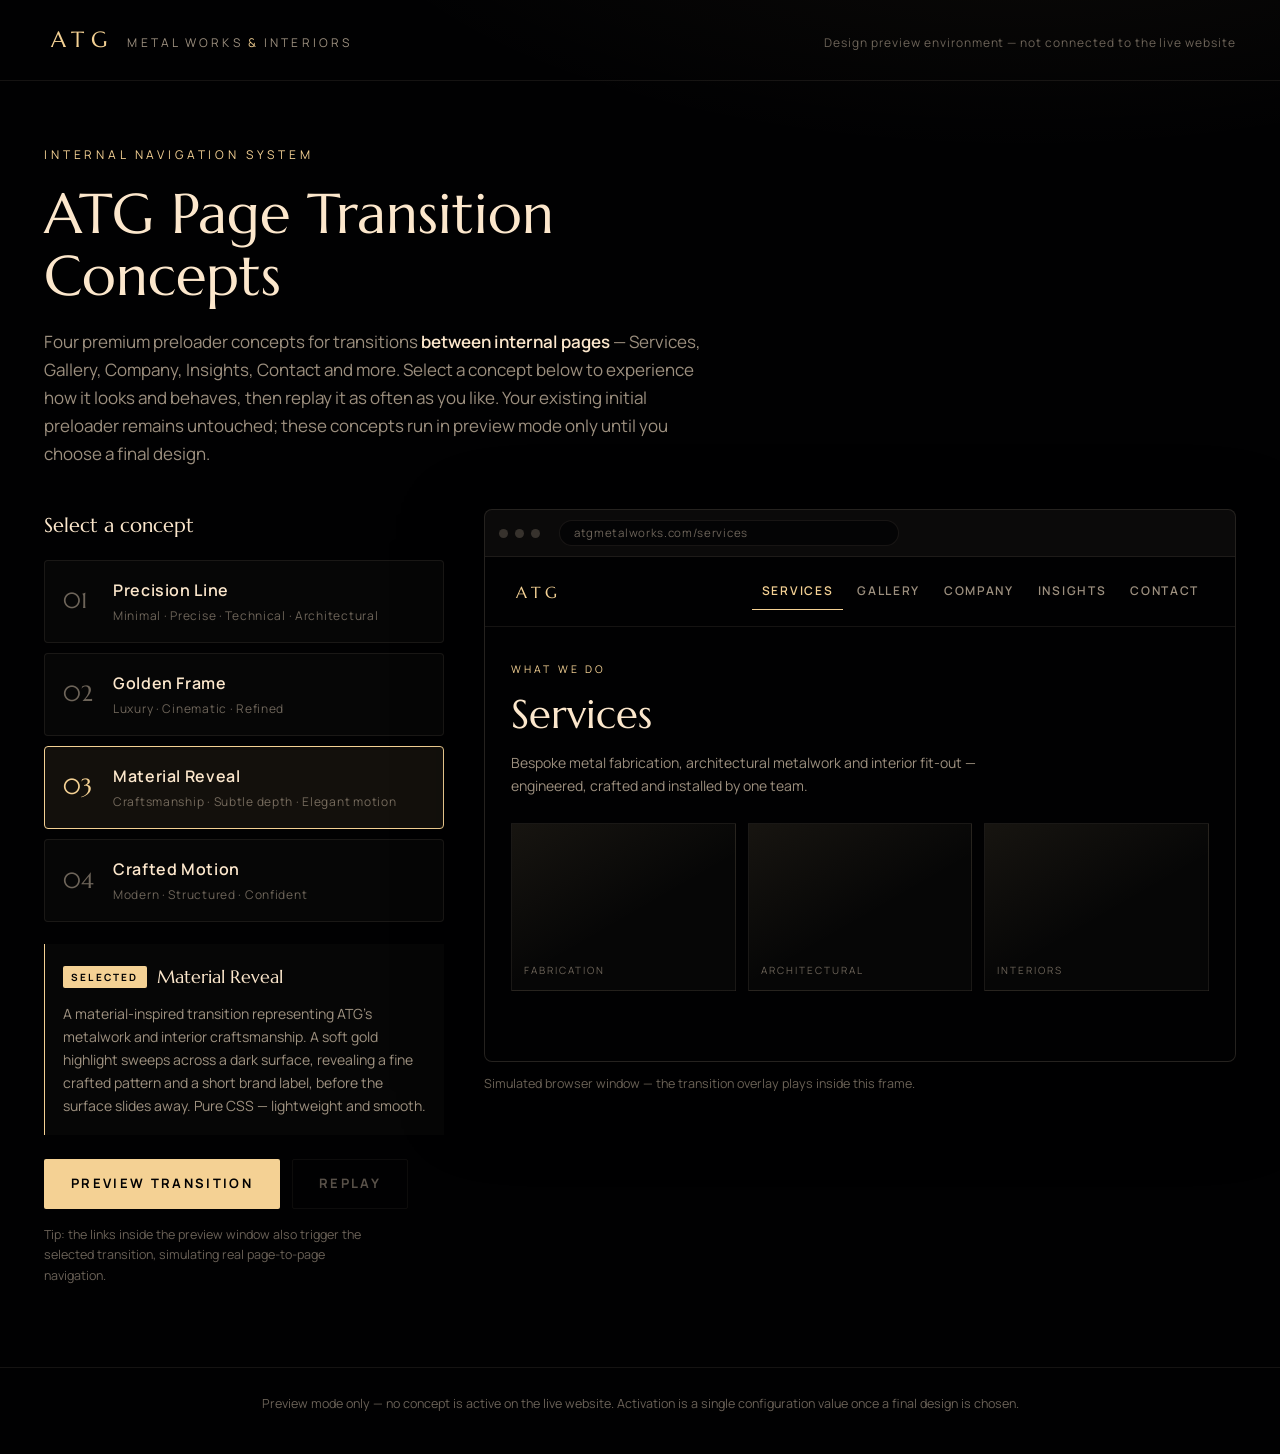
<file: app/index.html>
<!doctype html>
<html lang="en">
<head>
<meta charset="utf-8">
<meta name="viewport" content="width=device-width, initial-scale=1">
<title>ATG Page Transition Concepts — Preview Showcase</title>
<meta name="description" content="Preview and compare four premium page-transition preloader concepts for ATG Metal Works & Interiors internal page navigation.">
<link rel="preconnect" href="https://fonts.googleapis.com">
<link rel="preconnect" href="https://fonts.gstatic.com" crossorigin>
<link href="https://fonts.googleapis.com/css2?family=Marcellus&family=Manrope:wght@400;500;600;700&display=swap" rel="stylesheet">
<link rel="stylesheet" href="./assets/css/atg-transitions.css">
<link rel="stylesheet" href="./assets/css/showcase.css">
</head>
<body>

<header class="site-head">
  <div class="site-head__inner">
    <div class="brand">
      <span class="brand__mark" aria-hidden="true">ATG</span>
      <span class="brand__name">Metal Works <em>&amp;</em> Interiors</span>
    </div>
    <p class="site-head__note">Design preview environment — not connected to the live website</p>
  </div>
</header>

<main class="page">

  <section class="intro" aria-labelledby="page-title">
    <p class="intro__kicker">Internal navigation system</p>
    <h1 id="page-title">ATG Page Transition Concepts</h1>
    <p class="intro__lede">
      Four premium preloader concepts for transitions <strong>between internal pages</strong> — Services, Gallery,
      Company, Insights, Contact and more. Select a concept below to experience how it looks and behaves,
      then replay it as often as you like. Your existing initial preloader remains untouched; these concepts
      run in preview mode only until you choose a final design.
    </p>
  </section>

  <section class="lab" aria-label="Transition concept laboratory">

    <div class="lab__controls">
      <h2 class="lab__heading">Select a concept</h2>

      <div class="concept-list" role="group" aria-label="Preloader concepts">
        <button type="button" class="concept-card" data-concept="precision-line" aria-pressed="false">
          <span class="concept-card__num">01</span>
          <span class="concept-card__body">
            <span class="concept-card__name">Precision Line</span>
            <span class="concept-card__char">Minimal · Precise · Technical · Architectural</span>
          </span>
        </button>
        <button type="button" class="concept-card" data-concept="golden-frame" aria-pressed="false">
          <span class="concept-card__num">02</span>
          <span class="concept-card__body">
            <span class="concept-card__name">Golden Frame</span>
            <span class="concept-card__char">Luxury · Cinematic · Refined</span>
          </span>
        </button>
        <button type="button" class="concept-card" data-concept="material-reveal" aria-pressed="true">
          <span class="concept-card__num">03</span>
          <span class="concept-card__body">
            <span class="concept-card__name">Material Reveal</span>
            <span class="concept-card__char">Craftsmanship · Subtle depth · Elegant motion</span>
          </span>
        </button>
        <button type="button" class="concept-card" data-concept="crafted-motion" aria-pressed="false">
          <span class="concept-card__num">04</span>
          <span class="concept-card__body">
            <span class="concept-card__name">Crafted Motion</span>
            <span class="concept-card__char">Modern · Structured · Confident</span>
          </span>
        </button>
      </div>

      <div class="concept-detail" aria-live="polite">
        <p class="concept-detail__selected"><span class="chip">Selected</span> <span id="detail-name">Material Reveal</span></p>
        <p class="concept-detail__desc" id="detail-desc"></p>
      </div>

      <div class="lab__actions">
        <button type="button" class="btn btn--primary" id="btn-preview">Preview Transition</button>
        <button type="button" class="btn btn--ghost" id="btn-replay" disabled>Replay</button>
      </div>
      <p class="lab__hint">Tip: the links inside the preview window also trigger the selected transition, simulating real page-to-page navigation.</p>
    </div>

    <div class="lab__stage-col">
      <div class="stage" id="stage">
        <div class="stage__chrome" aria-hidden="true">
          <span class="stage__dot"></span><span class="stage__dot"></span><span class="stage__dot"></span>
          <span class="stage__url" id="stage-url">atgmetalworks.com/services</span>
        </div>
        <div class="stage__viewport" id="stage-viewport">
          <nav class="mock-nav" aria-label="Simulated website pages">
            <span class="mock-nav__brand">ATG</span>
            <div class="mock-nav__links">
              <button type="button" class="mock-link" data-page="services" aria-current="page">Services</button>
              <button type="button" class="mock-link" data-page="gallery">Gallery</button>
              <button type="button" class="mock-link" data-page="company">Company</button>
              <button type="button" class="mock-link" data-page="insights">Insights</button>
              <button type="button" class="mock-link" data-page="contact">Contact</button>
            </div>
          </nav>
          <div class="mock-page" id="mock-page"><!-- mock destination content injected by JS --></div>
        </div>
      </div>
      <p class="stage__caption">Simulated browser window — the transition overlay plays inside this frame.</p>
    </div>

  </section>

</main>

<footer class="site-foot">
  <p>Preview mode only — no concept is active on the live website. Activation is a single configuration value once a final design is chosen.</p>
</footer>

<script src="./assets/js/atg-transitions.js"></script>
<script src="./assets/js/showcase.js"></script>
</body>
</html>
</file>
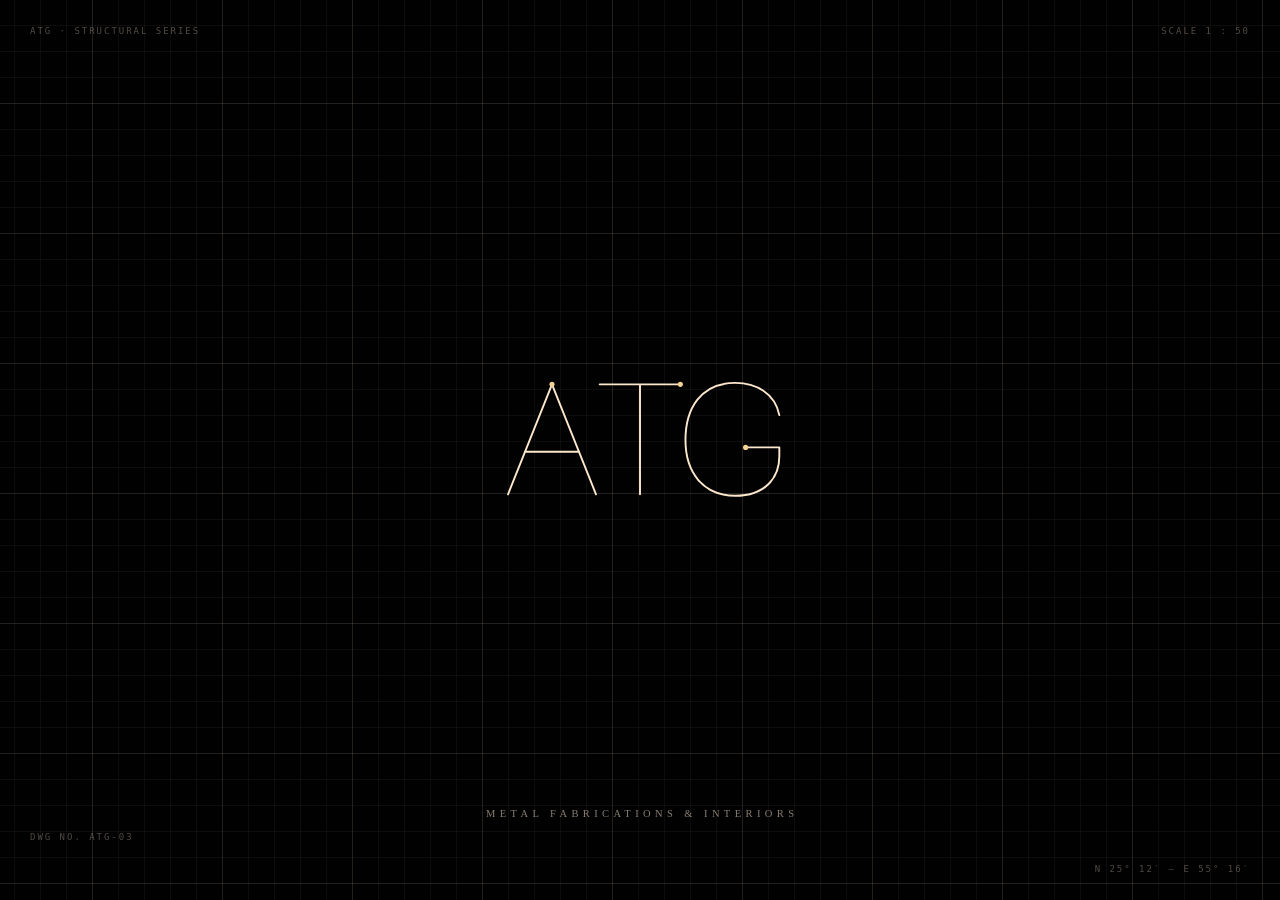
<file: blueprint-preloader.html>
<!DOCTYPE html>
<html lang="en">
<head>
<meta charset="UTF-8"/>
<meta name="viewport" content="width=device-width, initial-scale=1.0"/>
<title>ATG — Blueprint Preloader Test</title>
<style>
/* ============================================================
   ATG METAL FABRICATIONS & INTERIORS — BLUEPRINT PRELOADER
   ============================================================ */
:root {
  --black: #010102;
  --cream: #FCE7CC;
  --gold: #F4D194;
  --ease-out: cubic-bezier(0.22, 1, 0.36, 1);
  --ease-luxe: cubic-bezier(0.65, 0, 0.15, 1);
  --ease-soft: cubic-bezier(0.4, 0, 0.1, 1);
  --mono: ui-monospace, "SF Mono", "Cascadia Mono", Menlo, Consolas, monospace;
}
*, *::before, *::after { margin: 0; padding: 0; box-sizing: border-box; }
html, body { height: 100%; }
body { 
    background: var(--black); 
    color: var(--cream); 
    overflow: hidden; 
}

#preloader {
    position: fixed;
    inset: 0;
    z-index: 9999;
    background: var(--black);
    display: flex;
    align-items: center;
    justify-content: center;
    transition: all 1.2s var(--ease-soft);
}

/* Exit Animation */
#preloader.is-exiting {
    opacity: 0;
    filter: blur(18px);
    transform: scale(1.05);
    pointer-events: none;
}

/* ============================================================
   PRELOADER 03 — CONSTRUCTION PROCESS (blueprint → logo)
   ============================================================ */
.v {
    position: absolute;
    inset: 0;
    display: flex;
    align-items: center;
    justify-content: center;
}

.v3 .bp-grid {
    position: absolute;
    inset: -3%;
    opacity: 0;
    transform: scale(1.045);
    background-image:
        linear-gradient(rgba(252,231,204,0.05) 1px, transparent 1px),
        linear-gradient(90deg, rgba(252,231,204,0.05) 1px, transparent 1px),
        linear-gradient(rgba(252,231,204,0.09) 1px, transparent 1px),
        linear-gradient(90deg, rgba(252,231,204,0.09) 1px, transparent 1px);
    background-size: 26px 26px, 26px 26px, 130px 130px, 130px 130px;
    animation: v3grid 1.1s var(--ease-out) 0.05s forwards;
}

@keyframes v3grid {
    to { opacity: 1; transform: scale(1); }
}

.v3-svg {
    width: min(86vw, 660px);
    height: auto;
    display: block;
    z-index: 1;
}

.v3 .sl {
    stroke: rgba(252,231,204,0.75);
    stroke-width: 1.4;
    fill: none;
    stroke-dasharray: 1;
    stroke-dashoffset: 1;
    animation: draw 0.7s var(--ease-luxe) forwards;
}

@keyframes draw {
    to { stroke-dashoffset: 0; }
}

@keyframes fadeIn {
    to { opacity: 1; }
}

@keyframes ndIn {
    to { opacity: 1; transform: scale(1); }
}

@keyframes wmIn {
    to { opacity: 1; filter: blur(0); }
}

.v3 .col { animation-delay: 0.3s; }
.v3 .beam { animation-delay: 0.55s; }
.v3 .brace { animation-delay: 0.8s; }

.v3 .cd {
    stroke: rgba(252,231,204,0.3);
    stroke-width: 1;
    fill: none;
    stroke-dasharray: 5 6;
    opacity: 0;
    animation: fadeIn 0.7s 0.7s forwards;
}

.v3 .jn circle {
    fill: var(--gold);
    opacity: 0;
    transform: scale(0);
    transform-box: fill-box;
    transform-origin: center;
    animation: ndIn 0.4s var(--ease-out) forwards;
}

.v3 .j1 { animation-delay: 1.05s; }
.v3 .j2 { animation-delay: 1.10s; }
.v3 .j3 { animation-delay: 1.15s; }
.v3 .j4 { animation-delay: 1.20s; }
.v3 .j5 { animation-delay: 1.25s; }
.v3 .j6 { animation-delay: 1.30s; }

.v3 .st {
    transform-box: fill-box;
    transform-origin: center;
    animation: v3st 0.55s var(--ease-soft) 1.4s forwards;
}

@keyframes v3st {
    to { opacity: 0; transform: scale(0.965); }
}

.v3 .lt {
    stroke: var(--cream);
    stroke-width: 2.6;
    stroke-linecap: round;
    stroke-linejoin: round;
    fill: none;
    stroke-dasharray: 1;
    stroke-dashoffset: 1;
    animation: draw 0.65s var(--ease-luxe) forwards;
}

.v3 .l1 { animation-delay: 1.35s; }
.v3 .l2 { animation-delay: 1.5s; }
.v3 .l3 { animation-delay: 1.65s; }

.v3 .nd {
    fill: var(--gold);
    opacity: 0;
    transform: scale(0);
    transform-box: fill-box;
    transform-origin: center;
    animation: ndIn 0.4s var(--ease-out) forwards;
}

.v3 .n1 { animation-delay: 2.15s; }
.v3 .n2 { animation-delay: 2.2s; }
.v3 .n3 { animation-delay: 2.25s; }

.v3 .lbl {
    position: absolute;
    font: 9px var(--mono);
    letter-spacing: 0.22em;
    color: rgba(252,231,204,0.32);
    white-space: nowrap;
    opacity: 0;
    animation: fadeIn 0.8s forwards;
}

.v3 .la { top: 26px; left: 30px; animation-delay: 0.5s; }
.v3 .lb { top: 26px; right: 30px; animation-delay: 0.65s; }
.v3 .lc { bottom: 26px; right: 30px; animation-delay: 0.8s; }
.v3 .ld { bottom: 58px; left: 30px; animation-delay: 0.95s; }

.v3-word {
    position: absolute;
    bottom: 9vh;
    left: 50%;
    transform: translateX(-50%);
    z-index: 1;
    font-size: 10.5px;
    letter-spacing: 0.42em;
    text-indent: 0.42em;
    color: rgba(252,231,204,0.55);
    white-space: nowrap;
    opacity: 0;
    filter: blur(5px);
    animation: wmIn 0.8s var(--ease-out) 2s forwards;
}

/* Simulated Homepage content */
#site {
    opacity: 0;
    transition: opacity 1s ease 1s;
    padding: 50px;
    text-align: center;
    font-family: sans-serif;
}
#site.revealed {
    opacity: 1;
}
</style>
</head>
<body>

<div id="site">
    <h1>Welcome to ATG</h1>
    <p>The preloader has finished.</p>
</div>

<div id="preloader" class="v3">
    <div class="v v3">
        <div class="bp-grid"></div>
        <span class="lbl la">ATG &middot; STRUCTURAL SERIES</span>
        <span class="lbl lb">SCALE 1 : 50</span>
        <span class="lbl lc">N 25&deg; 12&prime; &mdash; E 55&deg; 16&prime;</span>
        <span class="lbl ld">DWG NO. ATG-03</span>
        <svg class="v3-svg" viewBox="0 0 900 560" fill="none" aria-hidden="true">
            <g class="st">
                <path class="sl col" d="M250 420 V160 M450 420 V160 M650 420 V160" pathLength="1"/>
                <path class="sl beam" d="M250 160 H650 M250 290 H650" pathLength="1"/>
                <path class="sl brace" d="M250 420 L450 160" pathLength="1"/>
                <path class="cd" d="M210 160 V420 M250 120 H650"/>
                <g class="jn">
                    <circle class="j1" cx="250" cy="160" r="3.5"/><circle class="j2" cx="450" cy="160" r="3.5"/>
                    <circle class="j3" cx="650" cy="160" r="3.5"/><circle class="j4" cx="250" cy="420" r="3.5"/>
                    <circle class="j5" cx="450" cy="420" r="3.5"/><circle class="j6" cx="650" cy="420" r="3.5"/>
                </g>
            </g>
            
            <!-- ATG_PATHS injected here -->
            <path class="lt l1" d="M270 340 L330 190 L390 340 M293 282 L367 282" pathLength="1"/>
            <path class="lt l2" d="M450 190 V340 M395 190 H505" pathLength="1"/>
            <path class="lt l3" d="M640 232 C634 202 608 188 580 188 C532 188 512 224 512 266 C512 310 536 342 580 342 C620 342 640 318 640 288 V276 H594" pathLength="1"/>
            
            <circle class="nd n1" cx="330" cy="190" r="3.5"/>
            <circle class="nd n2" cx="505" cy="190" r="3.5"/>
            <circle class="nd n3" cx="594" cy="276" r="3.5"/>
        </svg>
        <div class="v3-word">METAL FABRICATIONS &amp; INTERIORS</div>
    </div>
</div>

<script>
    // Simulate preloader duration and exit
    document.addEventListener("DOMContentLoaded", function() {
        const preloader = document.getElementById('preloader');
        const site = document.getElementById('site');
        
        // Wait for animations to finish, then exit (2.85s based on original config)
        setTimeout(() => {
            preloader.classList.add('is-exiting');
            site.classList.add('revealed');
            
            // Remove from DOM after exit transition
            setTimeout(() => {
                preloader.style.display = 'none';
            }, 1000);
        }, 3200); // 3.2 seconds lets you see the whole animation
    });
</script>

</body>
</html>
</file>
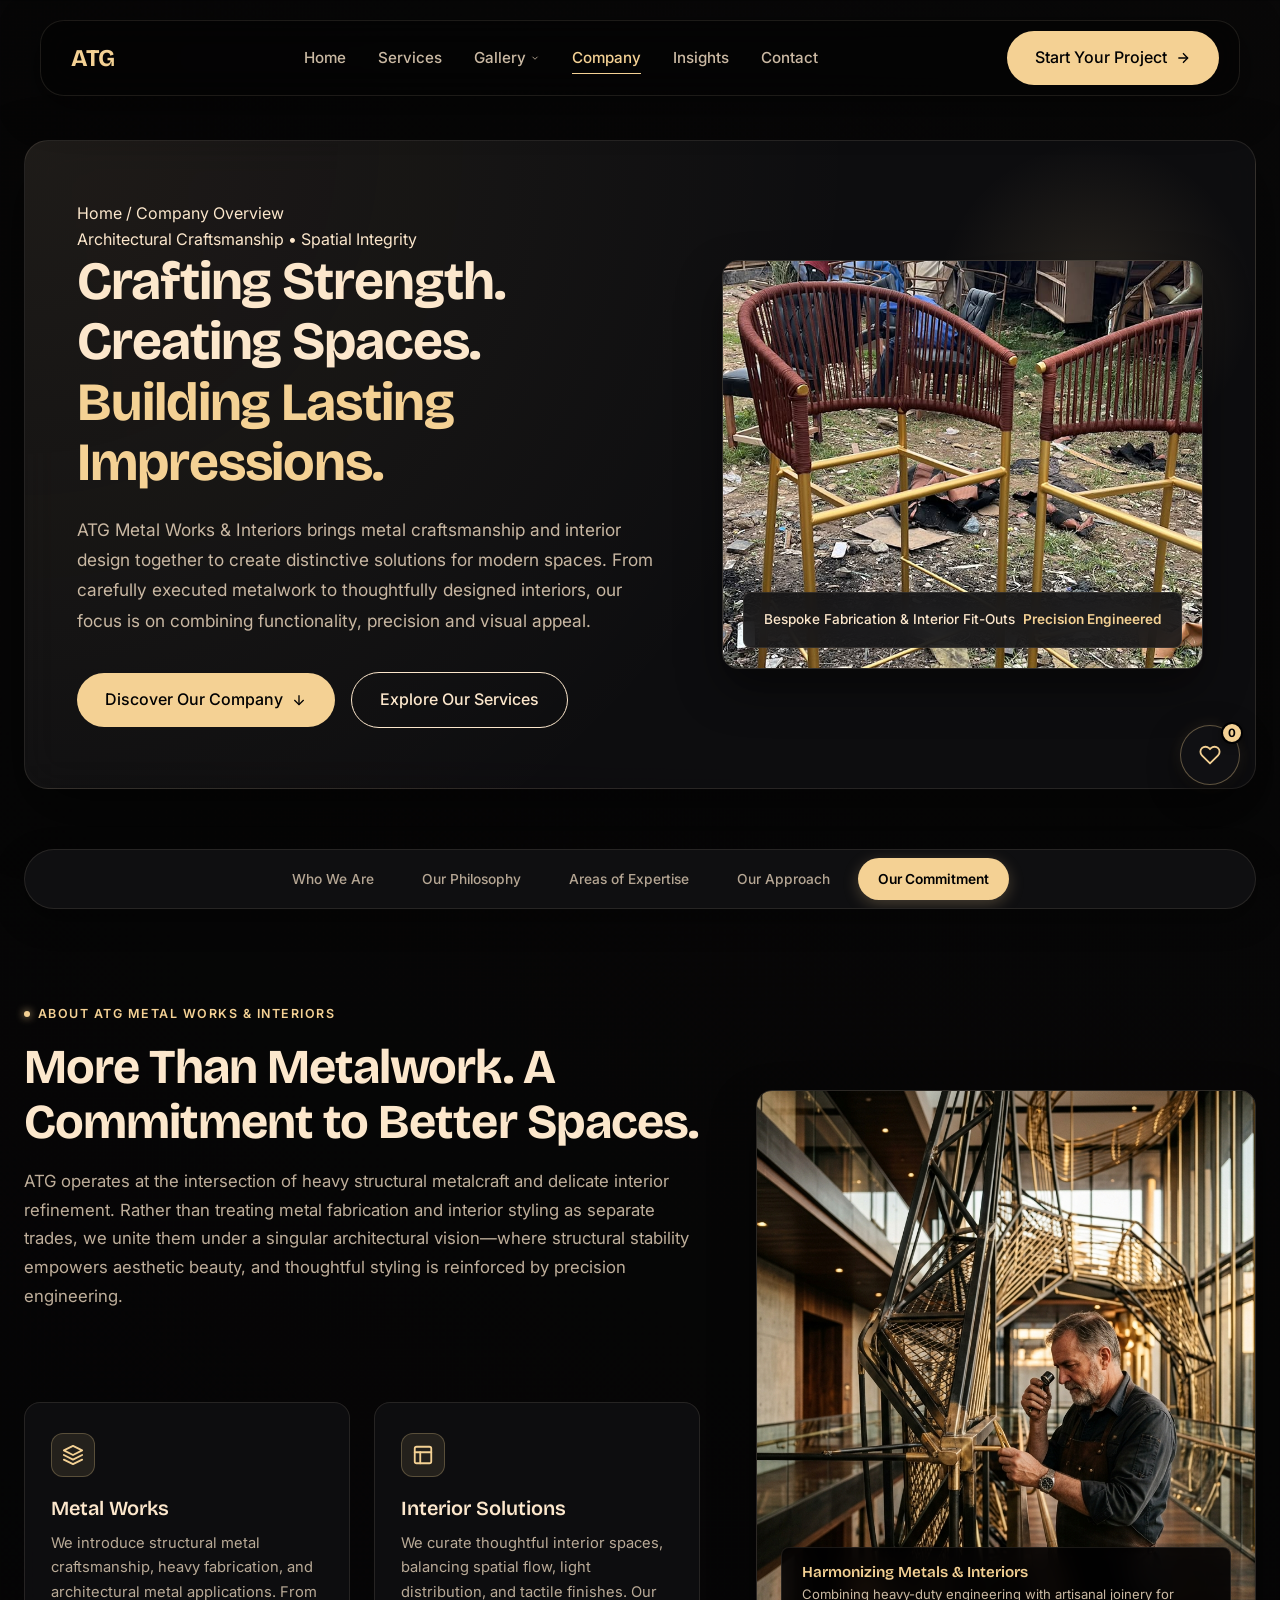
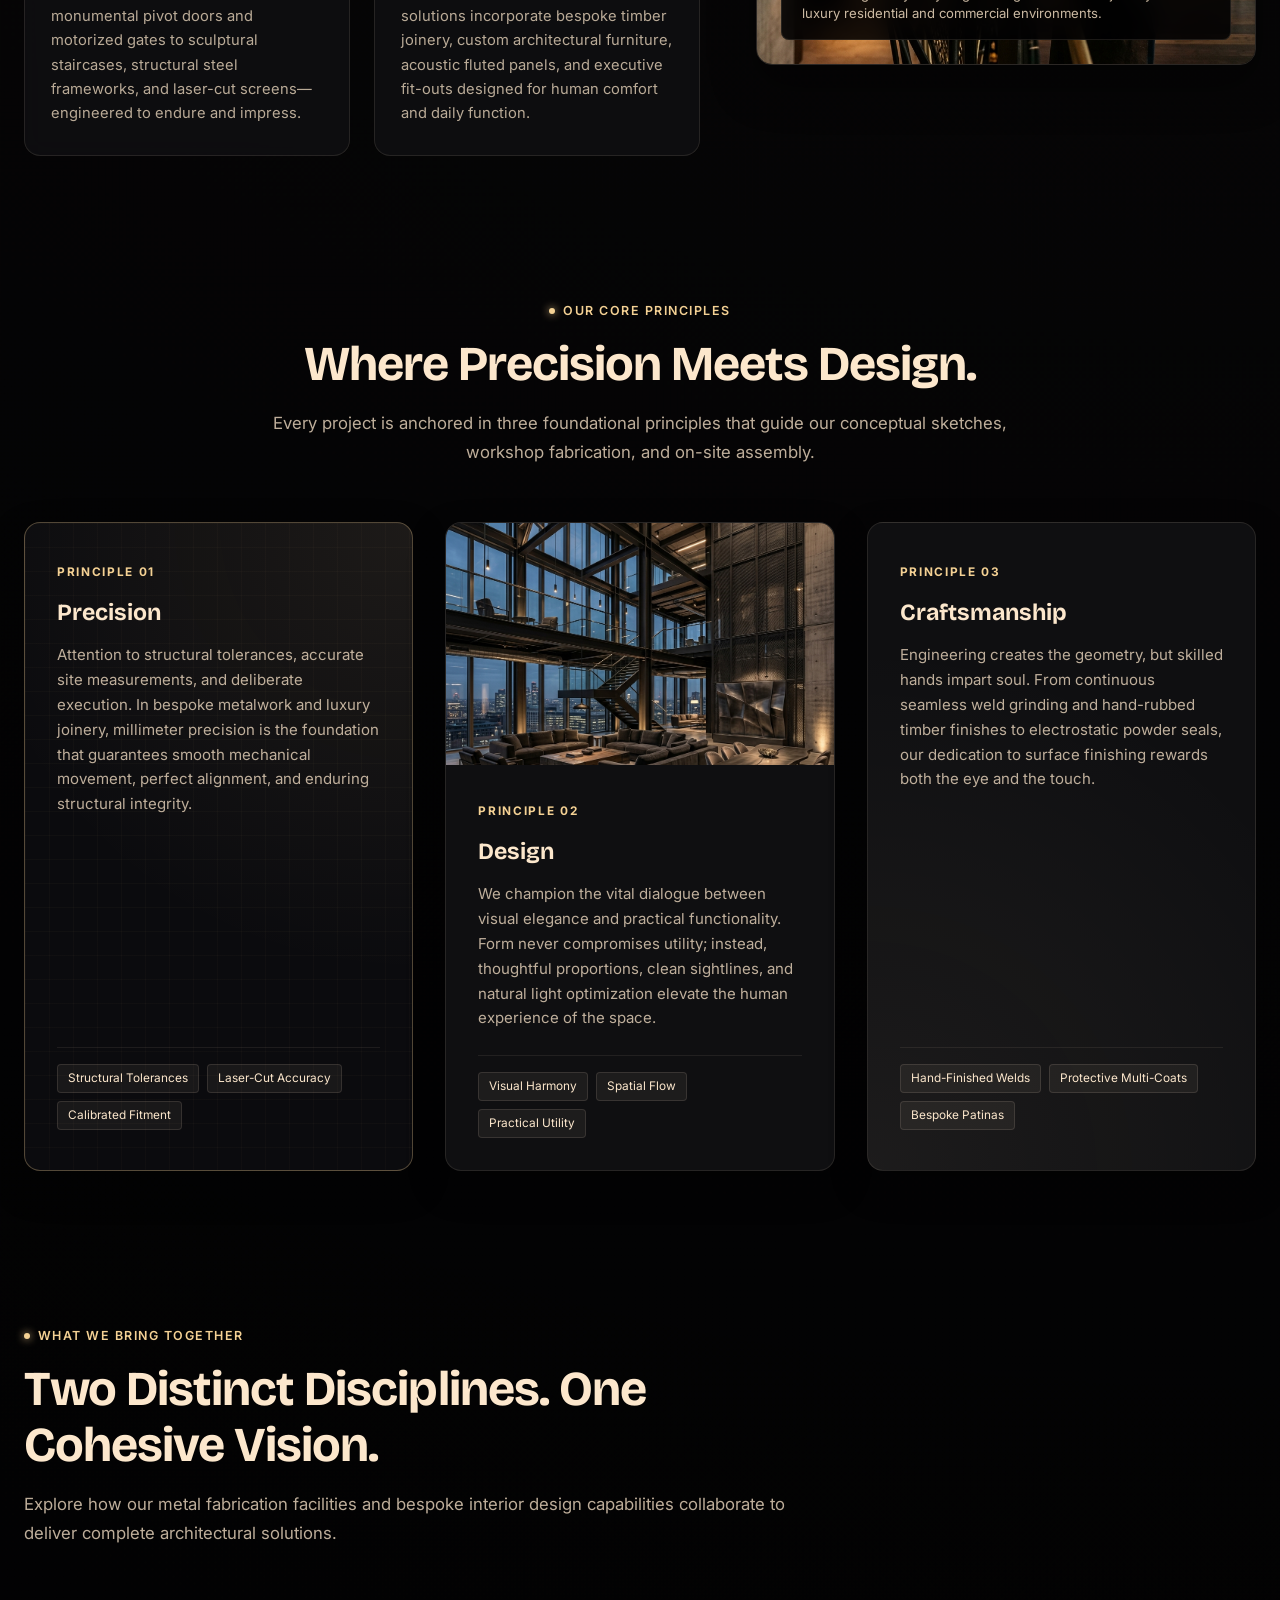
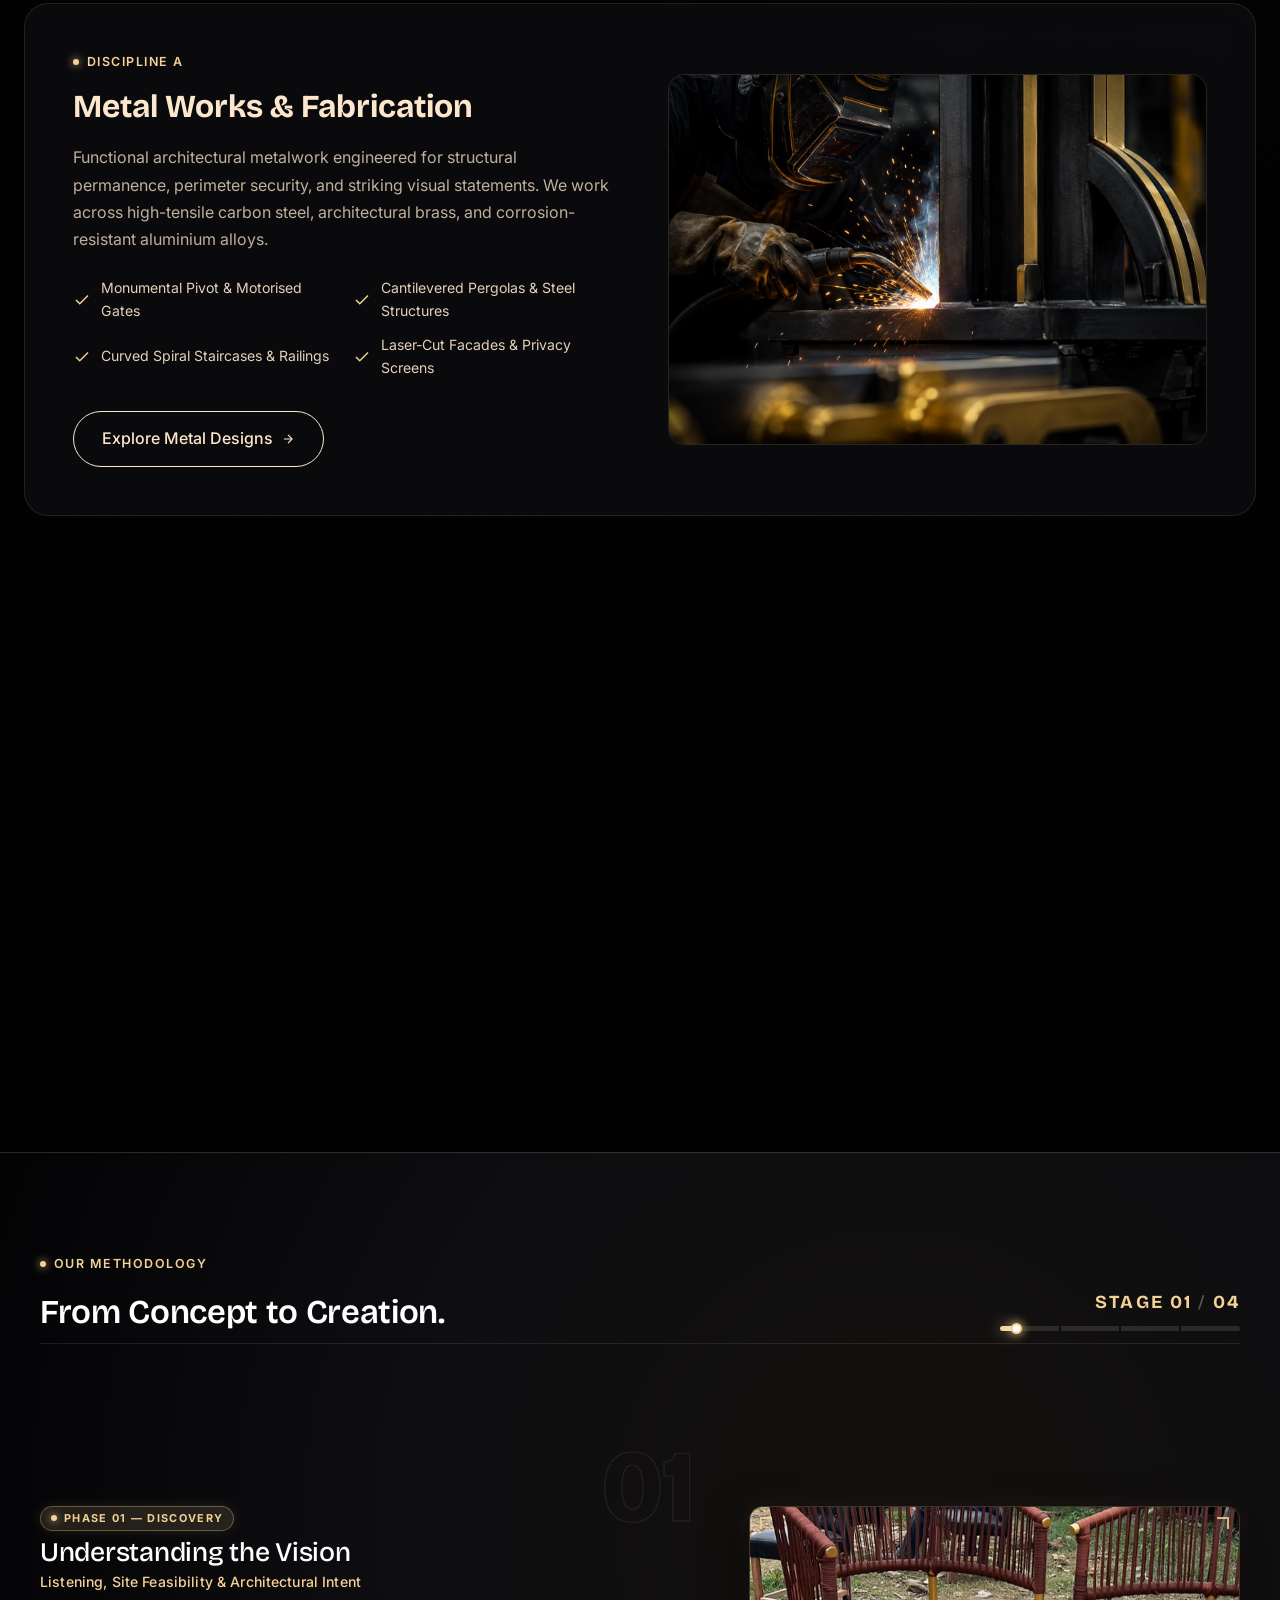
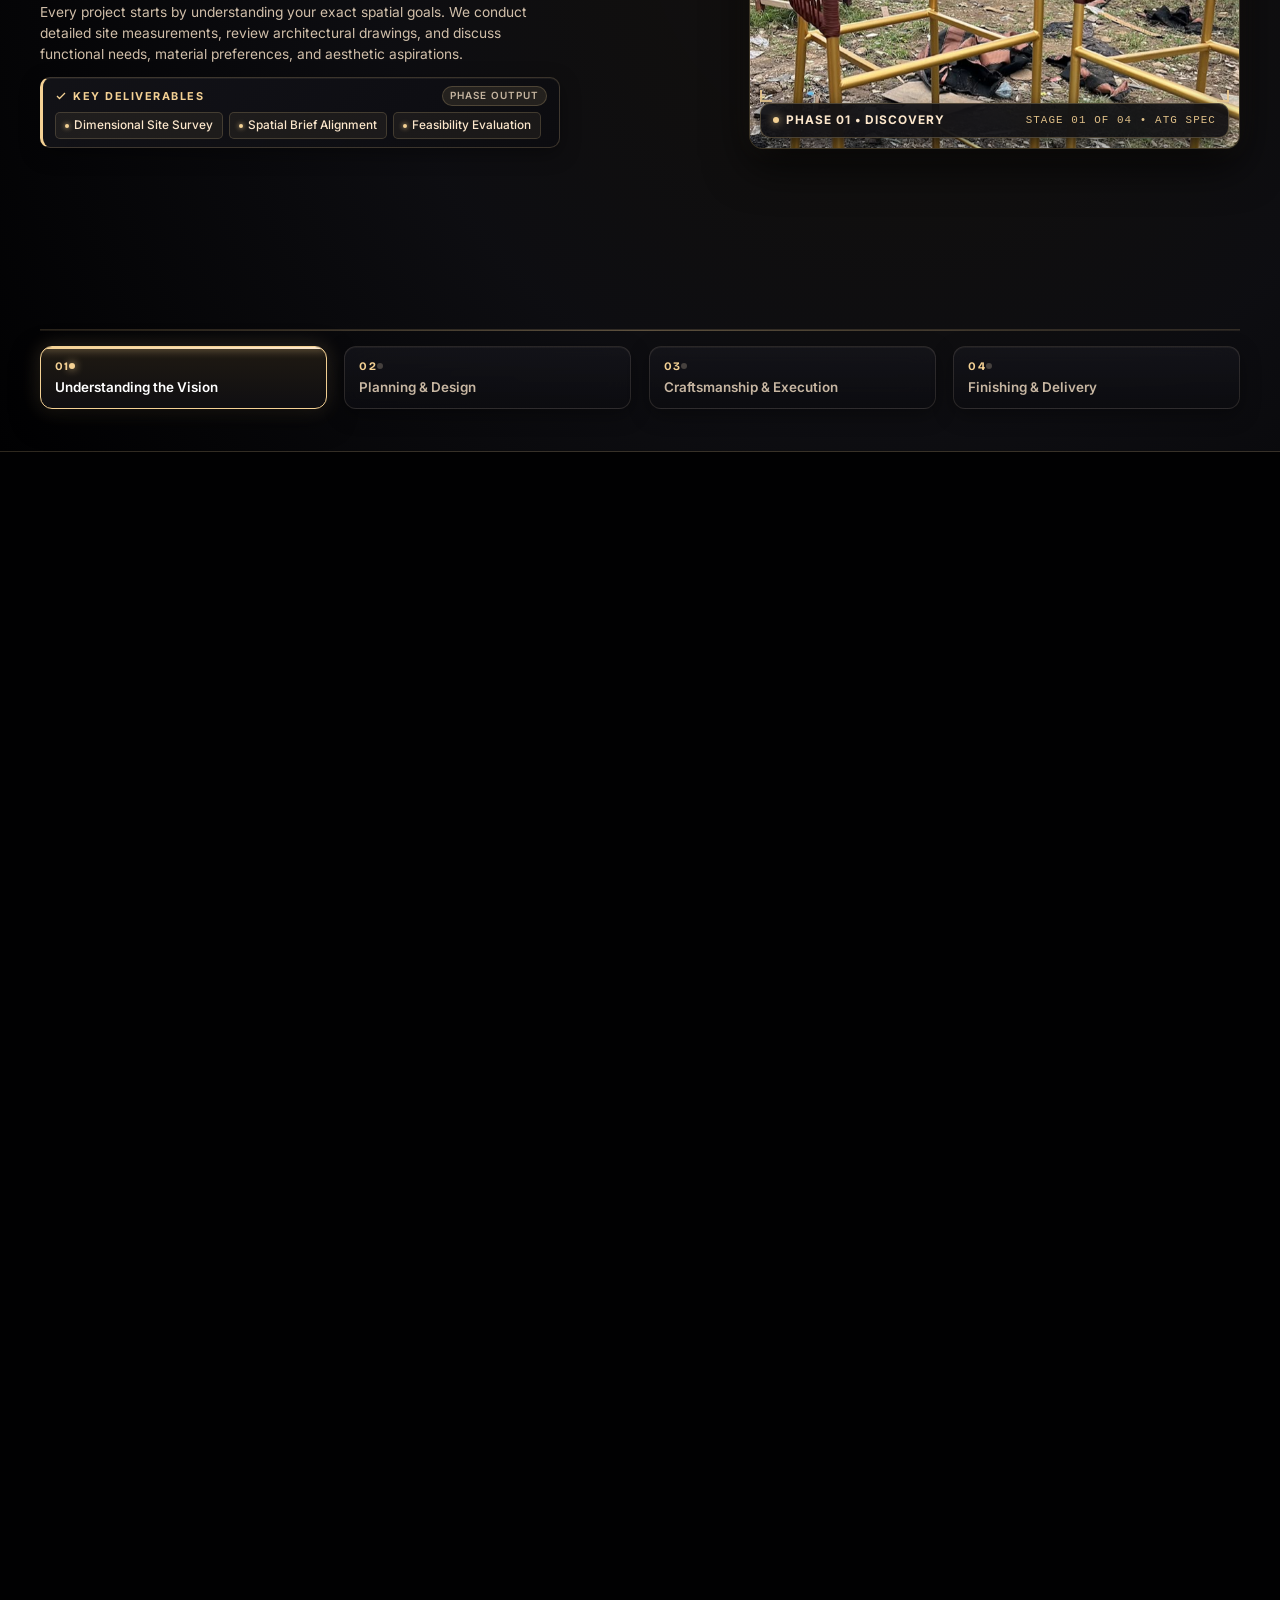
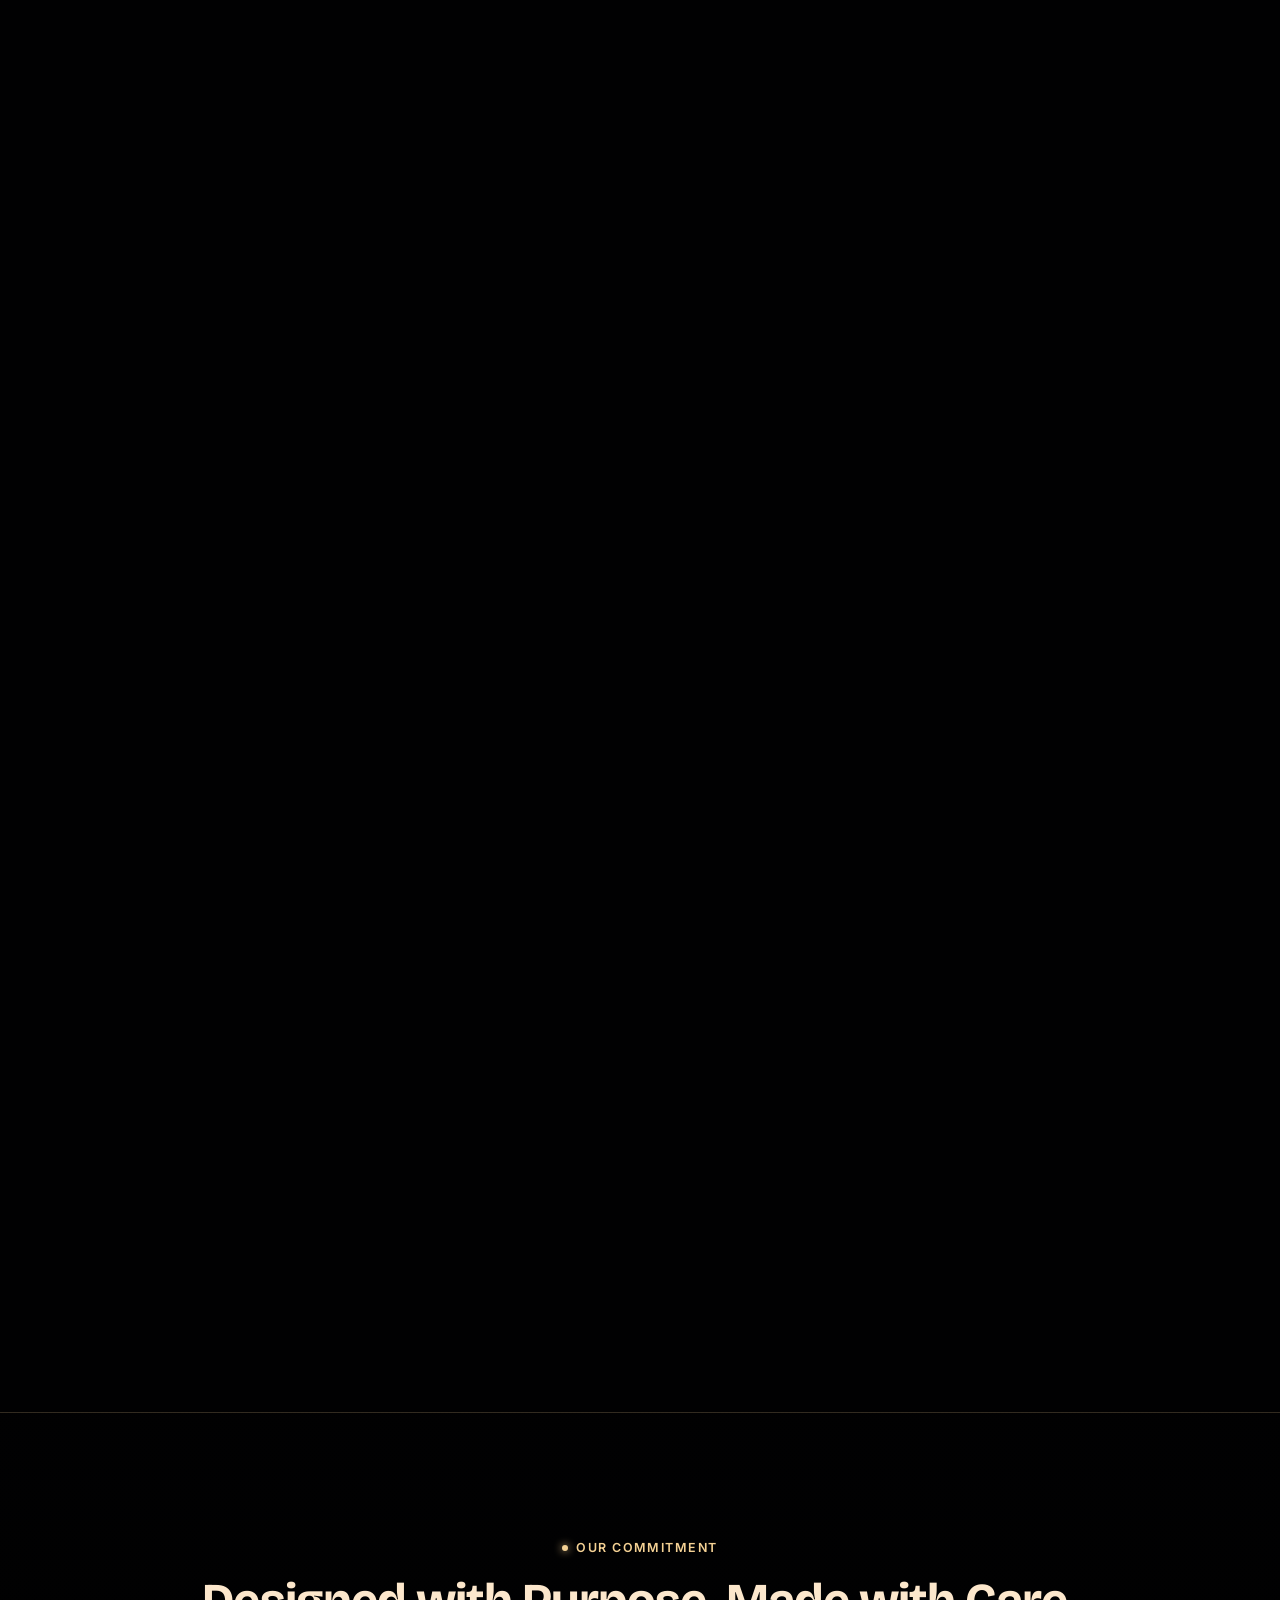
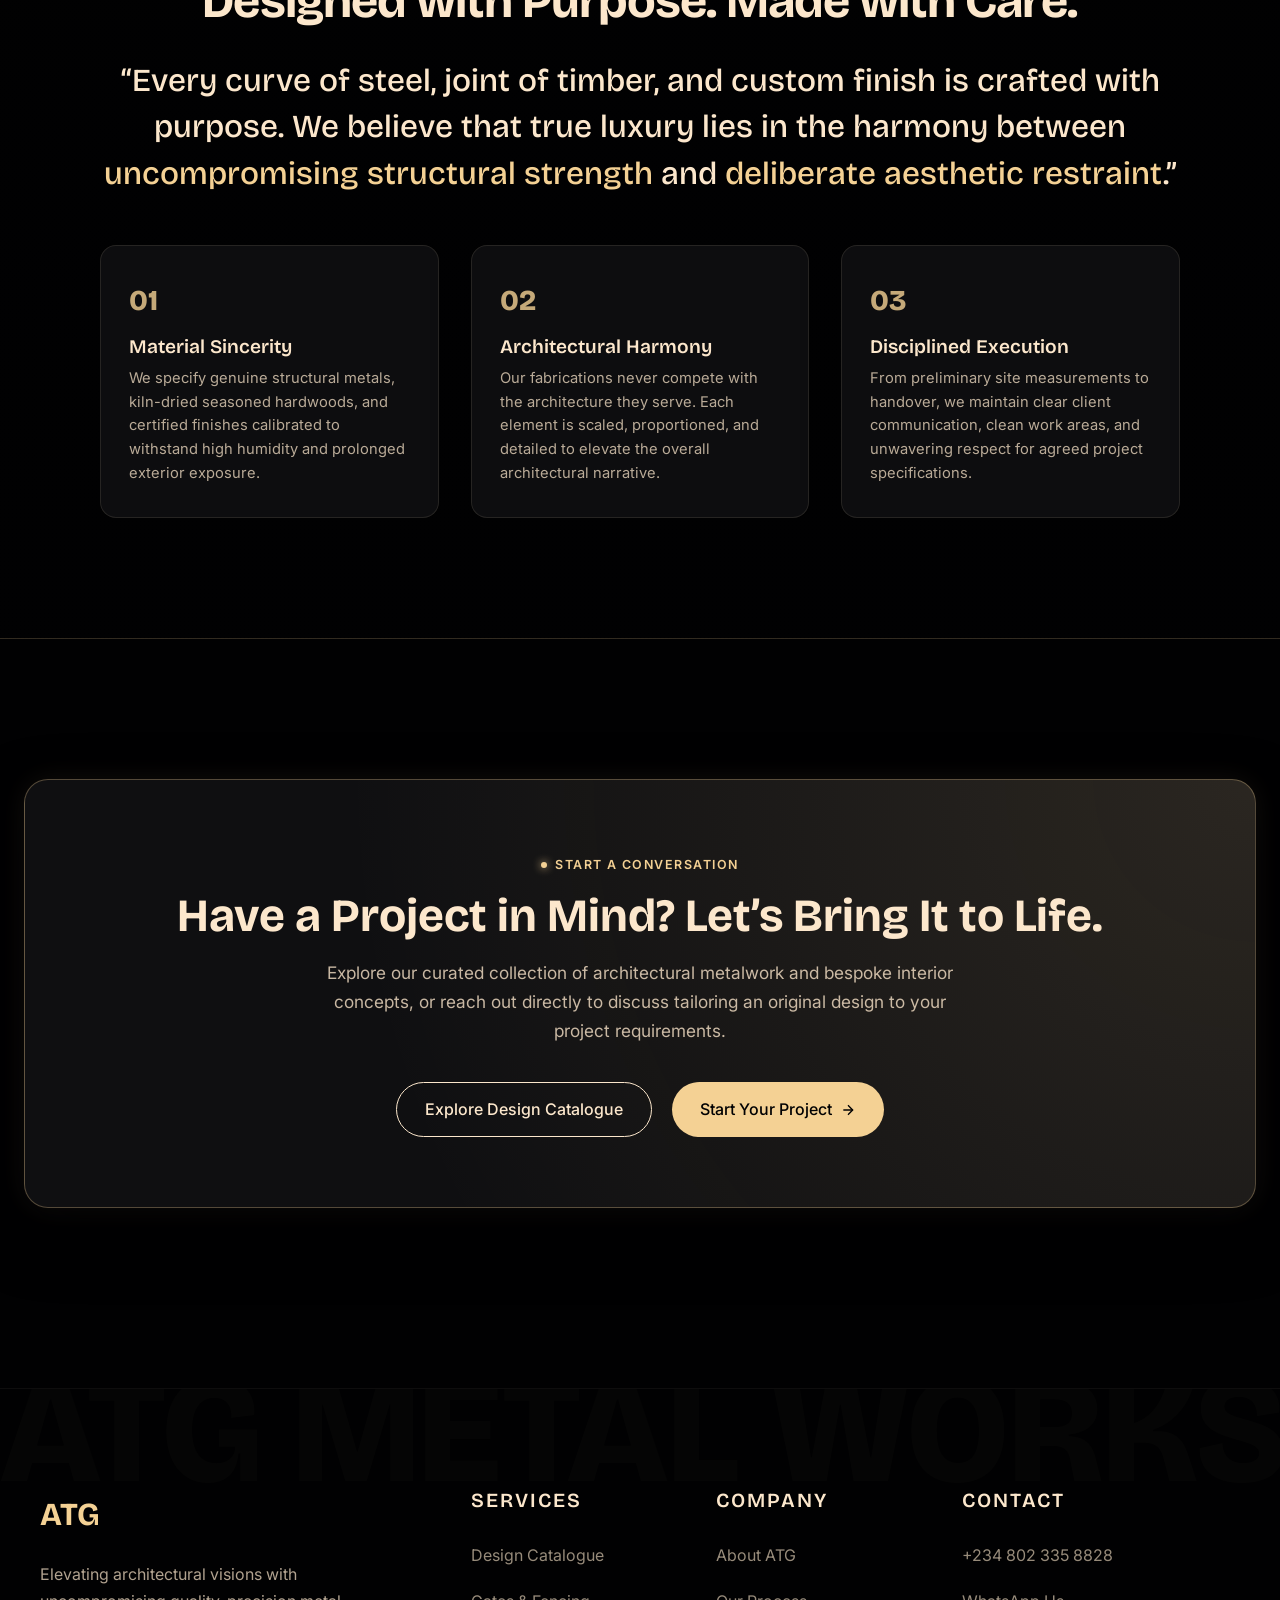
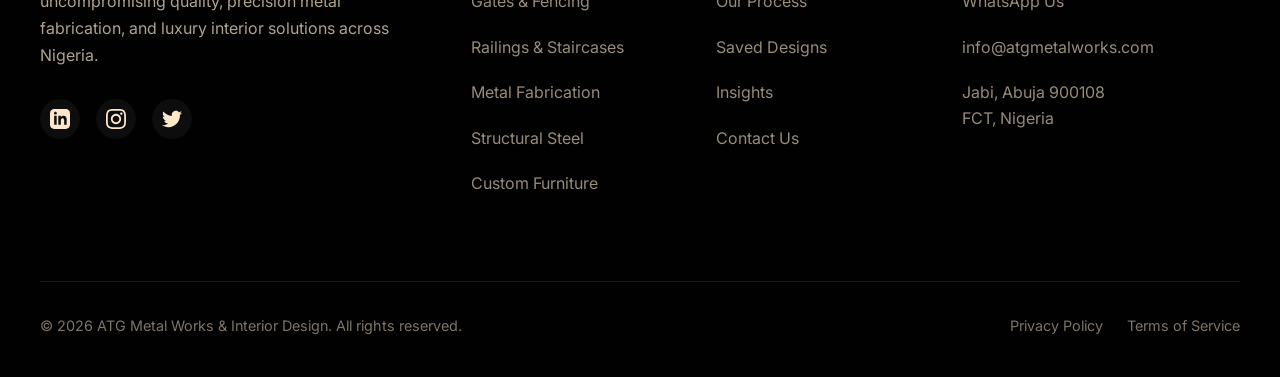
<file: company.html>
<!DOCTYPE html>
<html lang="en">

<head>
    <meta charset="UTF-8">
    <meta name="viewport" content="width=device-width, initial-scale=1.0">
    <title>Company Overview | ATG Metal Works & Interior Design</title>
    <!-- Google Fonts -->
    <link rel="preconnect" href="https://fonts.googleapis.com">
    <link rel="preconnect" href="https://fonts.gstatic.com" crossorigin>
    <link
        href="https://fonts.googleapis.com/css2?family=Bricolage+Grotesque:opsz,wght@12..96,400;500;600;700;800&family=Inter:wght@300;400;500;600&display=swap"
        rel="stylesheet">
    <!-- Stylesheets -->
    <link rel="stylesheet" href="CSS/style.css">
    <link rel="stylesheet" href="CSS/company.css">
    <link rel="stylesheet" href="CSS/atg-transitions.css">
</head>

<body class="company-page">

    <!-- Mobile Menu Overlay -->
    <div class="mobile-menu-overlay" id="mobileMenu">
        <div class="mobile-menu-header">
            <a href="index.html" class="logo">ATG</a>
            <button class="close-menu-btn" id="closeMenuBtn" aria-label="Close Menu">
                <svg width="24" height="24" viewBox="0 0 24 24" fill="none" stroke="currentColor" stroke-width="2">
                    <line x1="18" y1="6" x2="6" y2="18"></line>
                    <line x1="6" y1="6" x2="18" y2="18"></line>
                </svg>
            </button>
        </div>
        <div class="mobile-nav-links">
            <a href="index.html" class="mobile-nav-item">Home</a>
            <a href="services.html" class="mobile-nav-item">Services</a>

            <div class="mobile-accordion">
                <button class="mobile-accordion-btn">Gallery <span class="arrow">▼</span></button>
                <div class="mobile-accordion-content">
                    <a href="gallery.html">All Projects</a>
                    <a href="gallery.html?category=Metal%20Fabrication">Metal Fabrication</a>
                    <a href="gallery.html?category=Interior%20Projects">Interior Projects</a>
                    <a href="gallery.html?category=Furniture%20%26%20Joinery">Furniture &amp; Joinery</a>
                    <a href="gallery.html?category=Commercial%20Projects">Commercial Projects</a>
                    <a href="gallery.html?category=Residential%20Projects">Residential Projects</a>
                </div>
            </div>

            <a href="company.html" class="mobile-nav-item active">Company</a>
            <a href="insights.html" class="mobile-nav-item">Insights</a>
            <a href="contact.html" class="mobile-nav-item">Contact</a>
            <a href="favourites.html" class="mobile-nav-item">Saved Designs</a>
        </div>
        <div class="mobile-menu-footer">
            <a href="start-your-project.html" class="btn btn-primary full-width">
                Start Your Project
                <svg width="16" height="16" viewBox="0 0 24 24" fill="none" stroke="currentColor" stroke-width="2">
                    <line x1="5" y1="12" x2="19" y2="12"></line>
                    <polyline points="12 5 19 12 12 19"></polyline>
                </svg>
            </a>
        </div>
    </div>

    <!-- Floating Navbar -->
    <header class="navbar-wrapper" id="navbarWrapper">
        <nav class="navbar">
            <a href="index.html" class="logo">
                ATG
            </a>

            <!-- Desktop Navigation -->
            <ul class="nav-links">
                <li class="nav-item">
                    <a href="index.html" class="nav-link">Home</a>
                </li>

                <li class="nav-item">
                    <a href="services.html" class="nav-link">Services</a>
                </li>

                <li class="nav-item has-dropdown">
                    <a href="gallery.html" class="nav-link">Gallery <svg class="dropdown-arrow" width="10" height="10"
                            viewBox="0 0 24 24" fill="none" stroke="currentColor" stroke-width="2">
                            <polyline points="6 9 12 15 18 9"></polyline>
                        </svg></a>
                    <div class="dropdown-menu image-dropdown">
                        <div class="image-dropdown-inner">
                            <div class="menu-column">
                                <a href="gallery.html" class="dropdown-link">All Projects</a>
                                <a href="gallery.html?category=Metal%20Fabrication" class="dropdown-link">Metal Fabrication</a>
                                <a href="gallery.html?category=Interior%20Projects" class="dropdown-link">Interior Projects</a>
                                <a href="gallery.html?category=Furniture%20%26%20Joinery" class="dropdown-link">Furniture &amp; Joinery</a>
                                <a href="gallery.html?category=Commercial%20Projects" class="dropdown-link">Commercial Projects</a>
                                <a href="gallery.html?category=Residential%20Projects" class="dropdown-link">Residential Projects</a>
                                <a href="gallery.html" class="dropdown-link view-all">View All Projects <svg width="12" height="12"
                                        viewBox="0 0 24 24" fill="none" stroke="currentColor" stroke-width="2">
                                        <line x1="5" y1="12" x2="19" y2="12"></line>
                                        <polyline points="12 5 19 12 12 19"></polyline>
                                    </svg></a>
                            </div>
                            <div class="dropdown-featured-image">
                                <img src="images/dropdown_portfolio.png" alt="Featured Project Gallery">
                            </div>
                        </div>
                    </div>
                </li>

                <li class="nav-item">
                    <a href="company.html" class="nav-link active">Company</a>
                </li>

                <li class="nav-item">
                    <a href="insights.html" class="nav-link">Insights</a>
                </li>
                <li class="nav-item">
                    <a href="contact.html" class="nav-link">Contact</a>
                </li>
            </ul>

            <div class="nav-actions">
                <a href="start-your-project.html" class="btn btn-primary">
                    Start Your Project
                    <svg class="btn-arrow" width="16" height="16" viewBox="0 0 24 24" fill="none" stroke="currentColor"
                        stroke-width="2">
                        <line x1="5" y1="12" x2="19" y2="12"></line>
                        <polyline points="12 5 19 12 12 19"></polyline>
                    </svg>
                </a>
                <button class="mobile-menu-toggle" id="mobileMenuToggle" aria-label="Open Menu">
                    <svg width="24" height="24" viewBox="0 0 24 24" fill="none" stroke="currentColor" stroke-width="2">
                        <line x1="3" y1="12" x2="21" y2="12"></line>
                        <line x1="3" y1="6" x2="21" y2="6"></line>
                        <line x1="3" y1="18" x2="21" y2="18"></line>
                    </svg>
                </button>
            </div>
        </nav>
    </header>

    <main>
        <!-- 3. Company Hero Section -->
        <section class="co-hero">
            <div class="co-hero-container co-fade-up">
                <div class="co-hero-content">
                    <nav class="breadcrumb-nav" aria-label="Breadcrumbs">
                        <a href="index.html">Home</a>
                        <span class="breadcrumb-separator">/</span>
                        <span class="breadcrumb-current">Company Overview</span>
                    </nav>

                    <div class="hero-editorial-badge">
                        Architectural Craftsmanship &bull; Spatial Integrity
                    </div>

                    <h1 class="co-hero-title">
                        Crafting Strength. <br>
                        Creating Spaces. <br>
                        <span class="highlight">Building Lasting Impressions.</span>
                    </h1>

                    <p class="co-hero-desc">
                        ATG Metal Works &amp; Interiors brings metal craftsmanship and interior design together to create distinctive solutions for modern spaces. From carefully executed metalwork to thoughtfully designed interiors, our focus is on combining functionality, precision and visual appeal.
                    </p>

                    <div class="co-hero-actions">
                        <a href="#who-we-are" class="btn btn-primary">
                            Discover Our Company
                            <svg class="btn-arrow" width="16" height="16" viewBox="0 0 24 24" fill="none" stroke="currentColor" stroke-width="2">
                                <line x1="12" y1="5" x2="12" y2="19"></line>
                                <polyline points="19 12 12 19 5 12"></polyline>
                            </svg>
                        </a>
                        <a href="services.html" class="btn btn-secondary">
                            Explore Our Services
                        </a>
                    </div>
                </div>

                <div class="co-hero-media">
                    <img src="images/477207b1-285c-4915-88f1-40f09fe9c256.jpg" alt="Architectural Metal & Interior Design by ATG">
                    <div class="co-hero-overlay-card">
                        <span class="card-main">Bespoke Fabrication &amp; Interior Fit-Outs</span>
                        <span class="card-accent">Precision Engineered</span>
                    </div>
                </div>
            </div>
        </section>

        <!-- 10. Internal Section Navigation (Sticky Subnav) -->
        <div class="co-subnav-wrapper" id="coSubnavWrapper">
            <nav class="co-subnav" aria-label="Company sections">
                <a href="#who-we-are" class="co-subnav-link is-active">Who We Are</a>
                <a href="#philosophy" class="co-subnav-link">Our Philosophy</a>
                <a href="#expertise" class="co-subnav-link">Areas of Expertise</a>
                <a href="#approach" class="co-subnav-link">Our Approach</a>
                <a href="#commitment" class="co-subnav-link">Our Commitment</a>
            </nav>
        </div>

        <!-- 4. Who We Are Section -->
        <section class="co-who-section company-section" id="who-we-are">
            <div class="co-who-grid">
                <div class="co-who-content co-fade-up">
                    <div class="co-section-header">
                        <div class="co-eyebrow">ABOUT ATG METAL WORKS &amp; INTERIORS</div>
                        <h2 class="co-section-title">More Than Metalwork. A Commitment to Better Spaces.</h2>
                        <p class="co-section-desc">
                            ATG operates at the intersection of heavy structural metalcraft and delicate interior refinement. Rather than treating metal fabrication and interior styling as separate trades, we unite them under a singular architectural vision—where structural stability empowers aesthetic beauty, and thoughtful styling is reinforced by precision engineering.
                        </p>
                    </div>

                    <div class="co-who-pillars">
                        <div class="co-pillar-card">
                            <div class="co-pillar-icon">
                                <svg width="22" height="22" viewBox="0 0 24 24" fill="none" stroke="currentColor" stroke-width="2" stroke-linecap="round" stroke-linejoin="round">
                                    <polygon points="12 2 2 7 12 12 22 7 12 2"></polygon>
                                    <polyline points="2 17 12 22 22 17"></polyline>
                                    <polyline points="2 12 12 17 22 12"></polyline>
                                </svg>
                            </div>
                            <h3 class="co-pillar-title">Metal Works</h3>
                            <p class="co-pillar-desc">
                                We introduce structural metal craftsmanship, heavy fabrication, and architectural metal applications. From monumental pivot doors and motorized gates to sculptural staircases, structural steel frameworks, and laser-cut screens—engineered to endure and impress.
                            </p>
                        </div>

                        <div class="co-pillar-card">
                            <div class="co-pillar-icon">
                                <svg width="22" height="22" viewBox="0 0 24 24" fill="none" stroke="currentColor" stroke-width="2" stroke-linecap="round" stroke-linejoin="round">
                                    <rect x="3" y="3" width="18" height="18" rx="2" ry="2"></rect>
                                    <line x1="3" y1="9" x2="21" y2="9"></line>
                                    <line x1="9" y1="21" x2="9" y2="9"></line>
                                </svg>
                            </div>
                            <h3 class="co-pillar-title">Interior Solutions</h3>
                            <p class="co-pillar-desc">
                                We curate thoughtful interior spaces, balancing spatial flow, light distribution, and tactile finishes. Our solutions incorporate bespoke timber joinery, custom architectural furniture, acoustic fluted panels, and executive fit-outs designed for human comfort and daily function.
                            </p>
                        </div>
                    </div>
                </div>

                <div class="co-who-media co-fade-up">
                    <img src="images/about_who_we_are.png" alt="ATG Master craftsman inspecting precision installation" loading="lazy">
                    <div class="co-media-tag-floating">
                        <h4>Harmonizing Metals &amp; Interiors</h4>
                        <p>Combining heavy-duty engineering with artisanal joinery for luxury residential and commercial environments.</p>
                    </div>
                </div>
            </div>
        </section>

        <!-- 5. Our Philosophy Section -->
        <section class="co-philosophy-section company-section" id="philosophy">
            <div class="co-section-header center co-fade-up">
                <div class="co-eyebrow">OUR CORE PRINCIPLES</div>
                <h2 class="co-section-title">Where Precision Meets Design.</h2>
                <p class="co-section-desc">
                    Every project is anchored in three foundational principles that guide our conceptual sketches, workshop fabrication, and on-site assembly.
                </p>
            </div>

            <div class="co-philosophy-panels">
                <!-- Principle 1: Precision -->
                <div class="co-philo-panel panel-precision co-fade-up">
                    <span class="philo-tag">PRINCIPLE 01</span>
                    <h3 class="philo-headline">Precision</h3>
                    <p class="philo-desc">
                        Attention to structural tolerances, accurate site measurements, and deliberate execution. In bespoke metalwork and luxury joinery, millimeter precision is the foundation that guarantees smooth mechanical movement, perfect alignment, and enduring structural integrity.
                    </p>
                    <div class="philo-badge-list">
                        <span class="philo-chip">Structural Tolerances</span>
                        <span class="philo-chip">Laser-Cut Accuracy</span>
                        <span class="philo-chip">Calibrated Fitment</span>
                    </div>
                </div>

                <!-- Principle 2: Design -->
                <div class="co-philo-panel panel-design co-fade-up">
                    <div class="panel-img-box">
                        <img src="images/hero_interior.png" alt="Architectural Interior Design" loading="lazy">
                    </div>
                    <div class="panel-inner">
                        <span class="philo-tag">PRINCIPLE 02</span>
                        <h3 class="philo-headline">Design</h3>
                        <p class="philo-desc">
                            We champion the vital dialogue between visual elegance and practical functionality. Form never compromises utility; instead, thoughtful proportions, clean sightlines, and natural light optimization elevate the human experience of the space.
                        </p>
                        <div class="philo-badge-list">
                            <span class="philo-chip">Visual Harmony</span>
                            <span class="philo-chip">Spatial Flow</span>
                            <span class="philo-chip">Practical Utility</span>
                        </div>
                    </div>
                </div>

                <!-- Principle 3: Craftsmanship -->
                <div class="co-philo-panel panel-craft co-fade-up">
                    <span class="philo-tag">PRINCIPLE 03</span>
                    <h3 class="philo-headline">Craftsmanship</h3>
                    <p class="philo-desc">
                        Engineering creates the geometry, but skilled hands impart soul. From continuous seamless weld grinding and hand-rubbed timber finishes to electrostatic powder seals, our dedication to surface finishing rewards both the eye and the touch.
                    </p>
                    <div class="philo-badge-list">
                        <span class="philo-chip">Hand-Finished Welds</span>
                        <span class="philo-chip">Protective Multi-Coats</span>
                        <span class="philo-chip">Bespoke Patinas</span>
                    </div>
                </div>
            </div>
        </section>

        <!-- 6. Our Areas of Expertise Section -->
        <section class="co-expertise-section company-section" id="expertise">
            <div class="co-section-header co-fade-up">
                <div class="co-eyebrow">WHAT WE BRING TOGETHER</div>
                <h2 class="co-section-title">Two Distinct Disciplines. One Cohesive Vision.</h2>
                <p class="co-section-desc">
                    Explore how our metal fabrication facilities and bespoke interior design capabilities collaborate to deliver complete architectural solutions.
                </p>
            </div>

            <div class="co-showcase-stack">
                <!-- Showcase A: Metal Works & Fabrication -->
                <div class="co-showcase-item co-fade-up">
                    <div class="co-showcase-content">
                        <div class="co-eyebrow">DISCIPLINE A</div>
                        <h3 class="co-showcase-title">Metal Works &amp; Fabrication</h3>
                        <p class="co-showcase-desc">
                            Functional architectural metalwork engineered for structural permanence, perimeter security, and striking visual statements. We work across high-tensile carbon steel, architectural brass, and corrosion-resistant aluminium alloys.
                        </p>
                        <div class="co-showcase-bullets">
                            <div class="co-bullet">
                                <svg width="18" height="18" viewBox="0 0 24 24" fill="none" stroke="currentColor" stroke-width="2"><polyline points="20 6 9 17 4 12"></polyline></svg>
                                <span>Monumental Pivot &amp; Motorised Gates</span>
                            </div>
                            <div class="co-bullet">
                                <svg width="18" height="18" viewBox="0 0 24 24" fill="none" stroke="currentColor" stroke-width="2"><polyline points="20 6 9 17 4 12"></polyline></svg>
                                <span>Cantilevered Pergolas &amp; Steel Structures</span>
                            </div>
                            <div class="co-bullet">
                                <svg width="18" height="18" viewBox="0 0 24 24" fill="none" stroke="currentColor" stroke-width="2"><polyline points="20 6 9 17 4 12"></polyline></svg>
                                <span>Curved Spiral Staircases &amp; Railings</span>
                            </div>
                            <div class="co-bullet">
                                <svg width="18" height="18" viewBox="0 0 24 24" fill="none" stroke="currentColor" stroke-width="2"><polyline points="20 6 9 17 4 12"></polyline></svg>
                                <span>Laser-Cut Facades &amp; Privacy Screens</span>
                            </div>
                        </div>
                        <div>
                            <a href="services.html?category=Metal%20Fabrication" class="btn btn-secondary">
                                Explore Metal Designs
                                <svg width="14" height="14" viewBox="0 0 24 24" fill="none" stroke="currentColor" stroke-width="2">
                                    <line x1="5" y1="12" x2="19" y2="12"></line>
                                    <polyline points="12 5 19 12 12 19"></polyline>
                                </svg>
                            </a>
                        </div>
                    </div>
                    <div class="co-showcase-media">
                        <img src="images/e5c07175-a404-44a3-993f-c502c40bee47.png" alt="Metal Fabrication and Laser Cut Architectural Screens" loading="lazy">
                    </div>
                </div>

                <!-- Showcase B: Interior Design & Solutions -->
                <div class="co-showcase-item reversed co-fade-up">
                    <div class="co-showcase-content">
                        <div class="co-eyebrow">DISCIPLINE B</div>
                        <h3 class="co-showcase-title">Interior Design &amp; Solutions</h3>
                        <p class="co-showcase-desc">
                            Crafting considered environments where material richness meets everyday comfort. We synthesize fine natural timbers, hand-honed marble, smoked glass, and integrated indirect lighting into bespoke joinery and commercial fit-outs.
                        </p>
                        <div class="co-showcase-bullets">
                            <div class="co-bullet">
                                <svg width="18" height="18" viewBox="0 0 24 24" fill="none" stroke="currentColor" stroke-width="2"><polyline points="20 6 9 17 4 12"></polyline></svg>
                                <span>Fluted Walnut &amp; Brass Wardrobes</span>
                            </div>
                            <div class="co-bullet">
                                <svg width="18" height="18" viewBox="0 0 24 24" fill="none" stroke="currentColor" stroke-width="2"><polyline points="20 6 9 17 4 12"></polyline></svg>
                                <span>Bespoke Boardroom &amp; Dining Tables</span>
                            </div>
                            <div class="co-bullet">
                                <svg width="18" height="18" viewBox="0 0 24 24" fill="none" stroke="currentColor" stroke-width="2"><polyline points="20 6 9 17 4 12"></polyline></svg>
                                <span>Chef-Grade Island Units &amp; Pantries</span>
                            </div>
                            <div class="co-bullet">
                                <svg width="18" height="18" viewBox="0 0 24 24" fill="none" stroke="currentColor" stroke-width="2"><polyline points="20 6 9 17 4 12"></polyline></svg>
                                <span>Crittall-Style Acoustic Office Pods</span>
                            </div>
                        </div>
                        <div>
                            <a href="services.html?category=Interior%20Design" class="btn btn-secondary">
                                Explore Interior Concepts
                                <svg width="14" height="14" viewBox="0 0 24 24" fill="none" stroke="currentColor" stroke-width="2">
                                    <line x1="5" y1="12" x2="19" y2="12"></line>
                                    <polyline points="12 5 19 12 12 19"></polyline>
                                </svg>
                            </a>
                        </div>
                    </div>
                    <div class="co-showcase-media">
                        <img src="images/9961c37c-6daa-4a9c-b4b9-555509c9aaf4.png" alt="Bespoke Interior Design and Acoustic Wood Wall Panelling" loading="lazy">
                    </div>
                </div>
            </div>
        </section>

        <!-- 7. Our Approach Section (NEW GEN PINNED SCROLL SCRUBBER) -->
        <section class="co-approach-scroll-container company-section" id="approach">
            <div class="co-approach-sticky-stage" id="approachStickyStage">
                <div class="co-approach-stage-inner">
                    <!-- Top Stage Header & Progress Line -->
                    <div class="co-approach-top-bar">
                        <div class="co-approach-header-meta">
                            <div class="co-eyebrow">OUR METHODOLOGY</div>
                            <h2>From Concept to Creation.</h2>
                        </div>
                        <div class="co-scrub-indicator">
                            <div class="co-step-counter">
                                STAGE <span id="activeStepNum">01</span> <span class="co-counter-divider">/</span> 04
                            </div>
                            <div class="co-scrub-track" aria-hidden="true">
                                <div class="co-scrub-fill" id="approachScrubFill">
                                    <span class="co-scrub-thumb"></span>
                                </div>
                                <span class="co-track-mark" style="left: 25%;"></span>
                                <span class="co-track-mark" style="left: 50%;"></span>
                                <span class="co-track-mark" style="left: 75%;"></span>
                            </div>
                        </div>
                    </div>

                    <!-- Split Stage View -->
                    <div class="co-approach-body-grid">
                        <!-- Left: Stack of 4 Stage Panes -->
                        <div class="co-stages-card-stack">
                            <!-- Stage 01 -->
                            <div class="co-stage-pane is-active" data-step="1">
                                <span class="co-stage-ghost-num">01</span>
                                <div class="co-stage-badge">
                                    <span class="co-stage-badge-dot"></span>
                                    PHASE 01 &mdash; DISCOVERY
                                </div>
                                <h3 class="co-stage-title">Understanding the Vision</h3>
                                <div class="co-stage-subtitle">Listening, Site Feasibility &amp; Architectural Intent</div>
                                <p class="co-stage-description">
                                    Every project starts by understanding your exact spatial goals. We conduct detailed site measurements, review architectural drawings, and discuss functional needs, material preferences, and aesthetic aspirations.
                                </p>
                                <div class="co-stage-deliverables">
                                    <div class="co-deliverable-head">
                                        <div class="co-deliverable-label">
                                            <svg width="12" height="12" viewBox="0 0 24 24" fill="none" stroke="currentColor" stroke-width="2.5"><polyline points="20 6 9 17 4 12"></polyline></svg>
                                            Key Deliverables
                                        </div>
                                        <span class="co-deliverable-pill">Phase Output</span>
                                    </div>
                                    <div class="co-deliverable-chips">
                                        <span class="co-chip"><span class="co-chip-bullet"></span> Dimensional Site Survey</span>
                                        <span class="co-chip"><span class="co-chip-bullet"></span> Spatial Brief Alignment</span>
                                        <span class="co-chip"><span class="co-chip-bullet"></span> Feasibility Evaluation</span>
                                    </div>
                                </div>
                                <div class="co-stage-mobile-visual">
                                    <span class="co-viewfinder-corner top-left"></span>
                                    <span class="co-viewfinder-corner top-right"></span>
                                    <span class="co-viewfinder-corner bottom-left"></span>
                                    <span class="co-viewfinder-corner bottom-right"></span>
                                    <img src="images/477207b1-285c-4915-88f1-40f09fe9c256.jpg" alt="Phase 01 Architectural site survey" loading="lazy">
                                    <div class="co-mobile-img-badge">Phase 01 &bull; Discovery</div>
                                </div>
                            </div>

                            <!-- Stage 02 -->
                            <div class="co-stage-pane" data-step="2">
                                <span class="co-stage-ghost-num">02</span>
                                <div class="co-stage-badge">
                                    <span class="co-stage-badge-dot"></span>
                                    PHASE 02 &mdash; ENGINEERING
                                </div>
                                <h3 class="co-stage-title">Planning &amp; Design</h3>
                                <div class="co-stage-subtitle">Material Specification, CAD Modeling &amp; Joint Detailing</div>
                                <p class="co-stage-description">
                                    Our design team translates your requirements into comprehensive technical blueprints. We select structural steel profiles, calculate load factors, specify timber cuts and brass hardware, and confirm finish formulations.
                                </p>
                                <div class="co-stage-deliverables">
                                    <div class="co-deliverable-head">
                                        <div class="co-deliverable-label">
                                            <svg width="12" height="12" viewBox="0 0 24 24" fill="none" stroke="currentColor" stroke-width="2.5"><polyline points="20 6 9 17 4 12"></polyline></svg>
                                            Key Deliverables
                                        </div>
                                        <span class="co-deliverable-pill">Phase Output</span>
                                    </div>
                                    <div class="co-deliverable-chips">
                                        <span class="co-chip"><span class="co-chip-bullet"></span> Technical Shop Drawings</span>
                                        <span class="co-chip"><span class="co-chip-bullet"></span> Material &amp; Patina Samples</span>
                                        <span class="co-chip"><span class="co-chip-bullet"></span> 3D Structural Modeling</span>
                                    </div>
                                </div>
                                <div class="co-stage-mobile-visual">
                                    <span class="co-viewfinder-corner top-left"></span>
                                    <span class="co-viewfinder-corner top-right"></span>
                                    <span class="co-viewfinder-corner bottom-left"></span>
                                    <span class="co-viewfinder-corner bottom-right"></span>
                                    <img src="images/service_steel.png" alt="Phase 02 Structural engineering and design" loading="lazy">
                                    <div class="co-mobile-img-badge">Phase 02 &bull; Engineering</div>
                                </div>
                            </div>

                            <!-- Stage 03 -->
                            <div class="co-stage-pane" data-step="3">
                                <span class="co-stage-ghost-num">03</span>
                                <div class="co-stage-badge">
                                    <span class="co-stage-badge-dot"></span>
                                    PHASE 03 &mdash; FABRICATION
                                </div>
                                <h3 class="co-stage-title">Craftsmanship &amp; Execution</h3>
                                <div class="co-stage-subtitle">Precision Cutting, Structural Welding &amp; Custom Joinery</div>
                                <p class="co-stage-description">
                                    In our workshop, skilled fabricators and joiners bring the plans into physical reality. Precision laser cutting, TIG/MIG welding, and fine carpentry come together with strict dimensional checks at every milestone.
                                </p>
                                <div class="co-stage-deliverables">
                                    <div class="co-deliverable-head">
                                        <div class="co-deliverable-label">
                                            <svg width="12" height="12" viewBox="0 0 24 24" fill="none" stroke="currentColor" stroke-width="2.5"><polyline points="20 6 9 17 4 12"></polyline></svg>
                                            Key Deliverables
                                        </div>
                                        <span class="co-deliverable-pill">Phase Output</span>
                                    </div>
                                    <div class="co-deliverable-chips">
                                        <span class="co-chip"><span class="co-chip-bullet"></span> CNC Profile Cutting</span>
                                        <span class="co-chip"><span class="co-chip-bullet"></span> Welded Sub-Assemblies</span>
                                        <span class="co-chip"><span class="co-chip-bullet"></span> Workshop Bench Fitting</span>
                                    </div>
                                </div>
                                <div class="co-stage-mobile-visual">
                                    <span class="co-viewfinder-corner top-left"></span>
                                    <span class="co-viewfinder-corner top-right"></span>
                                    <span class="co-viewfinder-corner bottom-left"></span>
                                    <span class="co-viewfinder-corner bottom-right"></span>
                                    <img src="images/e5c07175-a404-44a3-993f-c502c40bee47.png" alt="Phase 03 Workshop fabrication and welding" loading="lazy">
                                    <div class="co-mobile-img-badge">Phase 03 &bull; Fabrication</div>
                                </div>
                            </div>

                            <!-- Stage 04 -->
                            <div class="co-stage-pane" data-step="4">
                                <span class="co-stage-ghost-num">04</span>
                                <div class="co-stage-badge">
                                    <span class="co-stage-badge-dot"></span>
                                    PHASE 04 &mdash; INSTALLATION
                                </div>
                                <h3 class="co-stage-title">Finishing &amp; Delivery</h3>
                                <div class="co-stage-subtitle">Surface Treatment, Protected Transport &amp; On-Site Assembly</div>
                                <p class="co-stage-description">
                                    Workpieces receive multi-coat protective finishes, from electrostatic powder coatings to hand-rubbed timber oils. Our installation specialists coordinate logistics and complete the on-site mounting with meticulous care.
                                </p>
                                <div class="co-stage-deliverables">
                                    <div class="co-deliverable-head">
                                        <div class="co-deliverable-label">
                                            <svg width="12" height="12" viewBox="0 0 24 24" fill="none" stroke="currentColor" stroke-width="2.5"><polyline points="20 6 9 17 4 12"></polyline></svg>
                                            Key Deliverables
                                        </div>
                                        <span class="co-deliverable-pill">Phase Output</span>
                                    </div>
                                    <div class="co-deliverable-chips">
                                        <span class="co-chip"><span class="co-chip-bullet"></span> Protective Surface Coat</span>
                                        <span class="co-chip"><span class="co-chip-bullet"></span> Crated Logistics Transport</span>
                                        <span class="co-chip"><span class="co-chip-bullet"></span> Calibrated Site Handover</span>
                                    </div>
                                </div>
                                <div class="co-stage-mobile-visual">
                                    <span class="co-viewfinder-corner top-left"></span>
                                    <span class="co-viewfinder-corner top-right"></span>
                                    <span class="co-viewfinder-corner bottom-left"></span>
                                    <span class="co-viewfinder-corner bottom-right"></span>
                                    <img src="images/dropdown_portfolio.png" alt="Phase 04 Completed luxury installation" loading="lazy">
                                    <div class="co-mobile-img-badge">Phase 04 &bull; Installation</div>
                                </div>
                            </div>
                        </div>

                        <!-- Right: Crossfading Visual Window -->
                        <div class="co-approach-visual-window">
                            <!-- Precision Viewfinder Corner Accents -->
                            <span class="co-viewfinder-corner top-left"></span>
                            <span class="co-viewfinder-corner top-right"></span>
                            <span class="co-viewfinder-corner bottom-left"></span>
                            <span class="co-viewfinder-corner bottom-right"></span>

                            <img src="images/477207b1-285c-4915-88f1-40f09fe9c256.jpg" alt="Phase 01 Architectural site survey" class="co-stage-img-layer is-active" data-step="1">
                            <img src="images/service_steel.png" alt="Phase 02 Structural engineering and design" class="co-stage-img-layer" data-step="2">
                            <img src="images/e5c07175-a404-44a3-993f-c502c40bee47.png" alt="Phase 03 Workshop fabrication and welding" class="co-stage-img-layer" data-step="3">
                            <img src="images/dropdown_portfolio.png" alt="Phase 04 Completed luxury installation" class="co-stage-img-layer" data-step="4">

                            <div class="co-approach-img-badge">
                                <div class="co-live-pill">
                                    <span class="co-pulse-dot"></span>
                                    <span class="co-live-text" id="approachImgPhase">Phase 01 &bull; Discovery</span>
                                </div>
                                <span class="co-studio-code" id="approachStudioCode">STAGE 01 OF 04 &bull; ATG SPEC</span>
                            </div>
                        </div>
                    </div>

                    <!-- Bottom: Interactive Step Navigation -->
                    <div class="co-approach-stepper-nav" role="tablist" aria-label="Process stages">
                        <div class="co-stepper-track-line" aria-hidden="true"></div>
                        <button type="button" class="co-step-btn is-active" data-step="1" role="tab" aria-selected="true">
                            <span class="co-step-bar"></span>
                            <div class="co-step-btn-header">
                                <span class="co-step-btn-num">01</span>
                                <span class="co-step-status-dot"></span>
                            </div>
                            <span class="co-step-btn-title">Understanding the Vision</span>
                        </button>
                        <button type="button" class="co-step-btn" data-step="2" role="tab" aria-selected="false">
                            <span class="co-step-bar"></span>
                            <div class="co-step-btn-header">
                                <span class="co-step-btn-num">02</span>
                                <span class="co-step-status-dot"></span>
                            </div>
                            <span class="co-step-btn-title">Planning &amp; Design</span>
                        </button>
                        <button type="button" class="co-step-btn" data-step="3" role="tab" aria-selected="false">
                            <span class="co-step-bar"></span>
                            <div class="co-step-btn-header">
                                <span class="co-step-btn-num">03</span>
                                <span class="co-step-status-dot"></span>
                            </div>
                            <span class="co-step-btn-title">Craftsmanship &amp; Execution</span>
                        </button>
                        <button type="button" class="co-step-btn" data-step="4" role="tab" aria-selected="false">
                            <span class="co-step-bar"></span>
                            <div class="co-step-btn-header">
                                <span class="co-step-btn-num">04</span>
                                <span class="co-step-status-dot"></span>
                            </div>
                            <span class="co-step-btn-title">Finishing &amp; Delivery</span>
                        </button>
                    </div>
                </div>
            </div>
        </section>

        <!-- 8. Our Commitment Section -->
        <section class="co-commitment-section company-section" id="commitment">
            <div class="co-commitment-container co-fade-up">
                <div class="co-eyebrow">OUR COMMITMENT</div>
                <h2 class="co-section-title">Designed with Purpose. Made with Care.</h2>
                <p class="co-commitment-statement">
                    &ldquo;Every curve of steel, joint of timber, and custom finish is crafted with purpose. We believe that true luxury lies in the harmony between <em>uncompromising structural strength</em> and <em>deliberate aesthetic restraint</em>.&rdquo;
                </p>

                <div class="co-commitment-pillars">
                    <div class="co-commit-card">
                        <div class="co-commit-num">01</div>
                        <h4 class="co-commit-title">Material Sincerity</h4>
                        <p class="co-commit-desc">
                            We specify genuine structural metals, kiln-dried seasoned hardwoods, and certified finishes calibrated to withstand high humidity and prolonged exterior exposure.
                        </p>
                    </div>

                    <div class="co-commit-card">
                        <div class="co-commit-num">02</div>
                        <h4 class="co-commit-title">Architectural Harmony</h4>
                        <p class="co-commit-desc">
                            Our fabrications never compete with the architecture they serve. Each element is scaled, proportioned, and detailed to elevate the overall architectural narrative.
                        </p>
                    </div>

                    <div class="co-commit-card">
                        <div class="co-commit-num">03</div>
                        <h4 class="co-commit-title">Disciplined Execution</h4>
                        <p class="co-commit-desc">
                            From preliminary site measurements to handover, we maintain clear client communication, clean work areas, and unwavering respect for agreed project specifications.
                        </p>
                    </div>
                </div>
            </div>
        </section>

        <!-- 9. Final Call to Action Section -->
        <section class="co-final-cta co-fade-up">
            <div class="co-cta-box">
                <div class="co-eyebrow">START A CONVERSATION</div>
                <h2 class="co-cta-title">Have a Project in Mind? Let&rsquo;s Bring It to Life.</h2>
                <p class="co-cta-desc">
                    Explore our curated collection of architectural metalwork and bespoke interior concepts, or reach out directly to discuss tailoring an original design to your project requirements.
                </p>
                <div class="co-cta-actions">
                    <a href="services.html" class="btn btn-secondary">
                        Explore Design Catalogue
                    </a>
                    <a href="start-your-project.html" class="btn btn-primary">
                        Start Your Project
                        <svg class="btn-arrow" width="16" height="16" viewBox="0 0 24 24" fill="none" stroke="currentColor" stroke-width="2">
                            <line x1="5" y1="12" x2="19" y2="12"></line>
                            <polyline points="12 5 19 12 12 19"></polyline>
                        </svg>
                    </a>
                </div>
            </div>
        </section>
    </main>

    <!-- Standardized Global Footer -->
    <footer class="site-footer">
        <div class="footer-massive-text">ATG METAL WORKS</div>
        <div class="footer-container">
            <div class="footer-top">
                <!-- Brand -->
                <div class="footer-column brand-column">
                    <a href="index.html" class="footer-logo">ATG</a>
                    <p class="footer-bio">Elevating architectural visions with uncompromising quality, precision metal fabrication, and luxury interior solutions across Nigeria.</p>
                    <div class="footer-socials">
                        <a href="#" aria-label="LinkedIn"><svg width="20" height="20" viewBox="0 0 24 24" fill="currentColor"><path d="M19 0h-14c-2.761 0-5 2.239-5 5v14c0 2.761 2.239 5 5 5h14c2.762 0 5-2.239 5-5v-14c0-2.761-2.238-5-5-5zm-11 19h-3v-11h3v11zm-1.5-12.268c-.966 0-1.75-.79-1.75-1.764s.784-1.764 1.75-1.764 1.75.79 1.75 1.764-.783 1.764-1.75 1.764zm13.5 12.268h-3v-5.604c0-3.368-4-3.113-4 0v5.604h-3v-11h3v1.765c1.396-2.586 7-2.777 7 2.476v6.759z"/></svg></a>
                        <a href="#" aria-label="Instagram"><svg width="20" height="20" viewBox="0 0 24 24" fill="currentColor"><path d="M12 2.163c3.204 0 3.584.012 4.85.07 3.252.148 4.771 1.691 4.919 4.919.058 1.265.069 1.645.069 4.849 0 3.205-.012 3.584-.069 4.849-.149 3.225-1.664 4.771-4.919 4.919-1.266.058-1.644.07-4.85.07-3.204 0-3.584-.012-4.849-.07-3.26-.149-4.771-1.699-4.919-4.92-.058-1.265-.07-1.644-.07-4.849 0-3.204.013-3.583.07-4.849.149-3.227 1.664-4.771 4.919-4.919 1.266-.057 1.645-.069 4.849-.069zm0-2.163c-3.259 0-3.667.014-4.947.072-4.358.2-6.78 2.618-6.98 6.98-.059 1.281-.073 1.689-.073 4.948 0 3.259.014 3.668.072 4.948.2 4.358 2.618 6.78 6.98 6.98 1.281.058 1.689.072 4.948.072 3.259 0 3.668-.014 4.948-.072 4.354-.2 6.782-2.618 6.979-6.98.059-1.28.073-1.689.073-4.948 0-3.259-.014-3.667-.072-4.947-.196-4.354-2.617-6.78-6.979-6.98-1.281-.059-1.69-.073-4.949-.073zm0 5.838c-3.403 0-6.162 2.759-6.162 6.162s2.759 6.163 6.162 6.163 6.162-2.759 6.162-6.163c0-3.403-2.759-6.162-6.162-6.162zm0 10.162c-2.209 0-4-1.79-4-4 0-2.209 1.791-4 4-4s4 1.791 4 4c0 2.21-1.791 4-4 4zm6.406-11.845c-.796 0-1.441.645-1.441 1.44s.645 1.44 1.441 1.44c.795 0 1.439-.645 1.439-1.44s-.644-1.44-1.439-1.44z"/></svg></a>
                        <a href="#" aria-label="Twitter"><svg width="20" height="20" viewBox="0 0 24 24" fill="currentColor"><path d="M24 4.557c-.883.392-1.832.656-2.828.775 1.017-.609 1.798-1.574 2.165-2.724-.951.564-2.005.974-3.127 1.195-.897-.957-2.178-1.555-3.594-1.555-3.179 0-5.515 2.966-4.797 6.045-4.091-.205-7.719-2.165-10.148-5.144-1.29 2.213-.669 5.108 1.523 6.574-.806-.026-1.566-.247-2.229-.616-.054 2.281 1.581 4.415 3.949 4.89-.693.188-1.452.232-2.224.084.626 1.956 2.444 3.379 4.6 3.419-2.07 1.623-4.678 2.348-7.29 2.04 2.179 1.397 4.768 2.212 7.548 2.212 9.142 0 14.307-7.721 13.995-14.646.962-.695 1.797-1.562 2.457-2.549z"/></svg></a>
                    </div>
                </div>

                <!-- Services -->
                <div class="footer-column">
                    <h4 class="footer-heading">Services</h4>
                    <ul class="footer-links">
                        <li><a href="services.html">Design Catalogue</a></li>
                        <li><a href="services.html?category=Gates%20%26%20Fencing">Gates &amp; Fencing</a></li>
                        <li><a href="services.html?category=Railings%20%26%20Staircases">Railings &amp; Staircases</a></li>
                        <li><a href="services.html?category=Metal%20Fabrication">Metal Fabrication</a></li>
                        <li><a href="services.html?category=Structural%20Steel">Structural Steel</a></li>
                        <li><a href="services.html?category=Custom%20Furniture">Custom Furniture</a></li>
                    </ul>
                </div>

                <!-- Company -->
                <div class="footer-column">
                    <h4 class="footer-heading">Company</h4>
                    <ul class="footer-links">
                        <li><a href="company.html">About ATG</a></li>
                        <li><a href="company.html#approach">Our Process</a></li>
                        <li><a href="favourites.html">Saved Designs</a></li>
                        <li><a href="insights.html">Insights</a></li>
                        <li><a href="contact.html">Contact Us</a></li>
                    </ul>
                </div>

                <!-- Contact -->
                <div class="footer-column">
                    <h4 class="footer-heading">Contact</h4>
                    <ul class="footer-links">
                        <li><a href="tel:+2348023358828">+234 802 335 8828</a></li>
                        <li><a href="https://wa.me/2348023358828" target="_blank" rel="noopener">WhatsApp Us</a></li>
                        <li><a href="mailto:info@atgmetalworks.com">info@atgmetalworks.com</a></li>
                        <li class="footer-address">Jabi, Abuja 900108<br>FCT, Nigeria</li>
                    </ul>
                </div>
            </div>

            <div class="footer-bottom">
                <p class="copyright">&copy; 2026 ATG Metal Works &amp; Interior Design. All rights reserved.</p>
                <div class="legal-links">
                    <a href="#">Privacy Policy</a>
                    <a href="#">Terms of Service</a>
                </div>
            </div>
        </div>
    </footer>

    <!-- Scroll to Top -->
    <button class="scroll-top-btn" id="scrollTopBtn" aria-label="Scroll to top">
        <svg width="24" height="24" viewBox="0 0 24 24" fill="none" stroke="currentColor" stroke-width="2">
            <line x1="12" y1="19" x2="12" y2="5"></line>
            <polyline points="5 12 12 5 19 12"></polyline>
        </svg>
    </button>

    <!-- Scripts -->
    <script src="JS/index.js"></script>
    <script src="JS/favourites.js"></script>
    <script src="JS/company.js"></script>
    <script src="JS/atg-transitions.js"></script>
</body>

</html>
</file>
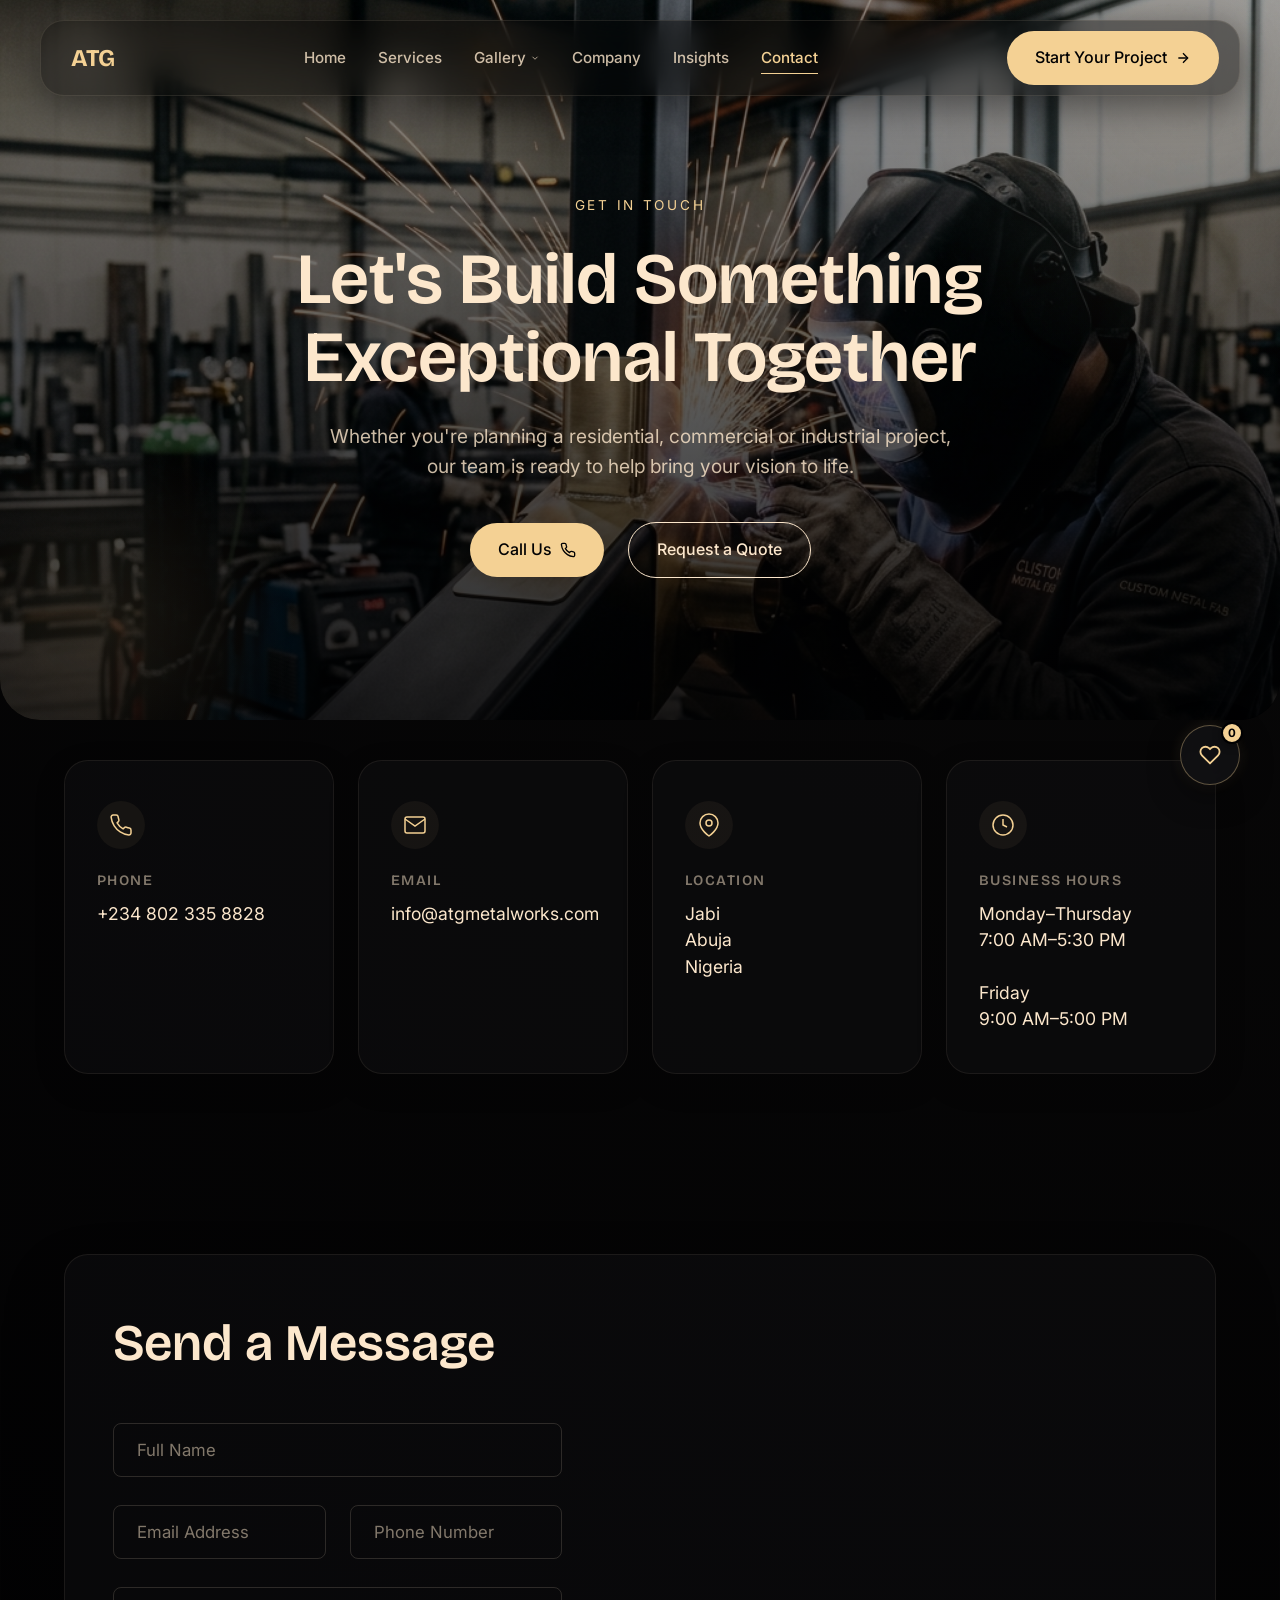
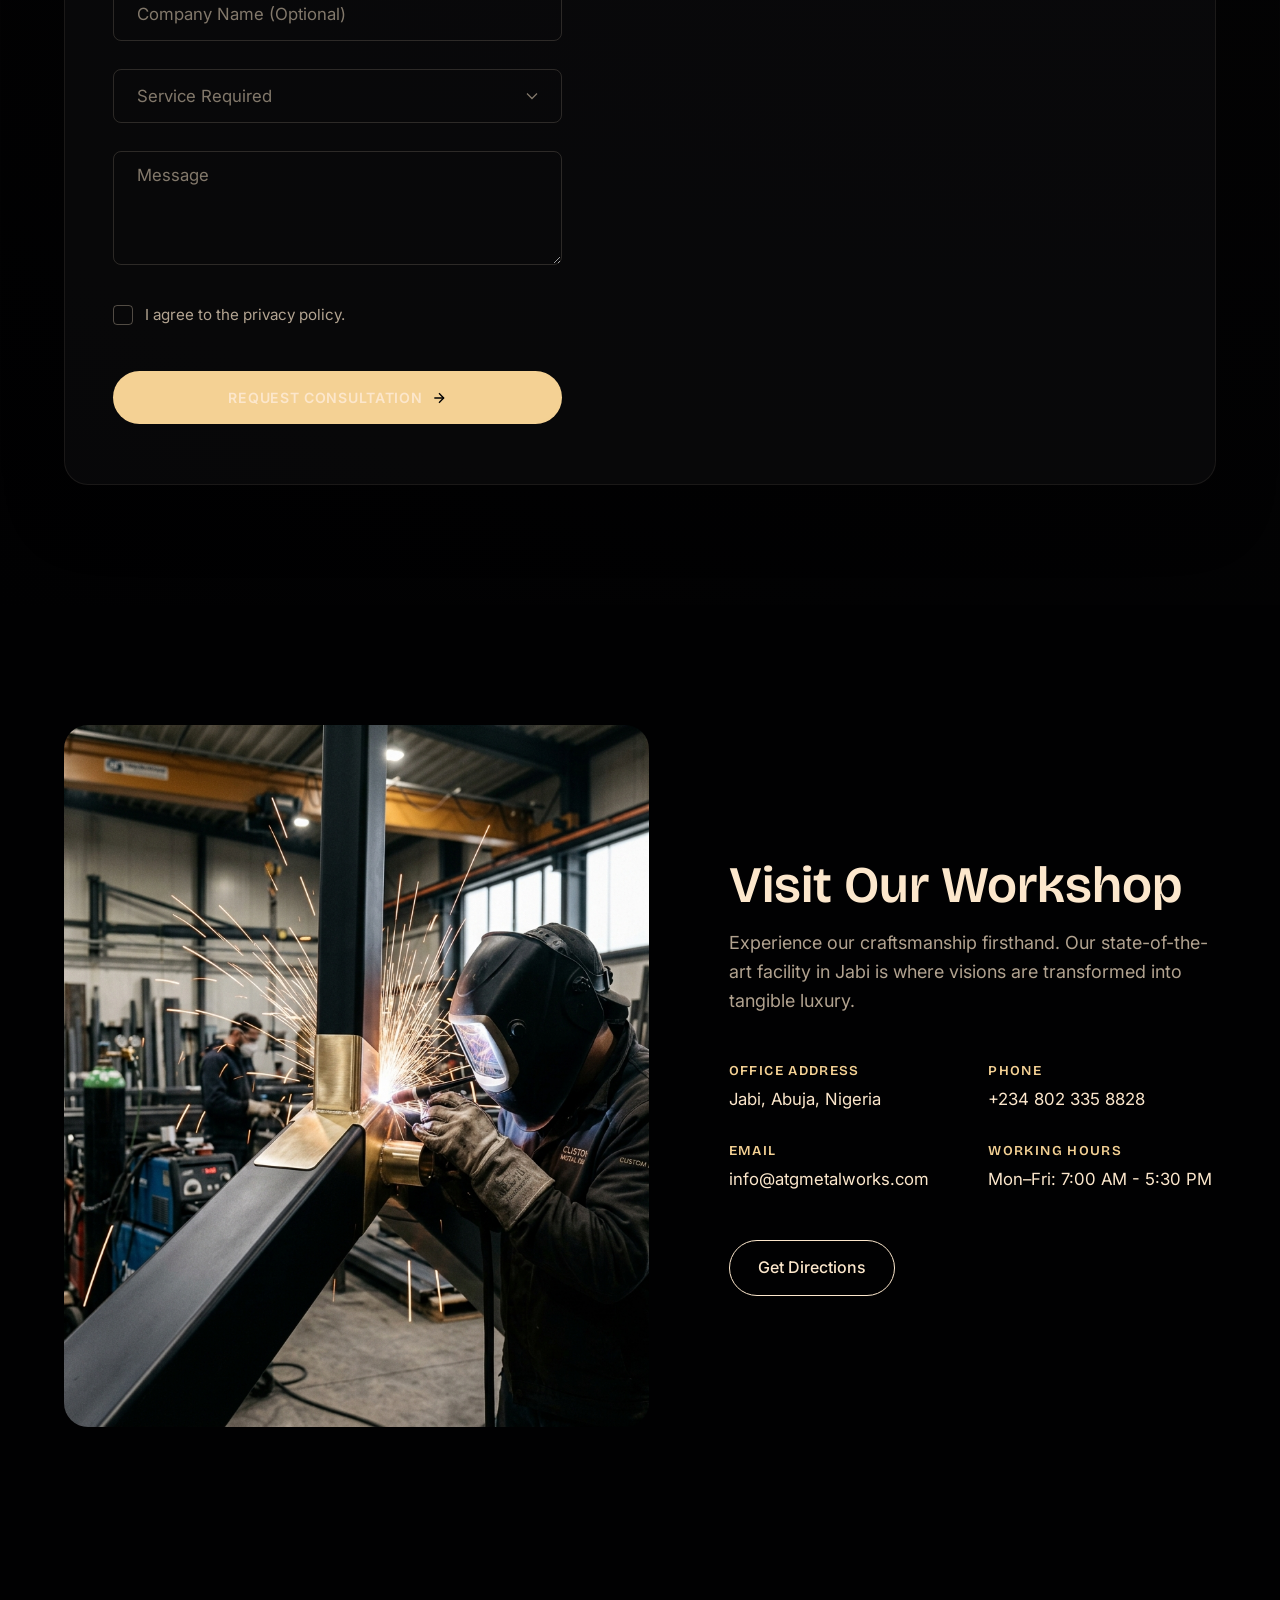
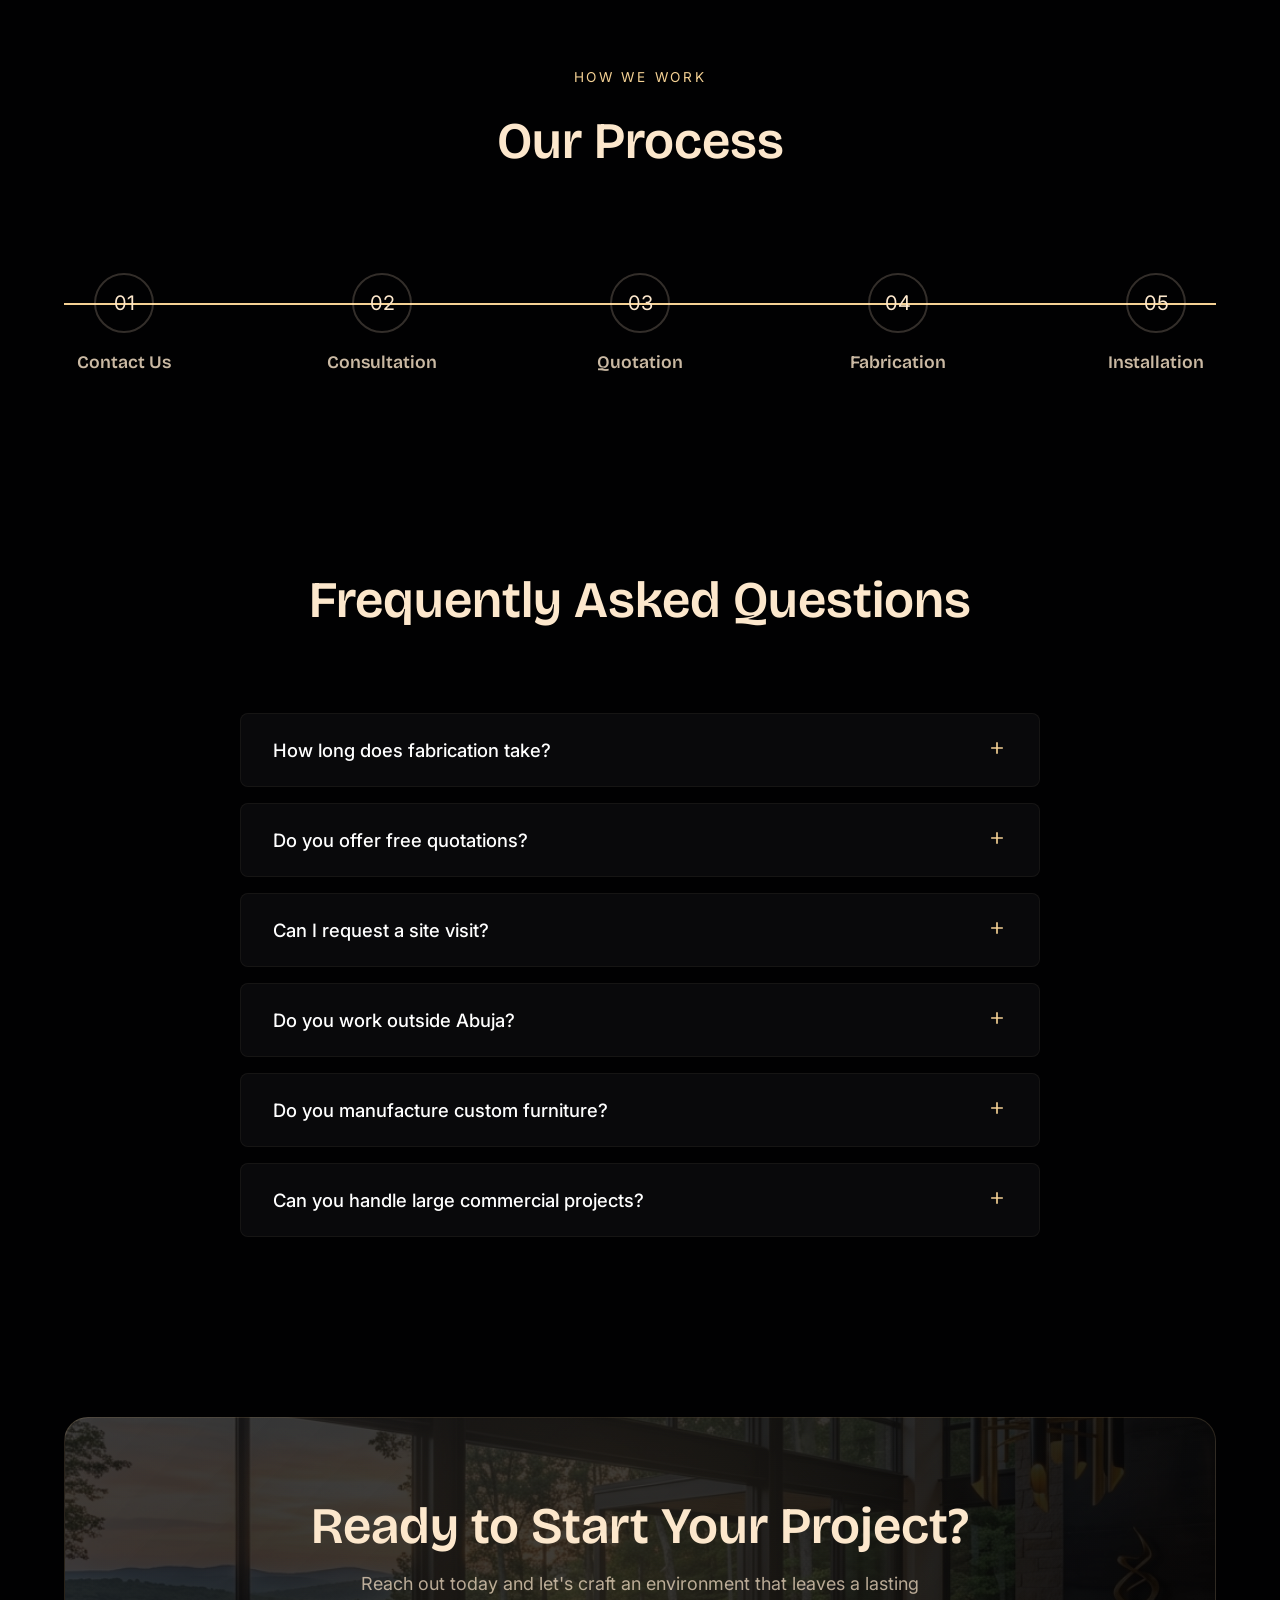
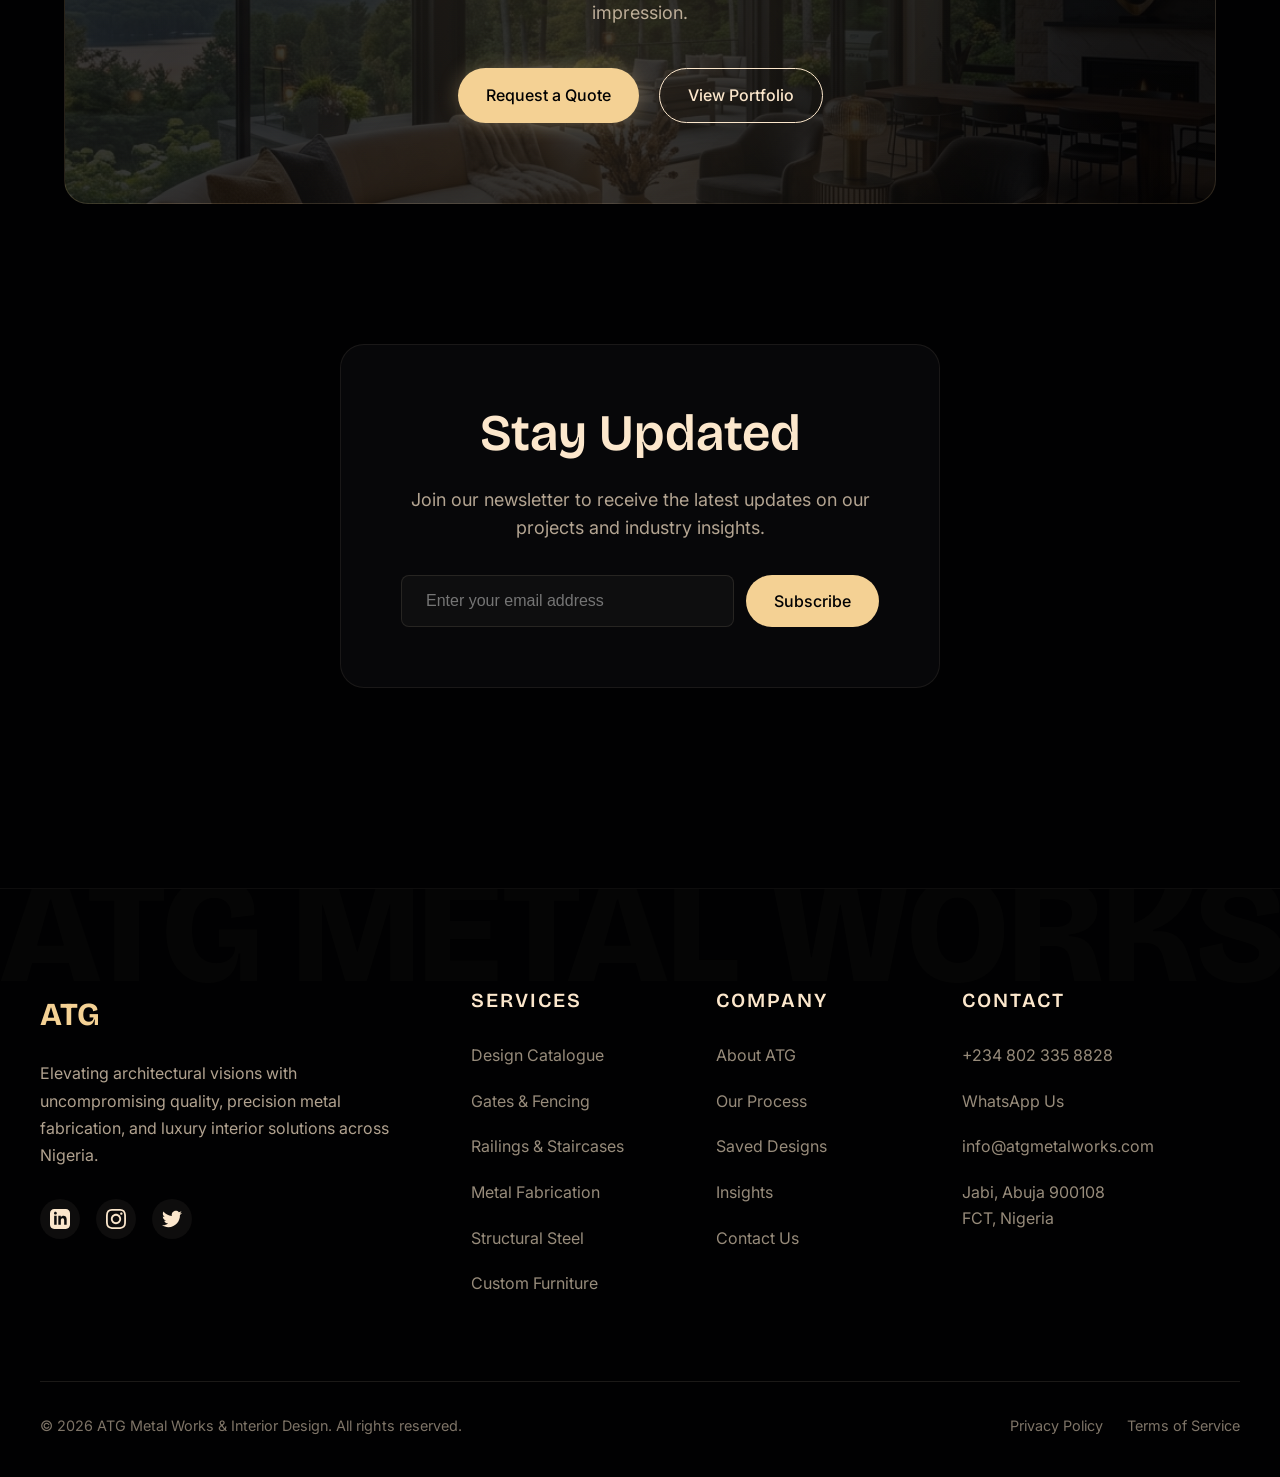
<file: contact.html>
<!DOCTYPE html>
<html lang="en">

<head>
    <meta charset="UTF-8">
    <meta name="viewport" content="width=device-width, initial-scale=1.0">
    <title>Contact | ATG Metal Works & Interior Design</title>
    <!-- Google Fonts -->
    <link rel="preconnect" href="https://fonts.googleapis.com">
    <link rel="preconnect" href="https://fonts.gstatic.com" crossorigin>
    <link
        href="https://fonts.googleapis.com/css2?family=Bricolage+Grotesque:opsz,wght@12..96,400;500;600;700;800&family=Inter:wght@300;400;500;600&display=swap"
        rel="stylesheet">
    <!-- Stylesheet -->
    <link rel="stylesheet" href="CSS/style.css">
    <link rel="stylesheet" href="CSS/contact.css">
    <link rel="stylesheet" href="CSS/atg-transitions.css">
</head>

<body>

    <!-- Mobile Menu Overlay -->
    <div class="mobile-menu-overlay" id="mobileMenu">
        <div class="mobile-menu-header">
            <a href="index.html" class="logo">ATG</a>
            <button class="close-menu-btn" id="closeMenuBtn" aria-label="Close Menu">
                <svg width="24" height="24" viewBox="0 0 24 24" fill="none" stroke="currentColor" stroke-width="2">
                    <line x1="18" y1="6" x2="6" y2="18"></line>
                    <line x1="6" y1="6" x2="18" y2="18"></line>
                </svg>
            </button>
        </div>
        <div class="mobile-nav-links">
            <a href="index.html" class="mobile-nav-item">Home</a>
            <a href="services.html" class="mobile-nav-item">Services</a>

            <div class="mobile-accordion">
                <button class="mobile-accordion-btn">Gallery <span class="arrow">▼</span></button>
                <div class="mobile-accordion-content">
                    <a href="gallery.html">All Projects</a>
                    <a href="gallery.html?category=Metal%20Fabrication">Metal Fabrication</a>
                    <a href="gallery.html?category=Interior%20Projects">Interior Projects</a>
                    <a href="gallery.html?category=Furniture%20%26%20Joinery">Furniture &amp; Joinery</a>
                    <a href="gallery.html?category=Commercial%20Projects">Commercial Projects</a>
                    <a href="gallery.html?category=Residential%20Projects">Residential Projects</a>
                </div>
            </div>

            <a href="company.html" class="mobile-nav-item">Company</a>

            <a href="insights.html" class="mobile-nav-item">Insights</a>
            <a href="contact.html" class="mobile-nav-item active">Contact</a>
        </div>
        <div class="mobile-menu-footer">
            <a href="start-your-project.html" class="btn btn-primary full-width">
                Start Your Project
                <svg width="16" height="16" viewBox="0 0 24 24" fill="none" stroke="currentColor" stroke-width="2">
                    <line x1="5" y1="12" x2="19" y2="12"></line>
                    <polyline points="12 5 19 12 12 19"></polyline>
                </svg>
            </a>
        </div>
    </div>

    <!-- Floating Navbar -->
    <header class="navbar-wrapper" id="navbarWrapper">
        <nav class="navbar">
            <a href="index.html" class="logo">
                ATG
            </a>

            <!-- Desktop Navigation -->
            <ul class="nav-links">
                <li class="nav-item">
                    <a href="index.html" class="nav-link">Home</a>
                </li>

                <li class="nav-item">
                    <a href="services.html" class="nav-link">Services</a>
                </li>

                <li class="nav-item has-dropdown">
                    <a href="gallery.html" class="nav-link">Gallery <svg class="dropdown-arrow" width="10" height="10"
                            viewBox="0 0 24 24" fill="none" stroke="currentColor" stroke-width="2">
                            <polyline points="6 9 12 15 18 9"></polyline>
                        </svg></a>
                    <div class="dropdown-menu image-dropdown">
                        <div class="image-dropdown-inner">
                            <div class="menu-column">
                                <a href="gallery.html" class="dropdown-link">All Projects</a>
                                <a href="gallery.html?category=Metal%20Fabrication" class="dropdown-link">Metal Fabrication</a>
                                <a href="gallery.html?category=Interior%20Projects" class="dropdown-link">Interior Projects</a>
                                <a href="gallery.html?category=Furniture%20%26%20Joinery" class="dropdown-link">Furniture &amp; Joinery</a>
                                <a href="gallery.html?category=Commercial%20Projects" class="dropdown-link">Commercial Projects</a>
                                <a href="gallery.html?category=Residential%20Projects" class="dropdown-link">Residential Projects</a>
                                <a href="gallery.html" class="dropdown-link view-all">View All Projects <svg width="12" height="12"
                                        viewBox="0 0 24 24" fill="none" stroke="currentColor" stroke-width="2">
                                        <line x1="5" y1="12" x2="19" y2="12"></line>
                                        <polyline points="12 5 19 12 12 19"></polyline>
                                    </svg></a>
                            </div>
                            <div class="dropdown-featured-image">
                                <img src="images/dropdown_portfolio.png" alt="Featured Project Gallery">
                            </div>
                        </div>
                    </div>
                </li>

                <li class="nav-item">
                    <a href="company.html" class="nav-link">Company</a>
                </li>

                <li class="nav-item">
                    <a href="insights.html" class="nav-link">Insights</a>
                </li>
                <li class="nav-item">
                    <a href="contact.html" class="nav-link active">Contact</a>
                </li>
            </ul>

            <div class="nav-actions">
                <a href="start-your-project.html" class="btn btn-primary">
                    Start Your Project
                    <svg class="btn-arrow" width="16" height="16" viewBox="0 0 24 24" fill="none" stroke="currentColor"
                        stroke-width="2">
                        <line x1="5" y1="12" x2="19" y2="12"></line>
                        <polyline points="12 5 19 12 12 19"></polyline>
                    </svg>
                </a>
                <button class="mobile-menu-toggle" id="mobileMenuToggle" aria-label="Open Menu">
                    <svg width="24" height="24" viewBox="0 0 24 24" fill="none" stroke="currentColor" stroke-width="2">
                        <line x1="3" y1="12" x2="21" y2="12"></line>
                        <line x1="3" y1="6" x2="21" y2="6"></line>
                        <line x1="3" y1="18" x2="21" y2="18"></line>
                    </svg>
                </button>
            </div>
        </nav>
    </header>

    <main class="contact-page-main">
        <!-- Section 1: Hero Banner -->
        <section class="cp-hero">
            <div class="cp-hero-bg">
                <div class="cp-hero-overlay"></div>
            </div>
            <div class="cp-hero-content animate-fade-up">
                <span class="cp-hero-eyebrow">GET IN TOUCH</span>
                <h1 class="cp-hero-title">Let's Build Something Exceptional Together</h1>
                <p class="cp-hero-desc">Whether you're planning a residential, commercial or industrial project, our team is ready to help bring your vision to life.</p>
                <div class="cp-hero-cta">
                    <a href="tel:+2348023358828" class="btn btn-primary">
                        Call Us
                        <svg class="btn-arrow" width="16" height="16" viewBox="0 0 24 24" fill="none" stroke="currentColor" stroke-width="2">
                            <path d="M22 16.92v3a2 2 0 0 1-2.18 2 19.79 19.79 0 0 1-8.63-3.07 19.5 19.5 0 0 1-6-6 19.79 19.79 0 0 1-3.07-8.67A2 2 0 0 1 4.11 2h3a2 2 0 0 1 2 1.72 12.84 12.84 0 0 0 .7 2.81 2 2 0 0 1-.45 2.11L8.09 9.91a16 16 0 0 0 6 6l1.27-1.27a2 2 0 0 1 2.11-.45 12.84 12.84 0 0 0 2.81.7A2 2 0 0 1 22 16.92z"></path>
                        </svg>
                    </a>
                    <a href="#contact-form" class="btn btn-secondary smooth-scroll">
                        Request a Quote
                    </a>
                </div>
            </div>
            <div class="cp-hero-shapes">
                <div class="cp-shape cp-shape-1"></div>
                <div class="cp-shape cp-shape-2"></div>
            </div>
        </section>

        <!-- Section 2: Contact Information Cards -->
        <section class="cp-info-cards-section">
            <div class="cp-container">
                <div class="cp-info-cards-grid cp-stagger-fade-up">
                    <a href="tel:+2348023358828" class="cp-info-card cp-animate-item">
                        <div class="cp-card-icon">
                            <svg width="24" height="24" viewBox="0 0 24 24" fill="none" stroke="currentColor" stroke-width="1.5"><path d="M22 16.92v3a2 2 0 0 1-2.18 2 19.79 19.79 0 0 1-8.63-3.07 19.5 19.5 0 0 1-6-6 19.79 19.79 0 0 1-3.07-8.67A2 2 0 0 1 4.11 2h3a2 2 0 0 1 2 1.72 12.84 12.84 0 0 0 .7 2.81 2 2 0 0 1-.45 2.11L8.09 9.91a16 16 0 0 0 6 6l1.27-1.27a2 2 0 0 1 2.11-.45 12.84 12.84 0 0 0 2.81.7A2 2 0 0 1 22 16.92z"></path></svg>
                        </div>
                        <h3>Phone</h3>
                        <p>+234 802 335 8828</p>
                    </a>
                    <a href="mailto:info@atgmetalworks.com" class="cp-info-card cp-animate-item">
                        <div class="cp-card-icon">
                            <svg width="24" height="24" viewBox="0 0 24 24" fill="none" stroke="currentColor" stroke-width="1.5"><path d="M4 4h16c1.1 0 2 .9 2 2v12c0 1.1-.9 2-2 2H4c-1.1 0-2-.9-2-2V6c0-1.1.9-2 2-2z"></path><polyline points="22,6 12,13 2,6"></polyline></svg>
                        </div>
                        <h3>Email</h3>
                        <p>info@atgmetalworks.com</p>
                    </a>
                    <div class="cp-info-card cp-animate-item">
                        <div class="cp-card-icon">
                            <svg width="24" height="24" viewBox="0 0 24 24" fill="none" stroke="currentColor" stroke-width="1.5"><path d="M21 10c0 7-9 13-9 13s-9-6-9-13a9 9 0 0 1 18 0z"></path><circle cx="12" cy="10" r="3"></circle></svg>
                        </div>
                        <h3>Location</h3>
                        <p>Jabi<br>Abuja<br>Nigeria</p>
                    </div>
                    <div class="cp-info-card cp-animate-item">
                        <div class="cp-card-icon">
                            <svg width="24" height="24" viewBox="0 0 24 24" fill="none" stroke="currentColor" stroke-width="1.5"><circle cx="12" cy="12" r="10"></circle><polyline points="12 6 12 12 16 14"></polyline></svg>
                        </div>
                        <h3>Business Hours</h3>
                        <p>Monday–Thursday<br>7:00 AM–5:30 PM<br><br>Friday<br>9:00 AM–5:00 PM</p>
                    </div>
                </div>
            </div>
        </section>

        <!-- Section 3: Contact Form + Map -->
        <section class="cp-form-map-section" id="contact-form">
            <div class="cp-container">
                <div class="cp-split-layout">
                    <!-- Left: Form -->
                    <div class="cp-form-wrapper cp-animate-fade-left">
                        <form id="premiumContactForm" class="cp-form" novalidate>
                            <h2 class="cp-section-title">Send a Message</h2>
                            
                            <div class="cp-form-row">
                                <div class="cp-input-group">
                                    <input type="text" id="fullName" name="fullName" placeholder=" " required>
                                    <label for="fullName">Full Name</label>
                                    <span class="cp-error-msg">Please enter your full name.</span>
                                </div>
                            </div>

                            <div class="cp-form-row two-cols">
                                <div class="cp-input-group">
                                    <input type="email" id="emailAddr" name="emailAddr" placeholder=" " required>
                                    <label for="emailAddr">Email Address</label>
                                    <span class="cp-error-msg">Please enter a valid email address.</span>
                                </div>
                                <div class="cp-input-group">
                                    <input type="tel" id="phoneNum" name="phoneNum" placeholder=" " required>
                                    <label for="phoneNum">Phone Number</label>
                                    <span class="cp-error-msg">Please enter a valid phone number.</span>
                                </div>
                            </div>

                            <div class="cp-form-row">
                                <div class="cp-input-group">
                                    <input type="text" id="companyName" name="companyName" placeholder=" ">
                                    <label for="companyName">Company Name (Optional)</label>
                                </div>
                            </div>

                            <div class="cp-form-row">
                                <div class="cp-input-group select-group">
                                    <select id="serviceReq" name="serviceReq" required>
                                        <option value="" disabled selected hidden></option>
                                        <option value="residential">Residential Architecture</option>
                                        <option value="commercial">Commercial Development</option>
                                        <option value="metal_fab">Metal Fabrication</option>
                                        <option value="interior">Interior Design</option>
                                        <option value="other">Other</option>
                                    </select>
                                    <label for="serviceReq">Service Required</label>
                                    <svg class="select-chevron" width="20" height="20" viewBox="0 0 24 24" fill="none" stroke="currentColor" stroke-width="1.5"><polyline points="6 9 12 15 18 9"></polyline></svg>
                                    <span class="cp-error-msg">Please select a service.</span>
                                </div>
                            </div>

                            <div class="cp-form-row">
                                <div class="cp-input-group textarea-group">
                                    <textarea id="projectMsg" name="projectMsg" rows="4" placeholder=" " required></textarea>
                                    <label for="projectMsg">Message</label>
                                    <span class="cp-error-msg">Please provide some details about your project.</span>
                                </div>
                            </div>

                            <div class="cp-form-row cp-checkbox-row">
                                <div class="cp-checkbox-group">
                                    <input type="checkbox" id="privacyPolicy" name="privacyPolicy" required>
                                    <label for="privacyPolicy">I agree to the privacy policy.</label>
                                    <span class="cp-error-msg">You must agree to the privacy policy.</span>
                                </div>
                            </div>

                            <button type="submit" class="btn btn-primary cp-submit-btn">
                                <span class="btn-text">Request Consultation</span>
                                <span class="btn-loader"></span>
                                <svg class="btn-arrow" width="16" height="16" viewBox="0 0 24 24" fill="none" stroke="currentColor" stroke-width="2">
                                    <line x1="5" y1="12" x2="19" y2="12"></line>
                                    <polyline points="12 5 19 12 12 19"></polyline>
                                </svg>
                            </button>
                            <div class="cp-form-success">
                                <svg width="24" height="24" viewBox="0 0 24 24" fill="none" stroke="currentColor" stroke-width="2"><polyline points="20 6 9 17 4 12"></polyline></svg>
                                <span>Message sent successfully! We will contact you soon.</span>
                            </div>
                        </form>
                    </div>

                    <!-- Right: Map -->
                    <div class="cp-map-wrapper cp-animate-fade-right">
                        <iframe 
                            src="https://www.google.com/maps/embed?pb=!1m18!1m12!1m3!1d126084.72149594411!2d7.340919363025078!3d9.033872583808795!2m3!1f0!2f0!3f0!3m2!1i1024!2i768!4f13.1!3m3!1m2!1s0x104e745f4cd62fd9%3A0x53bff6ccbba9c5cb!2sJabi%2C%20Abuja%2C%20Nigeria!5e0!3m2!1sen!2sus!4v1700000000000!5m2!1sen!2sus" 
                            width="100%" 
                            height="100%" 
                            style="border:0;" 
                            allowfullscreen="" 
                            loading="lazy" 
                            referrerpolicy="no-referrer-when-downgrade">
                        </iframe>
                    </div>
                </div>
            </div>
        </section>

        <!-- Section 4: Our Office -->
        <section class="cp-office-section cp-animate-blur">
            <div class="cp-container">
                <div class="cp-office-grid">
                    <div class="cp-office-image cp-animate-zoom">
                        <div class="cp-office-img-placeholder"></div>
                    </div>
                    <div class="cp-office-content cp-animate-fade-left">
                        <h2 class="cp-section-title">Visit Our Workshop</h2>
                        <p class="cp-section-desc">Experience our craftsmanship firsthand. Our state-of-the-art facility in Jabi is where visions are transformed into tangible luxury.</p>
                        
                        <div class="cp-office-details">
                            <div class="cp-office-detail-card">
                                <h4>Office Address</h4>
                                <p>Jabi, Abuja, Nigeria</p>
                            </div>
                            <div class="cp-office-detail-card">
                                <h4>Phone</h4>
                                <p>+234 802 335 8828</p>
                            </div>
                            <div class="cp-office-detail-card">
                                <h4>Email</h4>
                                <p>info@atgmetalworks.com</p>
                            </div>
                            <div class="cp-office-detail-card">
                                <h4>Working Hours</h4>
                                <p>Mon–Fri: 7:00 AM - 5:30 PM</p>
                            </div>
                        </div>

                        <a href="https://maps.google.com" target="_blank" rel="noopener" class="btn btn-secondary">Get Directions</a>
                    </div>
                </div>
            </div>
        </section>

        <!-- Section 5: Our Process -->
        <section class="cp-process-section">
            <div class="cp-container">
                <div class="cp-section-header cp-text-center cp-animate-fade-up">
                    <span class="cp-hero-eyebrow">HOW WE WORK</span>
                    <h2 class="cp-section-title">Our Process</h2>
                </div>
                
                <div class="cp-process-timeline cp-stagger-fade-up">
                    <div class="cp-process-line"></div>
                    
                    <div class="cp-process-step cp-animate-item">
                        <div class="cp-process-number">01</div>
                        <h3 class="cp-process-name">Contact Us</h3>
                    </div>
                    <div class="cp-process-step cp-animate-item">
                        <div class="cp-process-number">02</div>
                        <h3 class="cp-process-name">Consultation</h3>
                    </div>
                    <div class="cp-process-step cp-animate-item">
                        <div class="cp-process-number">03</div>
                        <h3 class="cp-process-name">Quotation</h3>
                    </div>
                    <div class="cp-process-step cp-animate-item">
                        <div class="cp-process-number">04</div>
                        <h3 class="cp-process-name">Fabrication</h3>
                    </div>
                    <div class="cp-process-step cp-animate-item">
                        <div class="cp-process-number">05</div>
                        <h3 class="cp-process-name">Installation</h3>
                    </div>
                </div>
            </div>
        </section>

        <!-- Section 6: Frequently Asked Questions -->
        <section class="cp-faq-section">
            <div class="cp-container">
                <div class="cp-section-header cp-text-center cp-animate-fade-up">
                    <h2 class="cp-section-title">Frequently Asked Questions</h2>
                </div>
                
                <div class="cp-accordion-wrapper cp-animate-fade-up">
                    <!-- Item 1 -->
                    <div class="cp-accordion-item">
                        <button class="cp-accordion-trigger">
                            <span class="cp-accordion-title">How long does fabrication take?</span>
                            <span class="cp-accordion-icon">
                                <svg width="20" height="20" viewBox="0 0 24 24" fill="none" stroke="currentColor" stroke-width="2"><line x1="12" y1="5" x2="12" y2="19"></line><line x1="5" y1="12" x2="19" y2="12"></line></svg>
                            </span>
                        </button>
                        <div class="cp-accordion-content">
                            <div class="cp-accordion-content-inner">
                                <p>Fabrication timelines vary depending on the complexity and scale of your project. We typically provide a precise schedule during the quotation phase.</p>
                            </div>
                        </div>
                    </div>
                    <!-- Item 2 -->
                    <div class="cp-accordion-item">
                        <button class="cp-accordion-trigger">
                            <span class="cp-accordion-title">Do you offer free quotations?</span>
                            <span class="cp-accordion-icon">
                                <svg width="20" height="20" viewBox="0 0 24 24" fill="none" stroke="currentColor" stroke-width="2"><line x1="12" y1="5" x2="12" y2="19"></line><line x1="5" y1="12" x2="19" y2="12"></line></svg>
                            </span>
                        </button>
                        <div class="cp-accordion-content">
                            <div class="cp-accordion-content-inner">
                                <p>Yes, we provide complimentary initial consultations and standard quotations for all prospective projects.</p>
                            </div>
                        </div>
                    </div>
                    <!-- Item 3 -->
                    <div class="cp-accordion-item">
                        <button class="cp-accordion-trigger">
                            <span class="cp-accordion-title">Can I request a site visit?</span>
                            <span class="cp-accordion-icon">
                                <svg width="20" height="20" viewBox="0 0 24 24" fill="none" stroke="currentColor" stroke-width="2"><line x1="12" y1="5" x2="12" y2="19"></line><line x1="5" y1="12" x2="19" y2="12"></line></svg>
                            </span>
                        </button>
                        <div class="cp-accordion-content">
                            <div class="cp-accordion-content-inner">
                                <p>Absolutely. Site visits are crucial for accurate measurements and understanding spatial constraints, especially for architectural installations.</p>
                            </div>
                        </div>
                    </div>
                    <!-- Item 4 -->
                    <div class="cp-accordion-item">
                        <button class="cp-accordion-trigger">
                            <span class="cp-accordion-title">Do you work outside Abuja?</span>
                            <span class="cp-accordion-icon">
                                <svg width="20" height="20" viewBox="0 0 24 24" fill="none" stroke="currentColor" stroke-width="2"><line x1="12" y1="5" x2="12" y2="19"></line><line x1="5" y1="12" x2="19" y2="12"></line></svg>
                            </span>
                        </button>
                        <div class="cp-accordion-content">
                            <div class="cp-accordion-content-inner">
                                <p>Yes, we handle premium residential and commercial projects across Nigeria depending on the scope of work.</p>
                            </div>
                        </div>
                    </div>
                    <!-- Item 5 -->
                    <div class="cp-accordion-item">
                        <button class="cp-accordion-trigger">
                            <span class="cp-accordion-title">Do you manufacture custom furniture?</span>
                            <span class="cp-accordion-icon">
                                <svg width="20" height="20" viewBox="0 0 24 24" fill="none" stroke="currentColor" stroke-width="2"><line x1="12" y1="5" x2="12" y2="19"></line><line x1="5" y1="12" x2="19" y2="12"></line></svg>
                            </span>
                        </button>
                        <div class="cp-accordion-content">
                            <div class="cp-accordion-content-inner">
                                <p>We specialize in bespoke interiors, fabricating custom metal and hybrid furniture tailored precisely to your design requirements.</p>
                            </div>
                        </div>
                    </div>
                    <!-- Item 6 -->
                    <div class="cp-accordion-item">
                        <button class="cp-accordion-trigger">
                            <span class="cp-accordion-title">Can you handle large commercial projects?</span>
                            <span class="cp-accordion-icon">
                                <svg width="20" height="20" viewBox="0 0 24 24" fill="none" stroke="currentColor" stroke-width="2"><line x1="12" y1="5" x2="12" y2="19"></line><line x1="5" y1="12" x2="19" y2="12"></line></svg>
                            </span>
                        </button>
                        <div class="cp-accordion-content">
                            <div class="cp-accordion-content-inner">
                                <p>Yes, our facility and team are equipped to manage and deliver large-scale commercial developments and industrial structural steelworks.</p>
                            </div>
                        </div>
                    </div>
                </div>
            </div>
        </section>

        <!-- Section 7: Call-To-Action Banner -->
        <section class="cp-cta-section cp-animate-fade-up">
            <div class="cp-container">
                <div class="cp-cta-banner">
                    <h2 class="cp-section-title">Ready to Start Your Project?</h2>
                    <p class="cp-section-desc">Reach out today and let's craft an environment that leaves a lasting impression.</p>
                    <div class="cp-cta-actions">
                        <a href="#contact-form" class="btn btn-primary cp-btn-glow smooth-scroll">Request a Quote</a>
                        <a href="#" class="btn btn-secondary">View Portfolio</a>
                    </div>
                </div>
            </div>
        </section>

        <!-- Section 8: Newsletter -->
        <section class="cp-newsletter-section cp-animate-fade-up">
            <div class="cp-container">
                <div class="cp-newsletter-inner">
                    <h2 class="cp-section-title">Stay Updated</h2>
                    <p class="cp-section-desc">Join our newsletter to receive the latest updates on our projects and industry insights.</p>
                    <form id="cpNewsletterForm" class="cp-newsletter-form">
                        <div class="cp-newsletter-input-group">
                            <input type="email" id="nlEmail" placeholder="Enter your email address" required>
                            <button type="submit" class="btn btn-primary">Subscribe</button>
                        </div>
                        <div class="cp-newsletter-success">Thanks for subscribing!</div>
                    </form>
                </div>
            </div>
        </section>
    </main>

    <!-- Footer Section -->
    <footer class="site-footer">
        <div class="footer-massive-text">ATG METAL WORKS</div>
        <div class="footer-container">
            <div class="footer-top">
                <!-- Brand -->
                <div class="footer-column brand-column">
                    <a href="index.html" class="footer-logo">ATG</a>
                    <p class="footer-bio">Elevating architectural visions with uncompromising quality, precision metal fabrication, and luxury interior solutions across Nigeria.</p>
                    <div class="footer-socials">
                        <a href="#" aria-label="LinkedIn"><svg width="20" height="20" viewBox="0 0 24 24" fill="currentColor"><path d="M19 0h-14c-2.761 0-5 2.239-5 5v14c0 2.761 2.239 5 5 5h14c2.762 0 5-2.239 5-5v-14c0-2.761-2.238-5-5-5zm-11 19h-3v-11h3v11zm-1.5-12.268c-.966 0-1.75-.79-1.75-1.764s.784-1.764 1.75-1.764 1.75.79 1.75 1.764-.783 1.764-1.75 1.764zm13.5 12.268h-3v-5.604c0-3.368-4-3.113-4 0v5.604h-3v-11h3v1.765c1.396-2.586 7-2.777 7 2.476v6.759z"/></svg></a>
                        <a href="#" aria-label="Instagram"><svg width="20" height="20" viewBox="0 0 24 24" fill="currentColor"><path d="M12 2.163c3.204 0 3.584.012 4.85.07 3.252.148 4.771 1.691 4.919 4.919.058 1.265.069 1.645.069 4.849 0 3.205-.012 3.584-.069 4.849-.149 3.225-1.664 4.771-4.919 4.919-1.266.058-1.644.07-4.85.07-3.204 0-3.584-.012-4.849-.07-3.26-.149-4.771-1.699-4.919-4.92-.058-1.265-.07-1.644-.07-4.849 0-3.204.013-3.583.07-4.849.149-3.227 1.664-4.771 4.919-4.919 1.266-.057 1.645-.069 4.849-.069zm0-2.163c-3.259 0-3.667.014-4.947.072-4.358.2-6.78 2.618-6.98 6.98-.059 1.281-.073 1.689-.073 4.948 0 3.259.014 3.668.072 4.948.2 4.358 2.618 6.78 6.98 6.98 1.281.058 1.689.072 4.948.072 3.259 0 3.668-.014 4.948-.072 4.354-.2 6.782-2.618 6.979-6.98.059-1.28.073-1.689.073-4.948 0-3.259-.014-3.667-.072-4.947-.196-4.354-2.617-6.78-6.979-6.98-1.281-.059-1.69-.073-4.949-.073zm0 5.838c-3.403 0-6.162 2.759-6.162 6.162s2.759 6.163 6.162 6.163 6.162-2.759 6.162-6.163c0-3.403-2.759-6.162-6.162-6.162zm0 10.162c-2.209 0-4-1.79-4-4 0-2.209 1.791-4 4-4s4 1.791 4 4c0 2.21-1.791 4-4 4zm6.406-11.845c-.796 0-1.441.645-1.441 1.44s.645 1.44 1.441 1.44c.795 0 1.439-.645 1.439-1.44s-.644-1.44-1.439-1.44z"/></svg></a>
                        <a href="#" aria-label="Twitter"><svg width="20" height="20" viewBox="0 0 24 24" fill="currentColor"><path d="M24 4.557c-.883.392-1.832.656-2.828.775 1.017-.609 1.798-1.574 2.165-2.724-.951.564-2.005.974-3.127 1.195-.897-.957-2.178-1.555-3.594-1.555-3.179 0-5.515 2.966-4.797 6.045-4.091-.205-7.719-2.165-10.148-5.144-1.29 2.213-.669 5.108 1.523 6.574-.806-.026-1.566-.247-2.229-.616-.054 2.281 1.581 4.415 3.949 4.89-.693.188-1.452.232-2.224.084.626 1.956 2.444 3.379 4.6 3.419-2.07 1.623-4.678 2.348-7.29 2.04 2.179 1.397 4.768 2.212 7.548 2.212 9.142 0 14.307-7.721 13.995-14.646.962-.695 1.797-1.562 2.457-2.549z"/></svg></a>
                    </div>
                </div>
                
                <!-- Services -->
                <div class="footer-column">
                    <h4 class="footer-heading">Services</h4>
                    <ul class="footer-links">
                        <li><a href="services.html">Design Catalogue</a></li>
                        <li><a href="services.html?category=Gates%20%26%20Fencing">Gates &amp; Fencing</a></li>
                        <li><a href="services.html?category=Railings%20%26%20Staircases">Railings &amp; Staircases</a></li>
                        <li><a href="services.html?category=Metal%20Fabrication">Metal Fabrication</a></li>
                        <li><a href="services.html?category=Structural%20Steel">Structural Steel</a></li>
                        <li><a href="services.html?category=Custom%20Furniture">Custom Furniture</a></li>
                    </ul>
                </div>
                
                <!-- Company -->
                <div class="footer-column">
                    <h4 class="footer-heading">Company</h4>
                    <ul class="footer-links">
                        <li><a href="company.html">About ATG</a></li>
                        <li><a href="company.html#approach">Our Process</a></li>
                        <li><a href="favourites.html">Saved Designs</a></li>
                        <li><a href="insights.html">Insights</a></li>
                        <li><a href="contact.html">Contact Us</a></li>
                    </ul>
                </div>
                
                <!-- Contact -->
                <div class="footer-column">
                    <h4 class="footer-heading">Contact</h4>
                    <ul class="footer-links">
                        <li><a href="tel:+2348023358828">+234 802 335 8828</a></li>
                        <li><a href="https://wa.me/2348023358828" target="_blank" rel="noopener">WhatsApp Us</a></li>
                        <li><a href="mailto:info@atgmetalworks.com">info@atgmetalworks.com</a></li>
                        <li class="footer-address">Jabi, Abuja 900108<br>FCT, Nigeria</li>
                    </ul>
                </div>
            </div>
            
            <div class="footer-bottom">
                <p class="copyright">&copy; 2026 ATG Metal Works & Interior Design. All rights reserved.</p>
                <div class="legal-links">
                    <a href="#">Privacy Policy</a>
                    <a href="#">Terms of Service</a>
                </div>
            </div>
        </div>
    </footer>

    <!-- Scroll to Top (Contact page specific) -->
    <button class="cp-scroll-top-btn" id="cpScrollTopBtn" aria-label="Scroll to top">
        <svg width="24" height="24" viewBox="0 0 24 24" fill="none" stroke="currentColor" stroke-width="2">
            <line x1="12" y1="19" x2="12" y2="5"></line>
            <polyline points="5 12 12 5 19 12"></polyline>
        </svg>
    </button>

    <!-- Scripts -->
    <script src="JS/index.js"></script>
    <script src="JS/catalogue-data.js"></script>
    <script src="JS/favourites.js"></script>
    <script src="JS/contact.js"></script>
    <script src="JS/atg-transitions.js"></script>
</body>

</html>
</file>
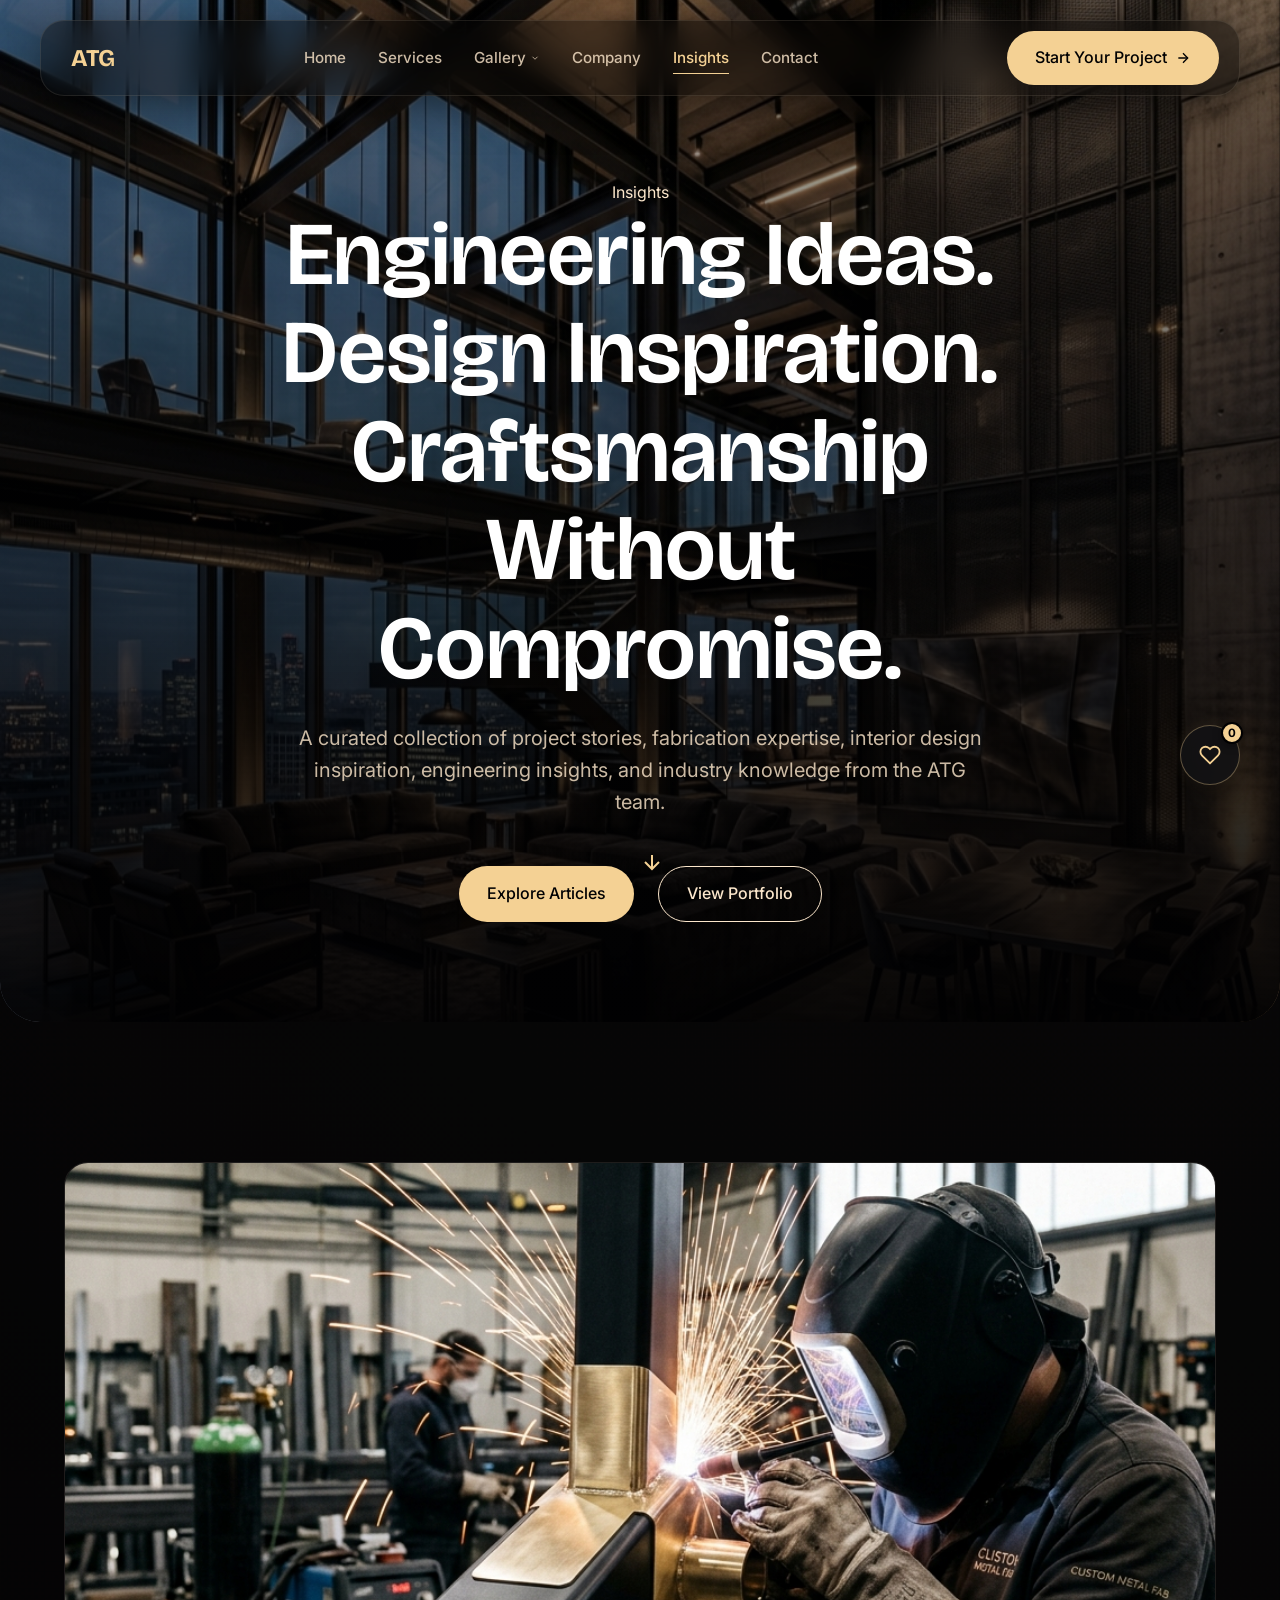
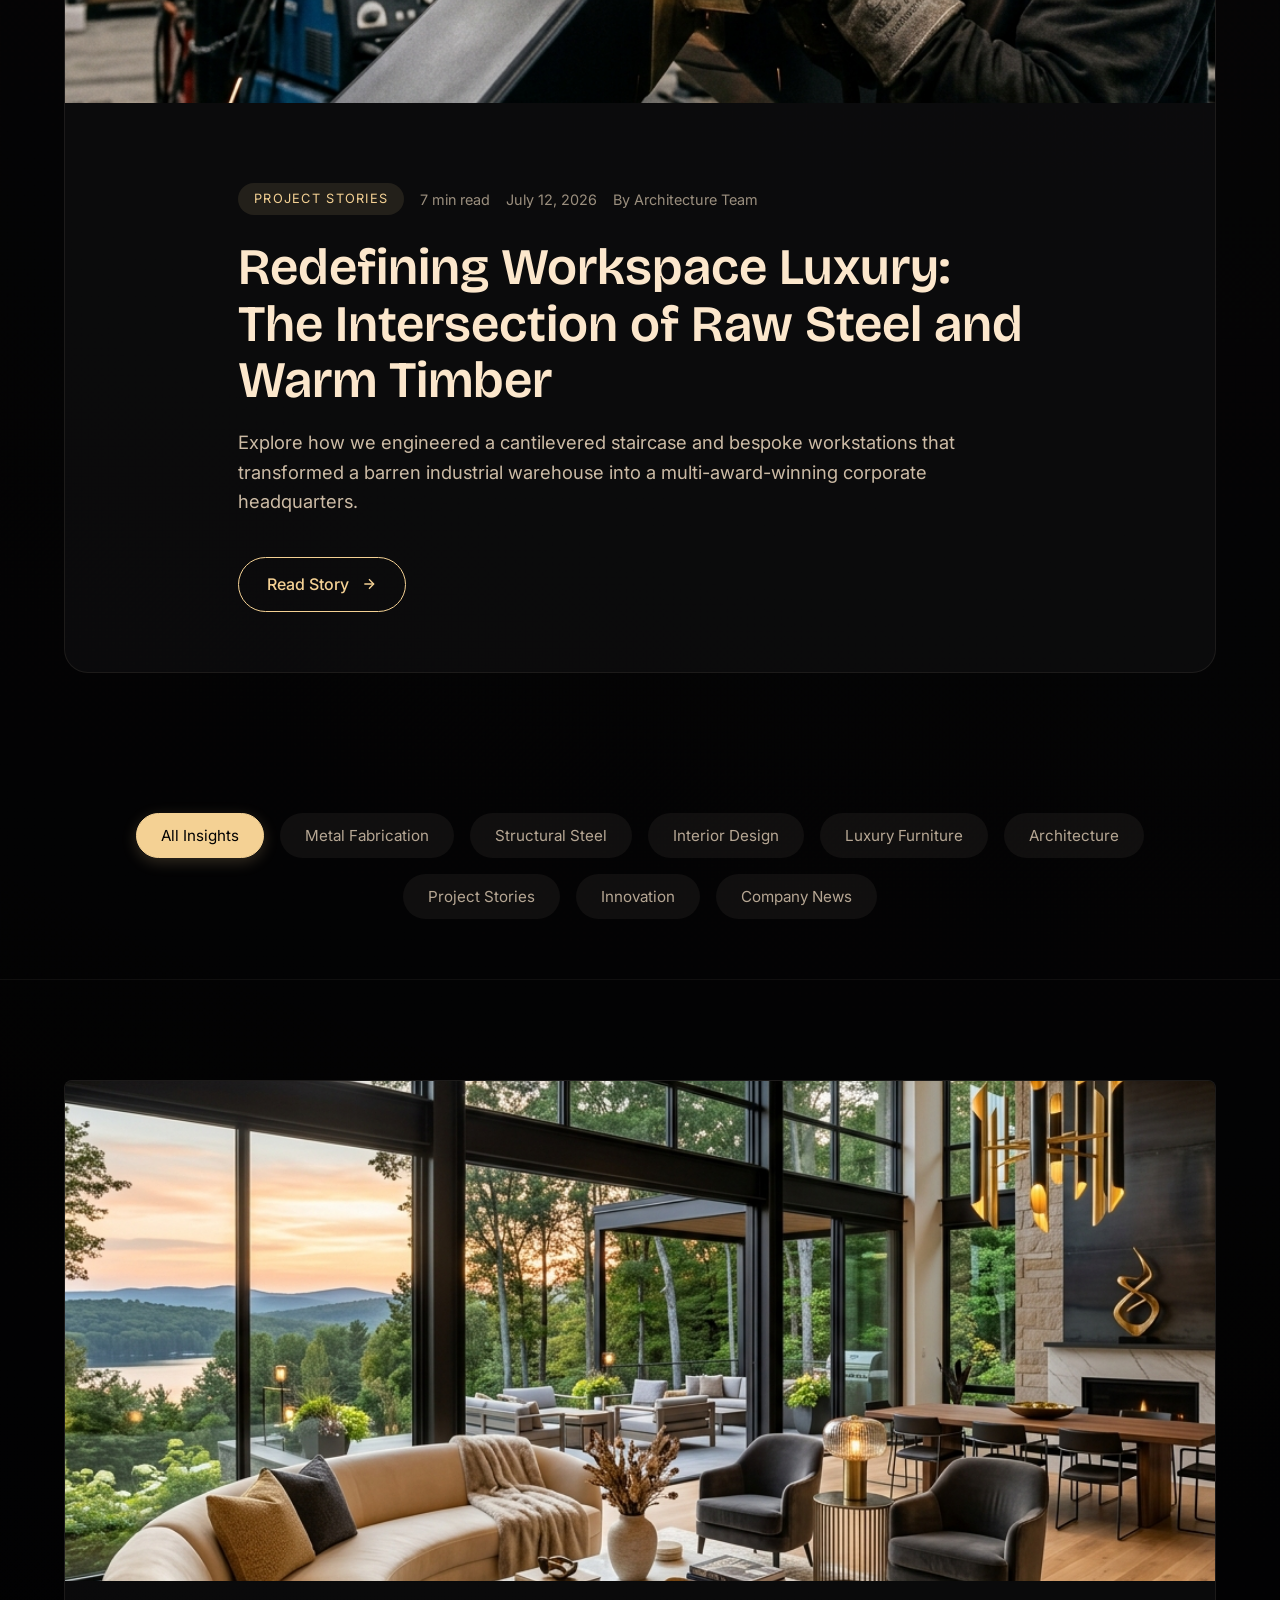
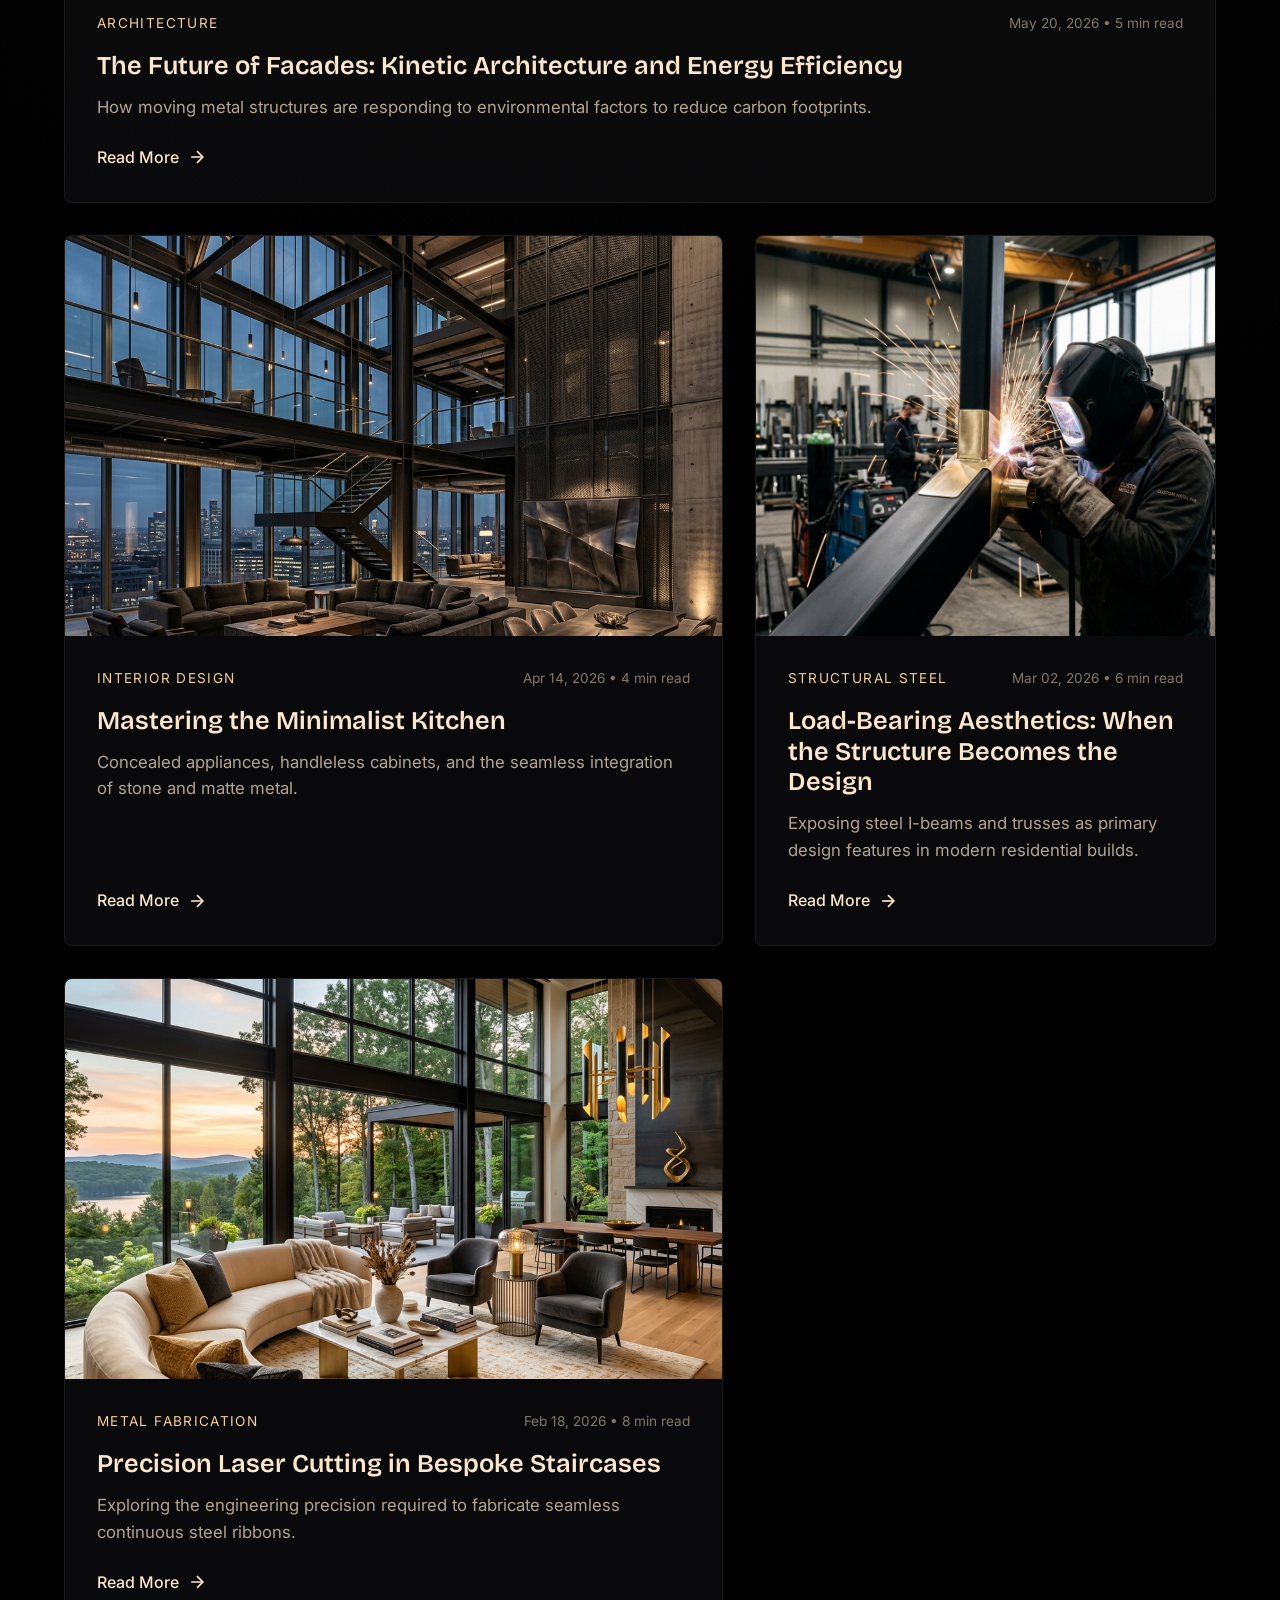
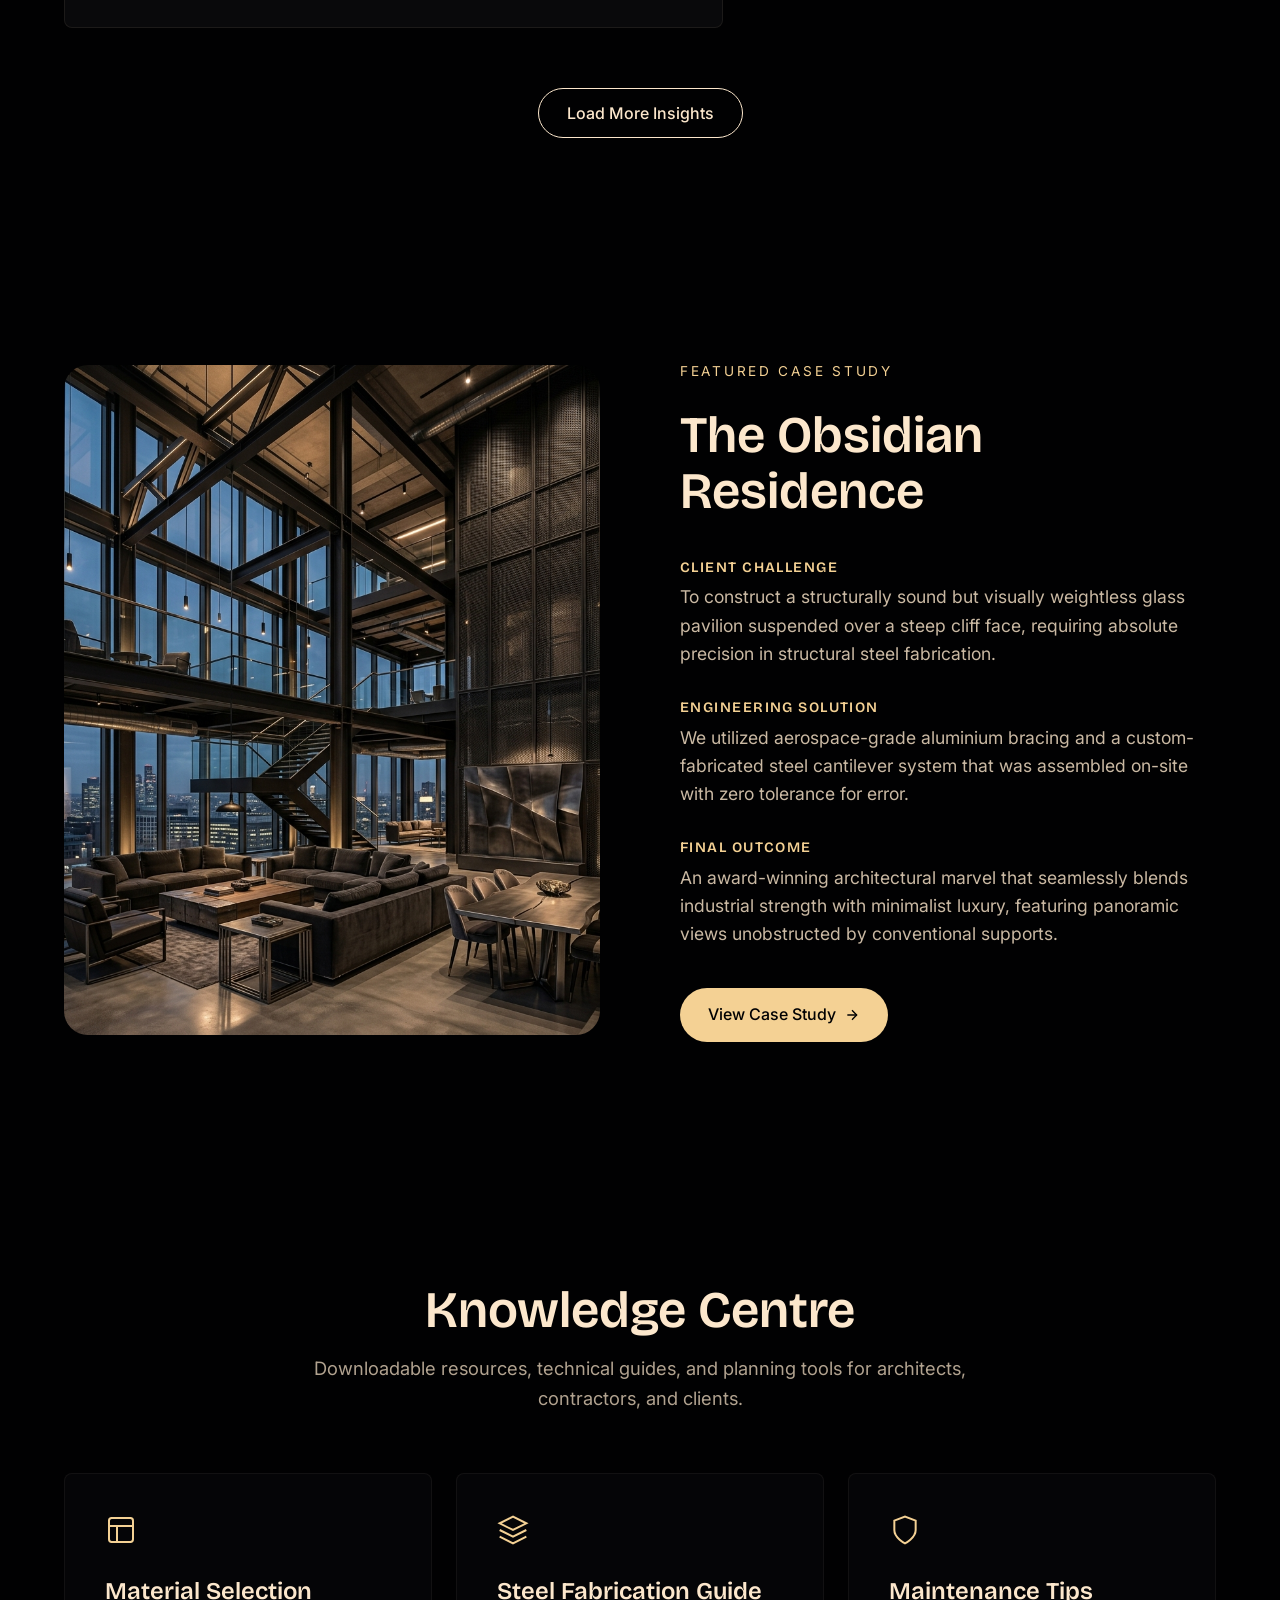
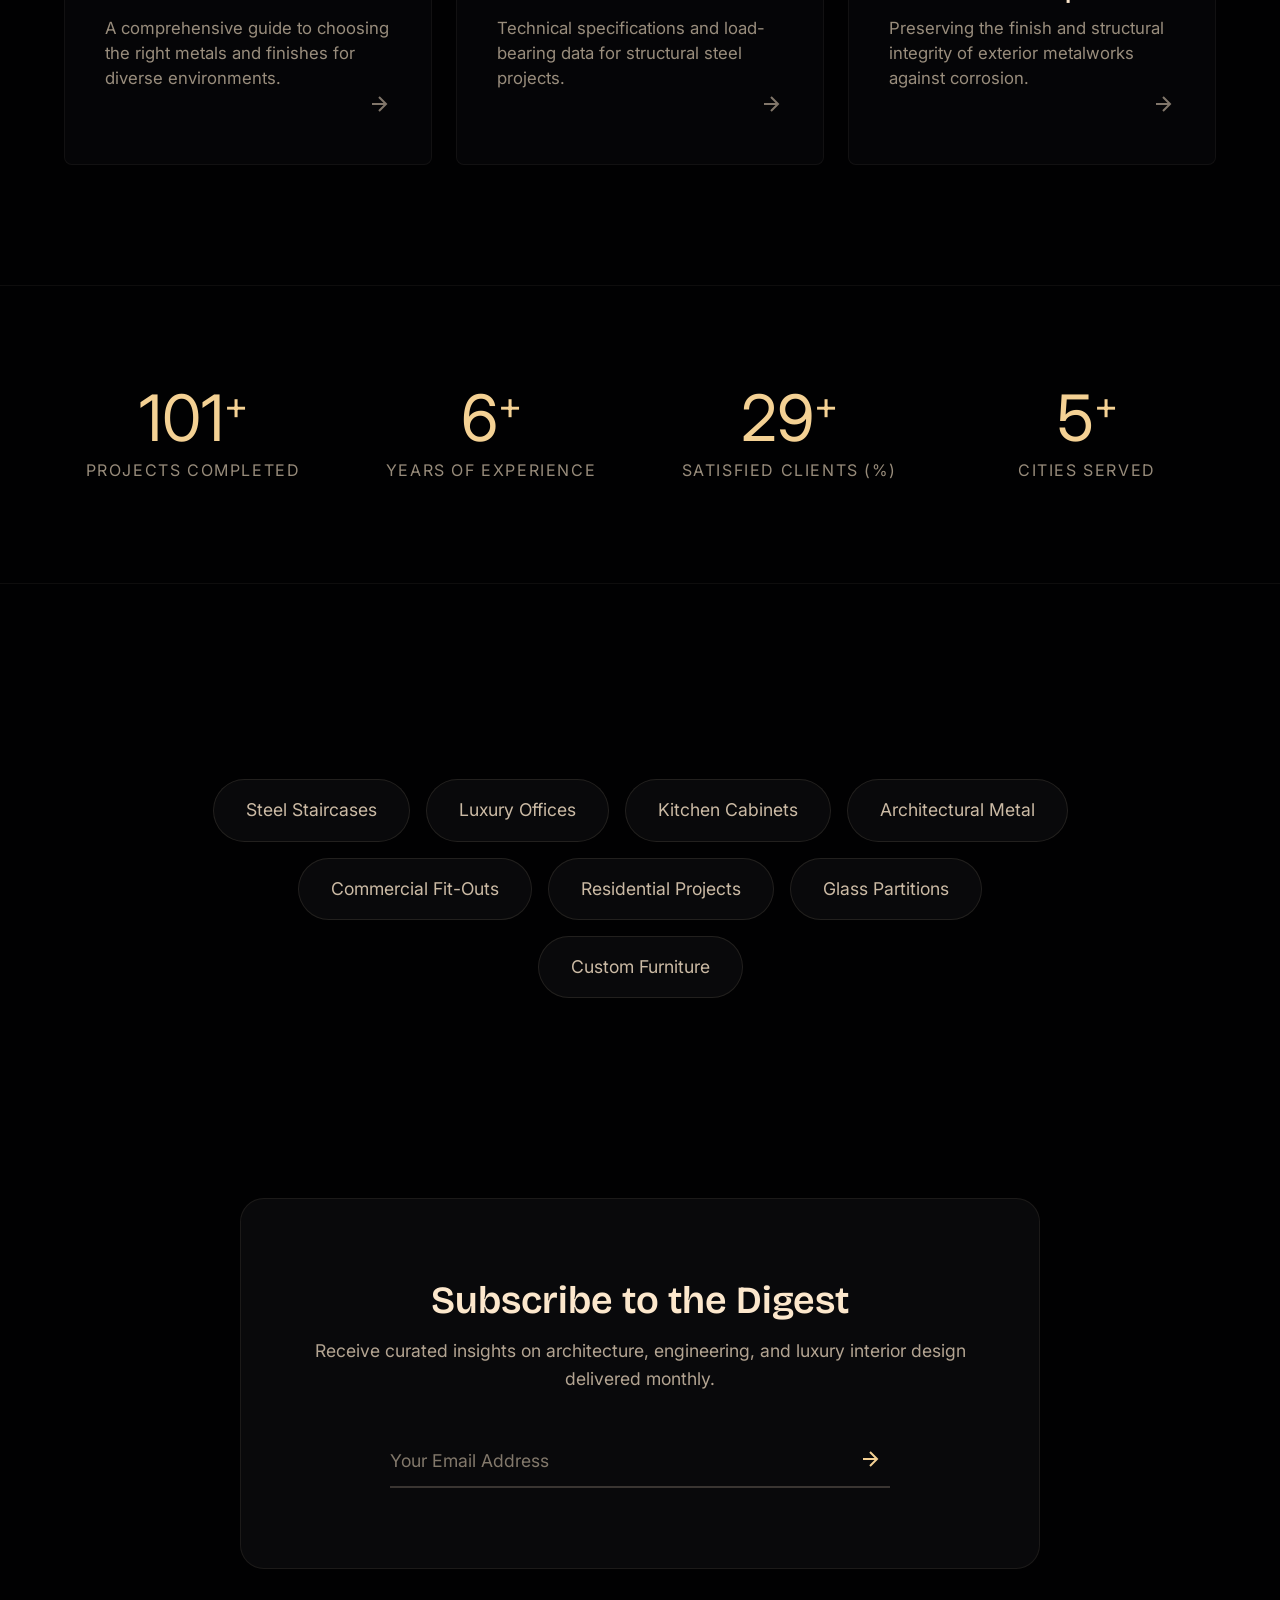
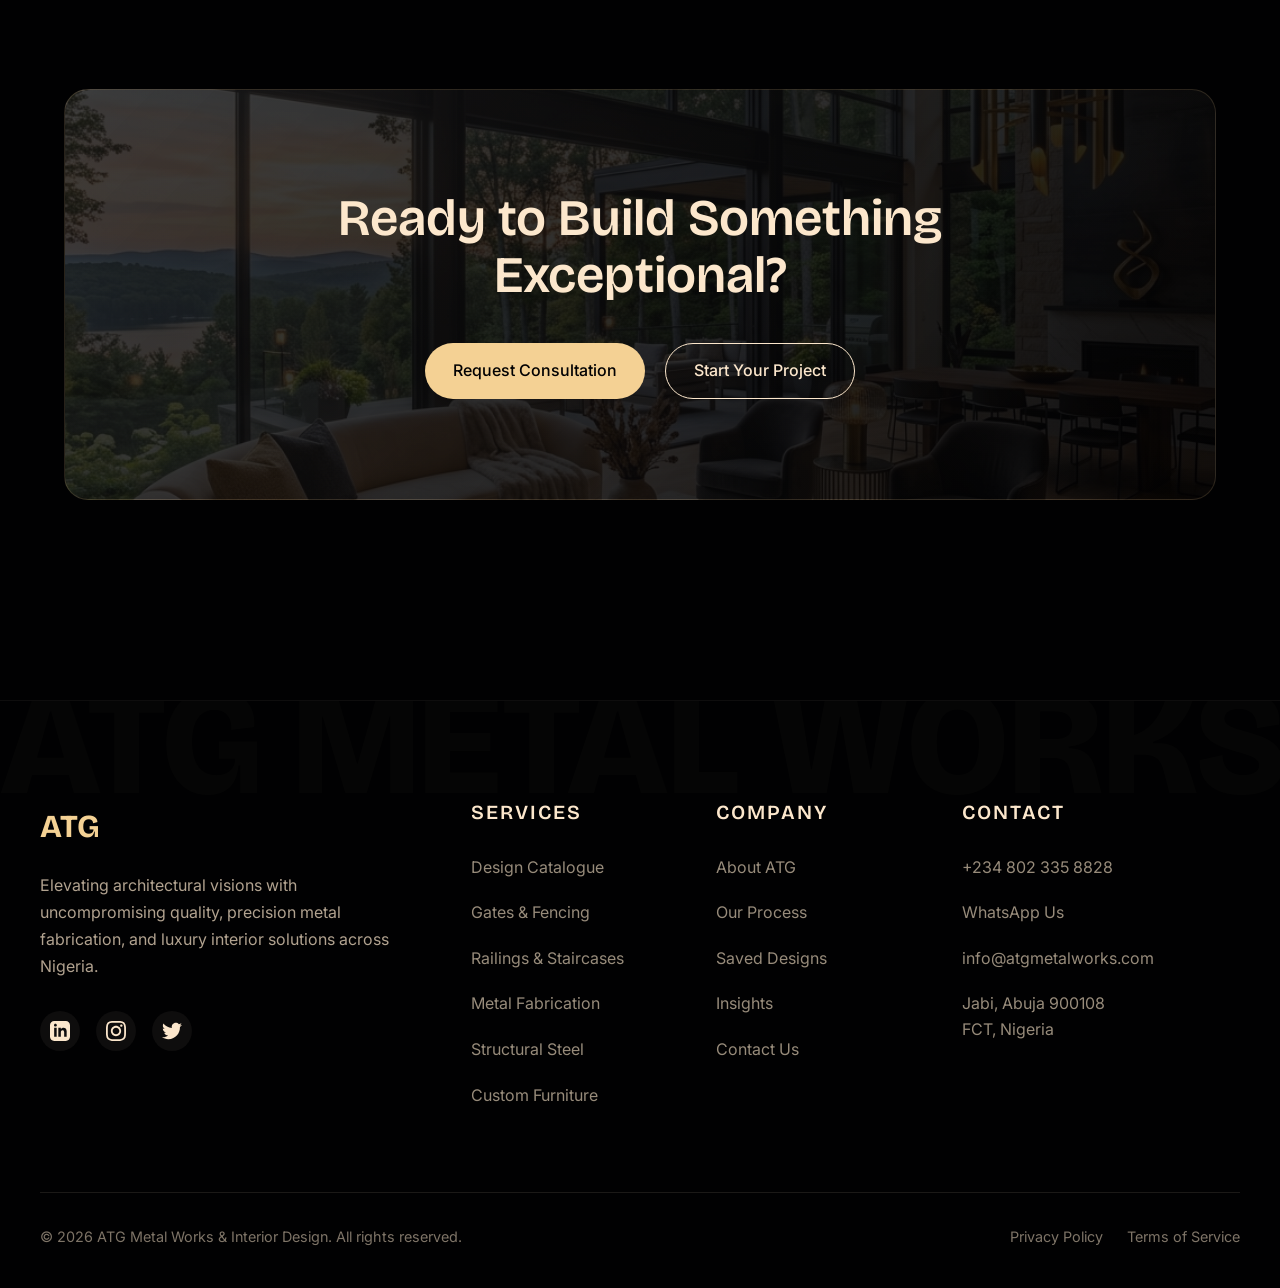
<file: insights.html>
<!DOCTYPE html>
<html lang="en">

<head>
    <meta charset="UTF-8">
    <meta name="viewport" content="width=device-width, initial-scale=1.0">
    <title>Insights | ATG Metal Works & Interior Design</title>
    <!-- Google Fonts -->
    <link rel="preconnect" href="https://fonts.googleapis.com">
    <link rel="preconnect" href="https://fonts.gstatic.com" crossorigin>
    <link
        href="https://fonts.googleapis.com/css2?family=Bricolage+Grotesque:opsz,wght@12..96,400;500;600;700;800&family=Inter:wght@300;400;500;600&display=swap"
        rel="stylesheet">
    <!-- Stylesheet -->
    <link rel="stylesheet" href="CSS/style.css">
    <link rel="stylesheet" href="CSS/insights.css">
    <link rel="stylesheet" href="CSS/atg-transitions.css">
</head>

<body>

    <!-- Mobile Menu Overlay -->
    <div class="mobile-menu-overlay" id="mobileMenu">
        <div class="mobile-menu-header">
            <a href="index.html" class="logo">ATG</a>
            <button class="close-menu-btn" id="closeMenuBtn" aria-label="Close Menu">
                <svg width="24" height="24" viewBox="0 0 24 24" fill="none" stroke="currentColor" stroke-width="2">
                    <line x1="18" y1="6" x2="6" y2="18"></line>
                    <line x1="6" y1="6" x2="18" y2="18"></line>
                </svg>
            </button>
        </div>
        <div class="mobile-nav-links">
            <a href="index.html" class="mobile-nav-item">Home</a>
            <a href="services.html" class="mobile-nav-item">Services</a>

            <div class="mobile-accordion">
                <button class="mobile-accordion-btn">Gallery <span class="arrow">▼</span></button>
                <div class="mobile-accordion-content">
                    <a href="gallery.html">All Projects</a>
                    <a href="gallery.html?category=Metal%20Fabrication">Metal Fabrication</a>
                    <a href="gallery.html?category=Interior%20Projects">Interior Projects</a>
                    <a href="gallery.html?category=Furniture%20%26%20Joinery">Furniture &amp; Joinery</a>
                    <a href="gallery.html?category=Commercial%20Projects">Commercial Projects</a>
                    <a href="gallery.html?category=Residential%20Projects">Residential Projects</a>
                </div>
            </div>

            <a href="company.html" class="mobile-nav-item">Company</a>

            <a href="insights.html" class="mobile-nav-item active">Insights</a>
            <a href="contact.html" class="mobile-nav-item">Contact</a>
        </div>
        <div class="mobile-menu-footer">
            <a href="start-your-project.html" class="btn btn-primary full-width">
                Start Your Project
                <svg width="16" height="16" viewBox="0 0 24 24" fill="none" stroke="currentColor" stroke-width="2">
                    <line x1="5" y1="12" x2="19" y2="12"></line>
                    <polyline points="12 5 19 12 12 19"></polyline>
                </svg>
            </a>
        </div>
    </div>

    <!-- Floating Navbar -->
    <header class="navbar-wrapper" id="navbarWrapper">
        <nav class="navbar">
            <a href="index.html" class="logo">
                ATG
            </a>

            <!-- Desktop Navigation -->
            <ul class="nav-links">
                <li class="nav-item">
                    <a href="index.html" class="nav-link">Home</a>
                </li>

                <li class="nav-item">
                    <a href="services.html" class="nav-link">Services</a>
                </li>

                <li class="nav-item has-dropdown">
                    <a href="gallery.html" class="nav-link">Gallery <svg class="dropdown-arrow" width="10" height="10"
                            viewBox="0 0 24 24" fill="none" stroke="currentColor" stroke-width="2">
                            <polyline points="6 9 12 15 18 9"></polyline>
                        </svg></a>
                    <div class="dropdown-menu image-dropdown">
                        <div class="image-dropdown-inner">
                            <div class="menu-column">
                                <a href="gallery.html" class="dropdown-link">All Projects</a>
                                <a href="gallery.html?category=Metal%20Fabrication" class="dropdown-link">Metal Fabrication</a>
                                <a href="gallery.html?category=Interior%20Projects" class="dropdown-link">Interior Projects</a>
                                <a href="gallery.html?category=Furniture%20%26%20Joinery" class="dropdown-link">Furniture &amp; Joinery</a>
                                <a href="gallery.html?category=Commercial%20Projects" class="dropdown-link">Commercial Projects</a>
                                <a href="gallery.html?category=Residential%20Projects" class="dropdown-link">Residential Projects</a>
                                <a href="gallery.html" class="dropdown-link view-all">View All Projects <svg width="12" height="12"
                                        viewBox="0 0 24 24" fill="none" stroke="currentColor" stroke-width="2">
                                        <line x1="5" y1="12" x2="19" y2="12"></line>
                                        <polyline points="12 5 19 12 12 19"></polyline>
                                    </svg></a>
                            </div>
                            <div class="dropdown-featured-image">
                                <img src="images/dropdown_portfolio.png" alt="Featured Project Gallery">
                            </div>
                        </div>
                    </div>
                </li>

                <li class="nav-item">
                    <a href="company.html" class="nav-link">Company</a>
                </li>

                <li class="nav-item">
                    <a href="insights.html" class="nav-link active">Insights</a>
                </li>
                <li class="nav-item">
                    <a href="contact.html" class="nav-link">Contact</a>
                </li>
            </ul>

            <div class="nav-actions">
                <a href="start-your-project.html" class="btn btn-primary">
                    Start Your Project
                    <svg class="btn-arrow" width="16" height="16" viewBox="0 0 24 24" fill="none" stroke="currentColor"
                        stroke-width="2">
                        <line x1="5" y1="12" x2="19" y2="12"></line>
                        <polyline points="12 5 19 12 12 19"></polyline>
                    </svg>
                </a>
                <button class="mobile-menu-toggle" id="mobileMenuToggle" aria-label="Open Menu">
                    <svg width="24" height="24" viewBox="0 0 24 24" fill="none" stroke="currentColor" stroke-width="2">
                        <line x1="3" y1="12" x2="21" y2="12"></line>
                        <line x1="3" y1="6" x2="21" y2="6"></line>
                        <line x1="3" y1="18" x2="21" y2="18"></line>
                    </svg>
                </button>
            </div>
        </nav>
    </header>

    <main class="insights-page-main">
        <!-- Section 01: Editorial Hero -->
        <section class="ip-hero">
            <div class="ip-hero-bg"></div>
            <div class="ip-hero-overlay"></div>
            <div class="ip-container ip-hero-content">
                <span class="ip-hero-eyebrow animate-fade-up">Insights</span>
                <h1 class="ip-hero-title animate-cinematic-title">
                    <span class="ip-line"><span class="ip-line-inner">Engineering Ideas.</span></span><br>
                    <span class="ip-line"><span class="ip-line-inner">Design Inspiration.</span></span><br>
                    <span class="ip-line"><span class="ip-line-inner">Craftsmanship Without Compromise.</span></span>
                </h1>
                <p class="ip-hero-desc animate-fade-up delay-2">A curated collection of project stories, fabrication expertise, interior design inspiration, engineering insights, and industry knowledge from the ATG team.</p>
                <div class="ip-hero-cta animate-fade-up delay-3">
                    <a href="#featured-story" class="btn btn-primary smooth-scroll">Explore Articles</a>
                    <a href="#" class="btn btn-secondary">View Portfolio</a>
                </div>
                <div class="ip-scroll-indicator animate-fade-up delay-4">
                    <svg width="24" height="24" viewBox="0 0 24 24" fill="none" stroke="currentColor" stroke-width="2">
                        <line x1="12" y1="5" x2="12" y2="19"></line>
                        <polyline points="19 12 12 19 5 12"></polyline>
                    </svg>
                </div>
            </div>
        </section>

        <!-- Section 02: Featured Story -->
        <section class="ip-featured-story-section" id="featured-story">
            <div class="ip-container">
                <article class="ip-featured-story animate-fade-up">
                    <div class="ip-featured-image-wrapper">
                        <img src="images/mega_menu_services.png" alt="Featured Project" class="ip-featured-image">
                    </div>
                    <div class="ip-featured-content">
                        <div class="ip-article-meta">
                            <span class="ip-badge">Project Stories</span>
                            <span class="ip-meta-item">7 min read</span>
                            <span class="ip-meta-item">July 12, 2026</span>
                            <span class="ip-meta-item">By Architecture Team</span>
                        </div>
                        <h2 class="ip-featured-title">Redefining Workspace Luxury: The Intersection of Raw Steel and Warm Timber</h2>
                        <p class="ip-featured-summary">Explore how we engineered a cantilevered staircase and bespoke workstations that transformed a barren industrial warehouse into a multi-award-winning corporate headquarters.</p>
                        <a href="#" class="btn btn-primary ip-read-btn">
                            Read Story
                            <svg width="16" height="16" viewBox="0 0 24 24" fill="none" stroke="currentColor" stroke-width="2">
                                <line x1="5" y1="12" x2="19" y2="12"></line>
                                <polyline points="12 5 19 12 12 19"></polyline>
                            </svg>
                        </a>
                    </div>
                </article>
            </div>
        </section>

        <!-- Section 03: Explore by Category -->
        <section class="ip-categories-section">
            <div class="ip-container">
                <div class="ip-filter-chips animate-fade-up">
                    <button class="ip-chip active">All Insights</button>
                    <button class="ip-chip">Metal Fabrication</button>
                    <button class="ip-chip">Structural Steel</button>
                    <button class="ip-chip">Interior Design</button>
                    <button class="ip-chip">Luxury Furniture</button>
                    <button class="ip-chip">Architecture</button>
                    <button class="ip-chip">Project Stories</button>
                    <button class="ip-chip">Innovation</button>
                    <button class="ip-chip">Company News</button>
                </div>
            </div>
        </section>

        <!-- Section 04: Editorial Grid -->
        <section class="ip-grid-section">
            <div class="ip-container">
                <div class="ip-editorial-grid ip-stagger-fade-up">
                    <!-- Card 1 -->
                    <article class="ip-card ip-card-large ip-animate-item">
                        <div class="ip-card-img-wrapper">
                            <img src="images/dropdown_portfolio.png" alt="Article 1">
                        </div>
                        <div class="ip-card-content">
                            <div class="ip-card-meta">
                                <span class="ip-category">Architecture</span>
                                <span>May 20, 2026 &bull; 5 min read</span>
                            </div>
                            <h3 class="ip-card-title">The Future of Facades: Kinetic Architecture and Energy Efficiency</h3>
                            <p class="ip-card-summary">How moving metal structures are responding to environmental factors to reduce carbon footprints.</p>
                            <a href="#" class="ip-card-link">
                                Read More
                                <svg width="20" height="20" viewBox="0 0 24 24" fill="none" stroke="currentColor" stroke-width="2">
                                    <line x1="5" y1="12" x2="19" y2="12"></line>
                                    <polyline points="12 5 19 12 12 19"></polyline>
                                </svg>
                            </a>
                        </div>
                    </article>

                    <!-- Card 2 -->
                    <article class="ip-card ip-card-medium ip-animate-item">
                        <div class="ip-card-img-wrapper">
                            <img src="images/hero_interior.png" alt="Article 2">
                        </div>
                        <div class="ip-card-content">
                            <div class="ip-card-meta">
                                <span class="ip-category">Interior Design</span>
                                <span>Apr 14, 2026 &bull; 4 min read</span>
                            </div>
                            <h3 class="ip-card-title">Mastering the Minimalist Kitchen</h3>
                            <p class="ip-card-summary">Concealed appliances, handleless cabinets, and the seamless integration of stone and matte metal.</p>
                            <a href="#" class="ip-card-link">
                                Read More
                                <svg width="20" height="20" viewBox="0 0 24 24" fill="none" stroke="currentColor" stroke-width="2">
                                    <line x1="5" y1="12" x2="19" y2="12"></line>
                                    <polyline points="12 5 19 12 12 19"></polyline>
                                </svg>
                            </a>
                        </div>
                    </article>

                    <!-- Card 3 -->
                    <article class="ip-card ip-card-compact ip-animate-item">
                        <div class="ip-card-img-wrapper">
                            <img src="images/mega_menu_services.png" alt="Article 3">
                        </div>
                        <div class="ip-card-content">
                            <div class="ip-card-meta">
                                <span class="ip-category">Structural Steel</span>
                                <span>Mar 02, 2026 &bull; 6 min read</span>
                            </div>
                            <h3 class="ip-card-title">Load-Bearing Aesthetics: When the Structure Becomes the Design</h3>
                            <p class="ip-card-summary">Exposing steel I-beams and trusses as primary design features in modern residential builds.</p>
                            <a href="#" class="ip-card-link">
                                Read More
                                <svg width="20" height="20" viewBox="0 0 24 24" fill="none" stroke="currentColor" stroke-width="2">
                                    <line x1="5" y1="12" x2="19" y2="12"></line>
                                    <polyline points="12 5 19 12 12 19"></polyline>
                                </svg>
                            </a>
                        </div>
                    </article>
                    
                    <!-- Card 4 -->
                    <article class="ip-card ip-card-medium ip-animate-item">
                        <div class="ip-card-img-wrapper">
                            <img src="images/dropdown_portfolio.png" alt="Article 4">
                        </div>
                        <div class="ip-card-content">
                            <div class="ip-card-meta">
                                <span class="ip-category">Metal Fabrication</span>
                                <span>Feb 18, 2026 &bull; 8 min read</span>
                            </div>
                            <h3 class="ip-card-title">Precision Laser Cutting in Bespoke Staircases</h3>
                            <p class="ip-card-summary">Exploring the engineering precision required to fabricate seamless continuous steel ribbons.</p>
                            <a href="#" class="ip-card-link">
                                Read More
                                <svg width="20" height="20" viewBox="0 0 24 24" fill="none" stroke="currentColor" stroke-width="2">
                                    <line x1="5" y1="12" x2="19" y2="12"></line>
                                    <polyline points="12 5 19 12 12 19"></polyline>
                                </svg>
                            </a>
                        </div>
                    </article>
                </div>
                
                <div class="ip-load-more animate-fade-up">
                    <button class="btn btn-secondary">Load More Insights</button>
                </div>
            </div>
        </section>

        <!-- Section 05: Featured Case Study -->
        <section class="ip-case-study-section">
            <div class="ip-container">
                <div class="ip-case-study-split">
                    <div class="ip-cs-image-side animate-fade-right">
                        <img src="images/hero_interior.png" alt="The Obsidian Project">
                    </div>
                    <div class="ip-cs-content-side animate-fade-left">
                        <span class="ip-eyebrow">Featured Case Study</span>
                        <h2 class="ip-cs-title">The Obsidian Residence</h2>
                        
                        <div class="ip-cs-story">
                            <div class="ip-cs-block">
                                <h4>Client Challenge</h4>
                                <p>To construct a structurally sound but visually weightless glass pavilion suspended over a steep cliff face, requiring absolute precision in structural steel fabrication.</p>
                            </div>
                            <div class="ip-cs-block">
                                <h4>Engineering Solution</h4>
                                <p>We utilized aerospace-grade aluminium bracing and a custom-fabricated steel cantilever system that was assembled on-site with zero tolerance for error.</p>
                            </div>
                            <div class="ip-cs-block">
                                <h4>Final Outcome</h4>
                                <p>An award-winning architectural marvel that seamlessly blends industrial strength with minimalist luxury, featuring panoramic views unobstructed by conventional supports.</p>
                            </div>
                        </div>
                        
                        <a href="#" class="btn btn-primary">
                            View Case Study
                            <svg width="16" height="16" viewBox="0 0 24 24" fill="none" stroke="currentColor" stroke-width="2">
                                <line x1="5" y1="12" x2="19" y2="12"></line>
                                <polyline points="12 5 19 12 12 19"></polyline>
                            </svg>
                        </a>
                    </div>
                </div>
            </div>
        </section>

        <!-- Section 06: Knowledge Centre -->
        <section class="ip-knowledge-section">
            <div class="ip-container">
                <div class="ip-section-header animate-fade-up">
                    <h2 class="ip-section-title">Knowledge Centre</h2>
                    <p class="ip-section-desc">Downloadable resources, technical guides, and planning tools for architects, contractors, and clients.</p>
                </div>
                
                <div class="ip-knowledge-grid ip-stagger-fade-up">
                    <a href="#" class="ip-knowledge-card ip-animate-item">
                        <div class="ip-kc-icon">
                            <svg width="32" height="32" viewBox="0 0 24 24" fill="none" stroke="currentColor" stroke-width="1.5">
                                <rect x="3" y="3" width="18" height="18" rx="2" ry="2"></rect>
                                <line x1="3" y1="9" x2="21" y2="9"></line>
                                <line x1="9" y1="21" x2="9" y2="9"></line>
                            </svg>
                        </div>
                        <h3>Material Selection</h3>
                        <p>A comprehensive guide to choosing the right metals and finishes for diverse environments.</p>
                        <div class="ip-kc-arrow">
                            <svg width="24" height="24" viewBox="0 0 24 24" fill="none" stroke="currentColor" stroke-width="2">
                                <line x1="5" y1="12" x2="19" y2="12"></line>
                                <polyline points="12 5 19 12 12 19"></polyline>
                            </svg>
                        </div>
                    </a>

                    <a href="#" class="ip-knowledge-card ip-animate-item">
                        <div class="ip-kc-icon">
                            <svg width="32" height="32" viewBox="0 0 24 24" fill="none" stroke="currentColor" stroke-width="1.5">
                                <polygon points="12 2 2 7 12 12 22 7 12 2"></polygon>
                                <polyline points="2 17 12 22 22 17"></polyline>
                                <polyline points="2 12 12 17 22 12"></polyline>
                            </svg>
                        </div>
                        <h3>Steel Fabrication Guide</h3>
                        <p>Technical specifications and load-bearing data for structural steel projects.</p>
                        <div class="ip-kc-arrow">
                            <svg width="24" height="24" viewBox="0 0 24 24" fill="none" stroke="currentColor" stroke-width="2">
                                <line x1="5" y1="12" x2="19" y2="12"></line>
                                <polyline points="12 5 19 12 12 19"></polyline>
                            </svg>
                        </div>
                    </a>

                    <a href="#" class="ip-knowledge-card ip-animate-item">
                        <div class="ip-kc-icon">
                            <svg width="32" height="32" viewBox="0 0 24 24" fill="none" stroke="currentColor" stroke-width="1.5">
                                <path d="M12 22s8-4 8-10V5l-8-3-8 3v7c0 6 8 10 8 10z"></path>
                            </svg>
                        </div>
                        <h3>Maintenance Tips</h3>
                        <p>Preserving the finish and structural integrity of exterior metalworks against corrosion.</p>
                        <div class="ip-kc-arrow">
                            <svg width="24" height="24" viewBox="0 0 24 24" fill="none" stroke="currentColor" stroke-width="2">
                                <line x1="5" y1="12" x2="19" y2="12"></line>
                                <polyline points="12 5 19 12 12 19"></polyline>
                            </svg>
                        </div>
                    </a>
                </div>
            </div>
        </section>

        <!-- Section 07: Industry Numbers -->
        <section class="ip-stats-section">
            <div class="ip-container">
                <div class="ip-stats-grid">
                    <div class="ip-stat-item">
                        <div class="ip-stat-number" data-target="350">0</div>
                        <div class="ip-stat-label">Projects Completed</div>
                    </div>
                    <div class="ip-stat-item">
                        <div class="ip-stat-number" data-target="20">0</div>
                        <div class="ip-stat-label">Years of Experience</div>
                    </div>
                    <div class="ip-stat-item">
                        <div class="ip-stat-number" data-target="100">0</div>
                        <div class="ip-stat-label">Satisfied Clients (%)</div>
                    </div>
                    <div class="ip-stat-item">
                        <div class="ip-stat-number" data-target="15">0</div>
                        <div class="ip-stat-label">Cities Served</div>
                    </div>
                </div>
            </div>
        </section>

        <!-- Section 08: Trending Topics -->
        <section class="ip-trending-section">
            <div class="ip-container">
                <h2 class="ip-trending-title animate-fade-up">Trending Topics</h2>
                <div class="ip-tag-cloud animate-fade-up delay-1">
                    <a href="#" class="ip-tag">Steel Staircases</a>
                    <a href="#" class="ip-tag">Luxury Offices</a>
                    <a href="#" class="ip-tag">Kitchen Cabinets</a>
                    <a href="#" class="ip-tag">Architectural Metal</a>
                    <a href="#" class="ip-tag">Commercial Fit-Outs</a>
                    <a href="#" class="ip-tag">Residential Projects</a>
                    <a href="#" class="ip-tag">Glass Partitions</a>
                    <a href="#" class="ip-tag">Custom Furniture</a>
                </div>
            </div>
        </section>

        <!-- Section 09: Newsletter -->
        <section class="ip-newsletter-section">
            <div class="ip-container">
                <div class="ip-newsletter-card animate-zoom">
                    <h2 class="ip-newsletter-title">Subscribe to the Digest</h2>
                    <p class="ip-newsletter-desc">Receive curated insights on architecture, engineering, and luxury interior design delivered monthly.</p>
                    <form id="ipNewsletterForm" class="ip-newsletter-form" novalidate>
                        <div class="ip-form-group">
                            <input type="email" id="ipEmail" placeholder=" " required>
                            <label for="ipEmail">Your Email Address</label>
                            <button type="submit" class="ip-submit-btn" aria-label="Subscribe">
                                <svg width="24" height="24" viewBox="0 0 24 24" fill="none" stroke="currentColor" stroke-width="2">
                                    <line x1="5" y1="12" x2="19" y2="12"></line>
                                    <polyline points="12 5 19 12 12 19"></polyline>
                                </svg>
                            </button>
                        </div>
                        <div class="ip-newsletter-success">Thank you for subscribing to our digest.</div>
                    </form>
                </div>
            </div>
        </section>

        <!-- Section 10: Final CTA -->
        <section class="ip-cta-section">
            <div class="ip-container">
                <div class="ip-cta-container animate-fade-up">
                    <h2 class="ip-cta-title">Ready to Build Something Exceptional?</h2>
                    <div class="ip-cta-actions">
                        <a href="contact.html" class="btn btn-primary ip-btn-gradient">Request Consultation</a>
                        <a href="start-your-project.html" class="btn btn-secondary">Start Your Project</a>
                    </div>
                </div>
            </div>
        </section>
    </main>

    <!-- Footer Section -->
    <footer class="site-footer">
        <div class="footer-massive-text">ATG METAL WORKS</div>
        <div class="footer-container">
            <div class="footer-top">
                <!-- Brand -->
                <div class="footer-column brand-column">
                    <a href="index.html" class="footer-logo">ATG</a>
                    <p class="footer-bio">Elevating architectural visions with uncompromising quality, precision metal fabrication, and luxury interior solutions across Nigeria.</p>
                    <div class="footer-socials">
                        <a href="#" aria-label="LinkedIn"><svg width="20" height="20" viewBox="0 0 24 24" fill="currentColor"><path d="M19 0h-14c-2.761 0-5 2.239-5 5v14c0 2.761 2.239 5 5 5h14c2.762 0 5-2.239 5-5v-14c0-2.761-2.238-5-5-5zm-11 19h-3v-11h3v11zm-1.5-12.268c-.966 0-1.75-.79-1.75-1.764s.784-1.764 1.75-1.764 1.75.79 1.75 1.764-.783 1.764-1.75 1.764zm13.5 12.268h-3v-5.604c0-3.368-4-3.113-4 0v5.604h-3v-11h3v1.765c1.396-2.586 7-2.777 7 2.476v6.759z"/></svg></a>
                        <a href="#" aria-label="Instagram"><svg width="20" height="20" viewBox="0 0 24 24" fill="currentColor"><path d="M12 2.163c3.204 0 3.584.012 4.85.07 3.252.148 4.771 1.691 4.919 4.919.058 1.265.069 1.645.069 4.849 0 3.205-.012 3.584-.069 4.849-.149 3.225-1.664 4.771-4.919 4.919-1.266.058-1.644.07-4.85.07-3.204 0-3.584-.012-4.849-.07-3.26-.149-4.771-1.699-4.919-4.92-.058-1.265-.07-1.644-.07-4.849 0-3.204.013-3.583.07-4.849.149-3.227 1.664-4.771 4.919-4.919 1.266-.057 1.645-.069 4.849-.069zm0-2.163c-3.259 0-3.667.014-4.947.072-4.358.2-6.78 2.618-6.98 6.98-.059 1.281-.073 1.689-.073 4.948 0 3.259.014 3.668.072 4.948.2 4.358 2.618 6.78 6.98 6.98 1.281.058 1.689.072 4.948.072 3.259 0 3.668-.014 4.948-.072 4.354-.2 6.782-2.618 6.979-6.98.059-1.28.073-1.689.073-4.948 0-3.259-.014-3.667-.072-4.947-.196-4.354-2.617-6.78-6.979-6.98-1.281-.059-1.69-.073-4.949-.073zm0 5.838c-3.403 0-6.162 2.759-6.162 6.162s2.759 6.163 6.162 6.163 6.162-2.759 6.162-6.163c0-3.403-2.759-6.162-6.162-6.162zm0 10.162c-2.209 0-4-1.79-4-4 0-2.209 1.791-4 4-4s4 1.791 4 4c0 2.21-1.791 4-4 4zm6.406-11.845c-.796 0-1.441.645-1.441 1.44s.645 1.44 1.441 1.44c.795 0 1.439-.645 1.439-1.44s-.644-1.44-1.439-1.44z"/></svg></a>
                        <a href="#" aria-label="Twitter"><svg width="20" height="20" viewBox="0 0 24 24" fill="currentColor"><path d="M24 4.557c-.883.392-1.832.656-2.828.775 1.017-.609 1.798-1.574 2.165-2.724-.951.564-2.005.974-3.127 1.195-.897-.957-2.178-1.555-3.594-1.555-3.179 0-5.515 2.966-4.797 6.045-4.091-.205-7.719-2.165-10.148-5.144-1.29 2.213-.669 5.108 1.523 6.574-.806-.026-1.566-.247-2.229-.616-.054 2.281 1.581 4.415 3.949 4.89-.693.188-1.452.232-2.224.084.626 1.956 2.444 3.379 4.6 3.419-2.07 1.623-4.678 2.348-7.29 2.04 2.179 1.397 4.768 2.212 7.548 2.212 9.142 0 14.307-7.721 13.995-14.646.962-.695 1.797-1.562 2.457-2.549z"/></svg></a>
                    </div>
                </div>

                <!-- Services -->
                <div class="footer-column">
                    <h4 class="footer-heading">Services</h4>
                    <ul class="footer-links">
                        <li><a href="services.html">Design Catalogue</a></li>
                        <li><a href="services.html?category=Gates%20%26%20Fencing">Gates &amp; Fencing</a></li>
                        <li><a href="services.html?category=Railings%20%26%20Staircases">Railings &amp; Staircases</a></li>
                        <li><a href="services.html?category=Metal%20Fabrication">Metal Fabrication</a></li>
                        <li><a href="services.html?category=Structural%20Steel">Structural Steel</a></li>
                        <li><a href="services.html?category=Custom%20Furniture">Custom Furniture</a></li>
                    </ul>
                </div>

                <!-- Company -->
                <div class="footer-column">
                    <h4 class="footer-heading">Company</h4>
                    <ul class="footer-links">
                        <li><a href="company.html">About ATG</a></li>
                        <li><a href="company.html#approach">Our Process</a></li>
                        <li><a href="favourites.html">Saved Designs</a></li>
                        <li><a href="insights.html">Insights</a></li>
                        <li><a href="contact.html">Contact Us</a></li>
                    </ul>
                </div>

                <!-- Contact -->
                <div class="footer-column">
                    <h4 class="footer-heading">Contact</h4>
                    <ul class="footer-links">
                        <li><a href="tel:+2348023358828">+234 802 335 8828</a></li>
                        <li><a href="https://wa.me/2348023358828" target="_blank" rel="noopener">WhatsApp Us</a></li>
                        <li><a href="mailto:info@atgmetalworks.com">info@atgmetalworks.com</a></li>
                        <li class="footer-address">Jabi, Abuja 900108<br>FCT, Nigeria</li>
                    </ul>
                </div>
            </div>

            <div class="footer-bottom">
                <p class="copyright">&copy; 2026 ATG Metal Works &amp; Interior Design. All rights reserved.</p>
                <div class="legal-links">
                    <a href="#">Privacy Policy</a>
                    <a href="#">Terms of Service</a>
                </div>
            </div>
        </div>
    </footer>

    <!-- Scroll to Top Button (Insights) -->
    <button class="ip-scroll-top-btn" id="ipScrollTopBtn" aria-label="Scroll to top">
        <svg width="24" height="24" viewBox="0 0 24 24" fill="none" stroke="currentColor" stroke-width="2">
            <line x1="12" y1="19" x2="12" y2="5"></line>
            <polyline points="5 12 12 5 19 12"></polyline>
        </svg>
    </button>

    <!-- Scripts -->
    <script src="JS/index.js"></script>
    <script src="JS/favourites.js"></script>
    <script src="JS/insights.js"></script>
    <script src="JS/atg-transitions.js"></script>
</body>

</html>
</file>
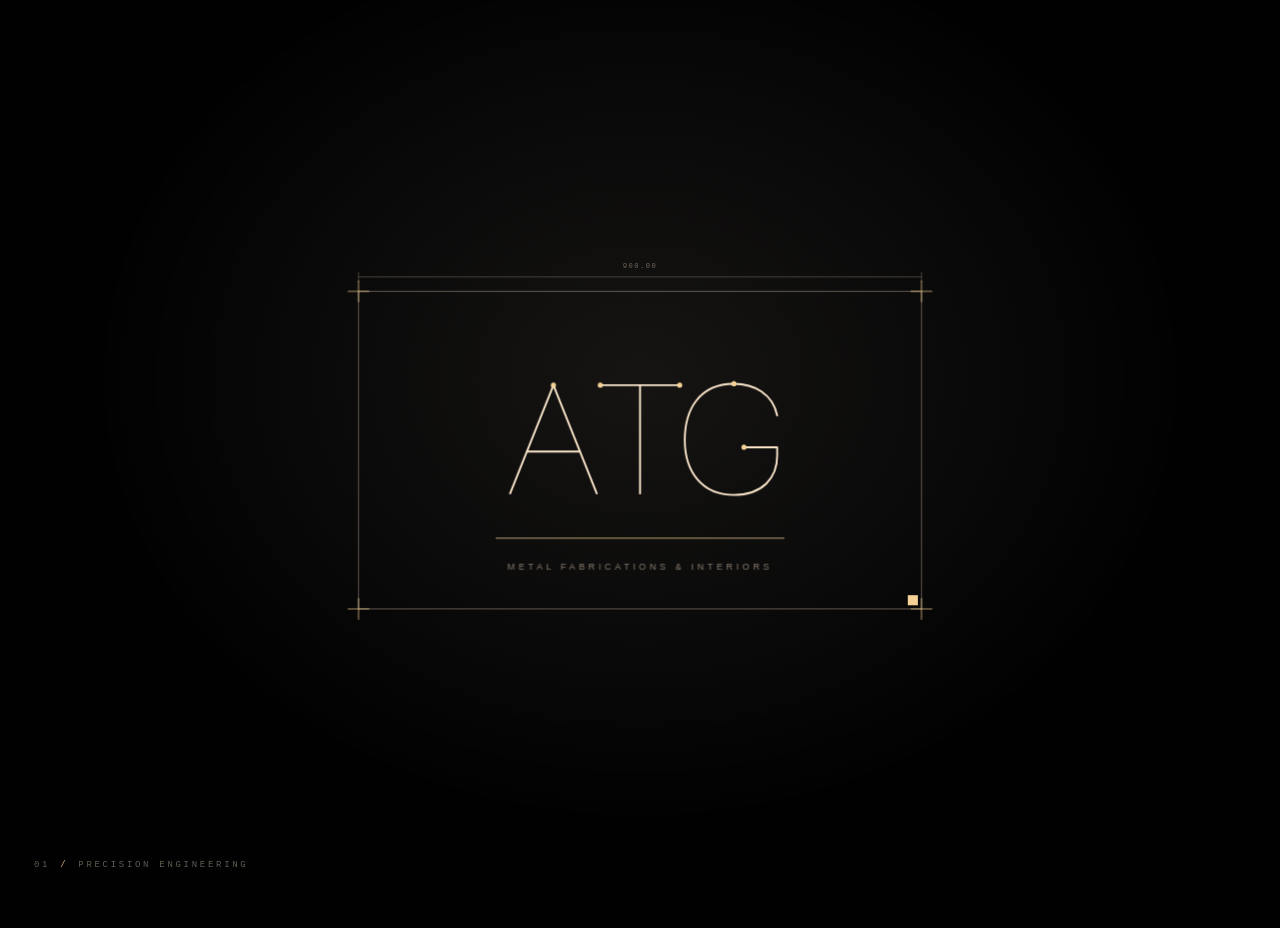
<file: preloader.html>
<!DOCTYPE html>
<html lang="en">
<head>
<meta charset="UTF-8"/>
<meta name="viewport" content="width=device-width, initial-scale=1.0"/>
<title>ATG — Metal Fabrications &amp; Interiors · Preloader Concepts</title>
<link rel="icon" href="data:image/svg+xml,%3Csvg xmlns='http://www.w3.org/2000/svg' viewBox='0 0 32 32'%3E%3Crect width='32' height='32' fill='%23010102'/%3E%3Crect x='11' y='11' width='10' height='10' fill='%23F4D194'/%3E%3C/svg%3E"/>
<style>
/* ============================================================
   ATG METAL FABRICATIONS & INTERIORS — 4 PRELOADER CONCEPTS
   Pure HTML / CSS / Vanilla JS. No libraries.
   ============================================================ */
:root{
  --black:#010102;
  --cream:#FCE7CC;
  --gold:#F4D194;
  --gold-deep:#B98F4E;
  --ease-out:cubic-bezier(0.22,1,0.36,1);
  --ease-luxe:cubic-bezier(0.65,0,0.15,1);
  --ease-heavy:cubic-bezier(0.77,0,0.18,1);
  --ease-soft:cubic-bezier(0.4,0,0.1,1);
  --serif:"Didot","Bodoni MT","Playfair Display","Times New Roman",serif;
  --sans:"Helvetica Neue",Helvetica,Arial,sans-serif;
  --mono:ui-monospace,"SF Mono","Cascadia Mono",Menlo,Consolas,monospace;
}
*,*::before,*::after{margin:0;padding:0;box-sizing:border-box}
html,body{height:100%}
body{background:var(--black);color:var(--cream);font-family:var(--sans);-webkit-font-smoothing:antialiased;overflow-x:hidden}
body.locked{overflow:hidden}
::selection{background:var(--gold);color:var(--black)}

/* ============================================================
   HOMEPAGE (demo canvas revealed beneath every preloader)
   ============================================================ */
#site{position:relative;min-height:100vh;display:flex;flex-direction:column}
.bg-lines{position:fixed;inset:0;pointer-events:none;z-index:0;
  background-image:linear-gradient(90deg,rgba(252,231,204,0.032) 1px,transparent 1px);
  background-size:calc(100%/6) 100%;opacity:0;transition:opacity 1.6s var(--ease-soft) 0.35s}
.glow{position:fixed;top:-32vh;left:50%;transform:translateX(-50%);width:96vw;height:64vh;pointer-events:none;z-index:0;
  background:radial-gradient(ellipse at center,rgba(252,231,204,0.05),transparent 65%);
  opacity:0;transition:opacity 1.8s var(--ease-soft) 0.2s}
#site.revealed .bg-lines,#site.revealed .glow{opacity:1}

.rv{opacity:0;transform:translateY(28px);filter:blur(10px);
  transition:opacity 1.1s var(--ease-out),transform 1.1s var(--ease-out),filter 1.1s var(--ease-out);
  transition-delay:var(--d,0s)}
#site.revealed .rv{opacity:1;transform:translateY(0);filter:blur(0)}

nav{position:relative;z-index:2;display:flex;justify-content:space-between;align-items:center;
  padding:30px clamp(24px,4.5vw,56px)}
.brand{display:flex;align-items:center;gap:13px;font-family:var(--serif);font-size:19px;letter-spacing:0.3em}
.brand i{width:7px;height:7px;background:var(--gold);display:block}
.nav-links{display:flex;gap:clamp(18px,3vw,42px)}
.nav-links a{font-size:10px;letter-spacing:0.26em;color:rgba(252,231,204,0.55);text-decoration:none;transition:color 0.4s}
.nav-links a:hover{color:var(--gold)}

.hero{position:relative;z-index:2;flex:1;display:flex;flex-direction:column;align-items:center;justify-content:center;
  text-align:center;padding:40px 20px}
.hero-kicker{display:flex;align-items:center;gap:18px;font-size:10px;letter-spacing:0.44em;color:rgba(252,231,204,0.5)}
.hero-kicker::before,.hero-kicker::after{content:"";width:46px;height:1px}
.hero-kicker::before{background:linear-gradient(90deg,transparent,rgba(244,209,148,0.6))}
.hero-kicker::after{background:linear-gradient(90deg,rgba(244,209,148,0.6),transparent)}
.hero h1{font-family:var(--serif);font-weight:400;font-size:clamp(120px,25vw,300px);line-height:0.95;letter-spacing:0.06em;
  margin:24px 0 6px;background:linear-gradient(180deg,#fdf3e3 0%,#d9c9ab 70%,#a6987f 100%);
  -webkit-background-clip:text;background-clip:text;color:transparent}
.hero-sub{font-size:11px;letter-spacing:0.34em;color:rgba(252,231,204,0.45);margin-top:20px}
.hero-tag{font-family:var(--serif);font-style:italic;font-size:clamp(15px,1.7vw,19px);color:rgba(252,231,204,0.62);margin-top:30px}
.cta{margin-top:46px;display:inline-block;padding:16px 44px;border:1px solid rgba(252,231,204,0.25);
  font-size:10px;letter-spacing:0.3em;color:var(--cream);text-decoration:none;transition:all 0.5s var(--ease-out)}
.cta:hover{background:var(--cream);color:var(--black);border-color:var(--cream)}
.foot{position:relative;z-index:2;display:flex;justify-content:space-between;gap:16px;
  padding:0 clamp(24px,4.5vw,56px) 34px;font-size:9px;letter-spacing:0.26em;color:rgba(252,231,204,0.3)}

/* ============================================================
   PRELOADER SHELL
   ============================================================ */
#preloader{position:fixed;inset:0;z-index:200;background:var(--black);
  display:flex;align-items:center;justify-content:center;overflow:hidden;cursor:pointer}
.v{display:none;position:absolute;inset:0;align-items:center;justify-content:center}
#preloader.v1 .v1,#preloader.v2 .v2,#preloader.v3 .v3,#preloader.v4 .v4{display:flex}

#pl-tag{position:absolute;left:34px;bottom:30px;z-index:5;display:flex;gap:10px;align-items:center;
  font:9px var(--mono);letter-spacing:0.3em;color:rgba(252,231,204,0.4);mix-blend-mode:difference}
#pl-tag i{font-style:normal;color:rgba(244,209,148,0.85)}

/* Shared keyframes */
@keyframes draw{to{stroke-dashoffset:0}}
@keyframes fadeIn{to{opacity:1}}
@keyframes wmIn{to{opacity:1;filter:blur(0)}}
@keyframes ndIn{to{opacity:1;transform:scale(1)}}

/* Global exit — variants 01 & 03: cinematic fade / scale / blur */
#preloader.v1,#preloader.v3{
  transition:opacity 0.9s var(--ease-soft) 0.05s,filter 0.9s var(--ease-soft) 0.05s,transform 0.9s var(--ease-soft) 0.05s}
#preloader.v1.is-exiting,#preloader.v3.is-exiting{opacity:0;filter:blur(18px);transform:scale(1.05);pointer-events:none}
#preloader.is-exiting{cursor:default}

/* ============================================================
   PRELOADER 01 — PRECISION ENGINEERING (self-drawing lines)
   ============================================================ */
.v1::before{content:"";position:absolute;inset:0;pointer-events:none;
  background:radial-gradient(ellipse at 50% 42%,rgba(252,231,204,0.045),transparent 62%)}
.v1-svg{width:min(84vw,640px);height:auto;display:block;animation:v1zoom 2.7s var(--ease-soft) both}
@keyframes v1zoom{from{transform:scale(0.99)}to{transform:scale(1.015)}}
.v1 .fr{stroke:rgba(252,231,204,0.5);stroke-width:1;fill:none;stroke-dasharray:1;stroke-dashoffset:1;
  animation:draw 1.2s var(--ease-luxe) 0.15s forwards}
.v1 .dm{stroke:rgba(252,231,204,0.35);stroke-width:1;fill:none;stroke-dasharray:1;stroke-dashoffset:1;
  animation:draw 1s var(--ease-luxe) 0.3s forwards}
.v1 .dmt{fill:rgba(252,231,204,0.4);font:10px var(--mono);letter-spacing:2px;text-anchor:middle;
  opacity:0;animation:fadeIn 0.6s 0.85s forwards}
.v1 .cr{stroke:var(--gold);stroke-width:1.1;fill:none;opacity:0;transform:scale(0.4);
  transform-box:fill-box;transform-origin:center;animation:crIn 0.5s var(--ease-out) forwards}
@keyframes crIn{to{opacity:0.9;transform:scale(1)}}
.v1 .cr1{animation-delay:0.35s}.v1 .cr2{animation-delay:0.45s}.v1 .cr3{animation-delay:0.55s}.v1 .cr4{animation-delay:0.65s}
.v1 .lt{stroke:var(--cream);stroke-width:2.6;stroke-linecap:round;stroke-linejoin:round;fill:none;
  stroke-dasharray:1;stroke-dashoffset:1;animation:draw 0.8s var(--ease-luxe) forwards}
.v1 .l1{animation-delay:0.5s}.v1 .l2{animation-delay:0.72s}.v1 .l3{animation-delay:0.94s}
.v1 .nd{fill:var(--gold);opacity:0;transform:scale(0);transform-box:fill-box;transform-origin:center;
  animation:ndIn 0.45s var(--ease-out) forwards}
.v1 .n1{animation-delay:1.45s}.v1 .n2{animation-delay:1.51s}.v1 .n3{animation-delay:1.57s}
.v1 .n4{animation-delay:1.63s}.v1 .n5{animation-delay:1.69s}
.v1 .base{stroke:var(--gold);stroke-width:1;fill:none;stroke-dasharray:1;stroke-dashoffset:1;
  animation:draw 0.7s var(--ease-luxe) 1.5s forwards}
.v1 .wm{fill:rgba(252,231,204,0.55);font:12.5px var(--sans);letter-spacing:5px;text-anchor:middle;
  opacity:0;filter:blur(6px);animation:wmIn 0.8s var(--ease-out) 1.7s forwards}
.v1 .sq{fill:var(--gold);opacity:0;transform:scale(0) rotate(45deg);transform-box:fill-box;transform-origin:center;
  animation:sqIn 0.5s var(--ease-out) 1.8s forwards}
@keyframes sqIn{to{opacity:1;transform:scale(1) rotate(0deg)}}

/* ============================================================
   PRELOADER 02 — LUXURY MATERIALS (weighted metallic panels)
   ============================================================ */
.v2{display:block}
.v2 .p{position:absolute;top:-1px;bottom:-1px;width:calc(100%/6 + 1px);will-change:transform;
  background:linear-gradient(165deg,#19191d 0%,#0c0c0f 38%,#121215 55%,#08080a 100%);
  box-shadow:inset 0 0 90px rgba(0,0,0,0.6);
  animation:v2in 0.95s var(--ease-luxe) both}
.v2 .p::after{content:"";position:absolute;inset:0;
  background:repeating-linear-gradient(90deg,rgba(255,255,255,0.014) 0 1px,transparent 1px 4px)}
.v2 .p1{left:0;--f:-101%;animation-delay:0.05s}
.v2 .p2{left:calc(100%/6);--f:101%;animation-delay:0.12s}
.v2 .p3{left:calc(200%/6);--f:-101%;animation-delay:0.19s;border-right:1px solid rgba(244,209,148,0.28)}
.v2 .p4{left:calc(300%/6);--f:101%;animation-delay:0.26s;border-left:1px solid rgba(244,209,148,0.28)}
.v2 .p5{left:calc(400%/6);--f:-101%;animation-delay:0.33s}
.v2 .p6{left:calc(500%/6);--f:101%;animation-delay:0.40s}
@keyframes v2in{from{transform:translateY(var(--f))}to{transform:translateY(0)}}
.v2 .sheen{position:absolute;top:-20%;left:0;width:100%;height:140%;pointer-events:none;
  background:linear-gradient(100deg,transparent 42%,rgba(252,231,204,0.055) 50%,transparent 58%);
  transform:translateX(-110%);animation:v2sheen 1.3s var(--ease-soft) 1.05s both}
@keyframes v2sheen{to{transform:translateX(110%)}}
.v2-logo{position:absolute;inset:0;display:flex;flex-direction:column;align-items:center;justify-content:center;gap:22px;z-index:2}
.v2-atg{font-family:var(--serif);font-size:clamp(58px,9.5vw,118px);line-height:1;color:transparent;
  background:linear-gradient(180deg,#fdf4e4 0%,#ecdcbe 38%,#a2937b 50%,#e8d6b8 62%,#faf0de 100%);
  -webkit-background-clip:text;background-clip:text;
  opacity:0;filter:blur(12px);transform:scale(0.97);letter-spacing:0.48em;text-indent:0.48em;
  animation:v2logo 1.1s var(--ease-out) 0.8s forwards}
@keyframes v2logo{to{opacity:1;filter:blur(0);transform:scale(1);letter-spacing:0.2em;text-indent:0.2em}}
.v2-rule{width:0;height:1px;background:linear-gradient(90deg,transparent,var(--gold),transparent);
  animation:v2rule 0.8s var(--ease-luxe) 1.5s forwards}
@keyframes v2rule{to{width:76px}}
.v2-sub{font-size:10.5px;letter-spacing:0.42em;text-indent:0.42em;color:rgba(252,231,204,0.5);
  white-space:nowrap;opacity:0;animation:fadeIn 0.8s var(--ease-out) 1.6s forwards}
/* Exit: panels part like weighted doors, centre outward */
#preloader.v2.is-exiting{background:transparent;transition:background-color 0.25s}
#preloader.v2.is-exiting .v2 .p{animation:none;transition:transform 1s var(--ease-luxe)}
#preloader.v2.is-exiting .p1{transform:translateX(-75vw);transition-delay:0.14s}
#preloader.v2.is-exiting .p2{transform:translateX(-75vw);transition-delay:0.07s}
#preloader.v2.is-exiting .p3{transform:translateX(-75vw);transition-delay:0s}
#preloader.v2.is-exiting .p4{transform:translateX(75vw);transition-delay:0s}
#preloader.v2.is-exiting .p5{transform:translateX(75vw);transition-delay:0.07s}
#preloader.v2.is-exiting .p6{transform:translateX(75vw);transition-delay:0.14s}
#preloader.v2.is-exiting .v2-logo{opacity:0;filter:blur(8px);transform:scale(1.03);transition:all 0.45s var(--ease-soft)}
#preloader.v2.is-exiting .sheen{opacity:0;transition:opacity 0.3s}

/* ============================================================
   PRELOADER 03 — CONSTRUCTION PROCESS (blueprint → logo)
   ============================================================ */
.v3 .bp-grid{position:absolute;inset:-3%;opacity:0;transform:scale(1.045);
  background-image:
    linear-gradient(rgba(252,231,204,0.05) 1px,transparent 1px),
    linear-gradient(90deg,rgba(252,231,204,0.05) 1px,transparent 1px),
    linear-gradient(rgba(252,231,204,0.09) 1px,transparent 1px),
    linear-gradient(90deg,rgba(252,231,204,0.09) 1px,transparent 1px);
  background-size:26px 26px,26px 26px,130px 130px,130px 130px;
  animation:v3grid 1.1s var(--ease-out) 0.05s forwards}
@keyframes v3grid{to{opacity:1;transform:scale(1)}}
.v3-svg{width:min(86vw,660px);height:auto;display:block;z-index:1}
.v3 .sl{stroke:rgba(252,231,204,0.75);stroke-width:1.4;fill:none;
  stroke-dasharray:1;stroke-dashoffset:1;animation:draw 0.7s var(--ease-luxe) forwards}
.v3 .col{animation-delay:0.3s}.v3 .beam{animation-delay:0.55s}.v3 .brace{animation-delay:0.8s}
.v3 .cd{stroke:rgba(252,231,204,0.3);stroke-width:1;fill:none;stroke-dasharray:5 6;
  opacity:0;animation:fadeIn 0.7s 0.7s forwards}
.v3 .jn circle{fill:var(--gold);opacity:0;transform:scale(0);transform-box:fill-box;transform-origin:center;
  animation:ndIn 0.4s var(--ease-out) forwards}
.v3 .j1{animation-delay:1.05s}.v3 .j2{animation-delay:1.10s}.v3 .j3{animation-delay:1.15s}
.v3 .j4{animation-delay:1.20s}.v3 .j5{animation-delay:1.25s}.v3 .j6{animation-delay:1.30s}
.v3 .st{transform-box:fill-box;transform-origin:center;
  animation:v3st 0.55s var(--ease-soft) 1.4s forwards}
@keyframes v3st{to{opacity:0;transform:scale(0.965)}}
.v3 .lt{stroke:var(--cream);stroke-width:2.6;stroke-linecap:round;stroke-linejoin:round;fill:none;
  stroke-dasharray:1;stroke-dashoffset:1;animation:draw 0.65s var(--ease-luxe) forwards}
.v3 .l1{animation-delay:1.35s}.v3 .l2{animation-delay:1.5s}.v3 .l3{animation-delay:1.65s}
.v3 .nd{fill:var(--gold);opacity:0;transform:scale(0);transform-box:fill-box;transform-origin:center;
  animation:ndIn 0.4s var(--ease-out) forwards}
.v3 .n1{animation-delay:2.15s}.v3 .n2{animation-delay:2.2s}.v3 .n3{animation-delay:2.25s}
.v3 .lbl{position:absolute;font:9px var(--mono);letter-spacing:0.22em;color:rgba(252,231,204,0.32);
  white-space:nowrap;opacity:0;animation:fadeIn 0.8s forwards}
.v3 .la{top:26px;left:30px;animation-delay:0.5s}
.v3 .lb{top:26px;right:30px;animation-delay:0.65s}
.v3 .lc{bottom:26px;right:30px;animation-delay:0.8s}
.v3 .ld{bottom:58px;left:30px;animation-delay:0.95s}
.v3-word{position:absolute;bottom:9vh;left:50%;transform:translateX(-50%);z-index:1;
  font-size:10.5px;letter-spacing:0.42em;text-indent:0.42em;color:rgba(252,231,204,0.55);
  white-space:nowrap;opacity:0;filter:blur(5px);animation:wmIn 0.8s var(--ease-out) 2s forwards}

/* ============================================================
   PRELOADER 04 — PREMIUM INTERIOR REVEAL (partitions)
   ============================================================ */
.v4{display:block}
.v4 .pt{position:absolute;top:-2px;bottom:-2px;will-change:transform;
  box-shadow:0 0 70px rgba(0,0,0,0.28);
  animation:v4in 0.8s var(--ease-luxe) both}
.v4 .pt.cream{background:linear-gradient(180deg,#FCE7CC 0%,#F6DDBB 100%)}
.v4 .pt.dark{background:linear-gradient(180deg,#0d0d10 0%,#060608 100%)}
.v4 .pt1{left:0;width:calc(13% + 1px);--fx:-8vw;animation-delay:0s}
.v4 .pt2{left:13%;width:calc(20.5% + 1px);--fx:-6vw;animation-delay:0.05s}
.v4 .pt3{left:33.5%;width:calc(16.5% + 1px);--fx:-4vw;animation-delay:0.1s;border-right:1px solid rgba(185,143,78,0.5)}
.v4 .pt4{left:50%;width:calc(16.5% + 1px);--fx:4vw;animation-delay:0.1s}
.v4 .pt5{left:70.5%;width:calc(20.5% + 1px);--fx:6vw;animation-delay:0.05s}
.v4 .pt6{left:91%;width:calc(13% + 2px);--fx:8vw;animation-delay:0s}
@keyframes v4in{from{transform:translateX(var(--fx));filter:blur(4px);opacity:0.55}
  to{transform:translateX(0);filter:blur(0);opacity:1}}
.v4-logo{position:absolute;inset:0;z-index:2;display:flex;flex-direction:column;align-items:center;justify-content:center;gap:20px}
.v4-atg{font-family:var(--serif);font-size:clamp(52px,8vw,96px);line-height:1;color:#0b0b0d;
  letter-spacing:0.22em;text-indent:0.22em;
  opacity:0;filter:blur(14px);transform:scale(0.975);
  animation:v4logo 1s var(--ease-out) 0.55s forwards}
@keyframes v4logo{to{opacity:1;filter:blur(0);transform:scale(1)}}
.v4-rule{width:0;height:1px;background:linear-gradient(90deg,transparent,var(--gold-deep),transparent);
  animation:v2rule 0.8s var(--ease-luxe) 0.85s forwards}
.v4-sub{font-size:10px;letter-spacing:0.4em;text-indent:0.4em;color:rgba(1,1,2,0.55);
  white-space:nowrap;opacity:0;animation:fadeIn 1s 0.95s forwards}
/* Exit: partitions glide apart, calm and expensive */
#preloader.v4.is-exiting{background:transparent;transition:background-color 0.3s}
#preloader.v4.is-exiting .v4 .pt{animation:none;transition:transform 1.1s var(--ease-heavy)}
#preloader.v4.is-exiting .pt1{transform:translateX(-80vw);transition-delay:0.12s}
#preloader.v4.is-exiting .pt2{transform:translateX(-80vw);transition-delay:0.06s}
#preloader.v4.is-exiting .pt3{transform:translateX(-80vw);transition-delay:0s}
#preloader.v4.is-exiting .pt4{transform:translateX(80vw);transition-delay:0s}
#preloader.v4.is-exiting .pt5{transform:translateX(80vw);transition-delay:0.06s}
#preloader.v4.is-exiting .pt6{transform:translateX(80vw);transition-delay:0.12s}
#preloader.v4.is-exiting .v4-logo{opacity:0;transform:scale(0.96);filter:blur(10px);transition:all 0.5s var(--ease-soft)}

/* ============================================================
   CONCEPT SWITCHER
   ============================================================ */
#picker{position:fixed;left:50%;bottom:22px;transform:translate(-50%,80px);z-index:300;
  display:flex;align-items:center;gap:4px;padding:6px;
  background:rgba(8,8,10,0.68);border:1px solid rgba(252,231,204,0.13);border-radius:999px;
  backdrop-filter:blur(16px);-webkit-backdrop-filter:blur(16px);
  opacity:0;pointer-events:none;transition:opacity 0.7s var(--ease-out),transform 0.7s var(--ease-out)}
#picker.show{opacity:1;transform:translate(-50%,0);pointer-events:auto}
.pk-label{font:8.5px var(--mono);letter-spacing:0.28em;color:rgba(252,231,204,0.32);padding:0 12px 0 16px;white-space:nowrap}
#picker button{appearance:none;background:none;border:0;cursor:pointer;display:flex;align-items:center;gap:8px;
  font:10px var(--sans);letter-spacing:0.14em;color:rgba(252,231,204,0.5);
  padding:9px 13px;border-radius:999px;transition:all 0.35s}
#picker button em{font-style:normal;font-size:8.5px;letter-spacing:0.22em;color:rgba(252,231,204,0.28);transition:color 0.35s}
#picker button:hover{color:var(--cream)}
#picker button.on{background:rgba(244,209,148,0.13);color:var(--gold)}
#picker button.on em{color:rgba(244,209,148,0.6)}
#picker .pk-sep{width:1px;height:16px;background:rgba(252,231,204,0.12);margin:0 4px}
#picker #pk-replay{font-size:13px;padding:9px 12px;line-height:1}

/* ============================================================
   RESPONSIVE + ACCESSIBILITY
   ============================================================ */
@media (max-width:720px){
  .nav-links a:nth-child(n+3){display:none}
  #picker button em{display:none}
  .pk-label{display:none}
  .foot span:nth-child(2){display:none}
  .v3 .lc,.v3 .ld{display:none}
  #pl-tag{left:20px;bottom:20px}
  .v3 .la{top:18px;left:18px}.v3 .lb{top:18px;right:18px}
}
@media (prefers-reduced-motion:reduce){
  *,*::before,*::after{animation-duration:0.01ms !important;animation-delay:0s !important;
    transition-duration:0.25s !important;transition-delay:0s !important}
}
</style>
</head>
<body>

  <!-- ============ HOMEPAGE ============ -->
  <main id="site" aria-hidden="true">
    <div class="bg-lines"></div>
    <div class="glow"></div>
    <nav class="rv" style="--d:.05s">
      <div class="brand"><i></i>ATG</div>
      <div class="nav-links">
        <a href="#">FABRICATION</a><a href="#">INTERIORS</a><a href="#">PROJECTS</a><a href="#">CONTACT</a>
      </div>
    </nav>
    <section class="hero">
      <div class="hero-kicker rv" style="--d:.15s">METAL FABRICATIONS &amp; INTERIORS</div>
      <h1 class="rv" style="--d:.25s">ATG</h1>
      <div class="hero-sub rv" style="--d:.4s">PRECISION METALWORK — BESPOKE INTERIORS</div>
      <div class="hero-tag rv" style="--d:.5s">Precision in metal. Poetry in space.</div>
      <a class="cta rv" style="--d:.62s" href="#">VIEW PROJECTS</a>
    </section>
    <div class="foot rv" style="--d:.72s">
      <span>EST. MMXI</span><span>DUBAI · LONDON · MILAN</span><span>SCROLL</span>
    </div>
  </main>

  <!-- ============ PRELOADER ============ -->
  <div id="preloader" class="v1">
    <div id="pl-stage"></div>
    <div id="pl-tag"><span id="pl-tag-num">01</span><i>/</i><span id="pl-tag-name">PRECISION ENGINEERING</span></div>
  </div>

  <!-- ============ CONCEPT SWITCHER ============ -->
  <div id="picker" role="group" aria-label="Preloader concept switcher">
    <span class="pk-label">PRELOADER</span>
    <button data-v="1" class="on" aria-pressed="true"><b>01</b><em>PRECISION</em></button>
    <button data-v="2" aria-pressed="false"><b>02</b><em>MATERIAL</em></button>
    <button data-v="3" aria-pressed="false"><b>03</b><em>BLUEPRINT</em></button>
    <button data-v="4" aria-pressed="false"><b>04</b><em>REVEAL</em></button>
    <span class="pk-sep"></span>
    <button id="pk-replay" title="Replay (R)">&#8635;</button>
  </div>

<script>
(function(){
"use strict";

/* ---------- Variant markup (rebuilt on every run = clean restarts) ---------- */
var ATG_PATHS =
  '<path class="lt l1" d="M270 340 L330 190 L390 340 M293 282 L367 282" pathLength="1"/>' +
  '<path class="lt l2" d="M450 190 V340 M395 190 H505" pathLength="1"/>' +
  '<path class="lt l3" d="M640 232 C634 202 608 188 580 188 C532 188 512 224 512 266 C512 310 536 342 580 342 C620 342 640 318 640 288 V276 H594" pathLength="1"/>';

var TPL = {
  1: function(){
    return '<div class="v v1">' +
      '<svg class="v1-svg" viewBox="0 0 900 560" fill="none" aria-hidden="true">' +
        '<path class="dm" d="M60 40 H840 M60 33 V47 M840 33 V47" pathLength="1"/>' +
        '<text class="dmt" x="450" y="28">900.00</text>' +
        '<rect class="fr" x="60" y="60" width="780" height="440" pathLength="1"/>' +
        '<path class="cr cr1" d="M60 45 V75 M45 60 H75" pathLength="1"/>' +
        '<path class="cr cr2" d="M840 45 V75 M825 60 H855" pathLength="1"/>' +
        '<path class="cr cr3" d="M60 485 V515 M45 500 H75" pathLength="1"/>' +
        '<path class="cr cr4" d="M840 485 V515 M825 500 H855" pathLength="1"/>' +
        ATG_PATHS +
        '<circle class="nd n1" cx="330" cy="190" r="3.5"/>' +
        '<circle class="nd n2" cx="395" cy="190" r="3.5"/>' +
        '<circle class="nd n3" cx="505" cy="190" r="3.5"/>' +
        '<circle class="nd n4" cx="580" cy="188" r="3.5"/>' +
        '<circle class="nd n5" cx="594" cy="276" r="3.5"/>' +
        '<path class="base" d="M250 402 H650" pathLength="1"/>' +
        '<text class="wm" x="450" y="446">METAL FABRICATIONS &amp; INTERIORS</text>' +
        '<rect class="sq" x="821" y="481" width="14" height="14"/>' +
      '</svg>' +
    '</div>';
  },
  2: function(){
    return '<div class="v v2">' +
      '<div class="p p1"></div><div class="p p2"></div><div class="p p3"></div>' +
      '<div class="p p4"></div><div class="p p5"></div><div class="p p6"></div>' +
      '<div class="sheen"></div>' +
      '<div class="v2-logo">' +
        '<div class="v2-atg">ATG</div>' +
        '<div class="v2-rule"></div>' +
        '<div class="v2-sub">METAL FABRICATIONS &amp; INTERIORS</div>' +
      '</div>' +
    '</div>';
  },
  3: function(){
    return '<div class="v v3">' +
      '<div class="bp-grid"></div>' +
      '<span class="lbl la">ATG &middot; STRUCTURAL SERIES</span>' +
      '<span class="lbl lb">SCALE 1 : 50</span>' +
      '<span class="lbl lc">N 25&deg; 12&prime; &mdash; E 55&deg; 16&prime;</span>' +
      '<span class="lbl ld">DWG NO. ATG-03</span>' +
      '<svg class="v3-svg" viewBox="0 0 900 560" fill="none" aria-hidden="true">' +
        '<g class="st">' +
          '<path class="sl col" d="M250 420 V160 M450 420 V160 M650 420 V160" pathLength="1"/>' +
          '<path class="sl beam" d="M250 160 H650 M250 290 H650" pathLength="1"/>' +
          '<path class="sl brace" d="M250 420 L450 160" pathLength="1"/>' +
          '<path class="cd" d="M210 160 V420 M250 120 H650"/>' +
          '<g class="jn">' +
            '<circle class="j1" cx="250" cy="160" r="3.5"/><circle class="j2" cx="450" cy="160" r="3.5"/>' +
            '<circle class="j3" cx="650" cy="160" r="3.5"/><circle class="j4" cx="250" cy="420" r="3.5"/>' +
            '<circle class="j5" cx="450" cy="420" r="3.5"/><circle class="j6" cx="650" cy="420" r="3.5"/>' +
          '</g>' +
        '</g>' +
        ATG_PATHS +
        '<circle class="nd n1" cx="330" cy="190" r="3.5"/>' +
        '<circle class="nd n2" cx="505" cy="190" r="3.5"/>' +
        '<circle class="nd n3" cx="594" cy="276" r="3.5"/>' +
      '</svg>' +
      '<div class="v3-word">METAL FABRICATIONS &amp; INTERIORS</div>' +
    '</div>';
  },
  4: function(){
    return '<div class="v v4">' +
      '<div class="pt pt1 cream"></div><div class="pt pt2 dark"></div><div class="pt pt3 cream"></div>' +
      '<div class="pt pt4 cream"></div><div class="pt pt5 dark"></div><div class="pt pt6 cream"></div>' +
      '<div class="v4-logo">' +
        '<div class="v4-atg">ATG</div>' +
        '<div class="v4-rule"></div>' +
        '<div class="v4-sub">METAL FABRICATIONS &amp; INTERIORS</div>' +
      '</div>' +
    '</div>';
  }
};

/* ---------- Orchestration ---------- */
var pre    = document.getElementById('preloader'),
    stage  = document.getElementById('pl-stage'),
    site   = document.getElementById('site'),
    picker = document.getElementById('picker'),
    tagNum = document.getElementById('pl-tag-num'),
    tagName= document.getElementById('pl-tag-name');

var NAMES = {1:'PRECISION ENGINEERING',2:'LUXURY MATERIALS',3:'CONSTRUCTION PROCESS',4:'PREMIUM INTERIOR REVEAL'};
/* dur    = hold before exit begins
   reveal = homepage entrance begins
   gone   = preloader fully removed                                  */
var CFG = {
  1:{dur:2550, reveal:2550, gone:3560},
  2:{dur:2500, reveal:2520, gone:3660},
  3:{dur:2850, reveal:2850, gone:3860},
  4:{dur:1750, reveal:1950, gone:3050}
};

var RM = window.matchMedia('(prefers-reduced-motion: reduce)').matches;
var qs = new URLSearchParams(location.search);
var FREEZE = qs.get('freeze') === '1';
var cur = parseInt(qs.get('v'),10);
if(!(cur>=1 && cur<=4)) cur = 1;
var timers = [];

function clearTimers(){ for(var i=0;i<timers.length;i++) clearTimeout(timers[i]); timers=[]; }

function render(){
  stage.innerHTML = TPL[cur]();
  pre.className = 'v' + cur;
  tagNum.textContent = '0' + cur;
  tagName.textContent = NAMES[cur];
  var btns = picker.querySelectorAll('button[data-v]');
  for(var i=0;i<btns.length;i++){
    var on = +btns[i].getAttribute('data-v') === cur;
    btns[i].classList.toggle('on', on);
    btns[i].setAttribute('aria-pressed', on);
  }
}

function finish(){
  pre.style.display = 'none';
  document.body.classList.remove('locked');
  picker.classList.add('show');
  site.removeAttribute('aria-hidden');
}

function start(){
  clearTimers();
  render();
  pre.style.display = 'flex';
  pre.classList.remove('is-exiting');
  site.classList.remove('revealed');
  site.setAttribute('aria-hidden','true');
  document.body.classList.add('locked');
  picker.classList.remove('show');
  void pre.offsetWidth; /* reflow: restart transitions cleanly */

  if(RM){ /* reduced motion: skip the show, quick gentle fade */
    timers.push(setTimeout(function(){
      site.classList.add('revealed'); finish();
    }, 600));
    return;
  }
  if(FREEZE) return; /* QA mode: hold the final pose */

  var c = CFG[cur];
  timers.push(setTimeout(function(){ pre.classList.add('is-exiting'); }, c.dur));
  timers.push(setTimeout(function(){ site.classList.add('revealed'); site.removeAttribute('aria-hidden'); }, c.reveal));
  timers.push(setTimeout(finish, c.gone));
}

/* Click the preloader to skip forward */
pre.addEventListener('click', function(){
  if(pre.classList.contains('is-exiting') || pre.style.display === 'none') return;
  clearTimers();
  pre.classList.add('is-exiting');
  site.classList.add('revealed'); site.removeAttribute('aria-hidden');
  timers.push(setTimeout(finish, (cur===2||cur===4) ? 1250 : 1000));
});

/* Switcher */
picker.addEventListener('click', function(e){
  var b = e.target.closest('button'); if(!b) return;
  if(b.id === 'pk-replay'){ start(); return; }
  var v = +b.getAttribute('data-v');
  if(v>=1 && v<=4){ cur = v; start(); }
});

/* Keyboard: 1–4 select, R replays */
document.addEventListener('keydown', function(e){
  if(e.key>='1' && e.key<='4'){ cur = +e.key; start(); }
  else if(e.key==='r' || e.key==='R'){ start(); }
});

start();
})();
</script>
</body>
</html>
</file>
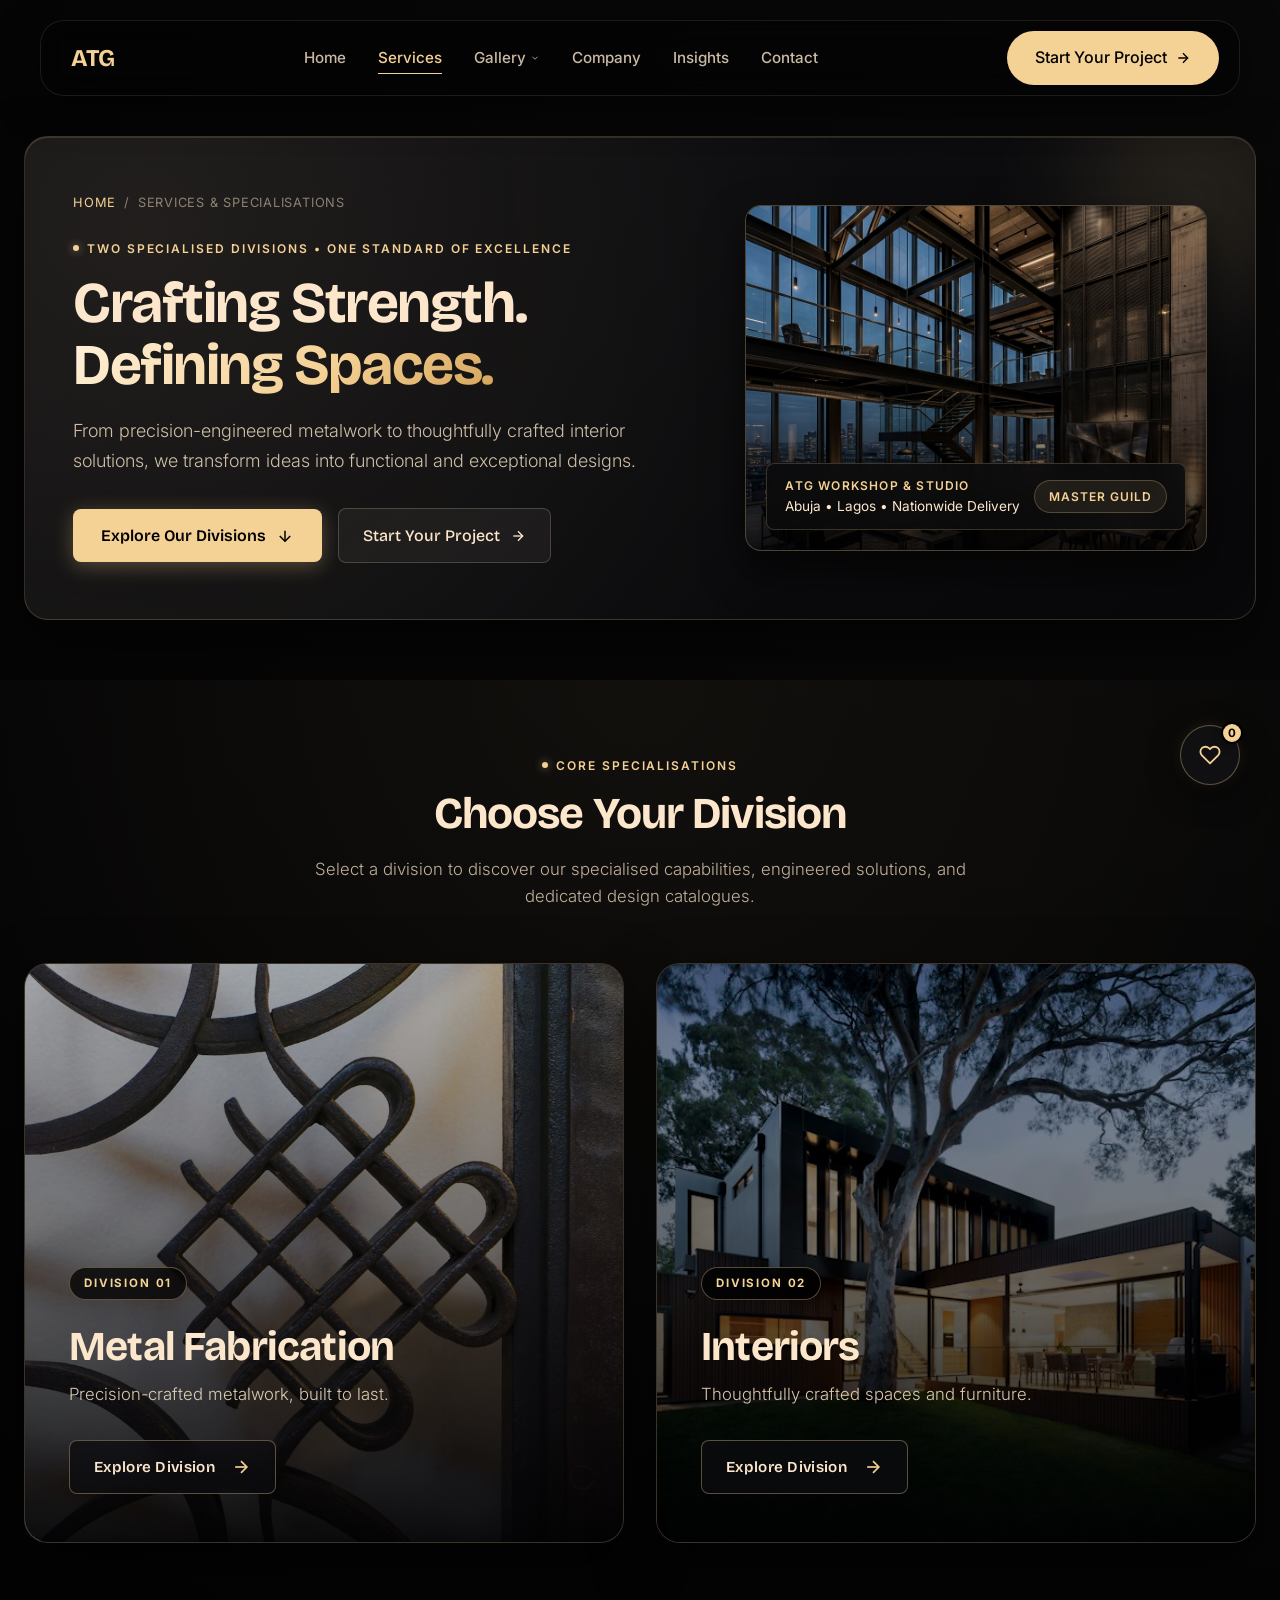
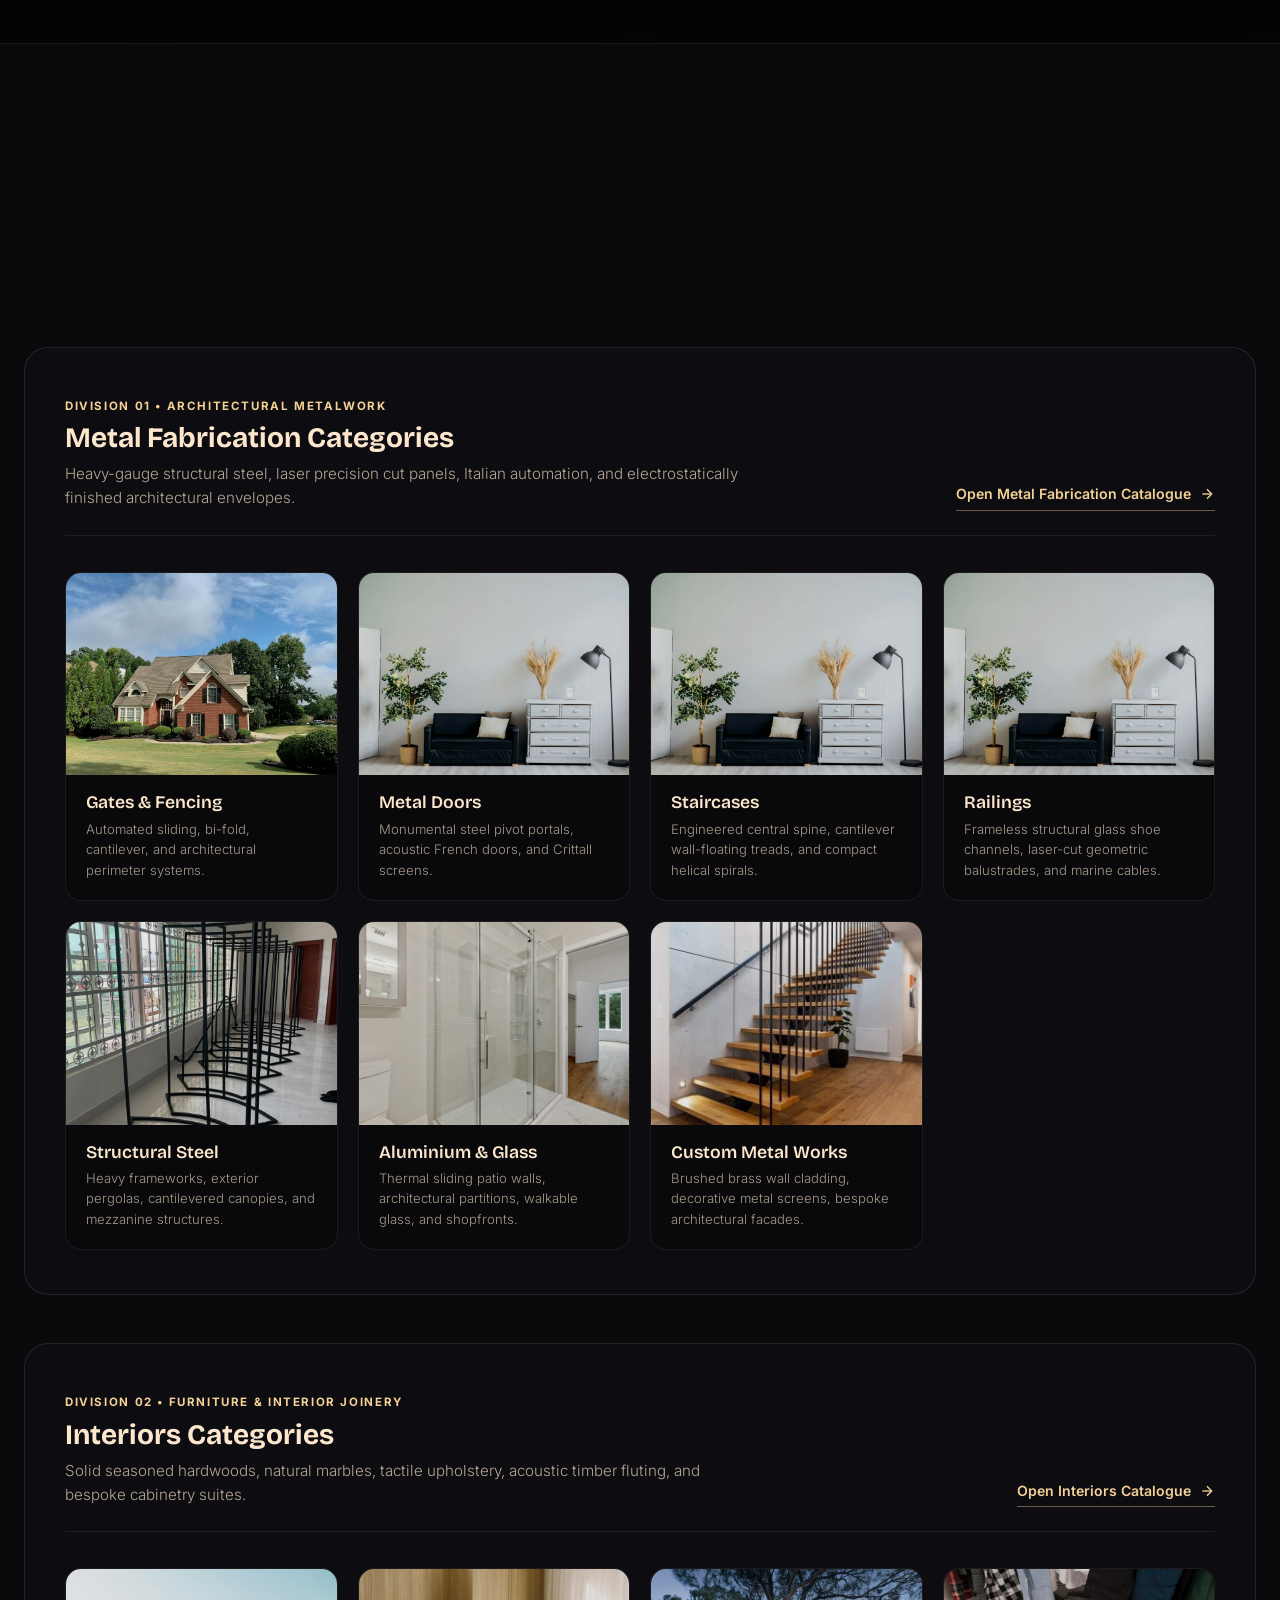
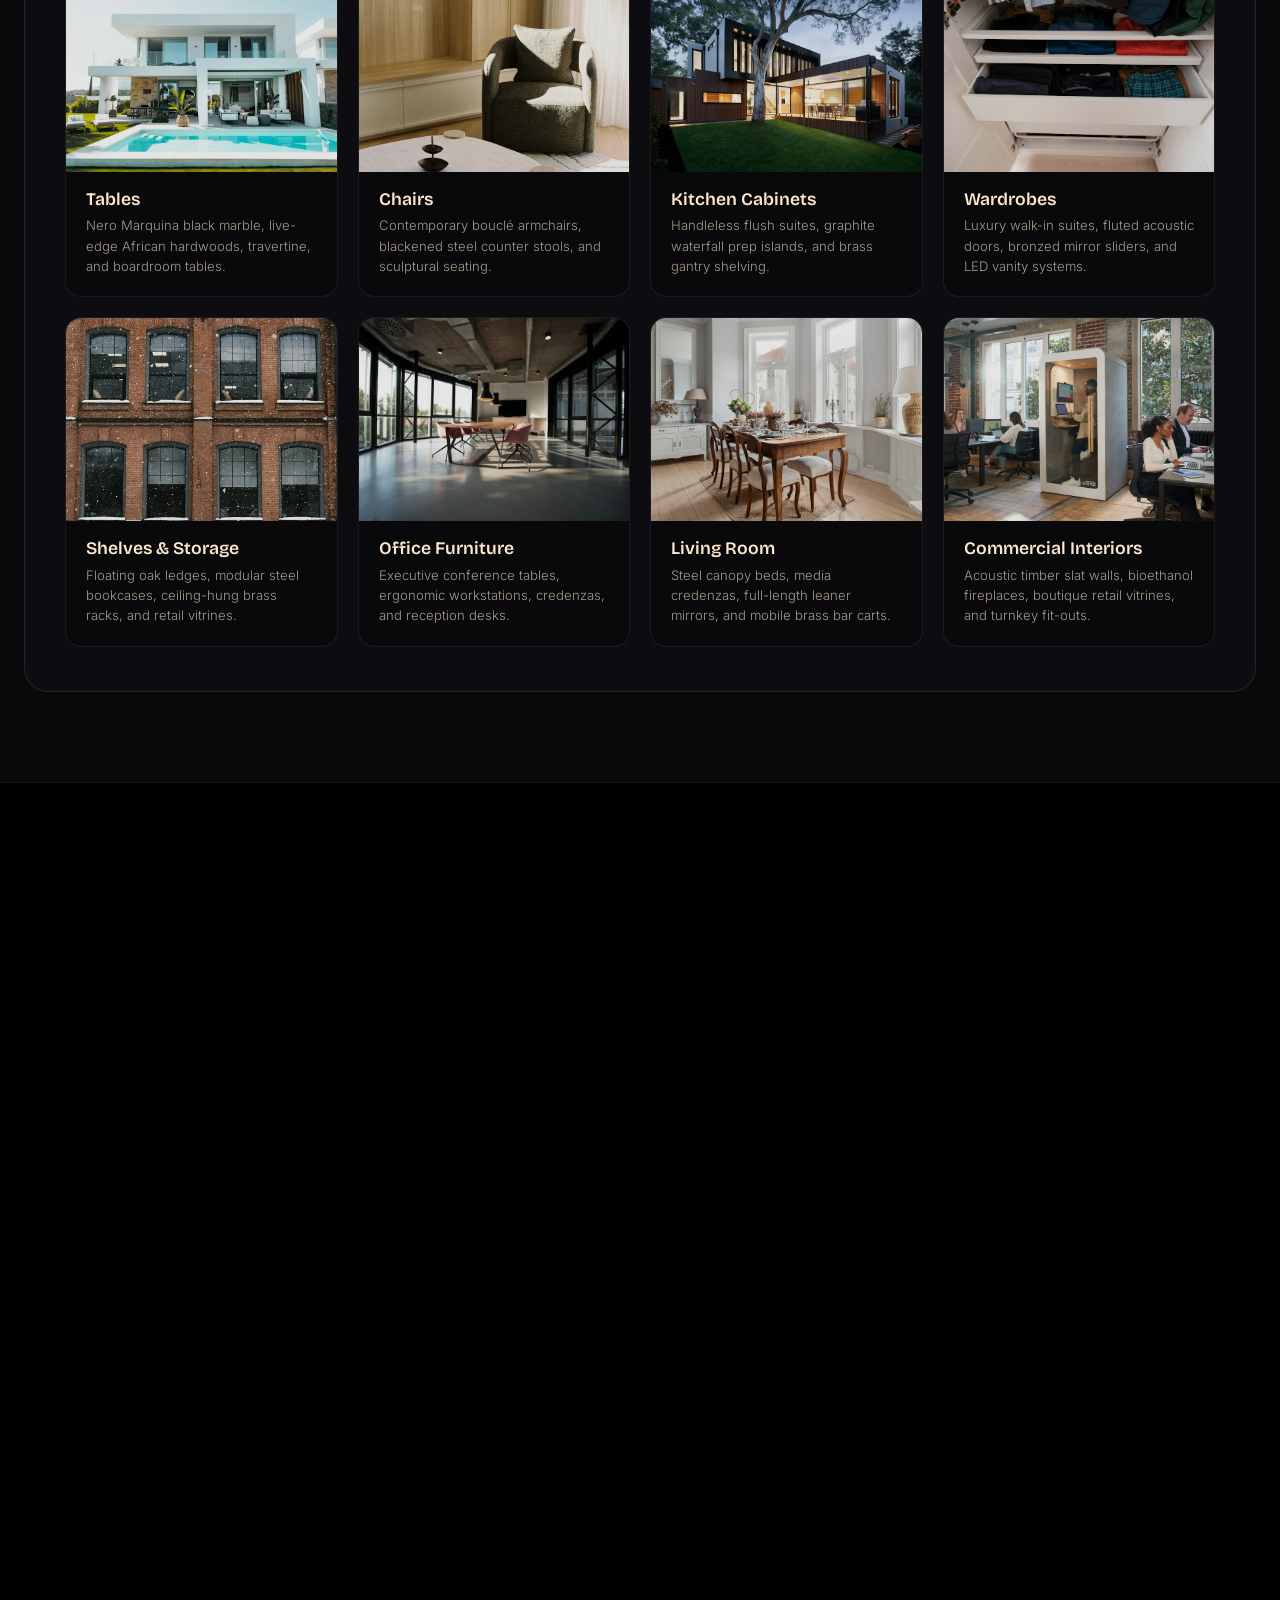
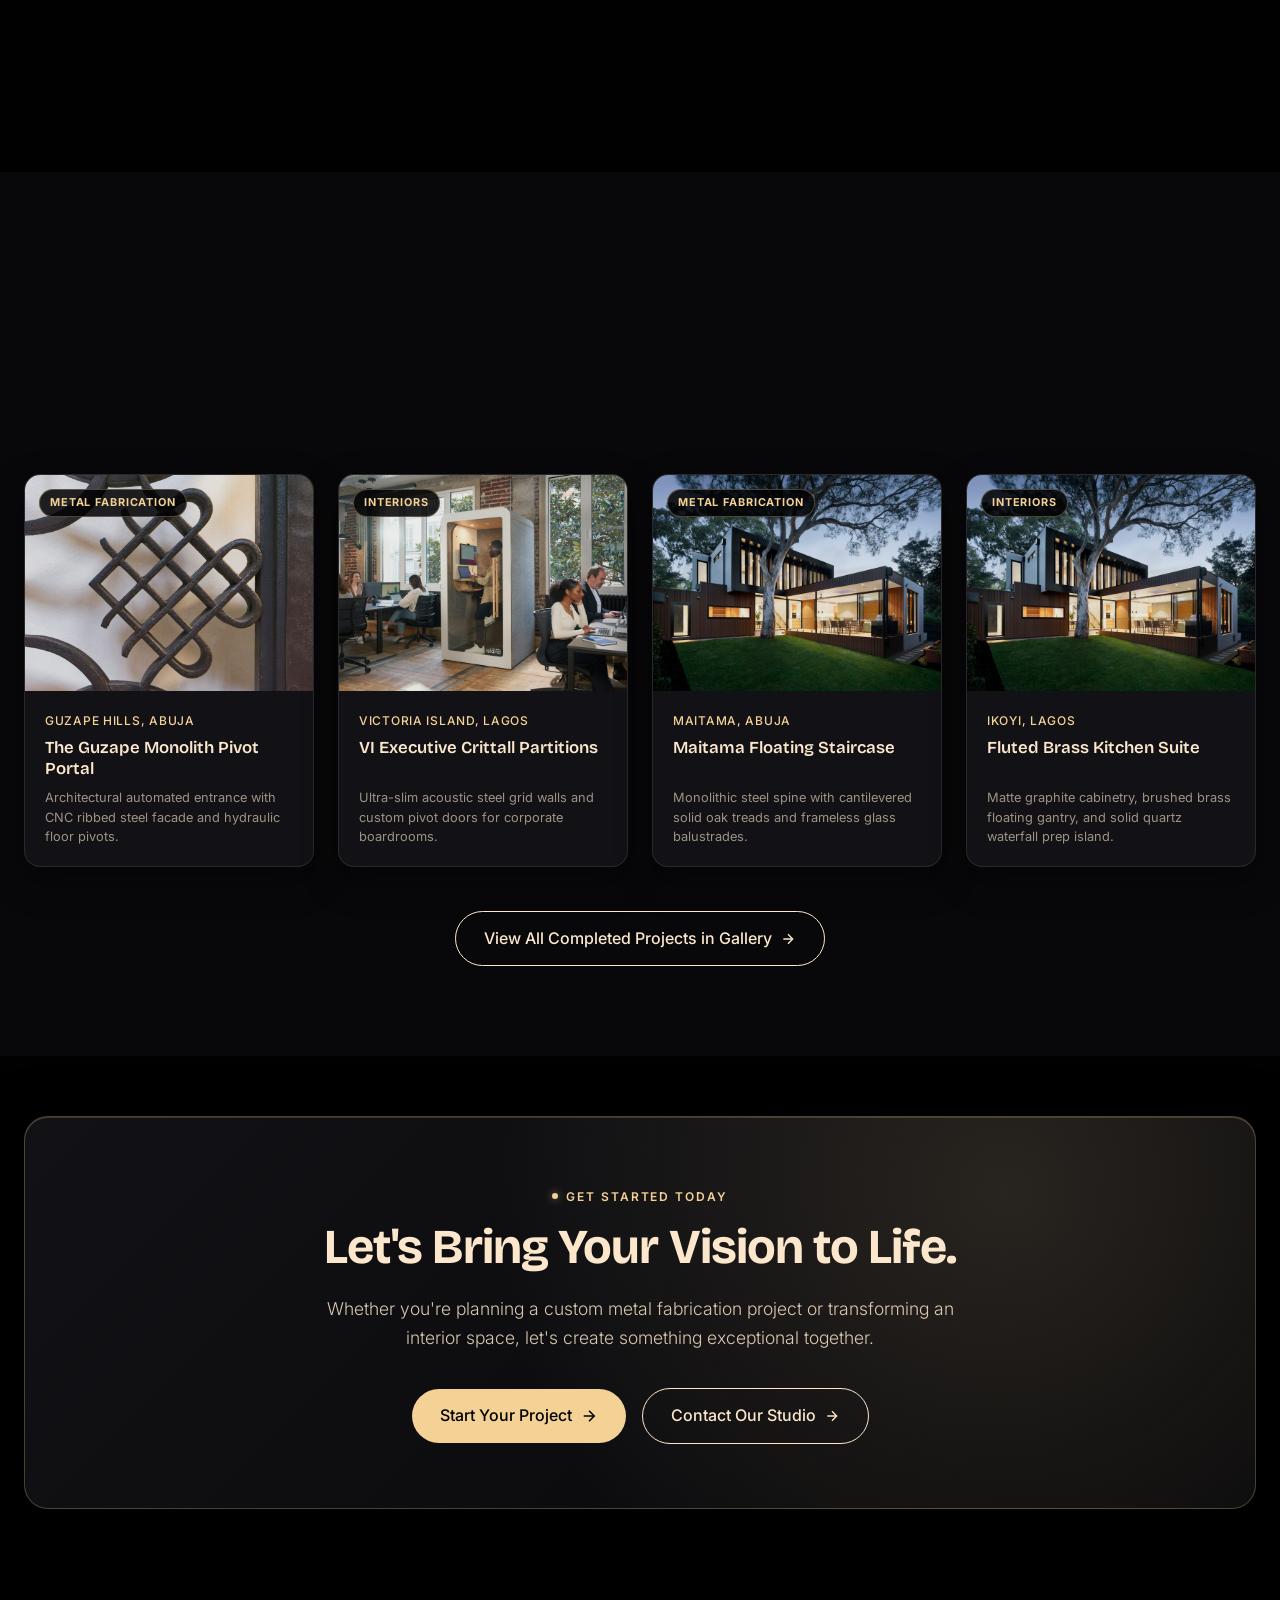
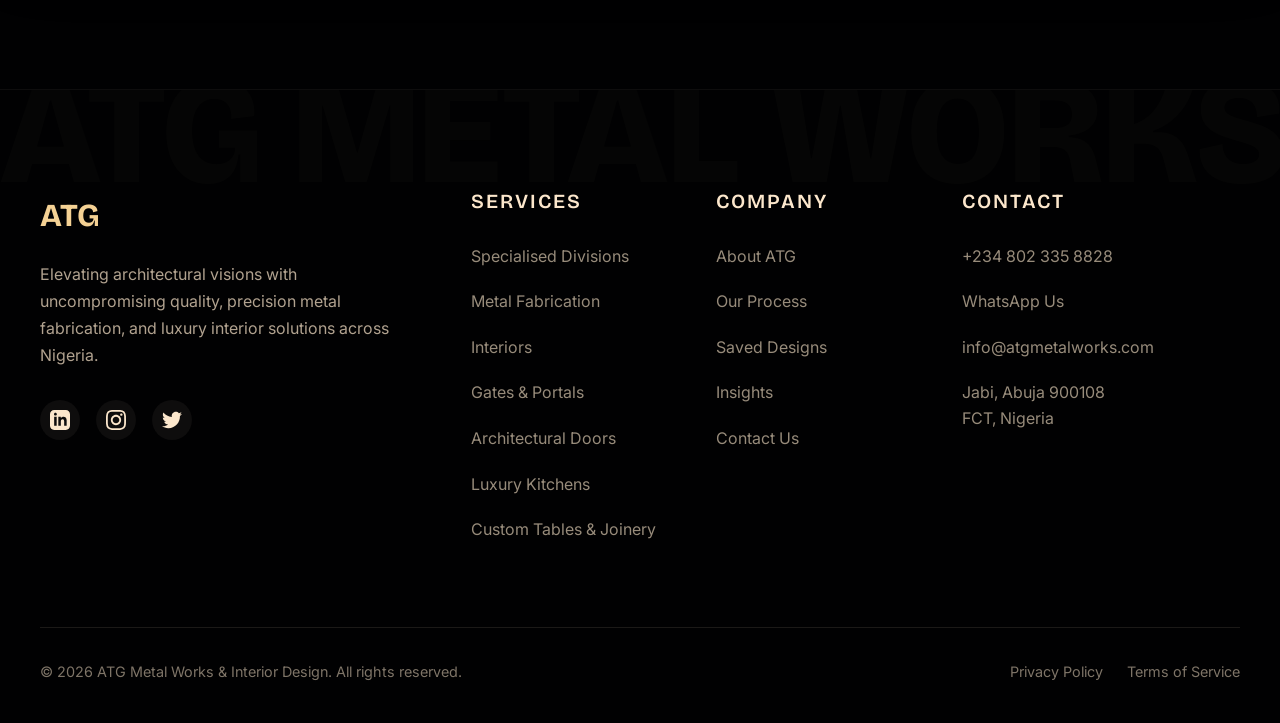
<file: services.html>
<!DOCTYPE html>
<html lang="en">

<head>
    <meta charset="UTF-8">
    <meta name="viewport" content="width=device-width, initial-scale=1.0">
    <title>Services &amp; Specialised Divisions | ATG Metal Works &amp; Interiors</title>
    <meta name="description"
        content="Discover ATG's two major business divisions: Metal Fabrication and Interiors. Explore bespoke architectural metalwork, engineered gates, luxury furniture, and turnkey interior solutions in Nigeria.">

    <!-- Google Fonts -->
    <link rel="preconnect" href="https://fonts.googleapis.com">
    <link rel="preconnect" href="https://fonts.gstatic.com" crossorigin>
    <link
        href="https://fonts.googleapis.com/css2?family=Bricolage+Grotesque:opsz,wght@12..96,400;500;600;700;800&family=Inter:wght@300;400;500;600&display=swap"
        rel="stylesheet">

    <!-- Stylesheets -->
    <link rel="stylesheet" href="CSS/style.css">
    <link rel="stylesheet" href="CSS/services-division.css">
    <link rel="stylesheet" href="CSS/atg-transitions.css">
</head>

<body class="services-division-page">

    <!-- Mobile Menu Overlay -->
    <div class="mobile-menu-overlay" id="mobileMenu">
        <div class="mobile-menu-header">
            <a href="index.html" class="logo">ATG</a>
            <button class="close-menu-btn" id="closeMenuBtn" aria-label="Close Menu">
                <svg width="24" height="24" viewBox="0 0 24 24" fill="none" stroke="currentColor" stroke-width="2">
                    <line x1="18" y1="6" x2="6" y2="18"></line>
                    <line x1="6" y1="6" x2="18" y2="18"></line>
                </svg>
            </button>
        </div>
        <div class="mobile-nav-links">
            <a href="index.html" class="mobile-nav-item">Home</a>
            <a href="services.html" class="mobile-nav-item active">Services</a>

            <div class="mobile-accordion">
                <button class="mobile-accordion-btn">Gallery <span class="arrow">▼</span></button>
                <div class="mobile-accordion-content">
                    <a href="gallery.html">All Projects</a>
                    <a href="gallery.html?category=Metal%20Fabrication">Metal Fabrication</a>
                    <a href="gallery.html?category=Interior%20Projects">Interior Projects</a>
                    <a href="gallery.html?category=Furniture%20%26%20Joinery">Furniture &amp; Joinery</a>
                    <a href="gallery.html?category=Commercial%20Projects">Commercial Projects</a>
                    <a href="gallery.html?category=Residential%20Projects">Residential Projects</a>
                </div>
            </div>

            <a href="company.html" class="mobile-nav-item">Company</a>
            <a href="insights.html" class="mobile-nav-item">Insights</a>
            <a href="contact.html" class="mobile-nav-item">Contact</a>
            <a href="favourites.html" class="mobile-nav-item">Saved Designs</a>
        </div>
        <div class="mobile-menu-footer">
            <a href="start-your-project.html" class="btn btn-primary full-width">
                Start Your Project
                <svg width="16" height="16" viewBox="0 0 24 24" fill="none" stroke="currentColor" stroke-width="2">
                    <line x1="5" y1="12" x2="19" y2="12"></line>
                    <polyline points="12 5 19 12 12 19"></polyline>
                </svg>
            </a>
        </div>
    </div>

    <!-- Floating Global Navbar -->
    <header class="navbar-wrapper" id="navbarWrapper">
        <nav class="navbar">
            <a href="index.html" class="logo">
                ATG
            </a>

            <!-- Desktop Navigation -->
            <ul class="nav-links">
                <li class="nav-item">
                    <a href="index.html" class="nav-link">Home</a>
                </li>

                <li class="nav-item">
                    <a href="services.html" class="nav-link active">Services</a>
                </li>

                <li class="nav-item has-dropdown">
                    <a href="gallery.html" class="nav-link">Gallery <svg class="dropdown-arrow" width="10" height="10"
                            viewBox="0 0 24 24" fill="none" stroke="currentColor" stroke-width="2">
                            <polyline points="6 9 12 15 18 9"></polyline>
                        </svg></a>
                    <div class="dropdown-menu image-dropdown">
                        <div class="image-dropdown-inner">
                            <div class="menu-column">
                                <a href="gallery.html" class="dropdown-link">All Projects</a>
                                <a href="gallery.html?category=Metal%20Fabrication" class="dropdown-link">Metal Fabrication</a>
                                <a href="gallery.html?category=Interior%20Projects" class="dropdown-link">Interior Projects</a>
                                <a href="gallery.html?category=Furniture%20%26%20Joinery" class="dropdown-link">Furniture &amp; Joinery</a>
                                <a href="gallery.html?category=Commercial%20Projects" class="dropdown-link">Commercial Projects</a>
                                <a href="gallery.html?category=Residential%20Projects" class="dropdown-link">Residential Projects</a>
                                <a href="gallery.html" class="dropdown-link view-all">View All Projects <svg width="12" height="12"
                                        viewBox="0 0 24 24" fill="none" stroke="currentColor" stroke-width="2">
                                        <line x1="5" y1="12" x2="19" y2="12"></line>
                                        <polyline points="12 5 19 12 12 19"></polyline>
                                    </svg></a>
                            </div>
                            <div class="dropdown-featured-image">
                                <img src="images/dropdown_portfolio.png" alt="Featured Project Gallery">
                            </div>
                        </div>
                    </div>
                </li>

                <li class="nav-item">
                    <a href="company.html" class="nav-link">Company</a>
                </li>

                <li class="nav-item">
                    <a href="insights.html" class="nav-link">Insights</a>
                </li>
                <li class="nav-item">
                    <a href="contact.html" class="nav-link">Contact</a>
                </li>
            </ul>

            <div class="nav-actions">
                <a href="start-your-project.html" class="btn btn-primary">
                    Start Your Project
                    <svg class="btn-arrow" width="16" height="16" viewBox="0 0 24 24" fill="none" stroke="currentColor"
                        stroke-width="2">
                        <line x1="5" y1="12" x2="19" y2="12"></line>
                        <polyline points="12 5 19 12 12 19"></polyline>
                    </svg>
                </a>
                <button class="mobile-menu-toggle" id="mobileMenuToggle" aria-label="Open Menu">
                    <svg width="24" height="24" viewBox="0 0 24 24" fill="none" stroke="currentColor" stroke-width="2">
                        <line x1="3" y1="12" x2="21" y2="12"></line>
                        <line x1="3" y1="6" x2="21" y2="6"></line>
                        <line x1="3" y1="18" x2="21" y2="18"></line>
                    </svg>
                </button>
            </div>
        </nav>
    </header>

    <main id="mainContent">

        <!-- ==========================================================================
             SECTION 01: PREMIUM HERO
             ========================================================================== -->
        <section class="sd-hero">
            <div class="sd-container sd-hero-container">
                <div class="sd-hero-card sd-reveal">
                    <div class="sd-hero-glow" aria-hidden="true"></div>

                    <div class="sd-hero-content">
                        <nav class="sd-hero-breadcrumbs" aria-label="Breadcrumb">
                            <a href="index.html">Home</a>
                            <span>/</span>
                            <span>Services &amp; Specialisations</span>
                        </nav>

                        <div class="sd-eyebrow">
                            <span class="sd-eyebrow-dot"></span>
                            <span>Two Specialised Divisions &bull; One Standard of Excellence</span>
                        </div>

                        <h1 class="sd-hero-title">
                            Crafting Strength. <br>
                            <span class="sd-title-accent">Defining Spaces.</span>
                        </h1>

                        <p class="sd-hero-desc">
                            From precision-engineered metalwork to thoughtfully crafted interior solutions, we transform ideas into functional and exceptional designs.
                        </p>

                        <div class="sd-hero-actions">
                            <a href="#divisions" class="sd-btn-hero-primary">
                                Explore Our Divisions
                                <svg width="18" height="18" viewBox="0 0 24 24" fill="none" stroke="currentColor" stroke-width="2">
                                    <line x1="12" y1="5" x2="12" y2="19"></line>
                                    <polyline points="19 12 12 19 5 12"></polyline>
                                </svg>
                            </a>
                            <a href="start-your-project.html" class="sd-btn-hero-secondary">
                                Start Your Project
                                <svg width="16" height="16" viewBox="0 0 24 24" fill="none" stroke="currentColor" stroke-width="2">
                                    <line x1="5" y1="12" x2="19" y2="12"></line>
                                    <polyline points="12 5 19 12 12 19"></polyline>
                                </svg>
                            </a>
                        </div>
                    </div>

                    <!-- Visual Montage Frame -->
                    <div class="sd-hero-visual">
                        <div class="sd-hero-frame">
                            <img src="images/hero_interior.png" alt="ATG Precision Metalwork and Interior Solutions" class="sd-hero-img" loading="eager">
                            <div class="sd-hero-frame-overlay"></div>
                            <div class="sd-hero-frame-badge">
                                <div>
                                    <div class="sd-hero-frame-label">ATG Workshop &amp; Studio</div>
                                    <div class="sd-hero-frame-sub">Abuja &bull; Lagos &bull; Nationwide Delivery</div>
                                </div>
                                <span class="sd-pill">Master Guild</span>
                            </div>
                        </div>
                    </div>
                </div>
            </div>
        </section>


        <!-- ==========================================================================
             SECTION 02: CHOOSE YOUR DIVISION (THE PRIMARY VISUAL FOCUS)
             ========================================================================== -->
        <section class="sd-divisions-section" id="divisions">
            <div class="sd-container">
                <div class="sd-section-header sd-reveal">
                    <div class="sd-eyebrow">
                        <span class="sd-eyebrow-dot"></span>
                        <span>Core Specialisations</span>
                    </div>
                    <h2 class="sd-section-title">Choose Your Division</h2>
                    <p class="sd-section-desc">
                        Select a division to discover our specialised capabilities, engineered solutions, and dedicated design catalogues.
                    </p>
                </div>

                <div class="sd-division-split-grid">

                    <!-- DIVISION 01: METAL FABRICATION -->
                    <a href="metal-fabrication.html" class="sd-div-hero-card sd-reveal sd-delay-1" id="metalFabricationDivision" aria-label="Explore Metal Fabrication Division">
                        <div class="sd-div-hero-bg">
                            <img src="images/gate-ribbed-motorised.jpg" alt="Metal Fabrication - Architectural Gates, Doors and Structural Steel" class="sd-div-hero-img" loading="lazy">
                            <div class="sd-div-hero-overlay"></div>
                            <div class="sd-div-hero-sheen"></div>
                        </div>

                        <div class="sd-div-hero-content">
                            <span class="sd-div-hero-tag">Division 01</span>
                            <div class="sd-div-hero-text">
                                <h3 class="sd-div-hero-title">Metal Fabrication</h3>
                                <p class="sd-div-hero-desc">Precision-crafted metalwork, built to last.</p>
                            </div>
                            <div class="sd-div-hero-cta">
                                <span class="sd-div-cta-label">Explore Division</span>
                                <span class="sd-div-cta-icon" aria-hidden="true">
                                    <svg width="20" height="20" viewBox="0 0 24 24" fill="none" stroke="currentColor" stroke-width="2">
                                        <line x1="5" y1="12" x2="19" y2="12"></line>
                                        <polyline points="12 5 19 12 12 19"></polyline>
                                    </svg>
                                </span>
                            </div>
                        </div>
                    </a>

                    <!-- DIVISION 02: INTERIORS -->
                    <a href="interiors.html" class="sd-div-hero-card sd-reveal sd-delay-2" id="interiorsDivision" aria-label="Explore Interiors Division">
                        <div class="sd-div-hero-bg">
                            <img src="images/kitchen-luxury-dark-graphite.jpg" alt="Interiors - Contemporary Furniture, Kitchens and Custom Craftsmanship" class="sd-div-hero-img" loading="lazy">
                            <div class="sd-div-hero-overlay"></div>
                            <div class="sd-div-hero-sheen"></div>
                        </div>

                        <div class="sd-div-hero-content">
                            <span class="sd-div-hero-tag">Division 02</span>
                            <div class="sd-div-hero-text">
                                <h3 class="sd-div-hero-title">Interiors</h3>
                                <p class="sd-div-hero-desc">Thoughtfully crafted spaces and furniture.</p>
                            </div>
                            <div class="sd-div-hero-cta">
                                <span class="sd-div-cta-label">Explore Division</span>
                                <span class="sd-div-cta-icon" aria-hidden="true">
                                    <svg width="20" height="20" viewBox="0 0 24 24" fill="none" stroke="currentColor" stroke-width="2">
                                        <line x1="5" y1="12" x2="19" y2="12"></line>
                                        <polyline points="12 5 19 12 12 19"></polyline>
                                    </svg>
                                </span>
                            </div>
                        </div>
                    </a>

                </div>
            </div>
        </section>


        <!-- ==========================================================================
             SECTION 03: EXPLORE WHAT WE OFFER (GROUPED & UNMIXED)
             ========================================================================== -->
        <section class="sd-offer-section" id="capabilities">
            <div class="sd-container">
                <div class="sd-section-header sd-reveal">
                    <div class="sd-eyebrow">
                        <span class="sd-eyebrow-dot"></span>
                        <span>Comprehensive Capabilities</span>
                    </div>
                    <h2 class="sd-section-title">Explore What We Offer</h2>
                    <p class="sd-section-desc">
                        Every discipline is executed with dedicated workshop machinery, seasoned artisans, and stringent architectural tolerances.
                    </p>
                </div>

                <!-- GROUP 01: METAL FABRICATION -->
                <div class="sd-offer-group sd-reveal">
                    <div class="sd-offer-group-header">
                        <div class="sd-offer-group-info">
                            <span class="sd-offer-group-badge">Division 01 &bull; Architectural Metalwork</span>
                            <h3 class="sd-offer-group-title">Metal Fabrication Categories</h3>
                            <p class="sd-offer-group-desc">Heavy-gauge structural steel, laser precision cut panels, Italian automation, and electrostatically finished architectural envelopes.</p>
                        </div>
                        <a href="metal-fabrication.html" class="sd-offer-group-link">
                            <span>Open Metal Fabrication Catalogue</span>
                            <svg width="16" height="16" viewBox="0 0 24 24" fill="none" stroke="currentColor" stroke-width="2">
                                <line x1="5" y1="12" x2="19" y2="12"></line>
                                <polyline points="12 5 19 12 12 19"></polyline>
                            </svg>
                        </a>
                    </div>

                    <div class="sd-offer-grid">
                        <!-- 1. Gates & Fencing -->
                        <a href="metal-fabrication.html#gates" class="sd-cat-card">
                            <div class="sd-cat-media">
                                <img src="images/gate-modern-sliding-slats.jpg" alt="Gates &amp; Automated Entrance Portals" class="sd-cat-img" loading="lazy">
                            </div>
                            <div class="sd-cat-body">
                                <h4 class="sd-cat-title">
                                    <span>Gates &amp; Fencing</span>
                                    <svg width="16" height="16" viewBox="0 0 24 24" fill="none" stroke="currentColor" stroke-width="2"><line x1="5" y1="12" x2="19" y2="12"></line><polyline points="12 5 19 12 12 19"></polyline></svg>
                                </h4>
                                <p class="sd-cat-desc">Automated sliding, bi-fold, cantilever, and architectural perimeter systems.</p>
                            </div>
                        </a>

                        <!-- 2. Metal Doors -->
                        <a href="metal-fabrication.html#doors" class="sd-cat-card">
                            <div class="sd-cat-media">
                                <img src="images/door-black-steel-pivot.jpg" alt="Architectural Metal Pivot &amp; French Doors" class="sd-cat-img" loading="lazy">
                            </div>
                            <div class="sd-cat-body">
                                <h4 class="sd-cat-title">
                                    <span>Metal Doors</span>
                                    <svg width="16" height="16" viewBox="0 0 24 24" fill="none" stroke="currentColor" stroke-width="2"><line x1="5" y1="12" x2="19" y2="12"></line><polyline points="12 5 19 12 12 19"></polyline></svg>
                                </h4>
                                <p class="sd-cat-desc">Monumental steel pivot portals, acoustic French doors, and Crittall screens.</p>
                            </div>
                        </a>

                        <!-- 3. Staircases -->
                        <a href="metal-fabrication.html#staircases" class="sd-cat-card">
                            <div class="sd-cat-media">
                                <img src="images/staircase-floating-cantilever.jpg" alt="Master Floating &amp; Helical Staircases" class="sd-cat-img" loading="lazy">
                            </div>
                            <div class="sd-cat-body">
                                <h4 class="sd-cat-title">
                                    <span>Staircases</span>
                                    <svg width="16" height="16" viewBox="0 0 24 24" fill="none" stroke="currentColor" stroke-width="2"><line x1="5" y1="12" x2="19" y2="12"></line><polyline points="12 5 19 12 12 19"></polyline></svg>
                                </h4>
                                <p class="sd-cat-desc">Engineered central spine, cantilever wall-floating treads, and compact helical spirals.</p>
                            </div>
                        </a>

                        <!-- 4. Railings & Balustrades -->
                        <a href="metal-fabrication.html#railings" class="sd-cat-card">
                            <div class="sd-cat-media">
                                <img src="images/railing-frameless-glass-shoe.jpg" alt="Frameless Glass &amp; Steel Balustrades" class="sd-cat-img" loading="lazy">
                            </div>
                            <div class="sd-cat-body">
                                <h4 class="sd-cat-title">
                                    <span>Railings</span>
                                    <svg width="16" height="16" viewBox="0 0 24 24" fill="none" stroke="currentColor" stroke-width="2"><line x1="5" y1="12" x2="19" y2="12"></line><polyline points="12 5 19 12 12 19"></polyline></svg>
                                </h4>
                                <p class="sd-cat-desc">Frameless structural glass shoe channels, laser-cut geometric balustrades, and marine cables.</p>
                            </div>
                        </a>

                        <!-- 5. Structural Steel -->
                        <a href="metal-fabrication.html#structural" class="sd-cat-card">
                            <div class="sd-cat-media">
                                <img src="images/WhatsApp Image 2026-10-25 at 11.44.48.jpeg" alt="Structural Steel &amp; Heavy Frameworks" class="sd-cat-img" loading="lazy">
                            </div>
                            <div class="sd-cat-body">
                                <h4 class="sd-cat-title">
                                    <span>Structural Steel</span>
                                    <svg width="16" height="16" viewBox="0 0 24 24" fill="none" stroke="currentColor" stroke-width="2"><line x1="5" y1="12" x2="19" y2="12"></line><polyline points="12 5 19 12 12 19"></polyline></svg>
                                </h4>
                                <p class="sd-cat-desc">Heavy frameworks, exterior pergolas, cantilevered canopies, and mezzanine structures.</p>
                            </div>
                        </a>

                        <!-- 6. Aluminium & Glass -->
                        <a href="metal-fabrication.html#aluminium" class="sd-cat-card">
                            <div class="sd-cat-media">
                                <img src="images/glass-french-door-interior.jpg" alt="Aluminium Systems &amp; Architectural Glazing" class="sd-cat-img" loading="lazy">
                            </div>
                            <div class="sd-cat-body">
                                <h4 class="sd-cat-title">
                                    <span>Aluminium &amp; Glass</span>
                                    <svg width="16" height="16" viewBox="0 0 24 24" fill="none" stroke="currentColor" stroke-width="2"><line x1="5" y1="12" x2="19" y2="12"></line><polyline points="12 5 19 12 12 19"></polyline></svg>
                                </h4>
                                <p class="sd-cat-desc">Thermal sliding patio walls, architectural partitions, walkable glass, and shopfronts.</p>
                            </div>
                        </a>

                        <!-- 7. Custom Metal Works -->
                        <a href="metal-fabrication.html#custom-metal" class="sd-cat-card">
                            <div class="sd-cat-media">
                                <img src="images/WhatsApp Image 2026-10-25 at 11.45.14.jpeg" alt="Bespoke Metal Fabrication &amp; Cladding" class="sd-cat-img" loading="lazy">
                            </div>
                            <div class="sd-cat-body">
                                <h4 class="sd-cat-title">
                                    <span>Custom Metal Works</span>
                                    <svg width="16" height="16" viewBox="0 0 24 24" fill="none" stroke="currentColor" stroke-width="2"><line x1="5" y1="12" x2="19" y2="12"></line><polyline points="12 5 19 12 12 19"></polyline></svg>
                                </h4>
                                <p class="sd-cat-desc">Brushed brass wall cladding, decorative metal screens, bespoke architectural facades.</p>
                            </div>
                        </a>
                    </div>
                </div>

                <!-- GROUP 02: INTERIORS -->
                <div class="sd-offer-group sd-reveal">
                    <div class="sd-offer-group-header">
                        <div class="sd-offer-group-info">
                            <span class="sd-offer-group-badge">Division 02 &bull; Furniture &amp; Interior Joinery</span>
                            <h3 class="sd-offer-group-title">Interiors Categories</h3>
                            <p class="sd-offer-group-desc">Solid seasoned hardwoods, natural marbles, tactile upholstery, acoustic timber fluting, and bespoke cabinetry suites.</p>
                        </div>
                        <a href="interiors.html" class="sd-offer-group-link">
                            <span>Open Interiors Catalogue</span>
                            <svg width="16" height="16" viewBox="0 0 24 24" fill="none" stroke="currentColor" stroke-width="2">
                                <line x1="5" y1="12" x2="19" y2="12"></line>
                                <polyline points="12 5 19 12 12 19"></polyline>
                            </svg>
                        </a>
                    </div>

                    <div class="sd-offer-grid">
                        <!-- 1. Tables -->
                        <a href="interiors.html#tables" class="sd-cat-card">
                            <div class="sd-cat-media">
                                <img src="images/table-brass-nero-marquina.jpg" alt="Executive Dining, Boardroom &amp; Console Tables" class="sd-cat-img" loading="lazy">
                            </div>
                            <div class="sd-cat-body">
                                <h4 class="sd-cat-title">
                                    <span>Tables</span>
                                    <svg width="16" height="16" viewBox="0 0 24 24" fill="none" stroke="currentColor" stroke-width="2"><line x1="5" y1="12" x2="19" y2="12"></line><polyline points="12 5 19 12 12 19"></polyline></svg>
                                </h4>
                                <p class="sd-cat-desc">Nero Marquina black marble, live-edge African hardwoods, travertine, and boardroom tables.</p>
                            </div>
                        </a>

                        <!-- 2. Chairs -->
                        <a href="interiors.html#chairs" class="sd-cat-card">
                            <div class="sd-cat-media">
                                <img src="images/chair-contemporary-armchair.jpg" alt="Sculptural Seating &amp; Accent Chairs" class="sd-cat-img" loading="lazy">
                            </div>
                            <div class="sd-cat-body">
                                <h4 class="sd-cat-title">
                                    <span>Chairs</span>
                                    <svg width="16" height="16" viewBox="0 0 24 24" fill="none" stroke="currentColor" stroke-width="2"><line x1="5" y1="12" x2="19" y2="12"></line><polyline points="12 5 19 12 12 19"></polyline></svg>
                                </h4>
                                <p class="sd-cat-desc">Contemporary bouclé armchairs, blackened steel counter stools, and sculptural seating.</p>
                            </div>
                        </a>

                        <!-- 3. Kitchen Cabinets -->
                        <a href="interiors.html#kitchens" class="sd-cat-card">
                            <div class="sd-cat-media">
                                <img src="images/kitchen-chef-island-brass.jpg" alt="Contemporary Architectural Kitchen Cabinetry" class="sd-cat-img" loading="lazy">
                            </div>
                            <div class="sd-cat-body">
                                <h4 class="sd-cat-title">
                                    <span>Kitchen Cabinets</span>
                                    <svg width="16" height="16" viewBox="0 0 24 24" fill="none" stroke="currentColor" stroke-width="2"><line x1="5" y1="12" x2="19" y2="12"></line><polyline points="12 5 19 12 12 19"></polyline></svg>
                                </h4>
                                <p class="sd-cat-desc">Handleless flush suites, graphite waterfall prep islands, and brass gantry shelving.</p>
                            </div>
                        </a>

                        <!-- 4. Wardrobes -->
                        <a href="interiors.html#wardrobes" class="sd-cat-card">
                            <div class="sd-cat-media">
                                <img src="images/wardrobe-luxury-walkin-dressing.jpg" alt="Bespoke Dressing Rooms &amp; Wardrobes" class="sd-cat-img" loading="lazy">
                            </div>
                            <div class="sd-cat-body">
                                <h4 class="sd-cat-title">
                                    <span>Wardrobes</span>
                                    <svg width="16" height="16" viewBox="0 0 24 24" fill="none" stroke="currentColor" stroke-width="2"><line x1="5" y1="12" x2="19" y2="12"></line><polyline points="12 5 19 12 12 19"></polyline></svg>
                                </h4>
                                <p class="sd-cat-desc">Luxury walk-in suites, fluted acoustic doors, bronzed mirror sliders, and LED vanity systems.</p>
                            </div>
                        </a>

                        <!-- 5. Shelves & Display Racks -->
                        <a href="interiors.html#shelving" class="sd-cat-card">
                            <div class="sd-cat-media">
                                <img src="images/shelf-wood-metal-fluted-bookcase.jpg" alt="Architectural Shelving &amp; Storage Systems" class="sd-cat-img" loading="lazy">
                            </div>
                            <div class="sd-cat-body">
                                <h4 class="sd-cat-title">
                                    <span>Shelves &amp; Storage</span>
                                    <svg width="16" height="16" viewBox="0 0 24 24" fill="none" stroke="currentColor" stroke-width="2"><line x1="5" y1="12" x2="19" y2="12"></line><polyline points="12 5 19 12 12 19"></polyline></svg>
                                </h4>
                                <p class="sd-cat-desc">Floating oak ledges, modular steel bookcases, ceiling-hung brass racks, and retail vitrines.</p>
                            </div>
                        </a>

                        <!-- 6. Office Furniture -->
                        <a href="interiors.html#office" class="sd-cat-card">
                            <div class="sd-cat-media">
                                <img src="images/table-boardroom-minimalist.jpg" alt="Executive Office &amp; Commercial Workspaces" class="sd-cat-img" loading="lazy">
                            </div>
                            <div class="sd-cat-body">
                                <h4 class="sd-cat-title">
                                    <span>Office Furniture</span>
                                    <svg width="16" height="16" viewBox="0 0 24 24" fill="none" stroke="currentColor" stroke-width="2"><line x1="5" y1="12" x2="19" y2="12"></line><polyline points="12 5 19 12 12 19"></polyline></svg>
                                </h4>
                                <p class="sd-cat-desc">Executive conference tables, ergonomic workstations, credenzas, and reception desks.</p>
                            </div>
                        </a>

                        <!-- 7. Living Room Furniture -->
                        <a href="interiors.html#living" class="sd-cat-card">
                            <div class="sd-cat-media">
                                <img src="images/chair-modern-metal-lounge.jpg" alt="Living Room Furniture &amp; Architectural Accents" class="sd-cat-img" loading="lazy">
                            </div>
                            <div class="sd-cat-body">
                                <h4 class="sd-cat-title">
                                    <span>Living Room</span>
                                    <svg width="16" height="16" viewBox="0 0 24 24" fill="none" stroke="currentColor" stroke-width="2"><line x1="5" y1="12" x2="19" y2="12"></line><polyline points="12 5 19 12 12 19"></polyline></svg>
                                </h4>
                                <p class="sd-cat-desc">Steel canopy beds, media credenzas, full-length leaner mirrors, and mobile brass bar carts.</p>
                            </div>
                        </a>

                        <!-- 8. Commercial Interiors -->
                        <a href="interiors.html#commercial" class="sd-cat-card">
                            <div class="sd-cat-media">
                                <img src="images/interior-acoustic-crittall-pod.jpg" alt="Commercial Interiors &amp; Turnkey Architectural Fit-outs" class="sd-cat-img" loading="lazy">
                            </div>
                            <div class="sd-cat-body">
                                <h4 class="sd-cat-title">
                                    <span>Commercial Interiors</span>
                                    <svg width="16" height="16" viewBox="0 0 24 24" fill="none" stroke="currentColor" stroke-width="2"><line x1="5" y1="12" x2="19" y2="12"></line><polyline points="12 5 19 12 12 19"></polyline></svg>
                                </h4>
                                <p class="sd-cat-desc">Acoustic timber slat walls, bioethanol fireplaces, boutique retail vitrines, and turnkey fit-outs.</p>
                            </div>
                        </a>
                    </div>
                </div>

            </div>
        </section>


        <!-- ==========================================================================
             SECTION 04: ATG'S APPROACH TO QUALITY
             ========================================================================== -->
        <section class="sd-quality-section" id="quality">
            <div class="sd-container">
                <div class="sd-section-header sd-reveal">
                    <div class="sd-eyebrow">
                        <span class="sd-eyebrow-dot"></span>
                        <span>Our Craft Principles</span>
                    </div>
                    <h2 class="sd-section-title">The Standards That Unify Both Divisions</h2>
                    <p class="sd-section-desc">
                        Whether fabricating high-tonnage structural steel or finishing hand-rubbed timber cabinetry, our work is governed by six core commitments.
                    </p>
                </div>

                <div class="sd-quality-grid">
                    <!-- Pillar 1 -->
                    <div class="sd-quality-card sd-reveal sd-delay-1">
                        <span class="sd-quality-number">01</span>
                        <h3 class="sd-quality-card-title">Precision Craftsmanship</h3>
                        <p class="sd-quality-card-desc">Laser-guided cutting, millimetre-level tolerances, hand-finished welds, and seamless mechanical joinery tested to withstand decades of rigorous operation.</p>
                    </div>

                    <!-- Pillar 2 -->
                    <div class="sd-quality-card sd-reveal sd-delay-2">
                        <span class="sd-quality-number">02</span>
                        <h3 class="sd-quality-card-title">Quality Materials</h3>
                        <p class="sd-quality-card-desc">Heavy-gauge structural steel, marine-grade 316 stainless, certified architectural brass, seasoned kiln-dried hardwoods, and certified safety glazing.</p>
                    </div>

                    <!-- Pillar 3 -->
                    <div class="sd-quality-card sd-reveal sd-delay-3">
                        <span class="sd-quality-number">03</span>
                        <h3 class="sd-quality-card-title">Custom Design Solutions</h3>
                        <p class="sd-quality-card-desc">Bespoke dimensional engineering tailored to exact site conditions, structural specifications, and architectural aesthetics with zero cookie-cutter shortcuts.</p>
                    </div>

                    <!-- Pillar 4 -->
                    <div class="sd-quality-card sd-reveal sd-delay-1">
                        <span class="sd-quality-number">04</span>
                        <h3 class="sd-quality-card-title">Attention to Detail</h3>
                        <p class="sd-quality-card-desc">Concealed fasteners, flush-ground seams, whisper-quiet hinges, and flawless multi-stage thermoset powder coat finishes calibrated for the Nigerian climate.</p>
                    </div>

                    <!-- Pillar 5 -->
                    <div class="sd-quality-card sd-reveal sd-delay-2">
                        <span class="sd-quality-number">05</span>
                        <h3 class="sd-quality-card-title">Functional Design</h3>
                        <p class="sd-quality-card-desc">Harmonising structural strength with tactile ergonomics. Every portal, staircase, kitchen suite, and table is engineered for effortless everyday use.</p>
                    </div>

                    <!-- Pillar 6 -->
                    <div class="sd-quality-card sd-reveal sd-delay-3">
                        <span class="sd-quality-number">06</span>
                        <h3 class="sd-quality-card-title">Professional Execution</h3>
                        <p class="sd-quality-card-desc">Dedicated engineering leads, secure crated transport, professional on-site rigging, and comprehensive warranties on structural integrity and moving hardware.</p>
                    </div>
                </div>
            </div>
        </section>


        <!-- ==========================================================================
             SECTION 05: SELECTED WORK PREVIEW (GENUINE ATG PROJECTS)
             ========================================================================== -->
        <section class="sd-work-section" id="portfolio">
            <div class="sd-container">
                <div class="sd-section-header sd-reveal">
                    <div class="sd-eyebrow">
                        <span class="sd-eyebrow-dot"></span>
                        <span>Verified Portfolio</span>
                    </div>
                    <h2 class="sd-section-title">Selected Work Across Nigeria</h2>
                    <p class="sd-section-desc">
                        A glimpse of real, commissioned architectural metalwork and bespoke interiors delivered for distinguished residential and commercial clients.
                    </p>
                </div>

                <div class="sd-work-grid">
                    <!-- Project 1: Guzape Monolith -->
                    <a href="gallery.html" class="sd-work-card sd-reveal sd-delay-1">
                        <div class="sd-work-media">
                            <span class="sd-work-badge">Metal Fabrication</span>
                            <img src="images/gate-ribbed-motorised.jpg" alt="The Guzape Monolith Pivot Portal" class="sd-work-img" loading="lazy">
                        </div>
                        <div class="sd-work-body">
                            <span class="sd-work-location">Guzape Hills, Abuja</span>
                            <h3 class="sd-work-title">The Guzape Monolith Pivot Portal</h3>
                            <p class="sd-work-meta">Architectural automated entrance with CNC ribbed steel facade and hydraulic floor pivots.</p>
                        </div>
                    </a>

                    <!-- Project 2: Victoria Island Crittall -->
                    <a href="gallery.html" class="sd-work-card sd-reveal sd-delay-2">
                        <div class="sd-work-media">
                            <span class="sd-work-badge">Interiors</span>
                            <img src="images/interior-acoustic-crittall-pod.jpg" alt="Victoria Island Executive Crittall Partitions" class="sd-work-img" loading="lazy">
                        </div>
                        <div class="sd-work-body">
                            <span class="sd-work-location">Victoria Island, Lagos</span>
                            <h3 class="sd-work-title">VI Executive Crittall Partitions</h3>
                            <p class="sd-work-meta">Ultra-slim acoustic steel grid walls and custom pivot doors for corporate boardrooms.</p>
                        </div>
                    </a>

                    <!-- Project 3: Maitama Cantilever Staircase -->
                    <a href="gallery.html" class="sd-work-card sd-reveal sd-delay-3">
                        <div class="sd-work-media">
                            <span class="sd-work-badge">Metal Fabrication</span>
                            <img src="images/staircase-central-spine.jpg" alt="Maitama Cantilevered Floating Staircase" class="sd-work-img" loading="lazy">
                        </div>
                        <div class="sd-work-body">
                            <span class="sd-work-location">Maitama, Abuja</span>
                            <h3 class="sd-work-title">Maitama Floating Staircase</h3>
                            <p class="sd-work-meta">Monolithic steel spine with cantilevered solid oak treads and frameless glass balustrades.</p>
                        </div>
                    </a>

                    <!-- Project 4: Banana Island Kitchen Suite -->
                    <a href="gallery.html" class="sd-work-card sd-reveal sd-delay-4">
                        <div class="sd-work-media">
                            <span class="sd-work-badge">Interiors</span>
                            <img src="images/kitchen-chef-island-brass.jpg" alt="Banana Island Fluted Brass Kitchen Suite" class="sd-work-img" loading="lazy">
                        </div>
                        <div class="sd-work-body">
                            <span class="sd-work-location">Ikoyi, Lagos</span>
                            <h3 class="sd-work-title">Fluted Brass Kitchen Suite</h3>
                            <p class="sd-work-meta">Matte graphite cabinetry, brushed brass floating gantry, and solid quartz waterfall prep island.</p>
                        </div>
                    </a>
                </div>

                <div class="sd-work-cta-wrap sd-reveal">
                    <a href="gallery.html" class="btn btn-secondary">
                        View All Completed Projects in Gallery
                        <svg width="16" height="16" viewBox="0 0 24 24" fill="none" stroke="currentColor" stroke-width="2">
                            <line x1="5" y1="12" x2="19" y2="12"></line>
                            <polyline points="12 5 19 12 12 19"></polyline>
                        </svg>
                    </a>
                </div>
            </div>
        </section>


        <!-- ==========================================================================
             SECTION 06: START YOUR PROJECT CTA
             ========================================================================== -->
        <section class="sd-cta-section">
            <div class="sd-container">
                <div class="sd-cta-card sd-reveal">
                    <div class="sd-cta-content">
                        <div class="sd-eyebrow">
                            <span class="sd-eyebrow-dot"></span>
                            <span>Get Started Today</span>
                        </div>

                        <h2 class="sd-cta-title">Let's Bring Your Vision to Life.</h2>

                        <p class="sd-cta-desc">
                            Whether you're planning a custom metal fabrication project or transforming an interior space, let's create something exceptional together.
                        </p>

                        <div class="sd-cta-actions">
                            <a href="start-your-project.html" class="btn btn-primary">
                                Start Your Project
                                <svg width="18" height="18" viewBox="0 0 24 24" fill="none" stroke="currentColor" stroke-width="2">
                                    <line x1="5" y1="12" x2="19" y2="12"></line>
                                    <polyline points="12 5 19 12 12 19"></polyline>
                                </svg>
                            </a>
                            <a href="contact.html" class="btn btn-secondary">
                                Contact Our Studio
                                <svg width="16" height="16" viewBox="0 0 24 24" fill="none" stroke="currentColor" stroke-width="2">
                                    <line x1="5" y1="12" x2="19" y2="12"></line>
                                    <polyline points="12 5 19 12 12 19"></polyline>
                                </svg>
                            </a>
                        </div>
                    </div>
                </div>
            </div>
        </section>

    </main>

    <!-- ==========================================================================
         SECTION 07: SITE FOOTER (EXACT EXISTING ATG FOOTER)
         ========================================================================== -->
    <footer class="site-footer">
        <div class="footer-massive-text">ATG METAL WORKS</div>
        <div class="footer-container">
            <div class="footer-top">
                <!-- Brand -->
                <div class="footer-column brand-column">
                    <a href="index.html" class="footer-logo">ATG</a>
                    <p class="footer-bio">Elevating architectural visions with uncompromising quality, precision metal fabrication, and luxury interior solutions across Nigeria.</p>
                    <div class="footer-socials">
                        <a href="#" aria-label="LinkedIn"><svg width="20" height="20" viewBox="0 0 24 24" fill="currentColor"><path d="M19 0h-14c-2.761 0-5 2.239-5 5v14c0 2.761 2.239 5 5 5h14c2.762 0 5-2.239 5-5v-14c0-2.761-2.238-5-5-5zm-11 19h-3v-11h3v11zm-1.5-12.268c-.966 0-1.75-.79-1.75-1.764s.784-1.764 1.75-1.764 1.75.79 1.75 1.764-.783 1.764-1.75 1.764zm13.5 12.268h-3v-5.604c0-3.368-4-3.113-4 0v5.604h-3v-11h3v1.765c1.396-2.586 7-2.777 7 2.476v6.759z"/></svg></a>
                        <a href="#" aria-label="Instagram"><svg width="20" height="20" viewBox="0 0 24 24" fill="currentColor"><path d="M12 2.163c3.204 0 3.584.012 4.85.07 3.252.148 4.771 1.691 4.919 4.919.058 1.265.069 1.645.069 4.849 0 3.205-.012 3.584-.069 4.849-.149 3.225-1.664 4.771-4.919 4.919-1.266.058-1.644.07-4.85.07-3.204 0-3.584-.012-4.849-.07-3.26-.149-4.771-1.699-4.919-4.92-.058-1.265-.07-1.644-.07-4.849 0-3.204.013-3.583.07-4.849.149-3.227 1.664-4.771 4.919-4.919 1.266-.057 1.645-.069 4.849-.069zm0-2.163c-3.259 0-3.667.014-4.947.072-4.358.2-6.78 2.618-6.98 6.98-.059 1.281-.073 1.689-.073 4.948 0 3.259.014 3.668.072 4.948.2 4.358 2.618 6.78 6.98 6.98 1.281.058 1.689.072 4.948.072 3.259 0 3.668-.014 4.948-.072 4.354-.2 6.782-2.618 6.979-6.98.059-1.28.073-1.689.073-4.948 0-3.259-.014-3.667-.072-4.947-.196-4.354-2.617-6.78-6.979-6.98-1.281-.059-1.69-.073-4.949-.073zm0 5.838c-3.403 0-6.162 2.759-6.162 6.162s2.759 6.163 6.162 6.163 6.162-2.759 6.162-6.163c0-3.403-2.759-6.162-6.162-6.162zm0 10.162c-2.209 0-4-1.79-4-4 0-2.209 1.791-4 4-4s4 1.791 4 4c0 2.21-1.791 4-4 4zm6.406-11.845c-.796 0-1.441.645-1.441 1.44s.645 1.44 1.441 1.44c.795 0 1.449-.645 1.449-1.44s-.644-1.44-1.449-1.44z"/></svg></a>
                        <a href="#" aria-label="Twitter"><svg width="20" height="20" viewBox="0 0 24 24" fill="currentColor"><path d="M24 4.557c-.883.392-1.832.656-2.828.775 1.017-.609 1.798-1.574 2.165-2.724-.951.564-2.005.974-3.127 1.195-.897-.957-2.178-1.555-3.594-1.555-3.179 0-5.515 2.966-4.797 6.045-4.091-.205-7.719-2.165-10.148-5.144-1.29 2.213-.669 5.108 1.523 6.574-.806-.026-1.566-.247-2.229-.616-.054 2.281 1.581 4.415 3.949 4.89-.693.188-1.452.232-2.224.084.626 1.956 2.444 3.379 4.6 3.419-2.07 1.623-4.678 2.348-7.29 2.04 2.179 1.397 4.768 2.212 7.548 2.212 9.142 0 14.307-7.721 13.995-14.646.962-.695 1.797-1.562 2.457-2.549z"/></svg></a>
                    </div>
                </div>

                <!-- Services -->
                <div class="footer-column">
                    <h4 class="footer-heading">Services</h4>
                    <ul class="footer-links">
                        <li><a href="services.html">Specialised Divisions</a></li>
                        <li><a href="metal-fabrication.html">Metal Fabrication</a></li>
                        <li><a href="interiors.html">Interiors</a></li>
                        <li><a href="metal-fabrication.html#gates">Gates &amp; Portals</a></li>
                        <li><a href="metal-fabrication.html#doors">Architectural Doors</a></li>
                        <li><a href="interiors.html#kitchens">Luxury Kitchens</a></li>
                        <li><a href="interiors.html#tables">Custom Tables &amp; Joinery</a></li>
                    </ul>
                </div>

                <!-- Company -->
                <div class="footer-column">
                    <h4 class="footer-heading">Company</h4>
                    <ul class="footer-links">
                        <li><a href="company.html">About ATG</a></li>
                        <li><a href="company.html#approach">Our Process</a></li>
                        <li><a href="favourites.html">Saved Designs</a></li>
                        <li><a href="insights.html">Insights</a></li>
                        <li><a href="contact.html">Contact Us</a></li>
                    </ul>
                </div>

                <!-- Contact -->
                <div class="footer-column">
                    <h4 class="footer-heading">Contact</h4>
                    <ul class="footer-links">
                        <li><a href="tel:+2348023358828">+234 802 335 8828</a></li>
                        <li><a href="https://wa.me/2348023358828" target="_blank" rel="noopener">WhatsApp Us</a></li>
                        <li><a href="mailto:info@atgmetalworks.com">info@atgmetalworks.com</a></li>
                        <li class="footer-address">Jabi, Abuja 900108<br>FCT, Nigeria</li>
                    </ul>
                </div>
            </div>

            <div class="footer-bottom">
                <p class="copyright">&copy; 2026 ATG Metal Works &amp; Interior Design. All rights reserved.</p>
                <div class="legal-links">
                    <a href="#">Privacy Policy</a>
                    <a href="#">Terms of Service</a>
                </div>
            </div>
        </div>
    </footer>

    <!-- Scroll to Top -->
    <button class="scroll-top-btn" id="scrollTopBtn" aria-label="Scroll to top">
        <svg width="24" height="24" viewBox="0 0 24 24" fill="none" stroke="currentColor" stroke-width="2">
            <line x1="12" y1="19" x2="12" y2="5"></line>
            <polyline points="5 12 12 5 19 12"></polyline>
        </svg>
    </button>

    <!-- Scripts -->
    <script src="JS/index.js"></script>
    <script src="JS/favourites.js"></script>
    <script src="JS/services-divisions.js"></script>
    <script src="JS/atg-transitions.js"></script>
</body>

</html>
</file>
<file: app/assets/css/atg-transitions.css>
/* ============================================================
   ATG Metal Works & Interiors — Page Transition System
   Shared overlay + four concept animation styles.
   Brand: black #010102 · cream #FCE7CC · gold #F4D194
   ============================================================ */

@import url('https://fonts.googleapis.com/css2?family=Marcellus&family=Manrope:wght@400;500;600;700&display=swap');

:root {
  --atg-black: #010102;
  --atg-ink-1: #050507;
  --atg-ink-2: #07070a;
  --atg-ink-3: #030304;
  --atg-cream: #FCE7CC;
  --atg-gold: #F4D194;
  --atg-gold-soft: rgba(244, 209, 148, .45);
  --atg-ease: cubic-bezier(.76, 0, .24, 1);
  --atg-ease-out: cubic-bezier(.22, 1, .36, 1);
}

/* ---------- shared overlay root ---------- */

.atg-tx-root {
  position: absolute;
  inset: 0;
  z-index: 60;
  overflow: hidden;
  pointer-events: all;
}
.atg-tx-root--fixed { position: fixed; z-index: 99999; }
.atg-tx-root[hidden] { display: none; }

.atg-tx {
  position: absolute;
  inset: 0;
  background: var(--atg-black);
  color: var(--atg-cream);
  font-family: "Manrope", "Helvetica Neue", Arial, sans-serif;
}
/* Each concept fades its own children in, so the container itself starts
   visible; the reduced-motion fade is the one exception. */
.atg-tx--fade { opacity: 0; }

.atg-tx__wordmark {
  font-family: "Marcellus", "Times New Roman", serif;
  letter-spacing: .42em;
  text-indent: .42em; /* optical centering with tracking */
  color: var(--atg-cream);
}
.atg-tx__caption {
  font-size: clamp(9px, 1.1vw, 11px);
  letter-spacing: .34em;
  text-indent: .34em;
  text-transform: uppercase;
  color: rgba(252, 231, 204, .55);
}

/* Enter / hold / exit phases are driven by .is-enter / .is-exit on the root,
   matched by the JS controller timeline. */

/* ============================================================
   CONCEPT 01 — PRECISION LINE
   Thin gold architectural lines draw a refined geometric frame.
   ============================================================ */

.atg-tx--precision-line { background: transparent; }
.tx1-bg {
  position: absolute; inset: 0;
  background: var(--atg-black);
  opacity: 0;
}
.is-enter .tx1-bg { animation: tx1-bgIn .55s var(--atg-ease-out) forwards; }
@keyframes tx1-bgIn { to { opacity: 1; } }

.tx1-svg {
  position: absolute;
  inset: 0;
  margin: auto;
  width: min(72vmin, 560px);
  height: min(72vmin, 560px);
  overflow: visible;
}
.tx1-svg path {
  fill: none;
  stroke: var(--atg-gold);
  stroke-width: .45;
  stroke-dasharray: 100;
  stroke-dashoffset: 100;
  opacity: .9;
}
.is-enter .tx1-l1 { animation: tx1-draw 1.05s var(--atg-ease-out) .25s forwards; }
.is-enter .tx1-l2 { animation: tx1-draw .95s var(--atg-ease-out) .45s forwards; opacity: .55; }
.is-enter .tx1-l3 { animation: tx1-draw .7s var(--atg-ease-out) .8s forwards; stroke-width: .55; }
.is-enter .tx1-l4 { animation: tx1-draw .9s var(--atg-ease-out) 1.0s forwards; stroke-width: .25; opacity: .35; }
.is-enter .tx1-l5 { animation: tx1-draw .5s var(--atg-ease-out) 1.15s forwards; stroke-width: .5; }
@keyframes tx1-draw { to { stroke-dashoffset: 0; } }

.tx1-wordmark {
  position: absolute; left: 50%; top: 50%;
  transform: translate(-50%, -50%);
  font-size: clamp(26px, 5.4vmin, 44px);
  opacity: 0;
}
.is-enter .tx1-wordmark { animation: tx1-markIn .8s var(--atg-ease-out) 1.25s forwards; }
@keyframes tx1-markIn {
  from { opacity: 0; transform: translate(-50%, -46%); }
  to   { opacity: 1; transform: translate(-50%, -50%); }
}

.tx1-progress {
  position: absolute; left: 50%; bottom: 12%;
  width: min(200px, 34%);
  height: 1px;
  transform: translateX(-50%);
  background: rgba(252, 231, 204, .14);
  overflow: hidden;
}
.tx1-progress span {
  display: block; height: 100%; width: 100%;
  background: var(--atg-cream);
  transform: scaleX(0);
  transform-origin: left;
}
.is-enter .tx1-progress span { animation: tx1-progress 1.5s cubic-bezier(.4, 0, .2, 1) .7s forwards; }
@keyframes tx1-progress { to { transform: scaleX(1); } }

/* exit: whole surface slides up */
.is-exit .atg-tx--precision-line { animation: tx-exit-up .95s var(--atg-ease) forwards; }
@keyframes tx-exit-up { to { transform: translateY(-101%); } }

/* ============================================================
   CONCEPT 02 — GOLDEN FRAME
   A gold frame appears at centre, expands to cover the screen,
   then opens like a refined architectural entrance.
   ============================================================ */

.atg-tx--golden-frame { background: transparent; }

.tx2-panel {
  position: absolute;
  inset: 38% 32%;
  opacity: 0;
}
.is-enter .tx2-panel { animation: tx2-expand 1.15s var(--atg-ease) .15s forwards; }
@keyframes tx2-expand {
  0%   { inset: 38% 32%; opacity: 0; }
  25%  { opacity: 1; }
  100% { inset: 0; opacity: 1; }
}

.tx2-half {
  position: absolute; top: 0; bottom: 0; width: 50.05%;
  background: var(--atg-black);
}
.tx2-half--l { left: 0;  border-right: 1px solid var(--atg-gold-soft); }
.tx2-half--r { right: 0; border-left: 1px solid var(--atg-gold-soft); }

.tx2-frame {
  position: absolute; inset: 0;
  border: 1px solid var(--atg-gold);
  opacity: 0;
}
.is-enter .tx2-frame { animation: tx2-frameIn .5s ease-out .25s forwards; }
@keyframes tx2-frameIn { to { opacity: .95; } }
.is-exit .tx2-frame { animation: tx2-frameOut .5s ease-in .45s forwards; }
@keyframes tx2-frameOut { to { opacity: 0; } }
/* keep a breathing margin so the frame reads as a frame at full size */
.is-enter .tx2-panel { --f: 0; }

.tx2-center {
  position: absolute; inset: 0;
  display: flex; flex-direction: column; gap: 14px;
  align-items: center; justify-content: center;
  opacity: 0;
}
.is-enter .tx2-center { animation: tx2-centerIn .7s var(--atg-ease-out) 1.15s forwards; }
@keyframes tx2-centerIn { to { opacity: 1; } }
.is-exit .tx2-center { animation: tx2-centerOut .35s ease-in forwards; }
@keyframes tx2-centerOut { to { opacity: 0; } }
.tx2-wordmark { font-size: clamp(24px, 5vmin, 40px); }

/* exit: the frame opens — halves part like doors */
.is-exit .tx2-half--l { animation: tx2-openL .9s var(--atg-ease) .15s forwards; }
.is-exit .tx2-half--r { animation: tx2-openR .9s var(--atg-ease) .15s forwards; }
@keyframes tx2-openL { to { transform: translateX(-102%); } }
@keyframes tx2-openR { to { transform: translateX(102%); } }
.is-exit .tx2-panel { animation: tx2-panelOut .3s linear 1.05s forwards; }
@keyframes tx2-panelOut { to { opacity: 0; } }

/* ============================================================
   CONCEPT 03 — MATERIAL REVEAL
   A soft gold highlight sweeps a dark metal surface, revealing
   a fine crafted pattern and the ATG label.
   ============================================================ */

.atg-tx--material-reveal { background: transparent; }

.tx3-bg {
  position: absolute; inset: 0;
  background: linear-gradient(160deg, var(--atg-ink-2) 0%, var(--atg-black) 55%, var(--atg-ink-3) 100%);
  opacity: 0;
}
.is-enter .tx3-bg { animation: tx3-bgIn .5s var(--atg-ease-out) forwards; }
@keyframes tx3-bgIn { to { opacity: 1; } }

.tx3-pattern {
  position: absolute; inset: 0;
  background:
    repeating-linear-gradient(135deg, rgba(244, 209, 148, .055) 0 1px, transparent 1px 16px),
    repeating-linear-gradient(45deg, rgba(252, 231, 204, .03) 0 1px, transparent 1px 28px);
  opacity: 0;
}
.is-enter .tx3-pattern { animation: tx3-patternIn 1.1s ease-out .55s forwards; }
@keyframes tx3-patternIn { to { opacity: 1; } }

.tx3-sheen {
  position: absolute; top: -20%; bottom: -20%;
  left: 0;
  width: 34%;
  background: linear-gradient(100deg,
    transparent 0%,
    rgba(244, 209, 148, .10) 32%,
    rgba(244, 209, 148, .34) 50%,
    rgba(252, 231, 204, .12) 66%,
    transparent 100%);
  filter: blur(4px);
  transform: translateX(-140%) skewX(-16deg);
  mix-blend-mode: screen;
}
.is-enter .tx3-sheen { animation: tx3-sweep 1.5s cubic-bezier(.45, .05, .35, 1) .35s forwards; }
@keyframes tx3-sweep { to { transform: translateX(430%) skewX(-16deg); } }

.tx3-center {
  position: absolute; left: 50%; top: 50%;
  transform: translate(-50%, -50%);
  display: flex; flex-direction: column; align-items: center; gap: 12px;
}
.tx3-rule {
  width: 120px; height: 1px;
  background: var(--atg-gold);
  transform: scaleX(0);
}
.is-enter .tx3-rule--t { animation: tx3-ruleIn .7s var(--atg-ease-out) 1.25s forwards; transform-origin: right; }
.is-enter .tx3-rule--b { animation: tx3-ruleIn .7s var(--atg-ease-out) 1.35s forwards; transform-origin: left; }
@keyframes tx3-ruleIn { to { transform: scaleX(1); } }

.tx3-wordmark { font-size: clamp(22px, 4.6vmin, 36px); opacity: 0; }
.is-enter .tx3-wordmark { animation: tx3-markIn .8s var(--atg-ease-out) 1.3s forwards; }
@keyframes tx3-markIn {
  from { opacity: 0; letter-spacing: .7em; }
  to   { opacity: 1; letter-spacing: .42em; }
}

.tx3-caption { opacity: 0; }
.is-enter .tx3-caption { animation: tx3-capIn .7s ease-out 1.55s forwards; }
@keyframes tx3-capIn { to { opacity: 1; } }

/* exit: surface slides away downward */
.is-exit .atg-tx--material-reveal { animation: tx-exit-down 1s var(--atg-ease) .05s forwards; }
@keyframes tx-exit-down { to { transform: translateY(101%); } }

/* Incoming reveal & covered exit state */
.atg-tx-root.is-exit .tx3-bg,
.atg-tx-root.is-covered .tx3-bg { opacity: 1; animation: none; }
.atg-tx-root.is-exit .tx3-pattern,
.atg-tx-root.is-covered .tx3-pattern { opacity: 1; animation: none; }
.atg-tx-root.is-exit .tx3-rule,
.atg-tx-root.is-covered .tx3-rule { transform: scaleX(1); animation: none; }
.atg-tx-root.is-exit .tx3-wordmark,
.atg-tx-root.is-covered .tx3-wordmark { opacity: 1; letter-spacing: .42em; animation: none; }
.atg-tx-root.is-exit .tx3-caption,
.atg-tx-root.is-covered .tx3-caption { opacity: 1; animation: none; }

/* ============================================================
   CONCEPT 04 — CRAFTED MOTION
   Geometric panels enter from different directions, align into
   one composition, then separate to reveal the page.
   ============================================================ */

.atg-tx--crafted-motion { background: transparent; }

.tx4-panel { position: absolute; }
.tx4-a {
  left: 0; top: 0; width: 34%; height: 100%;
  background: var(--atg-ink-1);
  border-right: 1px solid rgba(244, 209, 148, .28);
  transform: translateX(-101%);
}
.tx4-b {
  left: 34%; top: 0; width: 66%; height: 56%;
  background: var(--atg-ink-2);
  border-bottom: 1px solid rgba(244, 209, 148, .28);
  transform: translateY(-101%);
}
.tx4-c {
  left: 34%; bottom: 0; width: 66%; height: 44%;
  background: var(--atg-ink-3);
  transform: translateX(101%);
}
.is-enter .tx4-a { animation: tx4-in .8s var(--atg-ease) .05s forwards; }
.is-enter .tx4-b { animation: tx4-in .8s var(--atg-ease) .18s forwards; }
.is-enter .tx4-c { animation: tx4-in .8s var(--atg-ease) .3s forwards; }
@keyframes tx4-in { to { transform: translate(0, 0); } }

.tx4-accent {
  position: absolute; left: 0; top: 56%;
  width: 100%; height: 1px;
  background: var(--atg-gold);
  transform: scaleX(0);
  transform-origin: left;
}
.is-enter .tx4-accent { animation: tx4-accent .9s var(--atg-ease-out) .95s forwards; }
@keyframes tx4-accent { to { transform: scaleX(1); } }

.tx4-center {
  position: absolute; left: 17%; top: 44%;
  transform: translate(-50%, -50%);
  display: flex; flex-direction: column; align-items: center; gap: 10px;
  opacity: 0;
}
.is-enter .tx4-center { animation: tx4-centerIn .6s var(--atg-ease-out) 1.15s forwards; }
@keyframes tx4-centerIn { to { opacity: 1; } }
.tx4-wordmark { font-size: clamp(22px, 4.8vmin, 38px); }

/* exit: panels separate in reverse order */
.is-exit .tx4-accent,
.is-exit .tx4-center { animation: tx4-fade .3s ease-in forwards; }
@keyframes tx4-fade { to { opacity: 0; } }
.is-exit .tx4-c { animation: tx4-outR .75s var(--atg-ease) .1s forwards; }
.is-exit .tx4-b { animation: tx4-outT .75s var(--atg-ease) .22s forwards; }
.is-exit .tx4-a { animation: tx4-outL .75s var(--atg-ease) .32s forwards; }
@keyframes tx4-outL { to { transform: translateX(-101%); } }
@keyframes tx4-outT { to { transform: translateY(-101%); } }
@keyframes tx4-outR { to { transform: translateX(101%); } }

/* ============================================================
   Reduced-motion fallback: a simple, fast fade for every concept.
   ============================================================ */

.atg-tx--fade { background: var(--atg-black); }
.atg-tx--fade .atg-tx__wordmark {
  position: absolute; left: 50%; top: 50%;
  transform: translate(-50%, -50%);
  font-size: clamp(20px, 4vmin, 32px);
}
.is-enter .atg-tx--fade { animation: tx-fadeIn .18s linear forwards; }
.is-exit .atg-tx--fade { animation: tx-fadeOut .28s linear forwards; }
@keyframes tx-fadeIn { to { opacity: 1; } }
@keyframes tx-fadeOut { to { opacity: 0; } }

@media (prefers-reduced-motion: reduce) {
  .atg-tx *, .atg-tx {
    animation-duration: .01ms !important;
    animation-delay: 0ms !important;
    transition-duration: .01ms !important;
  }
}
</file>
<file: app/assets/css/showcase.css>
/* ============================================================
   ATG Page Transition Concepts — showcase interface styles
   ============================================================ */

:root {
  --atg-black: #010102;
  --atg-cream: #FCE7CC;
  --atg-gold: #F4D194;
  --line: rgba(252, 231, 204, .14);
  --line-soft: rgba(252, 231, 204, .08);
  --text-dim: rgba(252, 231, 204, .62);
  --text-faint: rgba(252, 231, 204, .42);
}

* { box-sizing: border-box; margin: 0; padding: 0; }

html { scroll-behavior: smooth; }

body {
  font: 16px/1.65 "Manrope", "Helvetica Neue", Arial, sans-serif;
  color: var(--atg-cream);
  background:
    radial-gradient(1200px 500px at 80% -10%, rgba(244, 209, 148, .05), transparent 60%),
    var(--atg-black);
  -webkit-font-smoothing: antialiased;
  min-height: 100dvh;
  display: flex;
  flex-direction: column;
}

:focus-visible {
  outline: 2px solid var(--atg-gold);
  outline-offset: 3px;
  border-radius: 2px;
}

button { cursor: pointer; font: inherit; color: inherit; }

/* ---------- header ---------- */

.site-head { border-bottom: 1px solid var(--line-soft); }
.site-head__inner {
  max-width: 1240px; margin: 0 auto;
  padding: 22px 24px;
  display: flex; align-items: baseline; justify-content: space-between; gap: 20px;
  flex-wrap: wrap;
}
.brand { display: flex; align-items: baseline; gap: 14px; }
.brand__mark {
  font-family: "Marcellus", "Times New Roman", serif;
  font-size: 22px; letter-spacing: .3em; text-indent: .3em;
  color: var(--atg-gold);
}
.brand__name {
  font-size: 12px; letter-spacing: .26em; text-transform: uppercase;
  color: var(--text-dim);
}
.brand__name em { font-style: normal; color: var(--atg-gold); }
.site-head__note { font-size: 12px; letter-spacing: .08em; color: var(--text-faint); }

/* ---------- intro ---------- */

.page { flex: 1; width: 100%; max-width: 1240px; margin: 0 auto; padding: 0 24px; }

.intro { padding: 64px 0 40px; max-width: 760px; }
.intro__kicker {
  font-size: 12px; letter-spacing: .32em; text-transform: uppercase;
  color: var(--atg-gold); margin-bottom: 18px;
}
.intro h1 {
  font-family: "Marcellus", "Times New Roman", serif;
  font-weight: 400;
  font-size: clamp(34px, 5vw, 56px);
  line-height: 1.1;
  margin-bottom: 22px;
}
.intro__lede { color: var(--text-dim); font-size: 17px; max-width: 66ch; }
.intro__lede strong { color: var(--atg-cream); font-weight: 600; }

/* ---------- lab layout ---------- */

.lab {
  display: grid;
  grid-template-columns: minmax(300px, 400px) 1fr;
  gap: 40px;
  align-items: start;
  padding-bottom: 80px;
}

.lab__heading {
  font-family: "Marcellus", "Times New Roman", serif; font-weight: 400;
  font-size: 20px; margin-bottom: 18px;
}

/* ---------- concept selector ---------- */

.concept-list { display: flex; flex-direction: column; gap: 10px; }

.concept-card {
  display: flex; align-items: center; gap: 16px;
  width: 100%;
  padding: 16px 18px;
  text-align: left;
  background: rgba(252, 231, 204, .025);
  border: 1px solid var(--line-soft);
  border-radius: 4px;
  transition: border-color .2s ease, background .2s ease, transform .2s ease;
}
.concept-card:hover {
  border-color: rgba(244, 209, 148, .4);
  background: rgba(244, 209, 148, .04);
}
.concept-card[aria-pressed="true"] {
  border-color: var(--atg-gold);
  background: rgba(244, 209, 148, .07);
}
.concept-card__num {
  font-family: "Marcellus", "Times New Roman", serif;
  font-size: 22px;
  color: var(--text-faint);
  min-width: 34px;
  transition: color .2s ease;
}
.concept-card[aria-pressed="true"] .concept-card__num { color: var(--atg-gold); }
.concept-card__body { display: flex; flex-direction: column; gap: 3px; }
.concept-card__name { font-size: 16px; font-weight: 600; letter-spacing: .04em; }
.concept-card__char { font-size: 12px; letter-spacing: .06em; color: var(--text-faint); }

/* ---------- concept detail ---------- */

.concept-detail {
  margin-top: 22px;
  padding: 18px;
  border-left: 1px solid var(--atg-gold);
  background: rgba(252, 231, 204, .02);
}
.concept-detail__selected {
  display: flex; align-items: center; gap: 10px;
  font-family: "Marcellus", "Times New Roman", serif;
  font-size: 18px; margin-bottom: 10px;
}
.chip {
  font-family: "Manrope", sans-serif;
  font-size: 10px; font-weight: 700;
  letter-spacing: .22em; text-transform: uppercase;
  color: var(--atg-black);
  background: var(--atg-gold);
  padding: 3px 8px;
  border-radius: 2px;
}
.concept-detail__desc { font-size: 14px; color: var(--text-dim); }

/* ---------- action buttons ---------- */

.lab__actions { display: flex; gap: 12px; margin-top: 24px; flex-wrap: wrap; }

.btn {
  padding: 13px 26px;
  font-size: 13px; font-weight: 700;
  letter-spacing: .18em; text-transform: uppercase;
  border-radius: 2px;
  border: 1px solid transparent;
  transition: background .2s ease, color .2s ease, border-color .2s ease, opacity .2s ease;
}
.btn--primary { background: var(--atg-gold); color: var(--atg-black); }
.btn--primary:hover { background: var(--atg-cream); }
.btn--ghost {
  background: transparent; color: var(--atg-cream);
  border-color: var(--line);
}
.btn--ghost:hover:not(:disabled) { border-color: var(--atg-gold); color: var(--atg-gold); }
.btn:disabled { opacity: .35; cursor: not-allowed; }

.lab__hint { margin-top: 16px; font-size: 12.5px; color: var(--text-faint); max-width: 40ch; }

/* ---------- stage (simulated browser) ---------- */

.lab__stage-col { min-width: 0; }

.stage {
  border: 1px solid var(--line);
  border-radius: 8px;
  overflow: hidden;
  background: var(--atg-black);
  box-shadow: 0 30px 80px rgba(0, 0, 0, .5);
}
.stage__chrome {
  display: flex; align-items: center; gap: 7px;
  padding: 10px 14px;
  background: rgba(252, 231, 204, .04);
  border-bottom: 1px solid var(--line-soft);
}
.stage__dot {
  width: 9px; height: 9px; border-radius: 50%;
  background: rgba(252, 231, 204, .18);
}
.stage__url {
  margin-left: 12px;
  font-size: 11.5px; letter-spacing: .06em;
  color: var(--text-faint);
  background: rgba(1, 1, 2, .6);
  border: 1px solid var(--line-soft);
  border-radius: 20px;
  padding: 3px 14px;
  overflow: hidden; text-overflow: ellipsis; white-space: nowrap;
  flex: 1;
  max-width: 340px;
}

.stage__viewport {
  position: relative;
  height: clamp(380px, 56vh, 560px);
  overflow: hidden;
}

/* ---------- mock website inside the stage ---------- */

.mock-nav {
  display: flex; align-items: center; justify-content: space-between; gap: 16px;
  padding: 16px 26px;
  border-bottom: 1px solid var(--line-soft);
}
.mock-nav__brand {
  font-family: "Marcellus", "Times New Roman", serif;
  letter-spacing: .3em; text-indent: .3em;
  color: var(--atg-gold); font-size: 16px;
}
.mock-nav__links { display: flex; gap: 4px; flex-wrap: wrap; }
.mock-link {
  background: none; border: none;
  font-size: 12px; font-weight: 600;
  letter-spacing: .14em; text-transform: uppercase;
  color: var(--text-dim);
  padding: 8px 10px;
  border-bottom: 1px solid transparent;
  transition: color .2s ease, border-color .2s ease;
}
.mock-link:hover { color: var(--atg-cream); }
.mock-link[aria-current="page"] { color: var(--atg-gold); border-bottom-color: var(--atg-gold); }

.mock-page { padding: 34px 26px; }
.mock-page__kicker {
  font-size: 10.5px; letter-spacing: .3em; text-transform: uppercase;
  color: var(--atg-gold); margin-bottom: 12px;
}
.mock-page__title {
  font-family: "Marcellus", "Times New Roman", serif; font-weight: 400;
  font-size: clamp(26px, 3.6vw, 40px);
  line-height: 1.15; margin-bottom: 14px;
}
.mock-page__text { font-size: 14px; color: var(--text-dim); max-width: 52ch; margin-bottom: 26px; }
.mock-page__grid { display: grid; grid-template-columns: repeat(3, 1fr); gap: 12px; }
.mock-tile {
  aspect-ratio: 4 / 3;
  border: 1px solid var(--line-soft);
  background:
    linear-gradient(150deg, rgba(244, 209, 148, .07), transparent 55%),
    rgba(252, 231, 204, .02);
  display: flex; align-items: flex-end; padding: 12px;
}
.mock-tile span {
  font-size: 10px; letter-spacing: .2em; text-transform: uppercase;
  color: var(--text-faint);
}

.stage__caption { margin-top: 12px; font-size: 12.5px; color: var(--text-faint); }

/* ---------- footer ---------- */

.site-foot {
  border-top: 1px solid var(--line-soft);
  padding: 26px 24px 40px;
  text-align: center;
  font-size: 12.5px; color: var(--text-faint);
}

/* ---------- responsive ---------- */

@media (max-width: 960px) {
  .lab { grid-template-columns: 1fr; }
  .lab__controls { order: 1; }
  .lab__stage-col { order: 2; }
  .concept-list { display: grid; grid-template-columns: repeat(2, 1fr); }
  .concept-card { flex-direction: column; align-items: flex-start; gap: 8px; }
}

@media (max-width: 560px) {
  .intro { padding: 44px 0 30px; }
  .concept-list { grid-template-columns: 1fr; }
  .concept-card { flex-direction: row; align-items: center; gap: 16px; min-height: 44px; }
  .mock-nav { flex-direction: column; align-items: flex-start; gap: 10px; }
  .mock-page__grid { grid-template-columns: repeat(2, 1fr); }
  .stage__viewport { height: 420px; }
  .btn { flex: 1; text-align: center; }
}

@media (prefers-reduced-motion: reduce) {
  html { scroll-behavior: auto; }
  * { transition-duration: .01ms !important; }
}
</file>
<file: CSS/style.css>
/* ==========================================================================
   ATG Metal Fabrications & Interiors - Luxury UI
   ========================================================================== */

/* --- Variables --- */
:root {
    /* Colors */
    --clr-black: #010102;
    --clr-cream: #FCE7CC;
    --clr-gold: #F4D194;
    --clr-black-light: #121214;
    --clr-white: #ffffff;
    
    /* Typography */
    --font-heading: 'Bricolage Grotesque', sans-serif;
    --font-body: 'Inter', sans-serif;
    
    /* Effects */
    --glass-bg: rgba(252, 231, 204, 0.05);
    --glass-border: rgba(252, 231, 204, 0.1);
    --nav-shadow: 0 10px 40px rgba(1, 1, 2, 0.5);
    --card-shadow: 0 15px 35px rgba(0, 0, 0, 0.2);
    --glow-gold: 0 0 20px rgba(244, 209, 148, 0.4);
    
    /* Transitions */
    --transition-smooth: 400ms cubic-bezier(0.16, 1, 0.3, 1);
    --transition-fast: 250ms cubic-bezier(0.16, 1, 0.3, 1);
    --border-radius-lg: 24px;
    --border-radius-md: 16px;
    --border-radius-sm: 8px;
}

/* --- Reset & Base --- */
* {
    margin: 0;
    padding: 0;
    box-sizing: border-box;
}

html {
    scroll-behavior: smooth;
    background-color: var(--clr-black);
    overflow-x: hidden;
    width: 100%;
}

body {
    font-family: var(--font-body);
    color: var(--clr-cream);
    line-height: 1.6;
    overflow-x: hidden;
    width: 100%;
    background: radial-gradient(circle at top right, rgba(252, 231, 204, 0.03) 0%, rgba(1, 1, 2, 1) 40%),
                radial-gradient(circle at bottom left, rgba(244, 209, 148, 0.02) 0%, rgba(1, 1, 2, 1) 50%);
    min-height: 100vh;
}

ul {
    list-style: none;
}

a {
    text-decoration: none;
    color: inherit;
}

img {
    max-width: 100%;
    display: block;
}

button {
    cursor: pointer;
    border: none;
    background: none;
    font-family: inherit;
}

/* --- Typography --- */
h1, h2, h3, h4, h5, h6 {
    font-family: var(--font-heading);
    font-weight: 600;
    line-height: 1.1;
    color: var(--clr-cream);
}

/* --- Buttons --- */
.btn {
    display: inline-flex;
    align-items: center;
    justify-content: center;
    gap: 8px;
    padding: 14px 28px;
    border-radius: 50px;
    font-weight: 500;
    font-size: 1rem;
    transition: var(--transition-smooth);
    position: relative;
    overflow: hidden;
    z-index: 1;
}

.btn-primary {
    background: var(--clr-gold);
    color: var(--clr-black);
}

.btn-primary:hover {
    transform: translateY(-2px);
    box-shadow: var(--glow-gold);
    background: #fdf3df;
}

.btn-primary .btn-arrow {
    transition: transform var(--transition-smooth);
}

.btn-primary:hover .btn-arrow {
    transform: translateX(4px);
}

.btn-secondary {
    background: transparent;
    color: var(--clr-cream);
    border: 1px solid var(--clr-cream);
}

.btn-secondary:hover {
    background: var(--clr-cream);
    color: var(--clr-black);
    transform: translateY(-2px);
}

.btn-sm {
    padding: 10px 20px;
    font-size: 0.875rem;
}

/* --- Navbar (Floating) --- */
.navbar-wrapper {
    position: fixed;
    top: 20px;
    left: 0;
    width: 100%;
    z-index: 100;
    display: flex;
    justify-content: center;
    padding: 0 20px;
    transition: var(--transition-smooth);
}

.navbar-wrapper.scrolled {
    top: 10px;
}

.navbar {
    background: rgba(1, 1, 2, 0.4);
    backdrop-filter: blur(16px);
    -webkit-backdrop-filter: blur(16px);
    border: 1px solid var(--glass-border);
    border-radius: var(--border-radius-lg);
    width: 100%;
    max-width: 1200px;
    padding: 10px 20px 10px 30px;
    display: flex;
    align-items: center;
    justify-content: space-between;
    box-shadow: var(--nav-shadow);
    transition: var(--transition-smooth);
}

.navbar-wrapper.scrolled .navbar {
    padding: 8px 16px 8px 24px;
    background: rgba(1, 1, 2, 0.6);
}

.logo {
    font-family: var(--font-heading);
    font-size: 1.5rem;
    font-weight: 700;
    letter-spacing: -0.02em;
    color: var(--clr-gold);
}

.nav-links {
    display: flex;
    align-items: center;
    gap: 32px;
}

.nav-item {
    position: relative;
    padding: 10px 0;
}

.nav-link {
    font-size: 0.95rem;
    font-weight: 500;
    color: rgba(252, 231, 204, 0.8);
    display: flex;
    align-items: center;
    gap: 4px;
    transition: color var(--transition-fast);
    position: relative;
}

.nav-link:hover, .nav-link.active {
    color: var(--clr-gold);
}

/* Soft Underline Animation */
.nav-link::after {
    content: '';
    position: absolute;
    bottom: -4px;
    left: 0;
    width: 100%;
    height: 1px;
    background: var(--clr-gold);
    transform: scaleX(0);
    transform-origin: right;
    transition: transform var(--transition-smooth);
}

.nav-link:hover::after, .nav-link.active::after {
    transform: scaleX(1);
    transform-origin: left;
}

.dropdown-arrow {
    transition: transform var(--transition-fast);
}

.nav-item:hover .dropdown-arrow {
    transform: rotate(180deg);
}

/* --- Dropdown Menus --- */
.dropdown-menu {
    position: absolute;
    top: 100%;
    left: 50%;
    transform: translateX(-50%) translateY(10px) scale(0.98);
    background: rgba(18, 18, 20, 0.95);
    backdrop-filter: blur(20px);
    border: 1px solid var(--glass-border);
    border-radius: var(--border-radius-md);
    padding: 8px;
    max-width: calc(100vw - 32px);
    opacity: 0;
    visibility: hidden;
    transition: all 250ms cubic-bezier(0.16, 1, 0.3, 1);
    box-shadow: var(--card-shadow);
    pointer-events: none;
    z-index: 10;
}

.nav-item:hover .dropdown-menu {
    opacity: 1;
    visibility: visible;
    transform: translateX(-50%) translateY(0) scale(1);
    pointer-events: auto;
}

/* Simple Dropdown */
.simple-dropdown {
    min-width: 200px;
    display: flex;
    flex-direction: column;
}

.dropdown-link {
    padding: 10px 16px;
    display: flex;
    align-items: center;
    justify-content: space-between;
    border-radius: var(--border-radius-sm);
    color: var(--clr-cream);
    font-size: 0.9rem;
    transition: var(--transition-fast);
}

.dropdown-link:hover {
    background: rgba(252, 231, 204, 0.05);
    color: var(--clr-gold);
    padding-left: 20px;
}

.dropdown-link.view-all {
    margin-top: 8px;
    border-top: 1px solid var(--glass-border);
    border-radius: 0 0 var(--border-radius-sm) var(--border-radius-sm);
    color: var(--clr-gold);
}

.dropdown-link.view-all:hover {
    padding-left: 16px;
    background: rgba(244, 209, 148, 0.1);
}

/* Mega Menu */
.mega-menu {
    width: 800px;
    padding: 24px;
}

.mega-menu-inner {
    display: flex;
    gap: 32px;
}

.mega-menu-columns {
    display: flex;
    flex: 1;
    gap: 24px;
}

.menu-column {
    flex: 1;
}

.column-title {
    font-size: 0.85rem;
    text-transform: uppercase;
    letter-spacing: 0.05em;
    color: rgba(252, 231, 204, 0.5);
    margin-bottom: 12px;
    padding-left: 16px;
}

.mega-menu-featured {
    width: 280px;
    border-left: 1px solid var(--glass-border);
    padding-left: 32px;
}

.featured-image-wrapper {
    position: relative;
    border-radius: var(--border-radius-md);
    overflow: hidden;
}

.featured-image-wrapper img {
    width: 100%;
    height: 200px;
    object-fit: cover;
    transition: transform 0.5s ease;
}

.featured-image-wrapper:hover img {
    transform: scale(1.05);
}

.featured-content {
    position: absolute;
    inset: 0;
    background: linear-gradient(to top, rgba(1,1,2,0.9), transparent);
    padding: 20px;
    display: flex;
    flex-direction: column;
    justify-content: flex-end;
}

.featured-content h4 {
    font-size: 1.1rem;
    margin-bottom: 4px;
}

.featured-content p {
    font-size: 0.8rem;
    color: rgba(252, 231, 204, 0.7);
    margin-bottom: 12px;
}

/* Image Dropdown (Our Work) */
.image-dropdown {
    width: 500px;
    padding: 16px;
}

.image-dropdown-inner {
    display: flex;
    gap: 24px;
}

.image-dropdown-inner .menu-column {
    flex: 1;
}

.dropdown-featured-image {
    width: 240px;
    border-radius: var(--border-radius-sm);
    overflow: hidden;
}

.dropdown-featured-image img {
    width: 100%;
    height: 100%;
    object-fit: cover;
    transition: transform 0.5s ease;
}

.image-dropdown:hover .dropdown-featured-image img {
    transform: scale(1.05);
}

/* Nav Actions */
.nav-actions {
    display: flex;
    align-items: center;
    gap: 16px;
}

.mobile-menu-toggle {
    display: none;
    align-items: center;
    justify-content: center;
    width: 42px;
    height: 42px;
    padding: 0;
    background: rgba(244, 209, 148, 0.08);
    border: 1px solid rgba(244, 209, 148, 0.28);
    border-radius: 12px;
    color: var(--clr-gold);
    cursor: pointer;
    transition: all 0.25s cubic-bezier(0.16, 1, 0.3, 1);
    outline: none;
}

.mobile-menu-toggle:hover {
    background: var(--clr-gold);
    color: var(--clr-black);
    border-color: var(--clr-gold);
    transform: scale(1.05);
    box-shadow: 0 4px 16px rgba(244, 209, 148, 0.3);
}

.mobile-menu-toggle:focus-visible {
    box-shadow: 0 0 0 3px rgba(244, 209, 148, 0.4);
}

.mobile-menu-toggle svg {
    width: 22px;
    height: 22px;
    transition: transform 0.25s ease;
}

/* --- Hero Section --- */
.hero {
    padding: 120px 20px 0;
    max-width: 1400px;
    margin: 0 auto;
}

.hero-container {
    position: relative;
    border-radius: 32px;
    overflow: hidden;
    min-height: 80vh;
    display: flex;
    align-items: center;
    padding: 60px;
    box-shadow: 0 30px 60px rgba(0,0,0,0.4);
}

.hero-background {
    position: absolute;
    inset: 0;
    z-index: 0;
}

.hero-image {
    width: 100%;
    height: 100%;
    object-fit: cover;
    transform: scale(1.02);
    animation: slowZoom 20s infinite alternate linear;
}

@keyframes slowZoom {
    0% { transform: scale(1); }
    100% { transform: scale(1.1); }
}

.hero-overlay {
    position: absolute;
    inset: 0;
    background: linear-gradient(90deg, rgba(1,1,2,0.9) 0%, rgba(1,1,2,0.6) 50%, rgba(1,1,2,0.1) 100%);
}

.hero-content {
    position: relative;
    z-index: 1;
    max-width: 700px;
    opacity: 0;
    transform: translateY(30px);
    animation: fadeUp 1s cubic-bezier(0.16, 1, 0.3, 1) forwards 0.3s;
}

@keyframes fadeUp {
    to {
        opacity: 1;
        transform: translateY(0);
    }
}

.eyebrow {
    margin-bottom: 24px;
}

.eyebrow-text {
    font-size: 0.75rem;
    font-weight: 600;
    letter-spacing: 0.2em;
    color: var(--clr-gold);
    display: inline-block;
    border: 1px solid rgba(244, 209, 148, 0.3);
    padding: 6px 16px;
    border-radius: 50px;
    background: rgba(244, 209, 148, 0.05);
    backdrop-filter: blur(4px);
}

.hero-title {
    font-size: clamp(2rem, 6vw, 5.5rem);
    letter-spacing: -0.02em;
    margin-bottom: 24px;
    line-height: 1.06;
    word-break: break-word;
    overflow-wrap: break-word;
}

.ampersand {
    font-family: var(--font-heading);
    font-size: 1.2em;
    color: var(--clr-gold);
    font-style: italic;
    font-weight: 400;
}

.hero-description {
    font-size: 1.125rem;
    color: rgba(252, 231, 204, 0.8);
    margin-bottom: 40px;
    max-width: 500px;
    line-height: 1.7;
}

.hero-buttons {
    display: flex;
    gap: 16px;
    flex-wrap: wrap;
}

/* --- Floating Info Bar --- */
.info-bar-section {
    max-width: 1400px;
    margin: -60px auto 100px;
    padding: 0 40px;
    position: relative;
    z-index: 10;
}

.info-bar-container {
    display: grid;
    grid-template-columns: repeat(4, 1fr);
    background: rgba(18, 18, 20, 0.7);
    backdrop-filter: blur(24px);
    -webkit-backdrop-filter: blur(24px);
    border: 1px solid var(--glass-border);
    border-radius: var(--border-radius-lg);
    padding: 24px;
    box-shadow: 0 20px 40px rgba(0,0,0,0.5);
    gap: 24px;
}

.info-card {
    display: flex;
    align-items: center;
    gap: 24px;
    padding: 16px;
    border-radius: var(--border-radius-md);
    transition: var(--transition-smooth);
    background: transparent;
    border: 1px solid transparent;
}

.info-card:hover {
    background: rgba(252, 231, 204, 0.03);
    border-color: rgba(252, 231, 204, 0.1);
    transform: translateY(-5px);
}

.info-icon {
    color: var(--clr-gold);
    display: flex;
    align-items: center;
    justify-content: center;
    padding: 12px;
    background: rgba(244, 209, 148, 0.1);
    border-radius: 50%;
    transition: transform var(--transition-fast);
}

.info-card:hover .info-icon {
    transform: scale(1.1) rotate(5deg);
}

.info-text h3 {
    font-size: 1rem;
    margin-bottom: 6px;
}

.info-text p {
    font-size: 0.85rem;
    color: rgba(252, 231, 204, 0.6);
    line-height: 1.4;
}

/* --- Mobile Menu Overlay (Luxury Architectural Experience) --- */
.mobile-menu-overlay {
    position: fixed;
    inset: 0;
    background: rgba(1, 1, 2, 0.96);
    backdrop-filter: blur(28px);
    -webkit-backdrop-filter: blur(28px);
    z-index: 1000;
    display: flex;
    flex-direction: column;
    transform: translateX(100%);
    transition: transform 0.45s cubic-bezier(0.16, 1, 0.3, 1), visibility 0.45s;
    visibility: hidden;
    overflow: hidden;
}

.mobile-menu-overlay.open {
    transform: translateX(0);
    visibility: visible;
}

.mobile-menu-header {
    padding: 18px 24px;
    display: flex;
    justify-content: space-between;
    align-items: center;
    border-bottom: 1px solid rgba(252, 231, 204, 0.1);
    background: rgba(12, 12, 16, 0.6);
}

.mobile-menu-header .logo {
    font-size: 1.45rem;
    color: var(--clr-gold);
}

.close-menu-btn {
    width: 44px;
    height: 44px;
    min-width: 44px;
    min-height: 44px;
    display: inline-flex;
    align-items: center;
    justify-content: center;
    border-radius: 50%;
    background: rgba(244, 209, 148, 0.08);
    border: 1px solid rgba(244, 209, 148, 0.25);
    color: var(--clr-cream);
    cursor: pointer;
    transition: all 0.25s ease;
    padding: 0;
}

.close-menu-btn:hover {
    background: var(--clr-gold);
    color: var(--clr-black);
    border-color: var(--clr-gold);
    transform: rotate(90deg);
}

.mobile-nav-links {
    flex: 1;
    overflow-y: auto;
    -webkit-overflow-scrolling: touch;
    padding: 24px 28px;
    display: flex;
    flex-direction: column;
    gap: 8px;
}

.mobile-nav-item, .mobile-accordion-btn {
    font-family: var(--font-heading);
    font-size: clamp(1.3rem, 5vw, 1.85rem);
    font-weight: 500;
    color: var(--clr-cream);
    padding: 10px 0;
    display: flex;
    justify-content: space-between;
    align-items: center;
    width: 100%;
    text-align: left;
    text-decoration: none;
    border: none;
    background: transparent;
    cursor: pointer;
    transition: color 0.2s ease, transform 0.2s ease;
}

.mobile-nav-item:hover, .mobile-accordion-btn:hover {
    color: var(--clr-gold);
    transform: translateX(6px);
}

.mobile-nav-item.active {
    color: var(--clr-gold);
    position: relative;
    padding-left: 14px;
}

.mobile-nav-item.active::before {
    content: '';
    position: absolute;
    left: 0;
    top: 50%;
    transform: translateY(-50%);
    width: 4px;
    height: 20px;
    background: var(--clr-gold);
    border-radius: 2px;
}

.mobile-accordion-btn .arrow {
    font-size: 0.9rem;
    color: var(--clr-gold);
    transition: transform 0.3s cubic-bezier(0.16, 1, 0.3, 1);
}

.mobile-accordion.active .mobile-accordion-btn .arrow {
    transform: rotate(180deg);
}

.mobile-accordion-content {
    max-height: 0;
    overflow: hidden;
    transition: max-height 0.35s cubic-bezier(0.16, 1, 0.3, 1), opacity 0.3s ease;
    opacity: 0;
}

.mobile-accordion.active .mobile-accordion-content {
    max-height: 450px;
    opacity: 1;
    margin: 8px 0 16px;
    padding-left: 8px;
}

.mobile-accordion-content a {
    display: block;
    padding: 8px 14px;
    font-size: 0.98rem;
    color: rgba(252, 231, 204, 0.72);
    text-decoration: none;
    border-left: 2px solid rgba(244, 209, 148, 0.2);
    margin: 4px 0;
    transition: all 0.2s ease;
}

.mobile-accordion-content a:hover {
    color: var(--clr-gold);
    border-left-color: var(--clr-gold);
    background: rgba(244, 209, 148, 0.06);
    padding-left: 18px;
}

.mobile-menu-footer {
    padding: 20px 24px 28px;
    border-top: 1px solid rgba(252, 231, 204, 0.1);
    background: rgba(12, 12, 16, 0.8);
}

.full-width {
    width: 100%;
}

/* --- Stats Section --- */
.stats-section {
    max-width: 1200px;
    margin: 0 auto 120px;
    padding: 0 40px;
    position: relative;
    z-index: 5;
}

.stats-container {
    display: flex;
    flex-direction: column;
    align-items: center;
    gap: 60px;
}

.stats-grid {
    display: flex;
    align-items: center;
    justify-content: center;
    gap: 40px;
    width: 100%;
}

.stat-item {
    display: flex;
    flex-direction: column;
    align-items: center;
    text-align: center;
    transition: transform var(--transition-smooth), filter var(--transition-smooth);
    cursor: default;
    position: relative;
}

.stat-item:hover {
    transform: translateY(-8px);
}

.stat-item:hover .stat-number,
.stat-item:hover .stat-plus {
    text-shadow: var(--glow-gold);
    color: var(--clr-gold);
}

.stat-number-wrapper {
    display: flex;
    align-items: baseline;
    justify-content: center;
}

.stat-number {
    font-size: clamp(3rem, 5vw, 4.5rem);
    color: var(--clr-cream);
    line-height: 1;
    transition: color var(--transition-fast), text-shadow var(--transition-fast);
}

.stat-plus {
    font-family: var(--font-heading);
    font-size: clamp(2rem, 3vw, 3rem);
    color: var(--clr-gold);
    margin-left: 4px;
    transition: color var(--transition-fast), text-shadow var(--transition-fast);
}

.stat-label {
    font-size: 0.95rem;
    text-transform: uppercase;
    letter-spacing: 0.1em;
    color: rgba(252, 231, 204, 0.6);
    margin-top: 12px;
}

.stat-divider {
    width: 1px;
    height: 80px;
    background: linear-gradient(to bottom, transparent, rgba(244, 209, 148, 0.3), transparent);
}

.stats-description {
    max-width: 800px;
    text-align: center;
}

.stats-description p {
    font-size: 1.25rem;
    color: rgba(252, 231, 204, 0.8);
    line-height: 1.8;
}

/* Animations */
.fade-up {
    opacity: 0;
    transform: translateY(30px);
    transition: opacity 0.8s cubic-bezier(0.16, 1, 0.3, 1), transform 0.8s cubic-bezier(0.16, 1, 0.3, 1);
}

.fade-up.visible {
    opacity: 1;
    transform: translateY(0);
}

/* --- About Section Enhanced --- */
.about-section {
    max-width: 1400px;
    margin: 0 auto 120px;
    padding: 0 40px;
    position: relative;
    z-index: 5;
}

.about-container {
    display: flex;
    align-items: center;
    gap: 80px;
}

.about-visuals {
    flex: 1;
    position: relative;
    padding: 20px 0 20px 20px;
}

.about-image-wrapper {
    position: relative;
    border-radius: var(--border-radius-lg);
    z-index: 2;
}

.about-image-frame {
    position: absolute;
    top: -20px;
    left: -20px;
    width: 100%;
    height: 100%;
    border: 1px solid var(--clr-gold);
    border-radius: var(--border-radius-lg);
    z-index: -1;
    opacity: 0.3;
    transition: transform var(--transition-smooth);
}

.about-visuals:hover .about-image-frame {
    transform: translate(10px, 10px);
}

.about-img {
    width: 100%;
    height: 600px;
    object-fit: cover;
    border-radius: var(--border-radius-lg);
    box-shadow: 0 30px 60px rgba(0,0,0,0.6);
}

.about-badge {
    position: absolute;
    bottom: -30px;
    right: -30px;
    background: rgba(18, 18, 20, 0.85);
    backdrop-filter: blur(16px);
    border: 1px solid var(--glass-border);
    padding: 24px;
    border-radius: var(--border-radius-md);
    display: flex;
    align-items: center;
    gap: 16px;
    box-shadow: var(--card-shadow);
    z-index: 10;
}

.badge-number {
    font-family: var(--font-heading);
    font-size: 3rem;
    color: var(--clr-gold);
    line-height: 1;
}

.badge-text {
    font-size: 0.85rem;
    text-transform: uppercase;
    letter-spacing: 0.1em;
    color: var(--clr-cream);
    line-height: 1.4;
}

.about-content {
    flex: 1;
    display: flex;
    flex-direction: column;
    align-items: flex-start;
    position: relative;
}

.about-content::before {
    content: '';
    position: absolute;
    top: 50%;
    left: 50%;
    transform: translate(-50%, -50%);
    width: 300px;
    height: 300px;
    background: radial-gradient(circle, rgba(244, 209, 148, 0.05) 0%, transparent 70%);
    z-index: -1;
}

.eyebrow-wrapper {
    display: flex;
    align-items: center;
    gap: 16px;
    margin-bottom: 24px;
}

.eyebrow-line {
    width: 40px;
    height: 1px;
    background: var(--clr-gold);
}

.section-title {
    font-size: clamp(1.85rem, 4.5vw, 3.8rem);
    margin: 0 0 24px;
    line-height: 1.15;
    color: var(--clr-white);
    word-break: break-word;
    overflow-wrap: break-word;
}

.section-paragraph {
    font-size: 1.125rem;
    color: rgba(252, 231, 204, 0.7);
    line-height: 1.8;
    margin-bottom: 32px;
    max-width: 90%;
}

.mission-box {
    display: flex;
    align-items: center;
    gap: 20px;
    padding: 24px;
    background: rgba(252, 231, 204, 0.04);
    backdrop-filter: blur(12px);
    -webkit-backdrop-filter: blur(12px);
    border: 1px solid rgba(252, 231, 204, 0.08);
    border-radius: var(--border-radius-md);
    margin-bottom: 40px;
    max-width: 95%;
    transition: var(--transition-smooth);
}

.mission-box:hover {
    background: rgba(252, 231, 204, 0.06);
    border-color: rgba(244, 209, 148, 0.2);
    transform: translateY(-4px);
    box-shadow: 0 10px 30px rgba(0,0,0,0.3);
}

.quote-icon {
    flex-shrink: 0;
    color: var(--clr-gold);
    background: rgba(244, 209, 148, 0.1);
    padding: 12px;
    border-radius: 50%;
    width: 48px;
    height: 48px;
    display: flex;
    align-items: center;
    justify-content: center;
}

.mission-text {
    display: flex;
    flex-direction: column;
}

.mission-text strong {
    color: var(--clr-gold);
    font-family: var(--font-heading);
    font-size: 1.05rem;
    margin-bottom: 4px;
    letter-spacing: 0.05em;
    text-transform: uppercase;
}

.mission-text span {
    font-size: 1.1rem;
    color: rgba(252, 231, 204, 0.9);
    line-height: 1.5;
}

.mt-4 {
    margin-top: 16px;
}

/* --- Services Section --- */
.services-section {
    max-width: 1400px;
    margin: 0 auto 120px;
    padding: 0 40px;
}

.services-header {
    text-align: center;
    margin-bottom: 60px;
    display: flex;
    flex-direction: column;
    align-items: center;
}

.services-grid {
    display: grid;
    grid-template-columns: repeat(2, 1fr);
    gap: 40px;
}

.service-card {
    position: relative;
    border-radius: var(--border-radius-lg);
    overflow: hidden;
    height: 450px;
    display: flex;
    align-items: flex-end;
    text-decoration: none;
    transform: translateZ(0);
}

.service-image {
    position: absolute;
    inset: 0;
    z-index: 0;
}

.service-image img {
    width: 100%;
    height: 100%;
    object-fit: cover;
    transition: transform 1.2s cubic-bezier(0.16, 1, 0.3, 1);
}

.service-overlay {
    position: absolute;
    inset: 0;
    background: linear-gradient(to top, rgba(1,1,2,0.95) 0%, rgba(1,1,2,0.4) 50%, rgba(1,1,2,0.1) 100%);
    transition: background 0.8s ease;
}

.service-content {
    position: relative;
    z-index: 1;
    width: 100%;
    padding: 40px;
    display: flex;
    justify-content: space-between;
    align-items: flex-end;
}

.service-title {
    font-size: 2.2rem;
    color: var(--clr-white);
    margin: 0;
    transform: translateY(10px);
    transition: transform var(--transition-smooth), color var(--transition-smooth);
}

.service-arrow {
    width: 48px;
    height: 48px;
    background: rgba(252, 231, 204, 0.1);
    backdrop-filter: blur(8px);
    -webkit-backdrop-filter: blur(8px);
    border: 1px solid var(--glass-border);
    border-radius: 50%;
    display: flex;
    align-items: center;
    justify-content: center;
    color: var(--clr-white);
    transition: all var(--transition-smooth);
    overflow: hidden;
    flex-shrink: 0;
}

.service-border {
    position: absolute;
    inset: 0;
    border: 2px solid var(--clr-gold);
    border-radius: var(--border-radius-lg);
    opacity: 0;
    transform: scale(0.95);
    transition: all 0.6s cubic-bezier(0.16, 1, 0.3, 1);
    z-index: 2;
    pointer-events: none;
}

/* Service Hover Effects */
.service-card:hover .service-image img {
    transform: scale(1.08);
}

.service-card:hover .service-overlay {
    background: linear-gradient(to top, rgba(1,1,2,0.98) 0%, rgba(1,1,2,0.6) 50%, transparent 100%);
}

.service-card:hover .service-border {
    opacity: 1;
    transform: scale(1);
}

.service-card:hover .service-title {
    transform: translateY(0);
    color: var(--clr-gold);
}

.service-card:hover .service-arrow {
    background: var(--clr-gold);
    color: var(--clr-black);
    border-color: var(--clr-gold);
}

.service-card:hover .service-arrow svg {
    animation: arrowSlide 0.6s cubic-bezier(0.16, 1, 0.3, 1) forwards;
}

@keyframes arrowSlide {
    0% { transform: translate(0, 0); }
    50% { transform: translate(100%, 0); opacity: 0; }
    51% { transform: translate(-100%, 0); opacity: 0; }
    100% { transform: translate(0, 0); opacity: 1; }
}

/* --- Portfolio Section --- */
.portfolio-section {
    max-width: 1400px;
    margin: 0 auto 120px;
    padding: 0 40px;
}

.portfolio-header {
    margin-bottom: 60px;
    display: flex;
    flex-direction: column;
    align-items: flex-start;
}

.portfolio-header .section-title {
    margin-bottom: 0;
}

.portfolio-masonry {
    display: grid;
    grid-template-columns: repeat(3, 1fr);
    grid-auto-rows: 300px;
    gap: 30px;
    margin-bottom: 60px;
}

.portfolio-item {
    position: relative;
    display: block;
    border-radius: var(--border-radius-md);
    overflow: hidden;
    text-decoration: none;
    transform: translateZ(0);
}

.portfolio-item.large {
    grid-column: span 2;
    grid-row: span 2;
}

.portfolio-item.small {
    grid-column: span 1;
    grid-row: span 1;
}

.portfolio-item.wide {
    grid-column: span 3;
    grid-row: span 1;
}

.portfolio-img-wrapper {
    position: absolute;
    inset: 0;
    z-index: 0;
}

.portfolio-img-wrapper img,
.portfolio-img-wrapper video {
    width: 100%;
    height: 100%;
    object-fit: cover;
    transform: translateZ(0);
    will-change: transform;
    backface-visibility: hidden;
    -webkit-backface-visibility: hidden;
    transition: transform 1.2s cubic-bezier(0.16, 1, 0.3, 1);
}

.portfolio-overlay {
    position: absolute;
    inset: 0;
    background: linear-gradient(180deg, rgba(1, 1, 2, 0.1) 0%, rgba(1, 1, 2, 0.45) 100%);
    transition: background 0.6s ease;
    pointer-events: none;
}

.portfolio-content-card {
    position: absolute;
    bottom: 20px;
    left: 20px;
    right: 20px;
    background: rgba(14, 14, 18, 0.82);
    backdrop-filter: blur(16px);
    -webkit-backdrop-filter: blur(16px);
    border: 1px solid rgba(244, 209, 148, 0.22);
    box-shadow: 0 16px 36px rgba(0, 0, 0, 0.6), inset 0 1px 0 rgba(252, 231, 204, 0.15);
    border-radius: 16px;
    padding: 22px 24px;
    z-index: 2;
    transform: translateY(110%);
    opacity: 0;
    transition: transform 0.6s cubic-bezier(0.16, 1, 0.3, 1), opacity 0.5s ease;
}

.portfolio-badge-row {
    display: flex;
    align-items: center;
    margin-bottom: 8px;
}

.portfolio-category {
    font-size: 0.72rem;
    color: var(--clr-gold);
    letter-spacing: 0.12em;
    text-transform: uppercase;
    font-weight: 600;
    display: inline-flex;
    align-items: center;
    padding: 4px 10px;
    border-radius: 999px;
    background: rgba(244, 209, 148, 0.1);
    border: 1px solid rgba(244, 209, 148, 0.25);
    margin-bottom: 0;
}

.portfolio-name {
    font-size: 1.45rem;
    color: var(--clr-white);
    font-weight: 500;
    line-height: 1.25;
    margin: 4px 0;
    letter-spacing: -0.01em;
}

.portfolio-item.large .portfolio-name {
    font-size: 1.7rem;
}

.portfolio-item.small .portfolio-name {
    font-size: 1.3rem;
}

.portfolio-action {
    display: flex;
    align-items: center;
    justify-content: space-between;
    margin-top: 14px;
    padding-top: 14px;
    border-top: 1px solid rgba(252, 231, 204, 0.12);
}

.btn-text {
    font-size: 0.88rem;
    color: var(--clr-cream);
    font-weight: 600;
    letter-spacing: 0.05em;
    text-transform: uppercase;
    transition: color 0.3s ease;
}

.action-circle {
    width: 38px;
    height: 38px;
    border-radius: 50%;
    background: rgba(252, 231, 204, 0.08);
    border: 1px solid rgba(244, 209, 148, 0.35);
    display: flex;
    align-items: center;
    justify-content: center;
    color: var(--clr-gold);
    transition: all 0.35s cubic-bezier(0.16, 1, 0.3, 1);
}

.portfolio-location {
    font-size: 0.9rem;
    color: rgba(252, 231, 204, 0.6);
    margin: 0;
}

.portfolio-desc {
    font-size: 0.9rem;
    color: rgba(252, 231, 204, 0.88);
    line-height: 1.55;
    max-height: 0;
    opacity: 0;
    margin: 0;
    overflow: hidden;
    transition: max-height 0.5s cubic-bezier(0.16, 1, 0.3, 1), opacity 0.4s ease, margin 0.4s ease;
}

/* Hover Effects */
.portfolio-item:hover .portfolio-img-wrapper img,
.portfolio-item:hover .portfolio-img-wrapper video {
    transform: scale(1.04);
}

.portfolio-item:hover .portfolio-overlay {
    background: linear-gradient(180deg, rgba(1, 1, 2, 0.15) 0%, rgba(1, 1, 2, 0.65) 100%);
}

.portfolio-item:hover .portfolio-content-card {
    transform: translateY(0);
    opacity: 1;
}

.portfolio-item:hover .portfolio-desc {
    max-height: 120px;
    opacity: 1;
    margin-top: 10px;
}

.portfolio-item:hover .action-circle {
    background: var(--clr-gold);
    border-color: var(--clr-gold);
    color: var(--clr-black);
    transform: scale(1.08);
    box-shadow: 0 0 16px rgba(244, 209, 148, 0.4);
}

.portfolio-item:hover .btn-text {
    color: var(--clr-gold);
}

.portfolio-footer {
    display: flex;
    justify-content: center;
}

/* Video Modal CSS */
.video-modal {
    position: fixed;
    inset: 0;
    z-index: 9999;
    display: flex;
    align-items: center;
    justify-content: center;
    padding: 24px;
    opacity: 0;
    pointer-events: none;
    transition: opacity 0.35s cubic-bezier(0.16, 1, 0.3, 1);
}

.video-modal.active {
    opacity: 1;
    pointer-events: auto;
}

.video-modal-backdrop {
    position: absolute;
    inset: 0;
    background: radial-gradient(circle at center, rgba(18, 18, 22, 0.94) 0%, rgba(1, 1, 2, 0.98) 100%);
    backdrop-filter: blur(14px);
    -webkit-backdrop-filter: blur(14px);
    cursor: pointer;
}

.video-modal-container {
    position: relative;
    z-index: 2;
    width: auto;
    max-width: min(840px, 92vw);
    max-height: 86vh;
    display: flex;
    flex-direction: column;
    align-items: center;
    justify-content: center;
    margin: 0 auto;
}

.video-modal-content {
    position: relative;
    width: 100%;
    max-width: 100%;
    background: #09090b;
    border: 1px solid rgba(244, 209, 148, 0.3);
    border-radius: 20px;
    box-shadow: 0 30px 70px rgba(0, 0, 0, 0.85), 0 0 45px rgba(244, 209, 148, 0.12);
    overflow: hidden;
    transform: scale(0.92) translateY(12px);
    opacity: 0;
    transition: transform 0.4s cubic-bezier(0.16, 1, 0.3, 1), opacity 0.35s ease;
    display: flex;
    flex-direction: column;
}

.video-modal.active .video-modal-content {
    transform: scale(1) translateY(0);
    opacity: 1;
}

.video-modal-header {
    display: flex;
    align-items: center;
    justify-content: space-between;
    padding: 14px 20px;
    background: linear-gradient(180deg, rgba(22, 22, 28, 0.95), rgba(14, 14, 18, 0.9));
    border-bottom: 1px solid rgba(244, 209, 148, 0.18);
}

.video-modal-info {
    display: flex;
    flex-direction: column;
    gap: 2px;
    min-width: 0;
}

.video-modal-tag {
    font-size: 0.68rem;
    color: var(--clr-gold);
    letter-spacing: 0.14em;
    text-transform: uppercase;
    font-weight: 600;
}

.video-modal-title {
    font-size: 0.98rem;
    color: var(--clr-white);
    font-weight: 500;
    margin: 0;
    letter-spacing: -0.01em;
    white-space: nowrap;
    overflow: hidden;
    text-overflow: ellipsis;
}

.video-close-btn {
    position: static;
    width: 38px;
    height: 38px;
    border-radius: 50%;
    background: rgba(255, 255, 255, 0.06);
    border: 1px solid rgba(244, 209, 148, 0.3);
    color: var(--clr-cream);
    display: flex;
    align-items: center;
    justify-content: center;
    cursor: pointer;
    transition: all 0.25s ease;
    flex-shrink: 0;
    margin-left: 16px;
}

.video-close-btn:hover {
    background: var(--clr-gold);
    color: var(--clr-black);
    border-color: var(--clr-gold);
    transform: rotate(90deg) scale(1.08);
    box-shadow: 0 0 16px rgba(244, 209, 148, 0.4);
}

.video-player-wrapper {
    position: relative;
    width: 100%;
    display: flex;
    align-items: center;
    justify-content: center;
    background: #000;
    max-height: 72vh;
}

.video-modal video {
    max-width: 100%;
    max-height: 70vh;
    width: auto;
    height: auto;
    object-fit: contain;
    background: #000;
    display: block;
    outline: none;
}

/* --- Timeline Section --- */
.timeline-section {
    background: var(--clr-bg);
    padding: 0 40px;
}

.timeline-section .section-header {
    max-width: 1200px;
    margin: 0 auto 60px;
}

.timeline-wrapper {
    position: relative;
    max-width: 1200px;
    margin: 100px auto 0;
    padding: 60px 0;
}

.timeline-line {
    position: absolute;
    top: 0;
    bottom: 0;
    left: 50%;
    width: 100px;
    transform: translateX(-50%);
    background-image: url("data:image/svg+xml,%3Csvg xmlns='http://www.w3.org/2000/svg' width='100' height='200' viewBox='0 0 100 200'%3E%3Cpath d='M50 0 C 130 50, -30 150, 50 200' fill='none' stroke='%23fce7cc' stroke-width='1.5' stroke-opacity='0.2'/%3E%3C/svg%3E");
    background-repeat: repeat-y;
    background-position: center top;
    z-index: 1;
}

.timeline-step {
    position: relative;
    width: 50%;
    margin-bottom: 40px;
    z-index: 2;
    display: flex;
    align-items: center;
}

.timeline-step.left {
    left: 0;
    justify-content: flex-end;
    padding-right: 80px;
}

.timeline-step.right {
    left: 50%;
    justify-content: flex-start;
    padding-left: 80px;
    margin-top: 100px; /* Stagger the right side downwards */
}

/* Dots */
.timeline-step .timeline-dot {
    position: absolute;
    top: 50%;
    width: 18px;
    height: 18px;
    background: var(--clr-bg);
    border: 2px solid var(--clr-gold);
    border-radius: 50%;
    transform: translateY(-50%);
    transition: all var(--transition-smooth);
    z-index: 3;
}

.timeline-step.left .timeline-dot {
    right: -9px; /* Sit perfectly in the center line */
}

.timeline-step.right .timeline-dot {
    left: -9px; /* Sit perfectly in the center line */
}

.timeline-content-card {
    background: rgba(18, 18, 20, 0.4);
    backdrop-filter: blur(10px);
    -webkit-backdrop-filter: blur(10px);
    border: 1px solid rgba(252, 231, 204, 0.05);
    padding: 40px;
    border-radius: var(--border-radius-md);
    position: relative;
    max-width: 450px;
    transition: transform var(--transition-smooth), border-color var(--transition-smooth), background var(--transition-smooth);
    text-align: left; /* Ensure text is left-aligned even on the left side, typical for modern UI */
}

.timeline-step:hover .timeline-content-card {
    background: rgba(18, 18, 20, 0.8);
    border-color: rgba(252, 231, 204, 0.2);
    transform: translateY(-5px);
}

.timeline-number {
    font-family: var(--font-heading);
    font-size: 6rem;
    line-height: 1;
    color: transparent;
    -webkit-text-stroke: 1px rgba(252, 231, 204, 0.1);
    position: absolute;
    top: -40px;
    transition: all var(--transition-smooth);
    z-index: -1; /* Puts the number 'inside' the frosted glass visually */
}

.timeline-step.left .timeline-number {
    right: 30px;
}

.timeline-step.right .timeline-number {
    left: 30px;
}

.timeline-step:hover .timeline-number {
    -webkit-text-stroke: 1px var(--clr-gold);
    color: rgba(252, 231, 204, 0.05);
}

.timeline-title {
    font-size: 1.8rem;
    color: var(--clr-white);
    margin-bottom: 15px;
    position: relative; /* ensure it sits above the number */
}

.timeline-desc {
    font-size: 1.05rem;
    color: rgba(252, 231, 204, 0.6);
    line-height: 1.6;
    margin: 0;
    position: relative; /* ensure it sits above the number */
}

.timeline-step:hover .timeline-dot {
    background: var(--clr-gold);
    box-shadow: 0 0 15px rgba(252, 231, 204, 0.4);
    transform: translateY(-50%) scale(1.3);
}

/* --- Premium Features Section --- */
.premium-section {
    max-width: 1400px;
    margin: 0 auto 120px;
    padding: 0 40px;
}

.premium-header {
    text-align: center;
    margin-bottom: 80px;
    display: flex;
    flex-direction: column;
    align-items: center;
}

.premium-grid {
    display: grid;
    grid-template-columns: repeat(3, 1fr);
    gap: 30px;
}

.premium-card {
    background: rgba(18, 18, 20, 0.4);
    backdrop-filter: blur(12px);
    -webkit-backdrop-filter: blur(12px);
    border: 1px solid rgba(252, 231, 204, 0.05);
    border-radius: var(--border-radius-lg);
    padding: 50px 40px;
    display: flex;
    flex-direction: column;
    align-items: center;
    text-align: center;
    transition: all var(--transition-smooth);
    position: relative;
    overflow: hidden;
}

.premium-card::before {
    content: '';
    position: absolute;
    top: 0; left: 50%;
    transform: translateX(-50%);
    width: 60%; height: 1px;
    background: linear-gradient(90deg, transparent, var(--clr-gold), transparent);
    opacity: 0;
    transition: opacity var(--transition-smooth);
}

.premium-card:hover {
    transform: translateY(-10px);
    background: rgba(18, 18, 20, 0.7);
    border-color: rgba(252, 231, 204, 0.15);
    box-shadow: 0 30px 60px rgba(0,0,0,0.5);
}

.premium-card:hover::before {
    opacity: 1;
}

.premium-illustration {
    margin-bottom: 30px;
    color: var(--clr-gold);
}

.premium-illustration svg {
    width: 70px;
    height: 70px;
    stroke-width: 1.5; /* Very elegant thin lines */
    transition: transform var(--transition-smooth);
}

.premium-card:hover .premium-illustration svg {
    transform: scale(1.1);
    filter: drop-shadow(0 0 10px rgba(244, 209, 148, 0.4));
}

.premium-card-title {
    font-size: 1.5rem;
    color: var(--clr-white);
    margin-bottom: 15px;
    font-weight: 500;
}

.premium-card-desc {
    font-size: 1rem;
    color: rgba(252, 231, 204, 0.6);
    line-height: 1.6;
}

/* --- Testimonials Section --- */
.testimonials-section {
    padding: 120px 40px;
    background: var(--clr-bg);
    overflow: hidden;
}

.testimonials-container {
    max-width: 1400px;
    margin: 0 auto;
}

.testimonials-header-row {
    display: flex;
    justify-content: space-between;
    align-items: flex-end;
    margin-bottom: 60px;
}

.carousel-nav-buttons {
    display: flex;
    gap: 16px;
}

.nav-btn {
    width: 60px;
    height: 60px;
    border-radius: 50%;
    border: 1px solid rgba(252, 231, 204, 0.2);
    display: flex;
    align-items: center;
    justify-content: center;
    background: transparent;
    color: var(--clr-cream);
    transition: all var(--transition-smooth);
    cursor: pointer;
}

.nav-btn:hover {
    background: var(--clr-gold);
    color: var(--clr-black);
    border-color: var(--clr-gold);
    transform: scale(1.05);
}

.carousel-track-container {
    position: relative;
    width: 100%;
}

.carousel-track {
    display: flex;
    gap: 30px;
    overflow-x: auto;
    scroll-snap-type: x mandatory;
    scrollbar-width: none; /* Firefox */
    -ms-overflow-style: none;  /* IE and Edge */
    padding-bottom: 40px; /* Space for hover shadows */
    scroll-behavior: smooth;
}

.carousel-track::-webkit-scrollbar {
    display: none;
}

.testimonial-card {
    flex: 0 0 calc(33.333% - 20px);
    background: rgba(18, 18, 20, 0.6);
    backdrop-filter: blur(12px);
    border: 1px solid rgba(252, 231, 204, 0.05);
    border-radius: var(--border-radius-lg);
    padding: 40px;
    display: flex;
    flex-direction: column;
    scroll-snap-align: start;
    transition: all var(--transition-smooth);
}

.testimonial-card:hover {
    background: rgba(18, 18, 20, 0.9);
    border-color: rgba(252, 231, 204, 0.15);
    transform: translateY(-5px);
    box-shadow: 0 20px 40px rgba(0,0,0,0.5);
}

.card-header {
    display: flex;
    justify-content: space-between;
    align-items: flex-start;
    margin-bottom: 30px;
}

.stars {
    display: flex;
    gap: 4px;
    color: var(--clr-gold);
}

.stars svg {
    width: 16px;
    height: 16px;
    fill: currentColor;
}

.quote-mark {
    font-family: 'Times New Roman', Times, serif;
    font-size: 5rem;
    color: rgba(244, 209, 148, 0.15);
    line-height: 0;
    transform: translateY(20px);
}

.testimonial-quote {
    font-size: 1.1rem;
    line-height: 1.7;
    color: rgba(252, 231, 204, 0.8);
    margin-bottom: 40px;
    flex-grow: 1; /* Pushes author to bottom */
}

.testimonial-author {
    display: flex;
    align-items: center;
    gap: 16px;
}

.author-img {
    width: 50px;
    height: 50px;
    border-radius: 50%;
    object-fit: cover;
    border: 1px solid var(--clr-gold);
    padding: 2px;
}

.author-info {
    display: flex;
    flex-direction: column;
}

.author-name {
    font-size: 1.1rem;
    color: var(--clr-cream);
    margin-bottom: 2px;
}

.author-role {
    font-size: 0.85rem;
    color: rgba(252, 231, 204, 0.5);
}

/* --- Insights Section --- */
.insights-section {
    padding: 40px 40px 120px;
    background: var(--clr-bg);
}

.insights-grid {
    display: grid;
    grid-template-columns: repeat(3, 1fr);
    gap: 30px;
    margin-top: 50px;
}

.insight-card {
    display: flex;
    flex-direction: column;
    text-decoration: none;
    height: 100%;
    background: rgba(18, 18, 20, 0.4);
    border: 1px solid rgba(252, 231, 204, 0.05);
    border-radius: var(--border-radius-lg);
    padding: 20px;
    transition: all 0.4s cubic-bezier(0.16, 1, 0.3, 1);
}

.insight-card:hover {
    background: rgba(18, 18, 20, 0.8);
    border-color: rgba(252, 231, 204, 0.15);
    transform: translateY(-8px);
    box-shadow: 0 20px 40px rgba(0,0,0,0.5);
}

.insight-image-wrapper {
    width: 100%;
    aspect-ratio: 16/10;
    border-radius: calc(var(--border-radius-md) - 2px);
    overflow: hidden;
    margin-bottom: 24px;
    position: relative;
}

/* Subtle overlay so images aren't too bright by default */
.insight-image-wrapper::after {
    content: '';
    position: absolute;
    inset: 0;
    background: rgba(1, 1, 2, 0.15);
    transition: background var(--transition-smooth);
    z-index: 1;
}

.insight-card:hover .insight-image-wrapper::after {
    background: rgba(1, 1, 2, 0);
}

.insight-image {
    width: 100%;
    height: 100%;
    object-fit: cover;
    transition: transform 0.8s cubic-bezier(0.16, 1, 0.3, 1);
}

.insight-card:hover .insight-image {
    transform: scale(1.05);
}

.insight-content {
    display: flex;
    flex-direction: column;
    flex-grow: 1;
    padding: 0 8px 8px;
}

.insight-meta {
    display: flex;
    align-items: center;
    gap: 12px;
    font-size: 0.85rem;
    text-transform: uppercase;
    letter-spacing: 0.1em;
    color: var(--clr-gold);
    margin-bottom: 16px;
}

.meta-dot {
    color: rgba(252, 231, 204, 0.3);
}

.insight-title {
    font-size: 1.4rem;
    font-weight: 400;
    line-height: 1.5;
    color: var(--clr-white);
    margin-bottom: 30px;
    transition: color var(--transition-smooth);
}

.insight-card:hover .insight-title {
    color: var(--clr-gold);
}

.insight-footer {
    display: flex;
    align-items: center;
    gap: 12px;
    color: var(--clr-cream);
    font-size: 0.95rem;
    margin-top: auto;
    font-family: var(--font-heading);
    text-transform: uppercase;
    letter-spacing: 0.05em;
    padding-top: 20px;
    border-top: 1px solid rgba(252, 231, 204, 0.1);
    transition: border-color var(--transition-smooth), color var(--transition-smooth);
}

.insight-card:hover .insight-footer {
    color: var(--clr-gold);
    border-color: rgba(244, 209, 148, 0.3);
}

.insight-arrow {
    transition: transform 0.4s cubic-bezier(0.16, 1, 0.3, 1);
}

.insight-card:hover .insight-arrow {
    transform: translateX(10px);
}

/* --- CTA Section --- */
.cta-section {
    padding: 100px 40px; /* Reduced height */
    background: #050505;
    border-top: 1px solid rgba(252, 231, 204, 0.05);
    border-bottom: 1px solid rgba(252, 231, 204, 0.05);
    position: relative;
    overflow: hidden;
    display: flex;
    align-items: center;
    justify-content: center;
    min-height: 400px; /* Controlled size */
}

.cta-video-bg {
    position: absolute;
    top: 50%;
    left: 50%;
    width: 100%;
    height: 100%;
    object-fit: cover;
    transform: translate(-50%, -50%);
    z-index: 0;
    opacity: 0.6; /* Blend video into background */
}

.cta-video-overlay {
    position: absolute;
    inset: 0;
    background: linear-gradient(180deg, rgba(5,5,5,0.9) 0%, rgba(5,5,5,0.7) 50%, rgba(5,5,5,0.9) 100%);
    z-index: 1;
}

/* Subtle gold glow behind text */
.cta-section::before {
    content: '';
    position: absolute;
    top: 50%;
    left: 50%;
    transform: translate(-50%, -50%);
    width: 600px;
    height: 600px;
    background: radial-gradient(circle, rgba(244, 209, 148, 0.08) 0%, rgba(5, 5, 5, 0) 70%);
    pointer-events: none;
    z-index: 2;
}

.cta-container {
    max-width: 800px;
    margin: 0 auto;
    position: relative;
    z-index: 3;
}

.cta-title {
    font-size: 4.5rem;
    line-height: 1.1;
    color: var(--clr-white);
    margin-bottom: 50px;
    font-weight: 300;
}

.gold-text {
    color: var(--clr-gold);
    font-style: italic;
    font-weight: 400;
}

.cta-btn {
    font-size: 1.2rem;
    padding: 20px 40px;
}

.cta-btn svg {
    margin-left: 10px;
    transition: transform var(--transition-smooth);
}

.cta-btn:hover svg {
    transform: translateX(5px);
}

/* --- Scroll to Top Button --- */
.scroll-top-btn {
    position: fixed;
    bottom: 40px;
    right: 40px;
    width: 60px;
    height: 60px;
    background: rgba(18, 18, 20, 0.8);
    backdrop-filter: blur(12px);
    -webkit-backdrop-filter: blur(12px);
    border: 1px solid rgba(252, 231, 204, 0.2);
    border-radius: 50%;
    color: var(--clr-gold);
    display: flex;
    align-items: center;
    justify-content: center;
    cursor: pointer;
    z-index: 99;
    opacity: 0;
    visibility: hidden;
    transform: translateY(20px);
    transition: all 0.4s cubic-bezier(0.16, 1, 0.3, 1);
    box-shadow: 0 10px 30px rgba(0,0,0,0.5);
}

.scroll-top-btn.visible {
    opacity: 1;
    visibility: visible;
    transform: translateY(0);
}

.scroll-top-btn:hover {
    background: var(--clr-gold);
    color: var(--clr-black);
    transform: translateY(-5px);
}

/* --- Global Floating Favourites Button --- */
.atg-floating-fav-btn {
    position: fixed;
    bottom: 115px;
    right: 40px;
    width: 60px;
    height: 60px;
    background: rgba(18, 18, 20, 0.85);
    backdrop-filter: blur(12px);
    -webkit-backdrop-filter: blur(12px);
    border: 1px solid rgba(244, 209, 148, 0.35);
    border-radius: 50%;
    color: var(--clr-gold);
    display: flex;
    align-items: center;
    justify-content: center;
    cursor: pointer;
    z-index: 99;
    box-shadow: 0 10px 30px rgba(0, 0, 0, 0.5), 0 0 15px rgba(244, 209, 148, 0.1);
    transition: all 350ms cubic-bezier(0.16, 1, 0.3, 1);
    text-decoration: none;
}

.atg-floating-fav-btn:hover {
    background: var(--clr-gold);
    color: var(--clr-black);
    transform: translateY(-5px) scale(1.05);
    box-shadow: 0 15px 35px rgba(244, 209, 148, 0.4);
}

.atg-floating-fav-btn svg {
    transition: transform 250ms ease;
}

.atg-floating-fav-btn:hover svg {
    transform: scale(1.15);
}

.atg-floating-fav-btn.has-favourites svg {
    fill: currentColor;
}

.atg-fav-badge {
    position: absolute;
    top: -4px;
    right: -4px;
    background: var(--clr-gold);
    color: var(--clr-black);
    font-size: 0.72rem;
    font-weight: 700;
    width: 22px;
    height: 22px;
    border-radius: 50%;
    display: flex;
    align-items: center;
    justify-content: center;
    box-shadow: 0 2px 8px rgba(0, 0, 0, 0.4);
    border: 2px solid #010102;
    transition: transform 250ms cubic-bezier(0.16, 1, 0.3, 1);
}

.atg-floating-fav-btn:hover .atg-fav-badge {
    background: #010102;
    color: var(--clr-gold);
    border-color: var(--clr-gold);
}

/* --- Contact Section --- */
.contact-section {
    padding: 100px 20px;
    background: var(--clr-bg);
}

.contact-container {
    max-width: 1200px;
    margin: 0 auto;
    display: flex;
    flex-direction: column;
    gap: 60px;
}

.contact-header {
    text-align: center;
    max-width: 700px;
    margin: 0 auto;
}

.contact-intro {
    font-size: 1.1rem;
    color: rgba(252, 231, 204, 0.7);
    margin-top: 16px;
}

.contact-grid {
    display: grid;
    grid-template-columns: 1fr 1.2fr;
    gap: 40px;
    background: rgba(18, 18, 20, 0.5);
    border: 1px solid rgba(252, 231, 204, 0.1);
    border-radius: var(--border-radius-lg);
    padding: 40px;
    box-shadow: 0 20px 40px rgba(0, 0, 0, 0.3);
}

.contact-info-panel {
    display: flex;
    flex-direction: column;
    gap: 40px;
}

.info-list {
    display: flex;
    flex-direction: column;
    gap: 24px;
}

.info-list-item {
    display: flex;
    align-items: center;
    gap: 20px;
}

.info-list-icon {
    width: 50px;
    height: 50px;
    border-radius: 50%;
    background: rgba(244, 209, 148, 0.1);
    color: var(--clr-gold);
    display: flex;
    align-items: center;
    justify-content: center;
    flex-shrink: 0;
}

.info-list-content h4 {
    font-size: 0.9rem;
    text-transform: uppercase;
    letter-spacing: 0.1em;
    color: rgba(252, 231, 204, 0.5);
    margin-bottom: 4px;
}

.info-list-content a,
.info-list-content p {
    font-size: 1.1rem;
    color: var(--clr-cream);
    margin: 0;
}

.info-list-content a:hover {
    color: var(--clr-gold);
}

.contact-map {
    width: 100%;
    height: 250px;
    border-radius: var(--border-radius-md);
    overflow: hidden;
    border: 1px solid rgba(252, 231, 204, 0.1);
    flex-grow: 1;
}

.contact-map iframe {
    filter: grayscale(100%) invert(92%) contrast(83%) hue-rotate(180deg);
}

.contact-form-panel {
    background: rgba(1, 1, 2, 0.6);
    border-radius: var(--border-radius-md);
    padding: 40px;
    border: 1px solid rgba(252, 231, 204, 0.05);
}

.elegant-form {
    display: flex;
    flex-direction: column;
    gap: 24px;
}

.form-heading {
    font-size: 1.8rem;
    margin-bottom: 8px;
    color: var(--clr-white);
}

.form-subheading {
    font-size: 0.95rem;
    color: rgba(252, 231, 204, 0.6);
    margin-bottom: 24px;
}

.form-row {
    display: flex;
    gap: 20px;
}

.form-row .input-group {
    flex: 1;
}

.input-group {
    display: flex;
    flex-direction: column;
    gap: 8px;
}

.input-group label {
    font-size: 0.9rem;
    color: var(--clr-cream);
    font-weight: 500;
}

.input-group input,
.input-group select,
.input-group textarea {
    width: 100%;
    background: rgba(252, 231, 204, 0.03);
    border: 1px solid rgba(252, 231, 204, 0.1);
    border-radius: var(--border-radius-sm);
    padding: 14px 16px;
    color: var(--clr-white);
    font-family: var(--font-body);
    font-size: 1rem;
    transition: all var(--transition-fast);
    outline: none;
}

.input-group input:focus,
.input-group select:focus,
.input-group textarea:focus {
    border-color: var(--clr-gold);
    background: rgba(252, 231, 204, 0.06);
}

.input-group select {
    appearance: none;
    -webkit-appearance: none;
    background-image: url("data:image/svg+xml,%3Csvg xmlns='http://www.w3.org/2000/svg' width='24' height='24' viewBox='0 0 24 24' fill='none' stroke='%23FCE7CC' stroke-width='2' stroke-linecap='round' stroke-linejoin='round'%3E%3Cpolyline points='6 9 12 15 18 9'%3E%3C/polyline%3E%3C/svg%3E");
    background-repeat: no-repeat;
    background-position: right 16px center;
    background-size: 16px;
    padding-right: 40px;
}

.input-group select option {
    background: var(--clr-black-light);
    color: var(--clr-cream);
}

.input-group textarea {
    resize: vertical;
}

.submit-btn {
    margin-top: 16px;
    padding: 16px;
    width: 100%;
    font-size: 1.05rem;
    border-radius: var(--border-radius-sm);
    border: none;
    cursor: pointer;
}

@media (max-width: 992px) {
    .contact-grid {
        grid-template-columns: 1fr;
    }
}

@media (max-width: 768px) {
    .form-row {
        flex-direction: column;
    }
}

/* --- Footer Section --- */
.site-footer {
    background: var(--clr-black);
    border-top: 1px solid rgba(252, 231, 204, 0.05);
    padding: 100px 40px 40px;
    margin-top: 80px;
    position: relative;
    overflow: hidden;
}

.footer-massive-text {
    font-family: var(--font-heading);
    font-size: clamp(4rem, 12vw, 15rem);
    font-weight: 800;
    color: rgba(252, 231, 204, 0.02);
    text-align: center;
    line-height: 0.8;
    position: absolute;
    top: -20px;
    left: 50%;
    transform: translateX(-50%);
    width: 100%;
    white-space: nowrap;
    pointer-events: none;
    user-select: none;
}

.footer-container {
    max-width: 1400px;
    margin: 0 auto;
    position: relative;
    z-index: 1;
}

.footer-top {
    display: grid;
    grid-template-columns: 2fr 1fr 1fr 1.5fr;
    gap: 60px;
    margin-bottom: 80px;
}

.brand-column .footer-logo {
    font-family: var(--font-heading);
    font-size: 2rem;
    font-weight: 700;
    color: var(--clr-gold);
    display: inline-block;
    margin-bottom: 20px;
}

.brand-column .footer-bio {
    color: rgba(252, 231, 204, 0.7);
    margin-bottom: 30px;
    line-height: 1.7;
    max-width: 400px;
}

.footer-socials {
    display: flex;
    gap: 16px;
}

.footer-socials a {
    display: flex;
    align-items: center;
    justify-content: center;
    width: 40px;
    height: 40px;
    border-radius: 50%;
    background: rgba(252, 231, 204, 0.05);
    color: var(--clr-cream);
    transition: var(--transition-fast);
}

.footer-socials a:hover {
    background: var(--clr-gold);
    color: var(--clr-black);
    transform: translateY(-3px);
}

.footer-heading {
    font-size: 1.25rem;
    font-family: var(--font-heading);
    color: var(--clr-cream);
    margin-bottom: 32px;
    text-transform: uppercase;
    letter-spacing: 2px;
}

.footer-links {
    display: flex;
    flex-direction: column;
    gap: 16px;
}

.footer-links a, .footer-address {
    color: rgba(252, 231, 204, 0.6);
    transition: var(--transition-fast);
    display: inline-block;
    position: relative;
    padding-bottom: 4px;
}

.footer-links a::after {
    content: '';
    position: absolute;
    bottom: 0;
    left: 0;
    width: 0;
    height: 1px;
    background: var(--clr-gold);
    transition: width 0.4s ease;
}

.footer-links a:hover {
    color: var(--clr-gold);
    transform: translateX(6px);
}

.footer-links a:hover::after {
    width: 100%;
}

.footer-bottom {
    display: flex;
    justify-content: space-between;
    align-items: center;
    padding-top: 32px;
    border-top: 1px solid rgba(252, 231, 204, 0.1);
}

.copyright {
    color: rgba(252, 231, 204, 0.5);
    font-size: 0.9rem;
}

.legal-links {
    display: flex;
    gap: 24px;
}

.legal-links a {
    color: rgba(252, 231, 204, 0.5);
    font-size: 0.9rem;
    transition: color var(--transition-fast);
}

.legal-links a:hover {
    color: var(--clr-gold);
}

/* Timeline Mobile */
@media (max-width: 768px) {
    .timeline-line {
        left: 0;
        transform: none;
        width: 60px; /* Thinner wave on mobile */
    }
    .timeline-step {
        width: 100%;
        margin-bottom: 60px !important;
        margin-top: 0 !important;
    }
    .timeline-step.left,
    .timeline-step.right {
        left: 0;
        padding-left: 80px;
        padding-right: 20px;
        justify-content: flex-start;
    }
    .timeline-step.left .timeline-dot,
    .timeline-step.right .timeline-dot {
        left: 21px; /* 60px width / 2 = 30px center. 30px - 9px radius = 21px */
        right: auto;
    }
    .timeline-number {
        font-size: 4rem;
        top: -25px;
    }
    .timeline-step.left .timeline-number,
    .timeline-step.right .timeline-number {
        left: 20px;
        right: auto;
    }
}

/* --- Universal Responsive Navbar & Navigation System --- */
@media (max-width: 1199px) and (min-width: 992px) {
    .nav-links {
        gap: 20px;
    }
    .nav-link {
        font-size: 0.9rem;
    }
    .navbar {
        padding: 9px 18px 9px 24px;
    }
    .navbar .btn-primary {
        padding: 8px 18px;
        font-size: 0.82rem;
    }
}

@media (max-width: 991px) {
    .nav-links {
        display: none !important;
    }

    .mobile-menu-toggle {
        display: inline-flex !important;
    }

    .navbar-wrapper {
        top: 14px;
        padding: 0 16px;
    }

    .navbar-wrapper.scrolled {
        top: 8px;
    }

    .navbar {
        padding: 9px 16px 9px 22px;
        border-radius: 16px;
    }

    .navbar .btn-primary {
        display: inline-flex;
        padding: 8px 16px;
        font-size: 0.82rem;
        border-radius: 20px;
    }
}

@media (max-width: 767px) {
    .navbar-wrapper {
        top: 10px;
        padding: 0 12px;
    }

    .navbar-wrapper.scrolled {
        top: 6px;
    }

    .navbar {
        padding: 8px 12px 8px 18px;
        border-radius: 14px;
        background: rgba(1, 1, 2, 0.88);
    }

    .logo {
        font-size: 1.35rem;
    }

    .navbar .btn-primary {
        display: none !important;
    }

    .mobile-menu-toggle {
        width: 44px;
        height: 44px;
        min-width: 44px;
        min-height: 44px;
        border-radius: 12px;
    }

    .mobile-menu-toggle svg {
        width: 20px;
        height: 20px;
    }
}

@media (max-width: 400px) {
    .navbar-wrapper {
        top: 8px;
        padding: 0 8px;
    }

    .navbar {
        padding: 7px 10px 7px 14px;
        border-radius: 12px;
    }

    .logo {
        font-size: 1.25rem;
    }
}

/* --- Responsive --- */
@media (max-width: 1024px) {
    .nav-links {
        display: none;
    }
    
    .navbar .btn-primary {
        display: none;
    }

    .mobile-menu-toggle {
        display: block;
    }
    
    .info-bar-container {
        grid-template-columns: repeat(2, 1fr);
    }
    
    .stats-grid {
        flex-wrap: wrap;
        gap: 30px;
    }
    
    .stat-divider {
        display: none;
    }
    
    .stat-item {
        width: calc(50% - 15px);
    }
    
    .about-container {
        flex-direction: column;
        gap: 60px;
    }
    .about-badge {
        right: 20px;
    }
    .section-paragraph, .mission-box {
        max-width: 100%;
    }
    
    .services-grid {
        grid-template-columns: 1fr;
    }
    .service-card {
        height: 380px;
    }
    
    .portfolio-masonry {
        grid-template-columns: repeat(2, 1fr);
        grid-auto-rows: 300px;
        gap: 20px;
    }
    .portfolio-item.large {
        grid-column: span 2;
        grid-row: span 1;
    }
    .portfolio-item.small {
        grid-column: span 1;
    }
    .portfolio-item.wide {
        grid-column: span 2;
    }
    .premium-grid {
        grid-template-columns: 1fr;
    }
    
    .testimonial-card {
        flex: 0 0 calc(50% - 15px);
    }
    
    .insights-grid {
        grid-template-columns: 1fr;
    }
    
    .contact-grid {
        grid-template-columns: 1fr;
        gap: 40px;
    }
    
    .footer-top {
        grid-template-columns: 1fr 1fr;
        gap: 40px;
    }
}

@media (max-width: 768px) {
    .hero {
        padding: 100px 16px 0;
    }
    
    .hero-container {
        padding: 40px 24px;
        min-height: 70vh;
        border-radius: 24px;
    }
    
    .info-bar-section {
        margin: -40px auto 60px;
        padding: 0 20px;
    }
    
    .info-bar-container {
        grid-template-columns: 1fr;
        padding: 16px;
    }
    
    .stat-item {
        width: 100%;
    }
    .stats-container {
        gap: 40px;
    }
    .stats-description p {
        font-size: 1.1rem;
    }
    
    .about-visuals {
        padding: 0;
    }
    .about-image-frame {
        display: none;
    }
    .about-img {
        height: 400px;
    }
    .about-badge {
        bottom: -20px;
        right: 10px;
        padding: 16px;
    }
    .badge-number {
        font-size: 2rem;
    }
    
    .service-card {
        height: 300px;
    }
    .service-content {
        padding: 24px;
    }
    .service-title {
        font-size: 1.6rem;
    }
    
    .portfolio-masonry {
        grid-template-columns: 1fr;
        grid-auto-rows: 300px;
        gap: 20px;
    }
    .portfolio-item.large,
    .portfolio-item.small,
    .portfolio-item.wide {
        grid-column: span 1;
        grid-row: span 1;
    }
    .portfolio-content-card {
        left: 14px;
        right: 14px;
        bottom: 14px;
        padding: 16px 18px;
        transform: translateY(0);
        opacity: 1;
        background: rgba(14, 14, 18, 0.88);
        border-radius: 14px;
    }
    .portfolio-name {
        font-size: 1.25rem;
    }
    .portfolio-item.small .portfolio-name {
        font-size: 1.25rem;
    }
    .portfolio-desc {
        max-height: 80px;
        opacity: 0.9;
        margin-top: 6px;
        font-size: 0.82rem;
    }
    .portfolio-action {
        margin-top: 12px;
        padding-top: 12px;
    }
    .action-circle {
        width: 34px;
        height: 34px;
    }
    .video-modal {
        padding: 12px;
    }
    .video-modal-container {
        width: 100%;
        max-width: 100%;
    }
    .video-modal-content {
        border-radius: 14px;
    }
    .video-modal-header {
        padding: 10px 14px;
    }
    .video-modal-title {
        font-size: 0.88rem;
    }
    
    .testimonials-header-row {
        flex-direction: column;
        align-items: flex-start;
        gap: 20px;
    }
    .testimonial-card {
        flex: 0 0 85%;
        padding: 30px;
    }
    .quote-mark {
        font-size: 4rem;
        transform: translateY(10px);
    }
    
    .cta-section {
        padding: 100px 20px;
    }
    .cta-title {
        font-size: 3.2rem;
        margin-bottom: 40px;
    }
    
    .contact-section {
        padding: 80px 16px;
    }
    .contact-form-wrapper {
        padding: 32px 24px;
    }
    .form-row {
        flex-direction: column;
        gap: 0;
    }
    
    .site-footer {
        padding: 60px 20px 30px;
    }
    .footer-top {
        grid-template-columns: 1fr;
        gap: 40px;
    }
    .footer-bottom {
        flex-direction: column;
        gap: 20px;
        text-align: center;
    }
    
    .scroll-top-btn {
        bottom: 20px;
        right: 20px;
        width: 50px;
        height: 50px;
    }
    
    .atg-floating-fav-btn {
        bottom: 80px;
        right: 20px;
        width: 50px;
        height: 50px;
    }
    .atg-fav-badge {
        width: 20px;
        height: 20px;
        font-size: 0.68rem;
    }
}

/* --- Small Mobile Phones (320px - 480px) Refinements --- */
@media (max-width: 480px) {
    .hero-title {
        font-size: clamp(1.9rem, 8.5vw, 2.75rem);
    }

    .hero-description {
        font-size: 1rem;
        margin-bottom: 28px;
    }

    .hero-buttons {
        flex-direction: column;
        width: 100%;
        gap: 12px;
    }

    .hero-buttons .btn {
        width: 100%;
        justify-content: center;
    }

    .cta-section {
        padding: 70px 16px;
    }

    .cta-title {
        font-size: clamp(1.85rem, 7.5vw, 2.5rem);
        margin-bottom: 28px;
        word-break: break-word;
    }

    .contact-form-wrapper {
        padding: 24px 16px;
    }

    .testimonial-card {
        flex: 0 0 92%;
        padding: 22px 18px;
    }

    .scroll-top-btn {
        bottom: 16px;
        right: 16px;
        width: 46px;
        height: 46px;
    }

    .atg-floating-fav-btn {
        bottom: 72px;
        right: 16px;
        width: 46px;
        height: 46px;
    }
}

@media (max-width: 360px) {
    .hero-title {
        font-size: 1.85rem;
    }

    .section-title {
        font-size: 1.75rem;
    }

    .cta-title {
        font-size: 1.75rem;
    }

    .navbar-wrapper {
        padding: 0 6px;
    }

    .navbar {
        padding: 6px 8px 6px 12px;
    }

    .logo {
        font-size: 1.15rem;
    }
}
</file>
<file: CSS/company.css>
/* ==========================================================================
   ATG Metal Works & Interiors — Company Overview Stylesheet
   Luxury Architectural & Industrial Design Editorial Presentation
   ========================================================================== */

/* --- Page Layout --- */
.company-page {
    position: relative;
    padding-top: 90px;
    background-color: var(--clr-black);
    min-height: 100vh;
}

/* Ensure smooth section scrolling with offset for sticky navbars */
.company-section {
    scroll-margin-top: 150px;
}

/* --- Section Headers Common --- */
.co-section-header {
    margin-bottom: 56px;
    max-width: 800px;
}

.co-section-header.center {
    margin-left: auto;
    margin-right: auto;
    text-align: center;
}

.co-eyebrow {
    display: inline-flex;
    align-items: center;
    gap: 8px;
    font-size: 0.78rem;
    font-weight: 600;
    letter-spacing: 0.12em;
    text-transform: uppercase;
    color: var(--clr-gold);
    margin-bottom: 16px;
}

.co-eyebrow::before {
    content: '';
    width: 6px;
    height: 6px;
    border-radius: 50%;
    background: var(--clr-gold);
    box-shadow: 0 0 8px var(--clr-gold);
}

.co-section-title {
    font-size: clamp(2rem, 3.8vw, 3.2rem);
    line-height: 1.15;
    font-weight: 700;
    color: var(--clr-cream);
    margin-bottom: 16px;
    letter-spacing: -0.02em;
}

.co-section-desc {
    font-size: 1.05rem;
    color: rgba(252, 231, 204, 0.75);
    line-height: 1.7;
}

/* --- Hero Section --- */
.co-hero {
    position: relative;
    padding: 50px 24px 60px;
    max-width: 1280px;
    margin: 0 auto;
}

.co-hero-container {
    display: grid;
    grid-template-columns: 1.1fr 0.9fr;
    gap: 56px;
    align-items: center;
    background: radial-gradient(circle at top left, rgba(244, 209, 148, 0.08), transparent 60%),
                rgba(18, 18, 20, 0.65);
    border: 1px solid var(--glass-border);
    border-radius: var(--border-radius-lg);
    padding: 60px 52px;
    backdrop-filter: blur(20px);
    -webkit-backdrop-filter: blur(20px);
    box-shadow: 0 25px 60px rgba(0, 0, 0, 0.5);
    position: relative;
    overflow: hidden;
}

.co-hero-container::before {
    content: '';
    position: absolute;
    top: 0;
    right: 0;
    width: 320px;
    height: 320px;
    background: radial-gradient(circle, rgba(244, 209, 148, 0.12) 0%, transparent 70%);
    pointer-events: none;
}

.co-hero-title {
    font-size: clamp(1.95rem, 4.2vw, 3.6rem);
    line-height: 1.12;
    font-weight: 700;
    color: var(--clr-cream);
    margin-bottom: 22px;
    letter-spacing: -0.02em;
    word-break: break-word;
    overflow-wrap: break-word;
}

.co-hero-title .highlight {
    color: var(--clr-gold);
    font-style: normal;
}

.co-hero-desc {
    font-size: 1.08rem;
    color: rgba(252, 231, 204, 0.78);
    line-height: 1.75;
    max-width: 580px;
    margin-bottom: 36px;
}

.co-hero-actions {
    display: flex;
    align-items: center;
    gap: 16px;
    flex-wrap: wrap;
}

.co-hero-media {
    position: relative;
    border-radius: var(--border-radius-md);
    overflow: hidden;
    aspect-ratio: 4 / 3.4;
    border: 1px solid rgba(252, 231, 204, 0.15);
    box-shadow: 0 20px 45px rgba(0, 0, 0, 0.45);
}

.co-hero-media img {
    width: 100%;
    height: 100%;
    object-fit: cover;
    display: block;
    transition: transform 1.2s cubic-bezier(0.16, 1, 0.3, 1);
}

.co-hero-media:hover img {
    transform: scale(1.04);
}

.co-hero-overlay-card {
    position: absolute;
    bottom: 20px;
    left: 20px;
    right: 20px;
    background: rgba(18, 18, 20, 0.88);
    backdrop-filter: blur(14px);
    -webkit-backdrop-filter: blur(14px);
    border: 1px solid var(--glass-border);
    padding: 16px 20px;
    border-radius: var(--border-radius-sm);
    display: flex;
    justify-content: space-between;
    align-items: center;
    font-size: 0.85rem;
}

.co-hero-overlay-card .card-main {
    color: var(--clr-cream);
    font-weight: 500;
}

.co-hero-overlay-card .card-accent {
    color: var(--clr-gold);
    font-weight: 600;
}

/* --- Internal Sticky Sub-Navigation --- */
.co-subnav-wrapper {
    position: sticky;
    top: 86px;
    z-index: 90;
    max-width: 1280px;
    margin: 0 auto 50px;
    padding: 0 24px;
    transition: top var(--transition-smooth);
}

.co-subnav {
    background: rgba(18, 18, 20, 0.88);
    backdrop-filter: blur(16px);
    -webkit-backdrop-filter: blur(16px);
    border: 1px solid var(--glass-border);
    border-radius: 50px;
    padding: 8px 16px;
    display: flex;
    align-items: center;
    justify-content: center;
    gap: 8px;
    box-shadow: 0 10px 30px rgba(0, 0, 0, 0.4);
    overflow-x: auto;
    scrollbar-width: none;
    -webkit-overflow-scrolling: touch;
}

.co-subnav::-webkit-scrollbar {
    display: none;
}

.co-subnav-link {
    padding: 10px 20px;
    border-radius: 50px;
    font-size: 0.86rem;
    font-weight: 500;
    color: rgba(252, 231, 204, 0.7);
    white-space: nowrap;
    text-decoration: none;
    transition: all var(--transition-fast);
    position: relative;
}

.co-subnav-link:hover {
    color: var(--clr-cream);
    background: rgba(252, 231, 204, 0.06);
}

.co-subnav-link.is-active {
    background: var(--clr-gold);
    color: var(--clr-black);
    font-weight: 600;
    box-shadow: 0 4px 15px rgba(244, 209, 148, 0.25);
}

/* --- Section: Who We Are --- */
.co-who-section {
    padding: 40px 24px 80px;
    max-width: 1280px;
    margin: 0 auto;
}

.co-who-grid {
    display: grid;
    grid-template-columns: 1.15fr 0.85fr;
    gap: 56px;
    align-items: center;
}

.co-who-content {
    display: flex;
    flex-direction: column;
}

.co-who-pillars {
    display: grid;
    grid-template-columns: 1fr 1fr;
    gap: 24px;
    margin-top: 36px;
}

.co-pillar-card {
    background: rgba(18, 18, 20, 0.7);
    border: 1px solid var(--glass-border);
    border-radius: var(--border-radius-md);
    padding: 30px 26px;
    backdrop-filter: blur(12px);
    transition: all var(--transition-smooth);
}

.co-pillar-card:hover {
    border-color: rgba(244, 209, 148, 0.35);
    transform: translateY(-4px);
    box-shadow: 0 15px 35px rgba(0, 0, 0, 0.4);
}

.co-pillar-icon {
    width: 44px;
    height: 44px;
    border-radius: 12px;
    background: rgba(244, 209, 148, 0.1);
    border: 1px solid rgba(244, 209, 148, 0.25);
    color: var(--clr-gold);
    display: flex;
    align-items: center;
    justify-content: center;
    margin-bottom: 20px;
}

.co-pillar-title {
    font-size: 1.25rem;
    color: var(--clr-cream);
    margin-bottom: 12px;
    font-weight: 600;
}

.co-pillar-desc {
    font-size: 0.92rem;
    color: rgba(252, 231, 204, 0.72);
    line-height: 1.65;
}

.co-who-media {
    position: relative;
    border-radius: var(--border-radius-md);
    overflow: hidden;
    border: 1px solid rgba(252, 231, 204, 0.15);
    box-shadow: 0 20px 45px rgba(0, 0, 0, 0.45);
}

.co-who-media img {
    width: 100%;
    height: 100%;
    object-fit: cover;
    display: block;
    aspect-ratio: 4 / 4.6;
}

.co-media-tag-floating {
    position: absolute;
    bottom: 24px;
    left: 24px;
    right: 24px;
    background: rgba(1, 1, 2, 0.88);
    backdrop-filter: blur(12px);
    border: 1px solid var(--glass-border);
    border-radius: var(--border-radius-sm);
    padding: 16px 20px;
}

.co-media-tag-floating h4 {
    color: var(--clr-gold);
    font-size: 0.95rem;
    margin-bottom: 4px;
}

.co-media-tag-floating p {
    color: rgba(252, 231, 204, 0.8);
    font-size: 0.82rem;
    line-height: 1.45;
}

/* --- Section: Our Philosophy --- */
.co-philosophy-section {
    padding: 60px 24px 90px;
    max-width: 1280px;
    margin: 0 auto;
}

.co-philosophy-panels {
    display: grid;
    grid-template-columns: repeat(3, 1fr);
    gap: 32px;
}

.co-philo-panel {
    border-radius: var(--border-radius-md);
    overflow: hidden;
    display: flex;
    flex-direction: column;
    transition: all 400ms cubic-bezier(0.16, 1, 0.3, 1);
    position: relative;
    box-shadow: 0 15px 35px rgba(0, 0, 0, 0.35);
}

.co-philo-panel:hover {
    transform: translateY(-8px);
}

/* Panel 1: Precision (Blueprint Grid aesthetic) */
.co-philo-panel.panel-precision {
    background: radial-gradient(circle at top right, rgba(244, 209, 148, 0.08), transparent 60%),
                rgba(14, 14, 17, 0.85);
    border: 1px solid rgba(244, 209, 148, 0.3);
    padding: 40px 32px;
}

.co-philo-panel.panel-precision::before {
    content: '';
    position: absolute;
    inset: 0;
    background-image: 
        linear-gradient(rgba(244, 209, 148, 0.04) 1px, transparent 1px),
        linear-gradient(90deg, rgba(244, 209, 148, 0.04) 1px, transparent 1px);
    background-size: 24px 24px;
    pointer-events: none;
    opacity: 0.7;
}

/* Panel 2: Design (Architectural Image Editorial) */
.co-philo-panel.panel-design {
    background: rgba(18, 18, 20, 0.85);
    border: 1px solid var(--glass-border);
    padding: 0;
}

.co-philo-panel.panel-design .panel-img-box {
    width: 100%;
    aspect-ratio: 16 / 10;
    overflow: hidden;
}

.co-philo-panel.panel-design .panel-img-box img {
    width: 100%;
    height: 100%;
    object-fit: cover;
    transition: transform 0.8s ease;
}

.co-philo-panel.panel-design:hover .panel-img-box img {
    transform: scale(1.06);
}

.co-philo-panel.panel-design .panel-inner {
    padding: 32px;
}

/* Panel 3: Craftsmanship (Tactile Materiality) */
.co-philo-panel.panel-craft {
    background: radial-gradient(circle at bottom left, rgba(252, 231, 204, 0.06), transparent 70%),
                rgba(18, 18, 20, 0.85);
    border: 1px solid var(--glass-border);
    padding: 40px 32px;
}

.philo-tag {
    font-size: 0.74rem;
    font-weight: 700;
    letter-spacing: 0.14em;
    text-transform: uppercase;
    color: var(--clr-gold);
    margin-bottom: 16px;
    display: inline-block;
}

.philo-headline {
    font-size: 1.45rem;
    font-weight: 700;
    color: var(--clr-cream);
    line-height: 1.25;
    margin-bottom: 16px;
}

.philo-desc {
    font-size: 0.94rem;
    color: rgba(252, 231, 204, 0.74);
    line-height: 1.65;
    margin-bottom: 24px;
}

.philo-badge-list {
    margin-top: auto;
    display: flex;
    flex-wrap: wrap;
    gap: 8px;
    padding-top: 16px;
    border-top: 1px solid rgba(252, 231, 204, 0.08);
}

.philo-chip {
    padding: 4px 10px;
    background: rgba(252, 231, 204, 0.06);
    border: 1px solid rgba(252, 231, 204, 0.12);
    border-radius: 4px;
    font-size: 0.74rem;
    color: var(--clr-cream);
}

/* --- Section: Areas of Expertise --- */
.co-expertise-section {
    padding: 60px 24px 90px;
    max-width: 1280px;
    margin: 0 auto;
}

.co-showcase-stack {
    display: flex;
    flex-direction: column;
    gap: 56px;
}

.co-showcase-item {
    display: grid;
    grid-template-columns: 1fr 1fr;
    gap: 56px;
    align-items: center;
    background: rgba(18, 18, 20, 0.6);
    border: 1px solid var(--glass-border);
    border-radius: var(--border-radius-lg);
    padding: 48px;
    backdrop-filter: blur(16px);
    transition: all 400ms cubic-bezier(0.16, 1, 0.3, 1);
}

.co-showcase-item:hover {
    border-color: rgba(244, 209, 148, 0.3);
    box-shadow: 0 20px 45px rgba(0, 0, 0, 0.45);
}

.co-showcase-item.reversed {
    grid-template-columns: 1fr 1fr;
}

.co-showcase-item.reversed .co-showcase-media {
    order: -1;
}

.co-showcase-content {
    display: flex;
    flex-direction: column;
}

.co-showcase-title {
    font-size: 2rem;
    font-weight: 700;
    line-height: 1.2;
    color: var(--clr-cream);
    margin-bottom: 18px;
}

.co-showcase-desc {
    font-size: 1rem;
    color: rgba(252, 231, 204, 0.75);
    line-height: 1.7;
    margin-bottom: 24px;
}

.co-showcase-bullets {
    display: grid;
    grid-template-columns: 1fr 1fr;
    gap: 12px 20px;
    margin-bottom: 32px;
}

.co-bullet {
    display: flex;
    align-items: center;
    gap: 10px;
    font-size: 0.88rem;
    color: rgba(252, 231, 204, 0.9);
}

.co-bullet svg {
    color: var(--clr-gold);
    flex-shrink: 0;
}

.co-showcase-media {
    position: relative;
    border-radius: var(--border-radius-md);
    overflow: hidden;
    aspect-ratio: 16 / 11;
    border: 1px solid rgba(252, 231, 204, 0.12);
}

.co-showcase-media img {
    width: 100%;
    height: 100%;
    object-fit: cover;
    display: block;
    transition: transform 0.9s cubic-bezier(0.16, 1, 0.3, 1);
}

.co-showcase-item:hover .co-showcase-media img {
    transform: scale(1.05);
}

/* Ensure body horizontal overflow never breaks position:sticky */
body {
    overflow-x: clip;
}

/* ==========================================================================
   NEW GEN SCROLL SECTION — OUR APPROACH PINNED INTERACTIVE SCRUBBER
   ========================================================================== */
.co-approach-scroll-container {
    position: relative;
    /* Height creates the vertical scrolling travel distance */
    height: 380vh;
    margin: 0;
}

.co-approach-sticky-stage {
    position: sticky;
    top: 0;
    height: 100vh;
    min-height: 580px;
    display: flex;
    flex-direction: column;
    justify-content: center;
    overflow: hidden;
    background: radial-gradient(circle at 70% 40%, rgba(244, 209, 148, 0.08) 0%, rgba(14, 14, 18, 0.96) 50%, rgba(1, 1, 2, 1) 100%);
    border-top: 1px solid rgba(244, 209, 148, 0.18);
    border-bottom: 1px solid rgba(244, 209, 148, 0.18);
    padding: clamp(70px, 8.5vh, 84px) clamp(20px, 3.5vw, 40px) clamp(18px, 2.5vh, 28px);
    box-sizing: border-box;
    z-index: 10;
}

.co-approach-stage-inner {
    max-width: 1280px;
    width: 100%;
    margin: 0 auto;
    display: flex;
    flex-direction: column;
    height: 100%;
    max-height: 760px;
    justify-content: space-between;
    gap: clamp(14px, 2vh, 24px);
}

/* Top Progress & Scrubber Bar */
.co-approach-top-bar {
    display: flex;
    justify-content: space-between;
    align-items: flex-end;
    margin-bottom: 0;
    padding-bottom: 12px;
    border-bottom: 1px solid rgba(252, 231, 204, 0.1);
    flex-shrink: 0;
}

.co-approach-header-meta h2 {
    font-family: var(--font-heading);
    font-size: clamp(1.7rem, 2.6vw, 2.2rem);
    color: var(--clr-white);
    margin-top: 4px;
    letter-spacing: -0.01em;
}

.co-scrub-indicator {
    display: flex;
    flex-direction: column;
    align-items: flex-end;
    gap: 8px;
}

.co-step-counter {
    font-family: var(--font-heading);
    font-size: 1.15rem;
    font-weight: 700;
    color: var(--clr-gold);
    letter-spacing: 0.12em;
    display: flex;
    align-items: center;
    gap: 6px;
}

.co-counter-divider {
    color: rgba(252, 231, 204, 0.35);
    font-weight: 400;
}

.co-scrub-track {
    width: 240px;
    height: 5px;
    background: rgba(252, 231, 204, 0.12);
    border-radius: 999px;
    position: relative;
}

.co-track-mark {
    position: absolute;
    top: 0;
    width: 2px;
    height: 100%;
    background: rgba(1, 1, 2, 0.7);
    transform: translateX(-50%);
    z-index: 2;
    pointer-events: none;
}

.co-scrub-fill {
    position: absolute;
    top: 0;
    left: 0;
    height: 100%;
    width: 25%;
    background: linear-gradient(90deg, var(--clr-gold), var(--clr-cream));
    border-radius: 999px;
    box-shadow: 0 0 16px rgba(244, 209, 148, 0.75);
    transition: width 0.15s linear;
}

.co-scrub-thumb {
    position: absolute;
    right: -3px;
    top: -3px;
    width: 11px;
    height: 11px;
    border-radius: 50%;
    background: var(--clr-white);
    border: 2px solid var(--clr-gold);
    box-shadow: 0 0 10px var(--clr-gold);
}

/* Middle Split Stage Layout */
.co-approach-body-grid {
    display: grid;
    grid-template-columns: 1.15fr 0.85fr;
    gap: clamp(28px, 3.5vw, 48px);
    align-items: center;
    flex: 1;
    min-height: 0;
    margin: 0;
}

/* Left: Stage Cards Stack (active fades in with depth staggered animation) */
.co-stages-card-stack {
    position: relative;
    height: 100%;
    min-height: 260px;
    max-height: 350px;
    display: flex;
    align-items: center;
}


/* Desktop default for mobile-only stage visuals */
.co-stage-mobile-visual {
    display: none;
}

.co-stage-pane {
    position: absolute;
    inset: 0;
    display: flex;
    flex-direction: column;
    justify-content: center;
    opacity: 0;
    visibility: hidden;
    transform: translateY(24px) scale(0.97);
    filter: blur(6px);
    transition: opacity 0.5s cubic-bezier(0.16, 1, 0.3, 1),
                transform 0.5s cubic-bezier(0.16, 1, 0.3, 1),
                filter 0.5s cubic-bezier(0.16, 1, 0.3, 1),
                visibility 0.5s ease;
    pointer-events: none;
    will-change: transform, opacity, filter;
}

.co-stage-pane.is-active {
    opacity: 1;
    visibility: visible;
    transform: translateY(0) scale(1);
    filter: blur(0px);
    pointer-events: auto;
}

/* Ghost Numbering */
.co-stage-ghost-num {
    position: absolute;
    right: 10px;
    top: -15px;
    font-family: var(--font-heading);
    font-size: clamp(4.8rem, 8vw, 7rem);
    font-weight: 800;
    color: transparent;
    -webkit-text-stroke: 1.5px rgba(244, 209, 148, 0.1);
    line-height: 1;
    pointer-events: none;
    user-select: none;
    z-index: 0;
    opacity: 0;
    transform: translateY(28px) scale(0.94);
    transition: opacity 0.7s cubic-bezier(0.16, 1, 0.3, 1),
                transform 0.8s cubic-bezier(0.16, 1, 0.3, 1);
}

.co-stage-pane.is-active .co-stage-ghost-num {
    opacity: 0.8;
    transform: translateY(0) scale(1);
}

/* Stage Badge */
.co-stage-badge {
    position: relative;
    z-index: 1;
    display: inline-flex;
    align-items: center;
    gap: 7px;
    padding: 3px 10px;
    background: rgba(244, 209, 148, 0.12);
    border: 1px solid rgba(244, 209, 148, 0.32);
    border-radius: 999px;
    font-size: 0.68rem;
    font-weight: 700;
    color: var(--clr-gold);
    margin-bottom: 6px;
    letter-spacing: 0.12em;
    width: fit-content;
    box-shadow: 0 0 12px rgba(244, 209, 148, 0.12);
}

.co-stage-badge-dot {
    width: 6px;
    height: 6px;
    border-radius: 50%;
    background: var(--clr-gold);
    box-shadow: 0 0 8px var(--clr-gold);
}

.co-stage-title {
    position: relative;
    z-index: 1;
    font-family: var(--font-heading);
    font-size: clamp(1.45rem, 2.1vw, 1.95rem);
    color: var(--clr-white);
    font-weight: 500;
    line-height: 1.15;
    margin-bottom: 3px;
    letter-spacing: -0.01em;
}

.co-stage-subtitle {
    position: relative;
    z-index: 1;
    font-size: 0.88rem;
    color: var(--clr-gold);
    font-weight: 500;
    margin-bottom: 8px;
    letter-spacing: 0.01em;
}

.co-stage-description {
    position: relative;
    z-index: 1;
    font-size: 0.86rem;
    color: rgba(252, 231, 204, 0.82);
    line-height: 1.55;
    margin-bottom: 12px;
    max-width: 520px;
}

/* Key Deliverables Box Design */
.co-stage-deliverables {
    position: relative;
    z-index: 1;
    background: linear-gradient(135deg, rgba(22, 22, 28, 0.78) 0%, rgba(12, 12, 16, 0.92) 100%);
    backdrop-filter: blur(14px);
    -webkit-backdrop-filter: blur(14px);
    border: 1px solid rgba(244, 209, 148, 0.2);
    border-left: 3px solid var(--clr-gold);
    border-radius: 10px;
    padding: 8px 12px;
    max-width: 520px;
    box-shadow: 0 6px 20px rgba(0, 0, 0, 0.35), inset 0 1px 0 rgba(252, 231, 204, 0.06);
}

.co-deliverable-head {
    display: flex;
    align-items: center;
    justify-content: space-between;
    margin-bottom: 6px;
}

.co-deliverable-label {
    display: flex;
    align-items: center;
    gap: 6px;
    font-size: 0.68rem;
    font-weight: 700;
    text-transform: uppercase;
    letter-spacing: 0.14em;
    color: var(--clr-gold);
    margin: 0;
}

.co-deliverable-label svg {
    color: var(--clr-gold);
}

.co-deliverable-pill {
    font-size: 0.62rem;
    font-weight: 600;
    letter-spacing: 0.1em;
    text-transform: uppercase;
    padding: 1px 7px;
    border-radius: 999px;
    background: rgba(244, 209, 148, 0.1);
    color: rgba(252, 231, 204, 0.75);
    border: 1px solid rgba(244, 209, 148, 0.2);
}

.co-deliverable-chips {
    display: flex;
    flex-wrap: wrap;
    gap: 6px;
}

.co-chip {
    display: inline-flex;
    align-items: center;
    gap: 5px;
    padding: 3px 9px;
    background: rgba(244, 209, 148, 0.06);
    border: 1px solid rgba(244, 209, 148, 0.18);
    border-radius: 5px;
    font-size: 0.74rem;
    color: var(--clr-cream);
    font-weight: 500;
    transition: all 0.25s ease;
}

.co-chip-bullet {
    width: 4px;
    height: 4px;
    border-radius: 50%;
    background: var(--clr-gold);
    box-shadow: 0 0 5px var(--clr-gold);
}

.co-chip:hover {
    background: rgba(244, 209, 148, 0.14);
    border-color: var(--clr-gold);
    transform: translateY(-1px);
}

/* Right: Visual Crossfade Window with Viewfinder Brackets */
.co-approach-visual-window {
    position: relative;
    width: 100%;
    aspect-ratio: 16 / 10;
    max-height: clamp(210px, 27vh, 290px);
    border-radius: 14px;
    overflow: hidden;
    border: 1px solid rgba(244, 209, 148, 0.25);
    box-shadow: 0 16px 44px rgba(0, 0, 0, 0.75), 0 0 24px rgba(244, 209, 148, 0.08);
    background: #000;
    margin: 0 auto;
}

/* Viewfinder Corner Accents */
.co-viewfinder-corner {
    position: absolute;
    width: 12px;
    height: 12px;
    z-index: 5;
    pointer-events: none;
    opacity: 0.85;
}

.co-viewfinder-corner.top-left {
    top: 10px;
    left: 10px;
    border-top: 2px solid var(--clr-gold);
    border-left: 2px solid var(--clr-gold);
}

.co-viewfinder-corner.top-right {
    top: 10px;
    right: 10px;
    border-top: 2px solid var(--clr-gold);
    border-right: 2px solid var(--clr-gold);
}

.co-viewfinder-corner.bottom-left {
    bottom: 46px;
    left: 10px;
    border-bottom: 2px solid var(--clr-gold);
    border-left: 2px solid var(--clr-gold);
}

.co-viewfinder-corner.bottom-right {
    bottom: 46px;
    right: 10px;
    border-bottom: 2px solid var(--clr-gold);
    border-right: 2px solid var(--clr-gold);
}

.co-stage-img-layer {
    position: absolute;
    inset: 0;
    width: 100%;
    height: 100%;
    object-fit: cover;
    opacity: 0;
    transform: scale(1.12);
    filter: brightness(0.6) blur(4px);
    transition: opacity 0.7s cubic-bezier(0.16, 1, 0.3, 1),
                transform 1.1s cubic-bezier(0.16, 1, 0.3, 1),
                filter 0.7s ease;
    will-change: transform, opacity, filter;
}

.co-stage-img-layer.is-active {
    opacity: 1;
    transform: scale(1);
    filter: brightness(1) blur(0px);
}

.co-approach-img-badge {
    position: absolute;
    bottom: 10px;
    left: 10px;
    right: 10px;
    background: rgba(10, 10, 14, 0.88);
    backdrop-filter: blur(12px);
    -webkit-backdrop-filter: blur(12px);
    border: 1px solid rgba(244, 209, 148, 0.25);
    border-radius: 10px;
    padding: 7px 12px;
    display: flex;
    justify-content: space-between;
    align-items: center;
    z-index: 6;
    box-shadow: 0 6px 18px rgba(0, 0, 0, 0.6);
}

.co-live-pill {
    display: inline-flex;
    align-items: center;
    gap: 7px;
}

.co-pulse-dot {
    width: 6px;
    height: 6px;
    border-radius: 50%;
    background: var(--clr-gold);
    box-shadow: 0 0 8px var(--clr-gold);
    animation: pulseRadar 2s infinite ease-in-out;
}

@keyframes pulseRadar {
    0%, 100% { transform: scale(1); opacity: 1; box-shadow: 0 0 0 0 rgba(244, 209, 148, 0.7); }
    50% { transform: scale(1.2); opacity: 0.8; box-shadow: 0 0 0 5px rgba(244, 209, 148, 0); }
}

.co-live-text {
    font-size: 0.74rem;
    font-weight: 700;
    color: var(--clr-cream);
    letter-spacing: 0.08em;
    text-transform: uppercase;
}

.co-studio-code {
    font-size: 0.68rem;
    font-family: monospace;
    letter-spacing: 0.1em;
    color: var(--clr-gold);
    opacity: 0.9;
}

/* Bottom Connected Timeline Stepper Navigation */
.co-approach-stepper-nav {
    position: relative;
    display: grid;
    grid-template-columns: repeat(4, 1fr);
    gap: clamp(12px, 1.4vw, 18px);
    margin-top: clamp(12px, 2vh, 22px);
    padding-top: clamp(14px, 1.8vh, 18px);
    border-top: 1px solid rgba(244, 209, 148, 0.16);
    flex-shrink: 0;
}

.co-stepper-track-line {
    position: absolute;
    top: 0;
    left: 0;
    right: 0;
    height: 1px;
    background: linear-gradient(90deg, rgba(244, 209, 148, 0.1) 0%, rgba(244, 209, 148, 0.35) 50%, rgba(244, 209, 148, 0.1) 100%);
    pointer-events: none;
}

.co-step-btn {
    position: relative;
    background: linear-gradient(180deg, rgba(22, 22, 28, 0.75) 0%, rgba(12, 12, 16, 0.9) 100%);
    backdrop-filter: blur(14px);
    -webkit-backdrop-filter: blur(14px);
    border: 1px solid rgba(252, 231, 204, 0.12);
    border-radius: 12px;
    padding: 12px 14px;
    text-align: left;
    cursor: pointer;
    overflow: hidden;
    display: flex;
    flex-direction: column;
    justify-content: flex-start;
    transition: all 0.3s cubic-bezier(0.16, 1, 0.3, 1);
    box-shadow: 0 6px 20px rgba(0, 0, 0, 0.35), inset 0 1px 0 rgba(252, 231, 204, 0.05);
}

.co-step-bar {
    position: absolute;
    top: 0;
    left: 0;
    height: 2.5px;
    width: 0%;
    background: linear-gradient(90deg, var(--clr-gold), var(--clr-cream));
    box-shadow: 0 0 8px var(--clr-gold);
    transition: width 0.35s ease;
}

.co-step-btn.is-active .co-step-bar {
    width: 100%;
}

.co-step-btn-header {
    display: flex;
    align-items: center;
    justify-content: space-between;
    margin-bottom: 5px;
}

.co-step-btn-num {
    font-family: var(--font-heading);
    font-size: 0.72rem;
    font-weight: 700;
    color: var(--clr-gold);
    letter-spacing: 0.1em;
}

.co-step-status-dot {
    width: 6px;
    height: 6px;
    border-radius: 50%;
    background: rgba(252, 231, 204, 0.22);
    transition: all 0.3s ease;
}

.co-step-btn.is-active .co-step-status-dot {
    background: var(--clr-gold);
    box-shadow: 0 0 8px var(--clr-gold);
}

.co-step-btn:hover {
    border-color: rgba(244, 209, 148, 0.45);
    background: linear-gradient(180deg, rgba(28, 28, 36, 0.9) 0%, rgba(16, 16, 22, 0.96) 100%);
    transform: translateY(-2px);
    box-shadow: 0 10px 26px rgba(0, 0, 0, 0.5), 0 0 16px rgba(244, 209, 148, 0.12);
}

.co-step-btn.is-active {
    background: linear-gradient(180deg, rgba(34, 28, 20, 0.92) 0%, rgba(16, 15, 18, 0.96) 100%);
    border-color: var(--clr-gold);
    box-shadow: 0 10px 28px rgba(0, 0, 0, 0.55), 0 0 20px rgba(244, 209, 148, 0.2), inset 0 1px 0 rgba(244, 209, 148, 0.35);
}

.co-step-btn.is-passed .co-step-bar {
    width: 100%;
    opacity: 0.45;
}

.co-step-btn.is-passed .co-step-status-dot {
    background: var(--clr-gold);
    opacity: 0.6;
}

.co-step-btn-title {
    font-family: var(--font-body);
    font-size: 0.84rem;
    font-weight: 600;
    color: rgba(252, 231, 204, 0.78);
    display: block;
    line-height: 1.35;
    white-space: normal;
    transition: color 0.3s ease;
}

.co-step-btn.is-active .co-step-btn-title {
    color: var(--clr-white);
    font-weight: 600;
}

/* Graceful adaptation for compact desktop/laptop viewport heights */
@media (min-width: 769px) and (max-height: 820px) {
    .co-approach-sticky-stage {
        padding: 68px clamp(16px, 3vw, 32px) 14px;
    }

    .co-approach-stage-inner {
        gap: 12px;
    }

    .co-approach-top-bar {
        padding-bottom: 8px;
    }

    .co-stages-card-stack {
        min-height: 230px;
        max-height: 300px;
    }

    .co-stage-title {
        font-size: 1.45rem;
    }

    .co-stage-description {
        font-size: 0.82rem;
        line-height: 1.45;
        margin-bottom: 8px;
    }

    .co-approach-visual-window {
        max-height: 220px;
    }

    .co-approach-stepper-nav {
        margin-top: 10px;
        padding-top: 10px;
        gap: 10px;
    }

    .co-step-btn {
        padding: 9px 12px;
        border-radius: 10px;
    }

    .co-step-btn-title {
        font-size: 0.78rem;
    }
}

/* --- Section: Our Commitment --- */
.co-commitment-section {
    position: relative;
    padding: 120px 24px;
    margin: 40px auto 80px;
    background: linear-gradient(rgba(1, 1, 2, 0.88), rgba(1, 1, 2, 0.94)),
                url('../images/hero_interior.png') center/cover no-repeat fixed;
    border-top: 1px solid rgba(244, 209, 148, 0.2);
    border-bottom: 1px solid rgba(244, 209, 148, 0.2);
}

.co-commitment-container {
    max-width: 1080px;
    margin: 0 auto;
    text-align: center;
}

.co-commitment-statement {
    font-family: var(--font-heading);
    font-size: clamp(1.4rem, 2.5vw, 2.1rem);
    line-height: 1.45;
    color: var(--clr-cream);
    margin: 28px 0 48px;
    font-weight: 500;
}

.co-commitment-statement em {
    color: var(--clr-gold);
    font-style: normal;
}

.co-commitment-pillars {
    display: grid;
    grid-template-columns: repeat(3, 1fr);
    gap: 32px;
    text-align: left;
}

.co-commit-card {
    background: rgba(18, 18, 20, 0.75);
    backdrop-filter: blur(14px);
    border: 1px solid var(--glass-border);
    border-radius: var(--border-radius-md);
    padding: 32px 28px;
    transition: transform var(--transition-smooth);
}

.co-commit-card:hover {
    transform: translateY(-4px);
    border-color: rgba(244, 209, 148, 0.35);
}

.co-commit-num {
    font-family: var(--font-heading);
    font-size: 1.8rem;
    font-weight: 800;
    color: var(--clr-gold);
    opacity: 0.8;
    margin-bottom: 12px;
}

.co-commit-title {
    font-size: 1.2rem;
    color: var(--clr-cream);
    margin-bottom: 10px;
}

.co-commit-desc {
    font-size: 0.92rem;
    color: rgba(252, 231, 204, 0.72);
    line-height: 1.6;
}

/* --- Section: Final Call to Action --- */
.co-final-cta {
    padding: 60px 24px 100px;
    max-width: 1280px;
    margin: 0 auto;
}

.co-cta-box {
    background: radial-gradient(circle at top right, rgba(244, 209, 148, 0.12), transparent 70%),
                rgba(18, 18, 20, 0.85);
    border: 1px solid rgba(244, 209, 148, 0.3);
    border-radius: var(--border-radius-lg);
    padding: 70px 48px;
    text-align: center;
    backdrop-filter: blur(20px);
    box-shadow: 0 25px 60px rgba(0, 0, 0, 0.5), 0 0 30px rgba(244, 209, 148, 0.08);
}

.co-cta-title {
    font-size: clamp(2rem, 3.6vw, 3rem);
    color: var(--clr-cream);
    margin-bottom: 16px;
    font-weight: 700;
}

.co-cta-desc {
    font-size: 1.08rem;
    color: rgba(252, 231, 204, 0.78);
    max-width: 640px;
    margin: 0 auto 36px;
    line-height: 1.7;
}

.co-cta-actions {
    display: flex;
    justify-content: center;
    gap: 20px;
    flex-wrap: wrap;
}

/* --- Scroll Animations Classes --- */
.co-fade-up {
    opacity: 0;
    transform: translateY(24px);
    transition: opacity 700ms cubic-bezier(0.16, 1, 0.3, 1), transform 700ms cubic-bezier(0.16, 1, 0.3, 1);
}

.co-fade-up.in-view {
    opacity: 1;
    transform: translateY(0);
}

/* --- Responsive Adjustments --- */
@media (max-width: 1024px) {
    .co-hero-container {
        grid-template-columns: 1fr;
        padding: 44px 32px;
        gap: 36px;
    }

    .co-who-grid {
        grid-template-columns: 1fr;
    }

    .co-philosophy-panels {
        grid-template-columns: 1fr;
    }

    .co-showcase-item,
    .co-showcase-item.reversed {
        grid-template-columns: 1fr;
        padding: 36px 28px;
        gap: 32px;
    }

    .co-showcase-item.reversed .co-showcase-media {
        order: unset;
    }

    .co-approach-body-grid {
        grid-template-columns: 1fr 1fr;
        gap: 32px;
    }

    .co-commitment-pillars {
        grid-template-columns: 1fr;
    }
}

@media (max-width: 768px) {
    .company-page {
        padding-top: 80px;
    }

    .co-hero {
        padding: 24px 16px 40px;
    }

    .co-hero-container {
        padding: 32px 20px;
        border-radius: var(--border-radius-md);
    }

    .co-hero-title {
        font-size: 2rem;
    }

    .co-subnav-wrapper {
        top: 76px;
        padding: 0 16px;
    }

    .co-subnav {
        justify-content: flex-start;
        padding: 6px 12px;
    }

    .co-subnav-link {
        padding: 8px 16px;
        font-size: 0.8rem;
    }

    .co-who-pillars {
        grid-template-columns: 1fr;
    }

    .co-showcase-bullets {
        grid-template-columns: 1fr;
    }

    /* Mobile Architectural Presentation for Our Methodology */
    .co-approach-scroll-container {
        height: auto !important;
        margin: 0 0 40px 0;
        padding: 40px 0;
    }

    .co-approach-sticky-stage {
        position: relative !important;
        height: auto !important;
        min-height: auto !important;
        top: auto !important;
        padding: 20px 16px;
        background: transparent;
        border: none;
        overflow: visible;
    }

    .co-approach-stage-inner {
        height: auto;
        max-height: none;
        gap: 28px;
    }

    .co-approach-top-bar {
        flex-direction: column;
        align-items: flex-start;
        gap: 12px;
        padding-bottom: 16px;
    }

    .co-approach-header-meta h2 {
        font-size: 1.85rem;
        line-height: 1.2;
    }

    .co-scrub-indicator {
        display: none;
    }

    .co-approach-body-grid {
        display: block;
        width: 100%;
        margin: 0;
    }

    /* Hide the separate desktop-only image window on mobile */
    .co-approach-visual-window {
        display: none !important;
    }

    /* Vertical Golden Spine & Stage Cards */
    .co-stages-card-stack {
        position: relative;
        height: auto;
        min-height: auto;
        max-height: none;
        display: flex;
        flex-direction: column;
        gap: 36px;
        padding-left: 28px;
        border-left: 2px solid rgba(244, 209, 148, 0.3);
        margin-left: 10px;
    }

    .co-stage-pane {
        position: relative !important;
        inset: auto !important;
        display: flex !important;
        flex-direction: column !important;
        opacity: 1 !important;
        visibility: visible !important;
        transform: none !important;
        filter: none !important;
        pointer-events: auto !important;
        background: rgba(14, 14, 18, 0.92);
        border: 1px solid rgba(244, 209, 148, 0.24);
        border-radius: 16px;
        padding: 24px 20px;
        box-shadow: 0 16px 40px rgba(0, 0, 0, 0.6);
        transition: border-color 0.3s ease, box-shadow 0.3s ease;
    }

    .co-stage-pane:hover {
        border-color: rgba(244, 209, 148, 0.5);
        box-shadow: 0 20px 50px rgba(0, 0, 0, 0.8), 0 0 24px rgba(244, 209, 148, 0.12);
    }

    /* Golden Milestone Node on the Spine */
    .co-stage-pane::before {
        content: "";
        position: absolute;
        left: -38px;
        top: 26px;
        width: 18px;
        height: 18px;
        border-radius: 50%;
        background: #010102;
        border: 3px solid #F4D194;
        box-shadow: 0 0 14px rgba(244, 209, 148, 0.7);
        z-index: 2;
    }

    .co-stage-ghost-num {
        position: absolute;
        right: 16px;
        top: 10px;
        font-family: var(--font-heading);
        font-size: 3.5rem !important;
        font-weight: 800;
        color: transparent;
        -webkit-text-stroke: 1.5px rgba(244, 209, 148, 0.2) !important;
        opacity: 0.7 !important;
        transform: none !important;
        line-height: 1;
        pointer-events: none;
        user-select: none;
    }

    .co-stage-badge {
        font-size: 0.75rem;
        padding: 4px 12px;
        margin-bottom: 8px;
        align-self: flex-start;
    }

    .co-stage-title {
        font-size: 1.4rem;
        color: var(--clr-cream);
        margin: 0 0 4px 0;
        line-height: 1.25;
    }

    .co-stage-subtitle {
        font-size: 0.86rem;
        color: var(--clr-gold);
        margin-bottom: 12px;
        line-height: 1.4;
    }

    .co-stage-description {
        font-size: 0.92rem;
        color: rgba(252, 231, 204, 0.85);
        line-height: 1.6;
        margin-bottom: 18px;
        max-width: 100%;
    }

    .co-stage-deliverables {
        max-width: 100%;
        margin-bottom: 8px;
    }

    .co-deliverable-chips {
        flex-wrap: wrap;
        gap: 8px;
    }

    .co-chip {
        font-size: 0.78rem;
        padding: 5px 12px;
    }

    /* Embedded Photography Viewfinder for Each Stage on Mobile */
    .co-stage-mobile-visual {
        display: block !important;
        position: relative;
        width: 100%;
        aspect-ratio: 16 / 10;
        border-radius: 12px;
        overflow: hidden;
        margin-top: 20px;
        border: 1px solid rgba(244, 209, 148, 0.28);
        background: #000;
        box-shadow: 0 10px 30px rgba(0, 0, 0, 0.5);
    }

    .co-stage-mobile-visual img {
        width: 100%;
        height: 100%;
        object-fit: cover;
        display: block;
        transition: transform 0.5s ease;
    }

    .co-stage-pane:hover .co-stage-mobile-visual img {
        transform: scale(1.03);
    }

    .co-mobile-img-badge {
        position: absolute;
        bottom: 12px;
        left: 14px;
        background: rgba(1, 1, 2, 0.88);
        backdrop-filter: blur(8px);
        -webkit-backdrop-filter: blur(8px);
        border: 1px solid rgba(244, 209, 148, 0.35);
        padding: 5px 12px;
        border-radius: 999px;
        font-size: 0.72rem;
        font-weight: 600;
        color: var(--clr-gold);
        letter-spacing: 0.06em;
        text-transform: uppercase;
    }

    /* Stepper navigation is redundant on vertical mobile timeline */
    .co-approach-stepper-nav {
        display: none !important;
    }

    .co-commitment-section {
        padding: 70px 16px;
        background-attachment: scroll;
    }

    .co-cta-box {
        padding: 44px 20px;
    }
}

@media (max-width: 480px) {
    .co-hero {
        padding: 20px 12px 32px;
    }

    .co-hero-container {
        padding: 24px 16px;
    }

    .co-hero-title {
        font-size: clamp(1.8rem, 7vw, 2.2rem);
    }

    .co-stages-card-stack {
        padding-left: 18px;
        margin-left: 4px;
        gap: 28px;
    }

    .co-stage-pane {
        padding: 18px 14px;
    }

    .co-stage-pane::before {
        left: -27px;
        width: 14px;
        height: 14px;
    }

    .co-cta-box {
        padding: 32px 16px;
    }

    .co-cta-title {
        font-size: clamp(1.8rem, 7vw, 2.4rem);
    }
}

@media (max-width: 360px) {
    .co-hero-title {
        font-size: 1.65rem;
    }

    .co-section-title {
        font-size: 1.65rem;
    }
}

@media (prefers-reduced-motion: reduce) {
    .co-fade-up {
        opacity: 1;
        transform: none;
        transition: none;
    }

    .co-hero-media img,
    .co-showcase-media img,
    .co-stage-img-layer {
        transition: none;
    }
}
</file>
<file: CSS/atg-transitions.css>
/* ============================================================
   ATG Metal Works & Interiors — Page Transition System
   Concept: Material Reveal (Concept 03)
   Brand: black #010102 · cream #FCE7CC · gold #F4D194
   ============================================================ */

@import url('https://fonts.googleapis.com/css2?family=Marcellus&family=Manrope:wght@400;500;600;700&display=swap');

:root {
  --atg-black: #010102;
  --atg-ink-1: #050507;
  --atg-ink-2: #07070a;
  --atg-ink-3: #030304;
  --atg-cream: #FCE7CC;
  --atg-gold: #F4D194;
  --atg-gold-soft: rgba(244, 209, 148, .45);
  --atg-ease: cubic-bezier(.76, 0, .24, 1);
  --atg-ease-out: cubic-bezier(.22, 1, .36, 1);
}

/* ---------- shared overlay root ---------- */

.atg-tx-root {
  position: absolute;
  inset: 0;
  z-index: 60;
  overflow: hidden;
  pointer-events: all;
}
.atg-tx-root--fixed {
  position: fixed;
  z-index: 99999;
}
.atg-tx-root[hidden] {
  display: none;
}

.atg-tx {
  position: absolute;
  inset: 0;
  background: var(--atg-black);
  color: var(--atg-cream);
  font-family: "Manrope", "Helvetica Neue", Arial, sans-serif;
}
.atg-tx--fade {
  opacity: 0;
}

.atg-tx__wordmark {
  font-family: "Marcellus", "Times New Roman", serif;
  letter-spacing: .42em;
  text-indent: .42em; /* optical centering with tracking */
  color: var(--atg-cream);
}
.atg-tx__caption {
  font-size: clamp(9px, 1.1vw, 11px);
  letter-spacing: .34em;
  text-indent: .34em;
  text-transform: uppercase;
  color: rgba(252, 231, 204, .55);
}

/* ============================================================
   CONCEPT 03 — MATERIAL REVEAL (SELECTED PRODUCTION CONCEPT)
   A soft gold highlight sweeps a dark metal surface, revealing
   a fine crafted pattern and the ATG label.
   ============================================================ */

.atg-tx--material-reveal {
  background: transparent;
}

.tx3-bg {
  position: absolute;
  inset: 0;
  background: linear-gradient(160deg, var(--atg-ink-2) 0%, var(--atg-black) 55%, var(--atg-ink-3) 100%);
  opacity: 0;
}
.is-enter .tx3-bg {
  animation: tx3-bgIn .5s var(--atg-ease-out) forwards;
}
@keyframes tx3-bgIn {
  to { opacity: 1; }
}

.tx3-pattern {
  position: absolute;
  inset: 0;
  background:
    repeating-linear-gradient(135deg, rgba(244, 209, 148, .055) 0 1px, transparent 1px 16px),
    repeating-linear-gradient(45deg, rgba(252, 231, 204, .03) 0 1px, transparent 1px 28px);
  opacity: 0;
}
.is-enter .tx3-pattern {
  animation: tx3-patternIn 1.1s ease-out .55s forwards;
}
@keyframes tx3-patternIn {
  to { opacity: 1; }
}

.tx3-sheen {
  position: absolute;
  top: -20%;
  bottom: -20%;
  left: 0;
  width: 34%;
  background: linear-gradient(100deg,
    transparent 0%,
    rgba(244, 209, 148, .10) 32%,
    rgba(244, 209, 148, .34) 50%,
    rgba(252, 231, 204, .12) 66%,
    transparent 100%);
  filter: blur(4px);
  transform: translateX(-140%) skewX(-16deg);
  mix-blend-mode: screen;
}
.is-enter .tx3-sheen {
  animation: tx3-sweep 1.5s cubic-bezier(.45, .05, .35, 1) .35s forwards;
}
@keyframes tx3-sweep {
  to { transform: translateX(430%) skewX(-16deg); }
}

.tx3-center {
  position: absolute;
  left: 50%;
  top: 50%;
  transform: translate(-50%, -50%);
  display: flex;
  flex-direction: column;
  align-items: center;
  gap: 12px;
}
.tx3-rule {
  width: 120px;
  height: 1px;
  background: var(--atg-gold);
  transform: scaleX(0);
}
.is-enter .tx3-rule--t {
  animation: tx3-ruleIn .7s var(--atg-ease-out) 1.25s forwards;
  transform-origin: right;
}
.is-enter .tx3-rule--b {
  animation: tx3-ruleIn .7s var(--atg-ease-out) 1.35s forwards;
  transform-origin: left;
}
@keyframes tx3-ruleIn {
  to { transform: scaleX(1); }
}

.tx3-wordmark {
  font-size: clamp(22px, 4.6vmin, 36px);
  opacity: 0;
}
.is-enter .tx3-wordmark {
  animation: tx3-markIn .8s var(--atg-ease-out) 1.3s forwards;
}
@keyframes tx3-markIn {
  from { opacity: 0; letter-spacing: .7em; }
  to   { opacity: 1; letter-spacing: .42em; }
}

.tx3-caption {
  opacity: 0;
}
.is-enter .tx3-caption {
  animation: tx3-capIn .7s ease-out 1.55s forwards;
}
@keyframes tx3-capIn {
  to { opacity: 1; }
}

/* exit: surface slides away downward */
.is-exit .atg-tx--material-reveal {
  animation: tx-exit-down 1s var(--atg-ease) .05s forwards;
}
@keyframes tx-exit-down {
  to { transform: translateY(101%); }
}

/* Incoming reveal & covered exit state: all visual elements fully present as the surface slides away */
.atg-tx-root.is-exit .tx3-bg,
.atg-tx-root.is-covered .tx3-bg {
  opacity: 1;
  animation: none;
}
.atg-tx-root.is-exit .tx3-pattern,
.atg-tx-root.is-covered .tx3-pattern {
  opacity: 1;
  animation: none;
}
.atg-tx-root.is-exit .tx3-rule,
.atg-tx-root.is-covered .tx3-rule {
  transform: scaleX(1);
  animation: none;
}
.atg-tx-root.is-exit .tx3-wordmark,
.atg-tx-root.is-covered .tx3-wordmark {
  opacity: 1;
  letter-spacing: .42em;
  animation: none;
}
.atg-tx-root.is-exit .tx3-caption,
.atg-tx-root.is-covered .tx3-caption {
  opacity: 1;
  animation: none;
}

/* ============================================================
   Reduced-motion fallback: a simple, fast fade for every concept.
   ============================================================ */

.atg-tx--fade {
  background: var(--atg-black);
}
.atg-tx--fade .atg-tx__wordmark {
  position: absolute;
  left: 50%;
  top: 50%;
  transform: translate(-50%, -50%);
  font-size: clamp(20px, 4vmin, 32px);
}
.is-enter .atg-tx--fade {
  animation: tx-fadeIn .18s linear forwards;
}
.is-exit .atg-tx--fade {
  animation: tx-fadeOut .28s linear forwards;
}
@keyframes tx-fadeIn {
  to { opacity: 1; }
}
@keyframes tx-fadeOut {
  to { opacity: 0; }
}

@media (prefers-reduced-motion: reduce) {
  .atg-tx *, .atg-tx {
    animation-duration: .01ms !important;
    animation-delay: 0ms !important;
    transition-duration: .01ms !important;
  }
}
</file>
<file: CSS/contact.css>
/* ==========================================================================
   ATG Metal Works - Contact Page Styles
   ========================================================================== */

/* Variables & Base Updates */
:root {
    --cp-transition-smooth: all 0.8s cubic-bezier(0.16, 1, 0.3, 1);
    --cp-transition-bounce: all 0.6s cubic-bezier(0.34, 1.56, 0.64, 1);
    --cp-glass-bg: rgba(18, 18, 20, 0.4);
    --cp-glass-border: rgba(252, 231, 204, 0.08);
}

.contact-page-main {
    background-color: var(--clr-bg);
    overflow: hidden;
}

.cp-container {
    max-width: 1400px;
    margin: 0 auto;
    padding: 0 5%;
}

.cp-section-title {
    font-size: clamp(2rem, 4vw, 3.5rem);
    line-height: 1.1;
    margin-bottom: 1.5rem;
}

.cp-section-desc {
    font-size: 1.125rem;
    color: rgba(252, 231, 204, 0.7);
    max-width: 600px;
    line-height: 1.6;
}

.cp-text-center {
    text-align: center;
    margin: 0 auto;
    display: flex;
    flex-direction: column;
    align-items: center;
}

/* ==========================================================================
   Section 1: Hero Banner
   ========================================================================== */
.cp-hero {
    position: relative;
    min-height: 80vh;
    display: flex;
    align-items: center;
    justify-content: center;
    text-align: center;
    padding: 150px 5% 100px;
    border-radius: 0 0 40px 40px;
    overflow: hidden;
    background-color: var(--clr-black);
}

.cp-hero-bg {
    position: absolute;
    top: 0;
    left: 0;
    width: 100%;
    height: 120%; /* For parallax */
    background: url('../images/mega_menu_services.png') center/cover no-repeat;
    z-index: 1;
    will-change: transform;
}

.cp-hero-overlay {
    position: absolute;
    inset: 0;
    background: linear-gradient(to bottom, rgba(1, 1, 2, 0.4), rgba(1, 1, 2, 0.95));
}

.cp-hero-content {
    position: relative;
    z-index: 2;
    max-width: 800px;
}

.cp-hero-eyebrow {
    display: inline-block;
    font-family: var(--font-body);
    font-size: 0.85rem;
    text-transform: uppercase;
    letter-spacing: 0.2em;
    color: var(--clr-gold);
    margin-bottom: 1.5rem;
}

.cp-hero-title {
    font-size: clamp(2rem, 6vw, 4.5rem);
    margin-bottom: 1.5rem;
    line-height: 1.08;
    word-break: break-word;
    overflow-wrap: break-word;
}

.cp-hero-desc {
    font-family: var(--font-body);
    font-size: 1.2rem;
    color: rgba(252, 231, 204, 0.8);
    margin-bottom: 2.5rem;
    max-width: 650px;
    margin-inline: auto;
}

.cp-hero-cta {
    display: flex;
    gap: 1.5rem;
    justify-content: center;
    align-items: center;
}

.cp-hero-shapes {
    position: absolute;
    inset: 0;
    z-index: 1;
    pointer-events: none;
}

.cp-shape {
    position: absolute;
    border-radius: 50%;
    background: radial-gradient(circle, rgba(244, 209, 148, 0.1) 0%, transparent 70%);
}

.cp-shape-1 {
    width: 600px;
    height: 600px;
    top: -200px;
    right: -200px;
    animation: float 10s infinite alternate ease-in-out;
}

.cp-shape-2 {
    width: 400px;
    height: 400px;
    bottom: -100px;
    left: -100px;
    animation: float 8s infinite alternate-reverse ease-in-out;
}

@keyframes float {
    0% { transform: translate(0, 0) scale(1); }
    100% { transform: translate(30px, 50px) scale(1.1); }
}

/* ==========================================================================
   Section 2: Contact Information Cards
   ========================================================================== */
.cp-info-cards-section {
    padding: 100px 0;
    background: var(--clr-bg);
    position: relative;
    z-index: 5;
    margin-top: -60px;
}

.cp-info-cards-grid {
    display: grid;
    grid-template-columns: repeat(auto-fit, minmax(260px, 1fr));
    gap: 24px;
}

.cp-info-card {
    background: var(--cp-glass-bg);
    backdrop-filter: blur(16px);
    -webkit-backdrop-filter: blur(16px);
    border: 1px solid var(--cp-glass-border);
    border-radius: var(--border-radius-lg);
    padding: 40px 32px;
    display: flex;
    flex-direction: column;
    align-items: flex-start;
    transition: var(--cp-transition-smooth);
    box-shadow: 0 10px 30px rgba(0,0,0,0.2);
    text-decoration: none;
}

.cp-info-card:hover {
    transform: translateY(-10px);
    border-color: rgba(244, 209, 148, 0.3);
    box-shadow: 0 20px 40px rgba(0,0,0,0.4);
    background: rgba(25, 25, 28, 0.6);
}

.cp-card-icon {
    width: 48px;
    height: 48px;
    border-radius: 50%;
    background: rgba(244, 209, 148, 0.05);
    color: var(--clr-gold);
    display: flex;
    align-items: center;
    justify-content: center;
    margin-bottom: 24px;
    transition: var(--cp-transition-smooth);
}

.cp-info-card:hover .cp-card-icon {
    background: var(--clr-gold);
    color: var(--clr-black);
    transform: scale(1.1) rotate(5deg);
}

.cp-info-card h3 {
    font-size: 0.9rem;
    text-transform: uppercase;
    letter-spacing: 0.1em;
    color: rgba(252, 231, 204, 0.5);
    margin-bottom: 12px;
}

.cp-info-card p {
    font-family: var(--font-body);
    font-size: 1.1rem;
    color: var(--clr-cream);
    line-height: 1.5;
    margin: 0;
}

/* ==========================================================================
   Section 3: Contact Form + Map
   ========================================================================== */
.cp-form-map-section {
    padding: 80px 0 120px;
}

.cp-split-layout {
    display: grid;
    grid-template-columns: 1fr 1fr;
    gap: 60px;
    background: var(--cp-glass-bg);
    border-radius: var(--border-radius-lg);
    border: 1px solid var(--cp-glass-border);
    overflow: hidden;
    box-shadow: 0 30px 60px rgba(0,0,0,0.3);
}

.cp-form-wrapper {
    padding: 60px 48px;
}

.cp-form {
    display: flex;
    flex-direction: column;
    gap: 28px;
}

.cp-form-row.two-cols {
    display: grid;
    grid-template-columns: 1fr 1fr;
    gap: 24px;
}

.cp-input-group {
    position: relative;
    display: flex;
    flex-direction: column;
}

.cp-input-group input,
.cp-input-group select,
.cp-input-group textarea {
    width: 100%;
    background: transparent;
    border: 1px solid rgba(252, 231, 204, 0.15);
    border-radius: var(--border-radius-sm);
    padding: 16px 20px;
    font-family: var(--font-body);
    font-size: 1.05rem;
    color: var(--clr-white);
    transition: var(--cp-transition-smooth);
    outline: none;
}

.cp-input-group label {
    position: absolute;
    left: 20px;
    top: 50%;
    transform: translateY(-50%);
    color: rgba(252, 231, 204, 0.5);
    font-size: 1.05rem;
    pointer-events: none;
    transition: var(--cp-transition-smooth);
    background: var(--clr-bg); /* to cover border */
    padding: 0 4px;
}

.textarea-group label {
    top: 24px;
}

/* Floating Label Animation */
.cp-input-group input:focus,
.cp-input-group select:focus,
.cp-input-group textarea:focus,
.cp-input-group input:not(:placeholder-shown),
.cp-input-group textarea:not(:placeholder-shown),
.cp-input-group select:valid {
    border-color: var(--clr-gold);
    box-shadow: 0 0 0 1px var(--clr-gold);
}

.cp-input-group input:focus ~ label,
.cp-input-group select:focus ~ label,
.cp-input-group textarea:focus ~ label,
.cp-input-group input:not(:placeholder-shown) ~ label,
.cp-input-group textarea:not(:placeholder-shown) ~ label,
.cp-input-group select:valid ~ label {
    top: 0;
    font-size: 0.8rem;
    color: var(--clr-gold);
}

/* Select specific */
.select-group select {
    appearance: none;
    -webkit-appearance: none;
    cursor: pointer;
}

.select-chevron {
    position: absolute;
    right: 20px;
    top: 50%;
    transform: translateY(-50%);
    pointer-events: none;
    color: rgba(252, 231, 204, 0.5);
    transition: var(--cp-transition-smooth);
}

.select-group select:focus ~ .select-chevron {
    color: var(--clr-gold);
    transform: translateY(-50%) rotate(180deg);
}

.select-group option {
    background: var(--clr-black);
    color: var(--clr-cream);
}

/* Validation */
.cp-error-msg {
    color: #ff6b6b;
    font-size: 0.8rem;
    margin-top: 6px;
    opacity: 0;
    transform: translateY(-5px);
    transition: var(--cp-transition-smooth);
    position: absolute;
    bottom: -20px;
    left: 0;
}

.cp-input-group.invalid input,
.cp-input-group.invalid select,
.cp-input-group.invalid textarea {
    border-color: #ff6b6b;
    box-shadow: 0 0 0 1px #ff6b6b;
}

.cp-input-group.invalid label {
    color: #ff6b6b;
}

.cp-input-group.invalid .cp-error-msg {
    opacity: 1;
    transform: translateY(0);
}

/* Checkbox */
.cp-checkbox-row {
    margin-top: 10px;
}

.cp-checkbox-group {
    display: flex;
    align-items: center;
    gap: 12px;
    position: relative;
}

.cp-checkbox-group input {
    appearance: none;
    width: 20px;
    height: 20px;
    border: 1px solid rgba(252, 231, 204, 0.3);
    border-radius: 4px;
    background: transparent;
    cursor: pointer;
    position: relative;
    transition: var(--cp-transition-smooth);
}

.cp-checkbox-group input:checked {
    background: var(--clr-gold);
    border-color: var(--clr-gold);
}

.cp-checkbox-group input:checked::after {
    content: '';
    position: absolute;
    left: 6px;
    top: 2px;
    width: 5px;
    height: 10px;
    border: solid var(--clr-black);
    border-width: 0 2px 2px 0;
    transform: rotate(45deg);
}

.cp-checkbox-group label {
    font-size: 0.95rem;
    color: rgba(252, 231, 204, 0.7);
    cursor: pointer;
}

.cp-checkbox-group.invalid .cp-error-msg {
    opacity: 1;
    transform: translateY(0);
}

/* Submit Button & States */
.cp-submit-btn {
    margin-top: 16px;
    padding: 18px 32px;
    width: 100%;
    font-size: 1.1rem;
    position: relative;
    overflow: hidden;
}

.btn-loader {
    display: none;
    width: 20px;
    height: 20px;
    border: 2px solid rgba(1, 1, 2, 0.3);
    border-top-color: var(--clr-black);
    border-radius: 50%;
    animation: spin 1s linear infinite;
    margin: 0 auto;
}

.cp-form.loading .btn-text,
.cp-form.loading .btn-arrow {
    display: none;
}

.cp-form.loading .btn-loader {
    display: block;
}

@keyframes spin {
    to { transform: rotate(360deg); }
}

.cp-form-success {
    display: none;
    align-items: center;
    gap: 12px;
    background: rgba(46, 204, 113, 0.1);
    border: 1px solid rgba(46, 204, 113, 0.3);
    padding: 16px;
    border-radius: var(--border-radius-sm);
    color: #2ecc71;
    margin-top: 16px;
}

.cp-form.success .cp-form-success {
    display: flex;
    animation: fadeUp 0.5s ease forwards;
}

.cp-form.success .cp-submit-btn,
.cp-form.success .cp-form-row {
    display: none;
}

/* Map */
.cp-map-wrapper {
    width: 100%;
    height: 100%;
    min-height: 400px;
}

.cp-map-wrapper iframe {
    filter: grayscale(100%) invert(92%) contrast(83%) hue-rotate(180deg);
}

/* ==========================================================================
   Section 4: Our Office
   ========================================================================== */
.cp-office-section {
    padding: 120px 0;
    background: var(--clr-black);
}

.cp-office-grid {
    display: grid;
    grid-template-columns: 1.2fr 1fr;
    gap: 80px;
    align-items: center;
}

.cp-office-image {
    border-radius: var(--border-radius-lg);
    overflow: hidden;
    position: relative;
}

.cp-office-img-placeholder {
    width: 100%;
    padding-bottom: 120%; /* tall aspect ratio */
    background: url('../images/mega_menu_services.png') center/cover no-repeat;
}

.cp-office-content .cp-section-title {
    margin-bottom: 16px;
}

.cp-office-details {
    display: grid;
    grid-template-columns: 1fr 1fr;
    gap: 32px;
    margin: 48px 0;
}

.cp-office-detail-card h4 {
    font-size: 0.85rem;
    color: var(--clr-gold);
    text-transform: uppercase;
    letter-spacing: 0.1em;
    margin-bottom: 8px;
}

.cp-office-detail-card p {
    font-size: 1.05rem;
    color: var(--clr-cream);
    line-height: 1.5;
}

/* ==========================================================================
   Section 5: Our Process
   ========================================================================== */
.cp-process-section {
    padding: 120px 0;
    background: var(--clr-bg);
}

.cp-process-timeline {
    display: flex;
    justify-content: space-between;
    position: relative;
    margin-top: 80px;
}

.cp-process-line {
    position: absolute;
    top: 30px;
    left: 0;
    width: 100%;
    height: 2px;
    background: rgba(252, 231, 204, 0.1);
    z-index: 1;
}

.cp-process-line::after {
    content: '';
    position: absolute;
    top: 0;
    left: 0;
    height: 100%;
    width: 0%;
    background: var(--clr-gold);
    transition: width 1.5s ease-out;
}

.cp-process-timeline.in-view .cp-process-line::after {
    width: 100%;
}

.cp-process-step {
    position: relative;
    z-index: 2;
    display: flex;
    flex-direction: column;
    align-items: center;
    gap: 20px;
    width: 120px;
    text-align: center;
}

.cp-process-number {
    width: 60px;
    height: 60px;
    border-radius: 50%;
    background: var(--clr-bg);
    border: 2px solid rgba(252, 231, 204, 0.2);
    display: flex;
    align-items: center;
    justify-content: center;
    font-family: var(--font-display);
    font-size: 1.25rem;
    color: var(--clr-cream);
    transition: var(--cp-transition-smooth);
}

.cp-process-step:hover .cp-process-number {
    border-color: var(--clr-gold);
    color: var(--clr-gold);
    transform: scale(1.1);
    box-shadow: 0 0 20px rgba(244, 209, 148, 0.2);
}

.cp-process-name {
    font-size: 1.1rem;
    color: rgba(252, 231, 204, 0.8);
}

/* ==========================================================================
   Section 6: FAQ Accordion
   ========================================================================== */
.cp-faq-section {
    padding: 80px 0 120px;
    background: var(--clr-bg);
}

.cp-accordion-wrapper {
    max-width: 800px;
    margin: 60px auto 0;
    display: flex;
    flex-direction: column;
    gap: 16px;
}

.cp-accordion-item {
    background: rgba(18, 18, 20, 0.5);
    border: 1px solid rgba(252, 231, 204, 0.05);
    border-radius: var(--border-radius-sm);
    overflow: hidden;
    transition: var(--cp-transition-smooth);
}

.cp-accordion-item.active {
    border-color: rgba(244, 209, 148, 0.3);
    background: rgba(25, 25, 28, 0.8);
}

.cp-accordion-trigger {
    width: 100%;
    display: flex;
    justify-content: space-between;
    align-items: center;
    padding: 24px 32px;
    background: transparent;
    border: none;
    color: var(--clr-white);
    font-size: 1.15rem;
    font-family: var(--font-body);
    font-weight: 500;
    cursor: pointer;
    text-align: left;
    transition: var(--cp-transition-smooth);
}

.cp-accordion-icon {
    color: var(--clr-gold);
    transition: transform 0.4s cubic-bezier(0.34, 1.56, 0.64, 1);
}

.cp-accordion-item.active .cp-accordion-icon {
    transform: rotate(45deg);
}

.cp-accordion-content {
    max-height: 0;
    overflow: hidden;
    transition: max-height 0.5s cubic-bezier(0, 1, 0, 1);
}

.cp-accordion-item.active .cp-accordion-content {
    max-height: 500px;
    transition: max-height 0.8s ease-in-out;
}

.cp-accordion-content-inner {
    padding: 0 32px 24px;
    color: rgba(252, 231, 204, 0.7);
    line-height: 1.6;
    font-size: 1.05rem;
}

/* ==========================================================================
   Section 7: Call-To-Action Banner
   ========================================================================== */
.cp-cta-section {
    padding: 60px 0;
    background: var(--clr-bg);
}

.cp-cta-banner {
    background: linear-gradient(135deg, rgba(18, 18, 20, 0.8), rgba(1, 1, 2, 0.9)), url('../images/dropdown_portfolio.png') center/cover no-repeat;
    border-radius: var(--border-radius-lg);
    padding: 80px 40px;
    text-align: center;
    border: 1px solid rgba(244, 209, 148, 0.15);
    display: flex;
    flex-direction: column;
    align-items: center;
    position: relative;
    overflow: hidden;
}

.cp-cta-banner::before {
    content: '';
    position: absolute;
    inset: 0;
    background: radial-gradient(circle at center, rgba(244, 209, 148, 0.1) 0%, transparent 70%);
}

.cp-cta-banner .cp-section-title,
.cp-cta-banner .cp-section-desc,
.cp-cta-actions {
    position: relative;
    z-index: 2;
}

.cp-cta-banner .cp-section-title {
    margin-bottom: 16px;
}

.cp-cta-banner .cp-section-desc {
    margin-bottom: 40px;
}

.cp-cta-actions {
    display: flex;
    gap: 20px;
}

.cp-btn-glow {
    position: relative;
    box-shadow: 0 0 20px rgba(244, 209, 148, 0.3);
}
.cp-btn-glow:hover {
    box-shadow: 0 0 30px rgba(244, 209, 148, 0.5);
}

/* ==========================================================================
   Section 8: Newsletter
   ========================================================================== */
.cp-newsletter-section {
    padding: 80px 0 120px;
    background: var(--clr-bg);
}

.cp-newsletter-inner {
    max-width: 600px;
    margin: 0 auto;
    text-align: center;
    padding: 60px;
    background: var(--cp-glass-bg);
    border-radius: var(--border-radius-lg);
    border: 1px solid var(--cp-glass-border);
}

.cp-newsletter-form {
    margin-top: 32px;
    position: relative;
}

.cp-newsletter-input-group {
    display: flex;
    gap: 12px;
}

.cp-newsletter-input-group input {
    flex: 1;
    background: rgba(252, 231, 204, 0.03);
    border: 1px solid rgba(252, 231, 204, 0.1);
    border-radius: var(--border-radius-sm);
    padding: 16px 24px;
    color: var(--clr-white);
    font-size: 1rem;
    outline: none;
    transition: var(--cp-transition-smooth);
}

.cp-newsletter-input-group input:focus {
    border-color: var(--clr-gold);
    background: rgba(252, 231, 204, 0.05);
}

.cp-newsletter-success {
    display: none;
    color: #2ecc71;
    margin-top: 16px;
    font-size: 1rem;
}
.cp-newsletter-form.success .cp-newsletter-input-group {
    display: none;
}
.cp-newsletter-form.success .cp-newsletter-success {
    display: block;
    animation: fadeUp 0.5s ease forwards;
}

/* ==========================================================================
   Scroll to Top
   ========================================================================== */
.cp-scroll-top-btn {
    position: fixed;
    bottom: 40px;
    right: 40px;
    width: 56px;
    height: 56px;
    border-radius: 50%;
    background: var(--clr-gold);
    color: var(--clr-black);
    border: none;
    display: flex;
    align-items: center;
    justify-content: center;
    cursor: pointer;
    z-index: 99;
    opacity: 0;
    visibility: hidden;
    transform: translateY(20px) scale(0.9);
    transition: all 0.4s cubic-bezier(0.34, 1.56, 0.64, 1);
    box-shadow: 0 10px 20px rgba(244, 209, 148, 0.3);
}

.cp-scroll-top-btn.visible {
    opacity: 1;
    visibility: visible;
    transform: translateY(0) scale(1);
}

.cp-scroll-top-btn:hover {
    transform: translateY(-5px) scale(1.05);
    box-shadow: 0 15px 30px rgba(244, 209, 148, 0.5);
}

.cp-scroll-top-btn:hover svg {
    animation: arrowBounce 1s infinite;
}

@keyframes arrowBounce {
    0%, 100% { transform: translateY(0); }
    50% { transform: translateY(-3px); }
}

/* ==========================================================================
   Animations
   ========================================================================== */
.animate-fade-up { opacity: 0; transform: translateY(40px); transition: var(--cp-transition-smooth); }
.animate-fade-left { opacity: 0; transform: translateX(40px); transition: var(--cp-transition-smooth); }
.animate-fade-right { opacity: 0; transform: translateX(-40px); transition: var(--cp-transition-smooth); }
.animate-blur { opacity: 0; filter: blur(10px); transition: var(--cp-transition-smooth); }
.animate-zoom { opacity: 0; transform: scale(0.95); transition: var(--cp-transition-bounce); }

.in-view {
    opacity: 1;
    transform: translate(0) scale(1);
    filter: blur(0);
}

.cp-stagger-fade-up .cp-animate-item {
    opacity: 0;
    transform: translateY(30px);
    transition: var(--cp-transition-smooth);
}

.cp-stagger-fade-up.in-view .cp-animate-item {
    opacity: 1;
    transform: translateY(0);
}

.cp-stagger-fade-up.in-view .cp-animate-item:nth-child(1) { transition-delay: 0.1s; }
.cp-stagger-fade-up.in-view .cp-animate-item:nth-child(2) { transition-delay: 0.2s; }
.cp-stagger-fade-up.in-view .cp-animate-item:nth-child(3) { transition-delay: 0.3s; }
.cp-stagger-fade-up.in-view .cp-animate-item:nth-child(4) { transition-delay: 0.4s; }
.cp-stagger-fade-up.in-view .cp-animate-item:nth-child(5) { transition-delay: 0.5s; }

@keyframes fadeUp {
    from { opacity: 0; transform: translateY(10px); }
    to { opacity: 1; transform: translateY(0); }
}

/* ==========================================================================
   Responsive Design
   ========================================================================== */
@media (max-width: 1024px) {
    .cp-split-layout, .cp-office-grid {
        grid-template-columns: 1fr;
    }
    
    .cp-office-image .cp-office-img-placeholder {
        padding-bottom: 60%;
    }
}

@media (max-width: 768px) {
    .cp-form-row.two-cols {
        grid-template-columns: 1fr;
    }

    .cp-form-wrapper {
        padding: 32px 20px;
    }

    .cp-form {
        gap: 20px;
    }

    .cp-hero {
        padding: 120px 5% 70px;
    }

    .cp-hero-title {
        font-size: clamp(2rem, 7.5vw, 3rem);
    }

    .cp-hero-cta, .cp-cta-actions {
        flex-direction: column;
        width: 100%;
    }
    
    .cp-hero-cta .btn, .cp-cta-actions .btn {
        width: 100%;
    }

    .cp-process-timeline {
        flex-direction: column;
        align-items: flex-start;
        gap: 40px;
    }
    
    .cp-process-line {
        width: 2px;
        height: 100%;
        top: 0;
        left: 29px; /* center of number */
    }
    
    .cp-process-line::after {
        width: 100%;
        height: 0%;
        transition: height 1.5s ease-out;
    }
    
    .cp-process-timeline.in-view .cp-process-line::after {
        width: 100%;
        height: 100%;
    }
    
    .cp-process-step {
        flex-direction: row;
        width: auto;
        text-align: left;
    }
}

@media (max-width: 480px) {
    .cp-hero {
        padding: 100px 16px 50px;
    }

    .cp-hero-title {
        font-size: clamp(1.85rem, 8vw, 2.3rem);
    }

    .cp-hero-desc {
        font-size: 1rem;
        margin-bottom: 24px;
    }

    .cp-form-wrapper {
        padding: 24px 14px;
    }

    .cp-info-cards-grid {
        grid-template-columns: 1fr;
        gap: 14px;
    }

    .cp-info-card {
        padding: 22px 16px;
    }

    .cp-office-info {
        padding: 24px 16px;
    }

    .cp-scroll-top-btn {
        width: 46px;
        height: 46px;
        bottom: 16px;
        right: 16px;
    }
}

@media (max-width: 360px) {
    .cp-hero-title {
        font-size: 1.75rem;
    }

    .cp-section-title {
        font-size: 1.75rem;
    }
}
</file>
<file: CSS/insights.css>
/* ==========================================================================
   ATG Metal Works - Insights Page Styles
   ========================================================================== */

/* --- Variables & Utilities --- */
:root {
    --ip-transition-smooth: all 0.8s cubic-bezier(0.16, 1, 0.3, 1);
    --ip-transition-bounce: all 0.6s cubic-bezier(0.34, 1.56, 0.64, 1);
    --ip-glass-bg: rgba(18, 18, 20, 0.5);
    --ip-glass-border: rgba(252, 231, 204, 0.08);
}

.insights-page-main {
    background-color: var(--clr-bg);
    overflow: hidden;
}

.ip-container {
    max-width: 1320px;
    margin: 0 auto;
    padding: 0 5%;
}

.ip-eyebrow {
    display: inline-block;
    font-family: var(--font-body);
    font-size: 0.85rem;
    text-transform: uppercase;
    letter-spacing: 0.2em;
    color: var(--clr-gold);
    margin-bottom: 1.5rem;
}

/* ==========================================================================
   Section 01: Editorial Hero
   ========================================================================== */
.ip-hero {
    position: relative;
    min-height: 90vh;
    display: flex;
    align-items: center;
    justify-content: center;
    padding: 180px 0 100px;
    border-radius: 0 0 40px 40px;
    overflow: hidden;
    background-color: var(--clr-black);
}

.ip-hero-bg {
    position: absolute;
    top: -10%;
    left: 0;
    width: 100%;
    height: 120%; /* For parallax */
    background: url('../images/hero_interior.png') center/cover no-repeat;
    z-index: 1;
    will-change: transform;
}

.ip-hero-overlay {
    position: absolute;
    inset: 0;
    background: linear-gradient(to bottom, rgba(1, 1, 2, 0.3), rgba(1, 1, 2, 0.95));
    z-index: 2;
}

.ip-hero-content {
    position: relative;
    z-index: 3;
    max-width: 900px;
    text-align: center;
}

.ip-hero-title {
    font-size: clamp(2.1rem, 7vw, 6.5rem);
    line-height: 1.1;
    margin-bottom: 1.5rem;
    color: var(--clr-white);
    word-break: break-word;
    overflow-wrap: break-word;
}

.ip-hero-desc {
    font-size: 1.25rem;
    color: rgba(252, 231, 204, 0.8);
    line-height: 1.6;
    max-width: 700px;
    margin: 0 auto 3rem;
}

.ip-hero-cta {
    display: flex;
    gap: 1.5rem;
    justify-content: center;
}

.ip-scroll-indicator {
    position: absolute;
    bottom: 40px;
    left: 50%;
    transform: translateX(-50%);
    z-index: 3;
    color: var(--clr-gold);
    animation: bounce 2s infinite cubic-bezier(0.34, 1.56, 0.64, 1);
}

@keyframes bounce {
    0%, 20%, 50%, 80%, 100% { transform: translate(-50%, 0); }
    40% { transform: translate(-50%, -15px); }
    60% { transform: translate(-50%, -7px); }
}

/* ==========================================================================
   Section 02: Featured Story
   ========================================================================== */
.ip-featured-story-section {
    padding: 140px 0 80px;
    background: var(--clr-bg);
}

.ip-featured-story {
    display: grid;
    grid-template-columns: 1fr;
    gap: 40px;
    position: relative;
    border-radius: var(--border-radius-lg);
    background: var(--ip-glass-bg);
    border: 1px solid var(--ip-glass-border);
    overflow: hidden;
    transition: var(--ip-transition-smooth);
}

.ip-featured-story:hover {
    box-shadow: 0 30px 60px rgba(0,0,0,0.4);
    transform: translateY(-5px);
}

.ip-featured-image-wrapper {
    width: 100%;
    height: 60vh;
    min-height: 400px;
    overflow: hidden;
    position: relative;
}

.ip-featured-image {
    width: 100%;
    height: 100%;
    object-fit: cover;
    transition: transform 1.2s cubic-bezier(0.16, 1, 0.3, 1);
}

.ip-featured-story:hover .ip-featured-image {
    transform: scale(1.05);
}

.ip-featured-content {
    padding: 40px 48px 60px;
    max-width: 900px;
    margin: 0 auto;
}

.ip-article-meta {
    display: flex;
    flex-wrap: wrap;
    align-items: center;
    gap: 16px;
    margin-bottom: 24px;
    font-family: var(--font-body);
    font-size: 0.9rem;
    color: rgba(252, 231, 204, 0.6);
}

.ip-badge {
    background: rgba(244, 209, 148, 0.1);
    color: var(--clr-gold);
    padding: 6px 16px;
    border-radius: 30px;
    font-size: 0.8rem;
    text-transform: uppercase;
    letter-spacing: 0.1em;
}

.ip-featured-title {
    font-size: clamp(2rem, 4vw, 3.5rem);
    line-height: 1.1;
    margin-bottom: 20px;
}

.ip-featured-summary {
    font-size: 1.15rem;
    color: rgba(252, 231, 204, 0.8);
    line-height: 1.6;
    margin-bottom: 40px;
}

.ip-read-btn {
    display: inline-flex;
    align-items: center;
    gap: 12px;
    background: transparent;
    border: 1px solid var(--clr-gold);
    color: var(--clr-gold);
    transition: var(--ip-transition-smooth);
}

.ip-read-btn:hover {
    background: var(--clr-gold);
    color: var(--clr-black);
    transform: translateY(-3px);
}

/* ==========================================================================
   Section 03: Explore by Category
   ========================================================================== */
.ip-categories-section {
    padding: 60px 0;
    border-bottom: 1px solid rgba(252, 231, 204, 0.05);
}

.ip-filter-chips {
    display: flex;
    flex-wrap: wrap;
    gap: 16px;
    justify-content: center;
}

.ip-chip {
    padding: 12px 24px;
    border-radius: 30px;
    background: rgba(252, 231, 204, 0.05);
    border: 1px solid transparent;
    color: rgba(252, 231, 204, 0.7);
    font-family: var(--font-body);
    font-size: 0.95rem;
    cursor: pointer;
    transition: all 0.4s cubic-bezier(0.16, 1, 0.3, 1);
}

.ip-chip:hover {
    background: rgba(252, 231, 204, 0.1);
    color: var(--clr-cream);
}

.ip-chip.active {
    background: var(--clr-gold);
    color: var(--clr-black);
    border-color: var(--clr-gold);
    box-shadow: 0 4px 15px rgba(244, 209, 148, 0.2);
}

/* ==========================================================================
   Section 04: Editorial Grid
   ========================================================================== */
.ip-grid-section {
    padding: 100px 0;
}

.ip-editorial-grid {
    display: grid;
    grid-template-columns: repeat(12, 1fr);
    gap: 32px;
    margin-bottom: 60px;
}

.ip-card {
    position: relative;
    background: var(--ip-glass-bg);
    border: 1px solid var(--ip-glass-border);
    border-radius: var(--border-radius-sm);
    overflow: hidden;
    transition: var(--ip-transition-smooth);
    display: flex;
    flex-direction: column;
}

.ip-card:hover {
    transform: translateY(-8px);
    box-shadow: 0 20px 40px rgba(0,0,0,0.3);
    border-color: rgba(244, 209, 148, 0.3);
}

/* Grid Spans */
.ip-card-large { grid-column: span 12; }
.ip-card-medium { grid-column: span 7; }
.ip-card-compact { grid-column: span 5; }

.ip-card-img-wrapper {
    position: relative;
    overflow: hidden;
}

.ip-card-large .ip-card-img-wrapper { height: 500px; }
.ip-card-medium .ip-card-img-wrapper { height: 400px; }
.ip-card-compact .ip-card-img-wrapper { height: 400px; }

.ip-card-img-wrapper img {
    width: 100%;
    height: 100%;
    object-fit: cover;
    transition: transform 1.2s cubic-bezier(0.16, 1, 0.3, 1);
}

.ip-card:hover .ip-card-img-wrapper img {
    transform: scale(1.05);
}

.ip-card-content {
    padding: 32px;
    flex: 1;
    display: flex;
    flex-direction: column;
}

.ip-card-meta {
    display: flex;
    justify-content: space-between;
    align-items: center;
    margin-bottom: 16px;
    font-family: var(--font-body);
    font-size: 0.85rem;
    color: rgba(252, 231, 204, 0.5);
}

.ip-category {
    color: var(--clr-gold);
    text-transform: uppercase;
    letter-spacing: 0.1em;
}

.ip-card-title {
    font-size: clamp(1.5rem, 2vw, 2rem);
    line-height: 1.2;
    margin-bottom: 12px;
}

.ip-card-summary {
    font-size: 1.05rem;
    color: rgba(252, 231, 204, 0.7);
    line-height: 1.6;
    margin-bottom: 24px;
    flex: 1;
}

.ip-card-link {
    display: inline-flex;
    align-items: center;
    gap: 8px;
    color: var(--clr-cream);
    font-family: var(--font-body);
    font-weight: 500;
    transition: var(--ip-transition-smooth);
    text-decoration: none;
}

.ip-card:hover .ip-card-link {
    color: var(--clr-gold);
}

.ip-card-link svg {
    transition: transform 0.4s cubic-bezier(0.16, 1, 0.3, 1);
}

.ip-card:hover .ip-card-link svg {
    transform: translateX(5px);
}

.ip-load-more {
    text-align: center;
}

/* ==========================================================================
   Section 05: Featured Case Study
   ========================================================================== */
.ip-case-study-section {
    padding: 120px 0;
    background: var(--clr-black);
}

.ip-case-study-split {
    display: grid;
    grid-template-columns: 1fr 1fr;
    gap: 80px;
    align-items: center;
}

.ip-cs-image-side {
    position: relative;
    border-radius: var(--border-radius-lg);
    overflow: hidden;
    aspect-ratio: 4/5;
}

.ip-cs-image-side img {
    width: 100%;
    height: 100%;
    object-fit: cover;
}

.ip-cs-title {
    font-size: clamp(2.5rem, 4vw, 4rem);
    line-height: 1.1;
    margin-bottom: 40px;
}

.ip-cs-story {
    display: flex;
    flex-direction: column;
    gap: 32px;
    margin-bottom: 40px;
}

.ip-cs-block h4 {
    font-size: 0.9rem;
    color: var(--clr-gold);
    text-transform: uppercase;
    letter-spacing: 0.1em;
    margin-bottom: 8px;
}

.ip-cs-block p {
    font-size: 1.1rem;
    line-height: 1.6;
    color: rgba(252, 231, 204, 0.8);
}

/* ==========================================================================
   Section 06: Knowledge Centre
   ========================================================================== */
.ip-knowledge-section {
    padding: 120px 0;
    background: var(--clr-bg);
}

.ip-section-header {
    text-align: center;
    max-width: 700px;
    margin: 0 auto 60px;
}

.ip-section-title {
    font-size: clamp(2.5rem, 4vw, 3.5rem);
    margin-bottom: 16px;
}

.ip-section-desc {
    font-size: 1.15rem;
    color: rgba(252, 231, 204, 0.7);
}

.ip-knowledge-grid {
    display: grid;
    grid-template-columns: repeat(auto-fit, minmax(min(100%, 280px), 1fr));
    gap: 24px;
}

.ip-knowledge-card {
    background: rgba(18, 18, 20, 0.3);
    border: 1px solid rgba(252, 231, 204, 0.05);
    padding: 40px;
    border-radius: var(--border-radius-sm);
    text-decoration: none;
    transition: var(--ip-transition-smooth);
    position: relative;
    overflow: hidden;
}

.ip-knowledge-card:hover {
    background: var(--ip-glass-bg);
    border-color: rgba(244, 209, 148, 0.2);
    transform: translateY(-5px);
}

.ip-kc-icon {
    color: var(--clr-gold);
    margin-bottom: 24px;
    transition: transform 0.4s cubic-bezier(0.34, 1.56, 0.64, 1);
}

.ip-knowledge-card:hover .ip-kc-icon {
    transform: scale(1.1);
}

.ip-knowledge-card h3 {
    font-size: 1.5rem;
    color: var(--clr-cream);
    margin-bottom: 12px;
}

.ip-knowledge-card p {
    font-size: 1.05rem;
    color: rgba(252, 231, 204, 0.6);
    line-height: 1.5;
    margin-bottom: 32px;
}

.ip-kc-arrow {
    position: absolute;
    bottom: 40px;
    right: 40px;
    color: var(--clr-cream);
    transition: var(--ip-transition-smooth);
    opacity: 0.5;
}

.ip-knowledge-card:hover .ip-kc-arrow {
    color: var(--clr-gold);
    opacity: 1;
    transform: translateX(10px);
}

/* ==========================================================================
   Section 07: Industry Numbers
   ========================================================================== */
.ip-stats-section {
    padding: 100px 0;
    background: var(--clr-black);
    border-top: 1px solid rgba(252, 231, 204, 0.05);
    border-bottom: 1px solid rgba(252, 231, 204, 0.05);
}

.ip-stats-grid {
    display: grid;
    grid-template-columns: repeat(auto-fit, minmax(200px, 1fr));
    gap: 40px;
    text-align: center;
}

.ip-stat-number {
    font-family: var(--font-display);
    font-size: clamp(3rem, 5vw, 4.5rem);
    color: var(--clr-gold);
    margin-bottom: 8px;
    line-height: 1;
}

.ip-stat-number::after {
    content: '+';
    font-size: 0.6em;
    vertical-align: top;
}

.ip-stat-label {
    font-size: 1rem;
    text-transform: uppercase;
    letter-spacing: 0.1em;
    color: rgba(252, 231, 204, 0.6);
}

/* ==========================================================================
   Section 08: Trending Topics
   ========================================================================== */
.ip-trending-section {
    padding: 120px 0;
    background: var(--clr-bg);
    text-align: center;
}

.ip-trending-title {
    font-size: 2rem;
    margin-bottom: 40px;
}

.ip-tag-cloud {
    display: flex;
    flex-wrap: wrap;
    justify-content: center;
    gap: 16px;
    max-width: 900px;
    margin: 0 auto;
}

.ip-tag {
    font-size: 1.1rem;
    padding: 16px 32px;
    background: rgba(18, 18, 20, 0.5);
    border: 1px solid rgba(252, 231, 204, 0.1);
    border-radius: 50px;
    color: rgba(252, 231, 204, 0.8);
    text-decoration: none;
    transition: var(--ip-transition-smooth);
}

.ip-tag:hover {
    color: var(--clr-black);
    background: var(--clr-gold);
    border-color: var(--clr-gold);
    box-shadow: 0 0 20px rgba(244, 209, 148, 0.4);
    transform: translateY(-3px);
}

/* ==========================================================================
   Section 09: Newsletter
   ========================================================================== */
.ip-newsletter-section {
    padding: 80px 0 120px;
    background: var(--clr-bg);
}

.ip-newsletter-card {
    max-width: 800px;
    margin: 0 auto;
    padding: 80px 60px;
    background: var(--ip-glass-bg);
    border: 1px solid var(--ip-glass-border);
    border-radius: var(--border-radius-lg);
    text-align: center;
}

.ip-newsletter-title {
    font-size: clamp(2rem, 3vw, 2.5rem);
    margin-bottom: 16px;
}

.ip-newsletter-desc {
    font-size: 1.1rem;
    color: rgba(252, 231, 204, 0.7);
    margin-bottom: 40px;
}

.ip-newsletter-form {
    max-width: 500px;
    margin: 0 auto;
    position: relative;
}

.ip-form-group {
    position: relative;
    display: flex;
    align-items: center;
}

.ip-form-group input {
    width: 100%;
    background: transparent;
    border: none;
    border-bottom: 2px solid rgba(252, 231, 204, 0.2);
    padding: 16px 40px 16px 0;
    font-size: 1.1rem;
    color: var(--clr-white);
    outline: none;
    transition: var(--ip-transition-smooth);
}

.ip-form-group label {
    position: absolute;
    left: 0;
    top: 50%;
    transform: translateY(-50%);
    color: rgba(252, 231, 204, 0.5);
    font-size: 1.1rem;
    pointer-events: none;
    transition: var(--ip-transition-smooth);
}

.ip-form-group input:focus,
.ip-form-group input:not(:placeholder-shown) {
    border-bottom-color: var(--clr-gold);
}

.ip-form-group input:focus ~ label,
.ip-form-group input:not(:placeholder-shown) ~ label {
    top: -10px;
    font-size: 0.85rem;
    color: var(--clr-gold);
}

.ip-submit-btn {
    position: absolute;
    right: 0;
    background: none;
    border: none;
    color: var(--clr-gold);
    cursor: pointer;
    padding: 8px;
    transition: transform 0.4s ease;
}

.ip-submit-btn:hover {
    transform: translateX(5px);
}

.ip-newsletter-success {
    display: none;
    color: #2ecc71;
    margin-top: 20px;
    font-size: 1.05rem;
}

.ip-newsletter-form.success .ip-form-group {
    display: none;
}
.ip-newsletter-form.success .ip-newsletter-success {
    display: block;
    animation: fadeUp 0.5s ease forwards;
}

/* ==========================================================================
   Section 10: Final CTA
   ========================================================================== */
.ip-cta-section {
    padding: 0 0 120px;
    background: var(--clr-bg);
}

.ip-cta-container {
    background: linear-gradient(135deg, rgba(18, 18, 20, 0.8), rgba(1, 1, 2, 0.9)), url('../images/dropdown_portfolio.png') center/cover no-repeat;
    border-radius: var(--border-radius-lg);
    padding: 100px 40px;
    text-align: center;
    border: 1px solid rgba(244, 209, 148, 0.15);
    display: flex;
    flex-direction: column;
    align-items: center;
}

.ip-cta-title {
    font-size: clamp(2.5rem, 4vw, 4rem);
    margin-bottom: 40px;
    max-width: 800px;
}

.ip-cta-actions {
    display: flex;
    gap: 20px;
}

.ip-btn-gradient {
    position: relative;
    overflow: hidden;
}
.ip-btn-gradient::before {
    content: '';
    position: absolute;
    top: 0; left: -100%;
    width: 100%; height: 100%;
    background: linear-gradient(90deg, transparent, rgba(255,255,255,0.2), transparent);
    transition: 0.5s;
}
.ip-btn-gradient:hover::before {
    left: 100%;
}

/* ==========================================================================
   Scroll to Top
   ========================================================================== */
.ip-scroll-top-btn {
    position: fixed;
    bottom: 40px;
    right: 40px;
    width: 56px;
    height: 56px;
    border-radius: 50%;
    background: var(--clr-gold);
    color: var(--clr-black);
    border: none;
    display: flex;
    align-items: center;
    justify-content: center;
    cursor: pointer;
    z-index: 99;
    opacity: 0;
    visibility: hidden;
    transform: translateY(20px) scale(0.9);
    transition: all 0.4s cubic-bezier(0.34, 1.56, 0.64, 1);
    box-shadow: 0 10px 20px rgba(244, 209, 148, 0.3);
}

.ip-scroll-top-btn.visible {
    opacity: 1;
    visibility: visible;
    transform: translateY(0) scale(1);
}

.ip-scroll-top-btn:hover {
    transform: translateY(-5px) scale(1.05);
    box-shadow: 0 15px 30px rgba(244, 209, 148, 0.5);
}

/* ==========================================================================
   Animations
   ========================================================================== */
.animate-fade-up { opacity: 0; transform: translateY(40px); transition: var(--ip-transition-smooth); }
.animate-fade-left { opacity: 0; transform: translateX(40px); transition: var(--ip-transition-smooth); }
.animate-fade-right { opacity: 0; transform: translateX(-40px); transition: var(--ip-transition-smooth); }
.animate-zoom { opacity: 0; transform: scale(0.95); transition: var(--ip-transition-bounce); }

/* Cinematic Staggered Line Reveal */
.ip-line {
    display: inline-block;
    overflow: hidden;
    vertical-align: top;
}

.ip-line-inner {
    display: inline-block;
    transform: translateY(100%);
    opacity: 0;
    transition: transform 1.2s cubic-bezier(0.16, 1, 0.3, 1), opacity 1.2s cubic-bezier(0.16, 1, 0.3, 1);
}

.animate-cinematic-title.in-view .ip-line:nth-of-type(1) .ip-line-inner {
    transform: translateY(0);
    opacity: 1;
    transition-delay: 0.1s;
}

.animate-cinematic-title.in-view .ip-line:nth-of-type(2) .ip-line-inner {
    transform: translateY(0);
    opacity: 1;
    transition-delay: 0.3s;
}

.animate-cinematic-title.in-view .ip-line:nth-of-type(3) .ip-line-inner {
    transform: translateY(0);
    opacity: 1;
    transition-delay: 0.5s;
}

.in-view {
    opacity: 1;
    transform: translate(0) scale(1);
}

.delay-1 { transition-delay: 0.1s; }
.delay-2 { transition-delay: 0.2s; }
.delay-3 { transition-delay: 0.3s; }
.delay-4 { transition-delay: 0.4s; }

.ip-stagger-fade-up .ip-animate-item {
    opacity: 0;
    transform: translateY(30px);
    transition: var(--ip-transition-smooth);
}

.ip-stagger-fade-up.in-view .ip-animate-item {
    opacity: 1;
    transform: translateY(0);
}

.ip-stagger-fade-up.in-view .ip-animate-item:nth-child(1) { transition-delay: 0.1s; }
.ip-stagger-fade-up.in-view .ip-animate-item:nth-child(2) { transition-delay: 0.2s; }
.ip-stagger-fade-up.in-view .ip-animate-item:nth-child(3) { transition-delay: 0.3s; }
.ip-stagger-fade-up.in-view .ip-animate-item:nth-child(4) { transition-delay: 0.4s; }

@keyframes fadeUp {
    from { opacity: 0; transform: translateY(10px); }
    to { opacity: 1; transform: translateY(0); }
}

/* ==========================================================================
   Responsive Design
   ========================================================================== */
@media (max-width: 1024px) {
    .ip-editorial-grid {
        display: flex;
        flex-direction: column;
    }
    
    .ip-case-study-split {
        grid-template-columns: 1fr;
    }
    
    .ip-cs-image-side {
        aspect-ratio: 16/9;
    }
}

@media (max-width: 768px) {
    .ip-hero {
        padding: 130px 0 70px;
    }

    .ip-hero-title {
        font-size: clamp(2rem, 7.5vw, 3.2rem);
    }

    .ip-hero-cta, .ip-cta-actions {
        flex-direction: column;
        width: 100%;
        padding: 0 5%;
    }
    
    .ip-hero-cta .btn, .ip-cta-actions .btn {
        width: 100%;
    }

    .ip-featured-content, .ip-newsletter-card {
        padding: 32px 20px;
    }

    .ip-knowledge-grid {
        grid-template-columns: 1fr;
        gap: 18px;
    }

    .ip-knowledge-card {
        padding: 24px 20px;
    }
}

@media (max-width: 480px) {
    .ip-hero {
        padding: 110px 16px 50px;
    }

    .ip-hero-title {
        font-size: clamp(1.85rem, 8vw, 2.4rem);
    }

    .ip-hero-desc {
        font-size: 1rem;
        margin-bottom: 24px;
    }

    .ip-featured-content {
        padding: 22px 16px;
    }

    .ip-newsletter-card {
        padding: 28px 16px;
    }

    .ip-knowledge-card {
        padding: 20px 16px;
    }

    .ip-category-chips {
        gap: 8px;
    }

    .ip-scroll-top-btn {
        width: 46px;
        height: 46px;
        bottom: 16px;
        right: 16px;
    }
}

@media (max-width: 360px) {
    .ip-hero-title {
        font-size: 1.75rem;
    }

    .ip-section-title {
        font-size: 1.75rem;
    }

    .ip-newsletter-title {
        font-size: 1.6rem;
    }
}
</file>
<file: CSS/services-division.css>
/* ==========================================================================
   ATG Metal Works & Interiors — Services & Divisions Stylesheet
   Architecture: Two Major Divisions (Metal Fabrication & Interiors)
   Brand Identity: Cream #FCE7CC | Black #010102 | Gold #F4D194
   ========================================================================== */

/* --- Services Page Scope & Global Wrappers --- */
.services-division-page {
    position: relative;
    padding-top: 96px;
    background-color: var(--clr-black);
    color: var(--clr-cream);
    min-height: 100vh;
    overflow-x: hidden;
}

.sd-container {
    width: 100%;
    max-width: 1280px;
    margin: 0 auto;
    padding: 0 24px;
}

/* Subtle Reveal Animations */
.sd-reveal {
    opacity: 0;
    transform: translateY(24px);
    transition: opacity 0.7s cubic-bezier(0.16, 1, 0.3, 1), transform 0.7s cubic-bezier(0.16, 1, 0.3, 1);
}

.sd-reveal.is-revealed {
    opacity: 1;
    transform: translateY(0);
}

/* Delay helpers */
.sd-delay-1 { transition-delay: 100ms; }
.sd-delay-2 { transition-delay: 200ms; }
.sd-delay-3 { transition-delay: 300ms; }
.sd-delay-4 { transition-delay: 400ms; }

/* Eyebrows & Badges */
.sd-eyebrow {
    display: inline-flex;
    align-items: center;
    gap: 8px;
    font-size: 0.75rem;
    font-weight: 600;
    letter-spacing: 0.16em;
    text-transform: uppercase;
    color: var(--clr-gold);
    margin-bottom: 14px;
}

.sd-eyebrow-dot {
    width: 6px;
    height: 6px;
    border-radius: 50%;
    background-color: var(--clr-gold);
    box-shadow: 0 0 8px rgba(244, 209, 148, 0.6);
}

.sd-pill {
    display: inline-flex;
    align-items: center;
    gap: 8px;
    padding: 6px 14px;
    background: rgba(244, 209, 148, 0.08);
    border: 1px solid rgba(244, 209, 148, 0.25);
    border-radius: 999px;
    font-size: 0.75rem;
    font-weight: 600;
    letter-spacing: 0.08em;
    text-transform: uppercase;
    color: var(--clr-gold);
}

/* Section Common Header */
.sd-section-header {
    text-align: center;
    max-width: 720px;
    margin: 0 auto 52px;
}

.sd-section-title {
    font-size: clamp(2rem, 3.5vw, 2.75rem);
    font-family: var(--font-heading);
    font-weight: 700;
    line-height: 1.15;
    color: var(--clr-cream);
    margin-bottom: 16px;
    letter-spacing: -0.02em;
}

.sd-section-desc {
    font-size: 1.05rem;
    color: rgba(252, 231, 204, 0.75);
    line-height: 1.65;
    font-weight: 300;
}

/* ==========================================================================
   SECTION 01: HERO SECTION
   ========================================================================== */
.sd-hero {
    position: relative;
    padding: 40px 0 60px;
    overflow: hidden;
}

.sd-hero-container {
    position: relative;
}

.sd-hero-card {
    position: relative;
    border-radius: var(--border-radius-lg);
    background: radial-gradient(circle at 10% 20%, rgba(244, 209, 148, 0.08), transparent 60%),
                linear-gradient(135deg, #101013 0%, #08080a 100%);
    border: 1px solid rgba(244, 209, 148, 0.18);
    padding: 56px 48px;
    box-shadow: 0 24px 60px rgba(0, 0, 0, 0.5), inset 0 1px 0 rgba(244, 209, 148, 0.15);
    display: grid;
    grid-template-columns: 1.15fr 0.85fr;
    gap: 48px;
    align-items: center;
    overflow: hidden;
}

.sd-hero-glow {
    position: absolute;
    top: -120px;
    right: -120px;
    width: 360px;
    height: 360px;
    background: radial-gradient(circle, rgba(244, 209, 148, 0.15) 0%, transparent 70%);
    pointer-events: none;
    filter: blur(40px);
}

.sd-hero-content {
    position: relative;
    z-index: 2;
}

.sd-hero-breadcrumbs {
    display: flex;
    align-items: center;
    gap: 8px;
    font-size: 0.8rem;
    letter-spacing: 0.06em;
    text-transform: uppercase;
    color: rgba(252, 231, 204, 0.5);
    margin-bottom: 20px;
}

.sd-hero-breadcrumbs a {
    color: var(--clr-gold);
    transition: color var(--transition-fast);
}

.sd-hero-breadcrumbs a:hover {
    color: #fff;
}

.sd-hero-title {
    font-size: clamp(2.4rem, 4.5vw, 3.75rem);
    font-family: var(--font-heading);
    font-weight: 700;
    line-height: 1.08;
    color: var(--clr-cream);
    letter-spacing: -0.025em;
    margin-bottom: 20px;
}

.sd-hero-title span.sd-title-accent {
    color: var(--clr-gold);
    background: linear-gradient(135deg, #FFF1DB 0%, #F4D194 60%, #D4A359 100%);
    -webkit-background-clip: text;
    -webkit-text-fill-color: transparent;
}

.sd-hero-desc {
    font-size: 1.125rem;
    line-height: 1.65;
    color: rgba(252, 231, 204, 0.8);
    font-weight: 300;
    margin-bottom: 32px;
    max-width: 580px;
}

.sd-hero-actions {
    display: flex;
    flex-wrap: wrap;
    align-items: center;
    gap: 16px;
}

.sd-btn-hero-primary {
    background: var(--clr-gold);
    color: var(--clr-black);
    font-family: var(--font-heading);
    font-weight: 600;
    padding: 14px 28px;
    border-radius: var(--border-radius-sm);
    display: inline-flex;
    align-items: center;
    gap: 10px;
    transition: transform var(--transition-fast), box-shadow var(--transition-fast), background-color var(--transition-fast);
    box-shadow: 0 4px 20px rgba(244, 209, 148, 0.3);
}

.sd-btn-hero-primary:hover {
    background: #f8dfb1;
    transform: translateY(-2px);
    box-shadow: 0 8px 30px rgba(244, 209, 148, 0.5);
}

.sd-btn-hero-secondary {
    background: rgba(252, 231, 204, 0.05);
    border: 1px solid rgba(252, 231, 204, 0.2);
    color: var(--clr-cream);
    font-family: var(--font-heading);
    font-weight: 500;
    padding: 14px 24px;
    border-radius: var(--border-radius-sm);
    display: inline-flex;
    align-items: center;
    gap: 10px;
    transition: background-color var(--transition-fast), border-color var(--transition-fast), transform var(--transition-fast);
}

.sd-btn-hero-secondary:hover {
    background: rgba(252, 231, 204, 0.12);
    border-color: var(--clr-gold);
    color: #fff;
    transform: translateY(-2px);
}

/* Hero Visual Montage */
.sd-hero-visual {
    position: relative;
}

.sd-hero-frame {
    position: relative;
    border-radius: var(--border-radius-md);
    overflow: hidden;
    border: 1px solid rgba(244, 209, 148, 0.25);
    box-shadow: 0 20px 40px rgba(0, 0, 0, 0.6);
    aspect-ratio: 4/3;
    background: #141418;
}

.sd-hero-img {
    width: 100%;
    height: 100%;
    object-fit: cover;
    display: block;
    filter: brightness(0.9) contrast(1.05);
    transition: transform 0.8s cubic-bezier(0.16, 1, 0.3, 1);
}

.sd-hero-frame:hover .sd-hero-img {
    transform: scale(1.04);
}

.sd-hero-frame-overlay {
    position: absolute;
    inset: 0;
    background: linear-gradient(180deg, transparent 40%, rgba(1, 1, 2, 0.85) 100%);
    pointer-events: none;
}

.sd-hero-frame-badge {
    position: absolute;
    bottom: 20px;
    left: 20px;
    right: 20px;
    display: flex;
    justify-content: space-between;
    align-items: center;
    padding: 12px 18px;
    background: rgba(12, 12, 14, 0.85);
    backdrop-filter: blur(12px);
    -webkit-backdrop-filter: blur(12px);
    border: 1px solid rgba(244, 209, 148, 0.2);
    border-radius: var(--border-radius-sm);
}

.sd-hero-frame-label {
    font-size: 0.75rem;
    font-weight: 600;
    letter-spacing: 0.1em;
    text-transform: uppercase;
    color: var(--clr-gold);
}

.sd-hero-frame-sub {
    font-size: 0.85rem;
    color: var(--clr-cream);
    font-weight: 400;
}

/* ==========================================================================
   SECTION 02: CHOOSE YOUR DIVISION (THE PRIMARY VISUAL FOCUS)
   ========================================================================== */
.sd-divisions-section {
    position: relative;
    padding: 70px 0 100px;
    background: radial-gradient(circle at 50% 0%, rgba(244, 209, 148, 0.05) 0%, transparent 70%);
}

.sd-division-split-grid {
    display: grid;
    grid-template-columns: 1fr 1fr;
    gap: 32px;
}

.sd-div-hero-card {
    position: relative;
    border-radius: var(--border-radius-lg);
    overflow: hidden;
    display: flex;
    flex-direction: column;
    justify-content: flex-end;
    min-height: 580px;
    padding: 48px 44px;
    text-decoration: none;
    color: var(--clr-cream);
    border: 1px solid rgba(244, 209, 148, 0.22);
    box-shadow: 0 24px 60px rgba(0, 0, 0, 0.55), inset 0 1px 0 rgba(244, 209, 148, 0.2);
    transition: transform 0.6s cubic-bezier(0.16, 1, 0.3, 1),
                border-color 0.4s ease,
                box-shadow 0.6s cubic-bezier(0.16, 1, 0.3, 1);
    cursor: pointer;
    background: #08080a;
}

.sd-div-hero-card:hover {
    transform: translateY(-8px);
    border-color: rgba(244, 209, 148, 0.65);
    box-shadow: 0 35px 80px rgba(0, 0, 0, 0.75), 0 0 40px rgba(244, 209, 148, 0.22);
}

/* Background image and overlays */
.sd-div-hero-bg {
    position: absolute;
    inset: 0;
    overflow: hidden;
    z-index: 1;
}

.sd-div-hero-img {
    width: 100%;
    height: 100%;
    object-fit: cover;
    object-position: center;
    display: block;
    filter: brightness(0.85) contrast(1.08);
    transition: transform 0.9s cubic-bezier(0.16, 1, 0.3, 1), filter 0.6s ease;
}

.sd-div-hero-card:hover .sd-div-hero-img {
    transform: scale(1.07);
    filter: brightness(0.95) contrast(1.12);
}

.sd-div-hero-overlay {
    position: absolute;
    inset: 0;
    background: linear-gradient(180deg, 
                rgba(1, 1, 2, 0.2) 0%, 
                rgba(1, 1, 2, 0.45) 45%, 
                rgba(1, 1, 2, 0.94) 100%);
    transition: background 0.5s ease;
}

.sd-div-hero-card:hover .sd-div-hero-overlay {
    background: linear-gradient(180deg, 
                rgba(1, 1, 2, 0.1) 0%, 
                rgba(1, 1, 2, 0.4) 40%, 
                rgba(1, 1, 2, 0.92) 100%);
}

.sd-div-hero-sheen {
    position: absolute;
    inset: 0;
    background: radial-gradient(circle at 50% 100%, rgba(244, 209, 148, 0.12) 0%, transparent 60%);
    opacity: 0;
    transition: opacity 0.6s ease;
    pointer-events: none;
}

.sd-div-hero-card:hover .sd-div-hero-sheen {
    opacity: 1;
}

/* Content */
.sd-div-hero-content {
    position: relative;
    z-index: 2;
    display: flex;
    flex-direction: column;
    width: 100%;
}

.sd-div-hero-tag {
    display: inline-flex;
    align-items: center;
    align-self: flex-start;
    padding: 6px 14px;
    background: rgba(1, 1, 2, 0.75);
    border: 1px solid rgba(244, 209, 148, 0.35);
    border-radius: 999px;
    font-size: 0.72rem;
    font-weight: 700;
    letter-spacing: 0.16em;
    text-transform: uppercase;
    color: var(--clr-gold);
    margin-bottom: 24px;
    backdrop-filter: blur(10px);
    -webkit-backdrop-filter: blur(10px);
}

.sd-div-hero-text {
    margin-bottom: 32px;
}

.sd-div-hero-title {
    font-size: clamp(2.1rem, 3.2vw, 2.85rem);
    font-family: var(--font-heading);
    font-weight: 700;
    color: var(--clr-cream);
    line-height: 1.1;
    letter-spacing: -0.02em;
    margin-bottom: 12px;
    transition: color 0.3s ease;
}

.sd-div-hero-card:hover .sd-div-hero-title {
    color: #ffffff;
}

.sd-div-hero-desc {
    font-size: 1.05rem;
    line-height: 1.6;
    color: rgba(252, 231, 204, 0.85);
    font-weight: 300;
    max-width: 440px;
}

/* Elegant CTA link container */
.sd-div-hero-cta {
    display: inline-flex;
    align-items: center;
    justify-content: space-between;
    gap: 16px;
    align-self: flex-start;
    padding: 14px 24px;
    background: rgba(12, 12, 16, 0.75);
    border: 1px solid rgba(244, 209, 148, 0.35);
    border-radius: var(--border-radius-sm);
    color: var(--clr-cream);
    font-family: var(--font-heading);
    font-size: 0.95rem;
    font-weight: 600;
    letter-spacing: 0.02em;
    backdrop-filter: blur(12px);
    -webkit-backdrop-filter: blur(12px);
    transition: all 0.4s cubic-bezier(0.16, 1, 0.3, 1);
}

.sd-div-cta-icon {
    display: inline-flex;
    align-items: center;
    justify-content: center;
    color: var(--clr-gold);
    transition: transform 0.4s cubic-bezier(0.16, 1, 0.3, 1), color 0.3s ease;
}

.sd-div-hero-card:hover .sd-div-hero-cta {
    background: var(--clr-gold);
    color: var(--clr-black);
    border-color: var(--clr-gold);
    box-shadow: 0 8px 24px rgba(244, 209, 148, 0.4);
    transform: translateY(-2px);
}

.sd-div-hero-card:hover .sd-div-cta-icon {
    color: var(--clr-black);
    transform: translateX(6px);
}


/* ==========================================================================
   SECTION 03: EXPLORE WHAT WE OFFER (GROUPED & UNMIXED)
   ========================================================================== */
.sd-offer-section {
    position: relative;
    padding: 90px 0;
    background: #09090c;
    border-top: 1px solid rgba(252, 231, 204, 0.06);
    border-bottom: 1px solid rgba(252, 231, 204, 0.06);
}

.sd-offer-group {
    background: rgba(18, 18, 22, 0.6);
    border: 1px solid rgba(252, 231, 204, 0.1);
    border-radius: var(--border-radius-lg);
    padding: 44px 40px;
    margin-bottom: 48px;
    position: relative;
}

.sd-offer-group:last-child {
    margin-bottom: 0;
}

.sd-offer-group-header {
    display: flex;
    flex-wrap: wrap;
    justify-content: space-between;
    align-items: flex-end;
    gap: 20px;
    margin-bottom: 36px;
    padding-bottom: 24px;
    border-bottom: 1px solid rgba(252, 231, 204, 0.08);
}

.sd-offer-group-info {
    max-width: 680px;
}

.sd-offer-group-badge {
    display: inline-flex;
    align-items: center;
    gap: 8px;
    font-size: 0.72rem;
    font-weight: 700;
    letter-spacing: 0.14em;
    text-transform: uppercase;
    color: var(--clr-gold);
    margin-bottom: 8px;
}

.sd-offer-group-title {
    font-size: clamp(1.6rem, 2.2vw, 2.1rem);
    font-family: var(--font-heading);
    font-weight: 700;
    color: var(--clr-cream);
    margin-bottom: 8px;
}

.sd-offer-group-desc {
    font-size: 0.95rem;
    color: rgba(252, 231, 204, 0.7);
    font-weight: 300;
    line-height: 1.6;
}

.sd-offer-group-link {
    display: inline-flex;
    align-items: center;
    gap: 8px;
    font-size: 0.88rem;
    font-weight: 600;
    color: var(--clr-gold);
    border-bottom: 1px solid rgba(244, 209, 148, 0.4);
    padding-bottom: 4px;
    transition: color var(--transition-fast), border-color var(--transition-fast), transform var(--transition-fast);
}

.sd-offer-group-link:hover {
    color: #fff;
    border-color: #fff;
    transform: translateX(3px);
}

/* Category Grid */
.sd-offer-grid {
    display: grid;
    grid-template-columns: repeat(auto-fill, minmax(250px, 1fr));
    gap: 20px;
}

.sd-cat-card {
    position: relative;
    border-radius: var(--border-radius-md);
    background: rgba(10, 10, 12, 0.85);
    border: 1px solid rgba(252, 231, 204, 0.08);
    overflow: hidden;
    display: flex;
    flex-direction: column;
    transition: transform var(--transition-fast), border-color var(--transition-fast), box-shadow var(--transition-fast);
    text-decoration: none;
}

.sd-cat-card:hover {
    transform: translateY(-4px);
    border-color: rgba(244, 209, 148, 0.35);
    box-shadow: 0 12px 30px rgba(0, 0, 0, 0.4);
}

.sd-cat-media {
    width: 100%;
    aspect-ratio: 4/3;
    overflow: hidden;
    position: relative;
    background: #141418;
}

.sd-cat-img {
    width: 100%;
    height: 100%;
    object-fit: cover;
    display: block;
    transition: transform 0.6s cubic-bezier(0.16, 1, 0.3, 1);
    filter: brightness(0.9);
}

.sd-cat-card:hover .sd-cat-img {
    transform: scale(1.06);
    filter: brightness(1);
}

.sd-cat-body {
    padding: 18px 20px 20px;
    display: flex;
    flex-direction: column;
    flex-grow: 1;
}

.sd-cat-title {
    font-size: 1.1rem;
    font-family: var(--font-heading);
    font-weight: 600;
    color: var(--clr-cream);
    margin-bottom: 6px;
    display: flex;
    align-items: center;
    justify-content: space-between;
}

.sd-cat-title svg {
    color: var(--clr-gold);
    opacity: 0;
    transform: translateX(-4px);
    transition: opacity var(--transition-fast), transform var(--transition-fast);
}

.sd-cat-card:hover .sd-cat-title svg {
    opacity: 1;
    transform: translateX(0);
}

.sd-cat-desc {
    font-size: 0.82rem;
    line-height: 1.55;
    color: rgba(252, 231, 204, 0.65);
    font-weight: 300;
}

/* ==========================================================================
   SECTION 04: ATG'S APPROACH TO QUALITY
   ========================================================================== */
.sd-quality-section {
    position: relative;
    padding: 90px 0;
}

.sd-quality-grid {
    display: grid;
    grid-template-columns: repeat(3, 1fr);
    gap: 24px;
}

.sd-quality-card {
    background: linear-gradient(180deg, rgba(20, 20, 24, 0.7) 0%, rgba(12, 12, 14, 0.8) 100%);
    border: 1px solid rgba(244, 209, 148, 0.12);
    border-radius: var(--border-radius-md);
    padding: 36px 30px;
    position: relative;
    transition: transform var(--transition-fast), border-color var(--transition-fast), box-shadow var(--transition-fast);
}

.sd-quality-card:hover {
    transform: translateY(-4px);
    border-color: rgba(244, 209, 148, 0.35);
    box-shadow: 0 16px 40px rgba(0, 0, 0, 0.4);
}

.sd-quality-number {
    font-family: var(--font-heading);
    font-size: 1.4rem;
    font-weight: 700;
    color: var(--clr-gold);
    margin-bottom: 18px;
    display: inline-block;
    padding-bottom: 6px;
    border-bottom: 1px solid rgba(244, 209, 148, 0.3);
}

.sd-quality-card-title {
    font-size: 1.25rem;
    font-family: var(--font-heading);
    font-weight: 600;
    color: var(--clr-cream);
    margin-bottom: 12px;
}

.sd-quality-card-desc {
    font-size: 0.9rem;
    line-height: 1.6;
    color: rgba(252, 231, 204, 0.75);
    font-weight: 300;
}

/* ==========================================================================
   SECTION 05: SELECTED WORK PREVIEW
   ========================================================================== */
.sd-work-section {
    position: relative;
    padding: 90px 0;
    background: #08080a;
}

.sd-work-grid {
    display: grid;
    grid-template-columns: repeat(4, 1fr);
    gap: 24px;
    margin-bottom: 44px;
}

.sd-work-card {
    position: relative;
    border-radius: var(--border-radius-md);
    overflow: hidden;
    background: #121216;
    border: 1px solid rgba(252, 231, 204, 0.1);
    box-shadow: 0 14px 35px rgba(0, 0, 0, 0.4);
    display: flex;
    flex-direction: column;
    text-decoration: none;
    transition: transform 0.5s cubic-bezier(0.16, 1, 0.3, 1), border-color 0.3s ease;
}

.sd-work-card:hover {
    transform: translateY(-6px);
    border-color: rgba(244, 209, 148, 0.4);
}

.sd-work-media {
    width: 100%;
    aspect-ratio: 4/3;
    overflow: hidden;
    position: relative;
    background: #141418;
}

.sd-work-img {
    width: 100%;
    height: 100%;
    object-fit: cover;
    display: block;
    transition: transform 0.7s cubic-bezier(0.16, 1, 0.3, 1);
    filter: brightness(0.92);
}

.sd-work-card:hover .sd-work-img {
    transform: scale(1.08);
    filter: brightness(1.02);
}

.sd-work-badge {
    position: absolute;
    top: 14px;
    left: 14px;
    background: rgba(1, 1, 2, 0.85);
    border: 1px solid rgba(244, 209, 148, 0.3);
    padding: 4px 10px;
    border-radius: 999px;
    font-size: 0.68rem;
    font-weight: 700;
    letter-spacing: 0.08em;
    text-transform: uppercase;
    color: var(--clr-gold);
    z-index: 2;
}

.sd-work-body {
    padding: 20px;
    display: flex;
    flex-direction: column;
    flex-grow: 1;
}

.sd-work-location {
    font-size: 0.75rem;
    color: var(--clr-gold);
    font-weight: 500;
    margin-bottom: 6px;
    text-transform: uppercase;
    letter-spacing: 0.06em;
}

.sd-work-title {
    font-size: 1.05rem;
    font-family: var(--font-heading);
    font-weight: 600;
    color: var(--clr-cream);
    line-height: 1.3;
    margin-bottom: 8px;
}

.sd-work-meta {
    font-size: 0.8rem;
    color: rgba(252, 231, 204, 0.6);
    line-height: 1.5;
    margin-top: auto;
}

.sd-work-cta-wrap {
    text-align: center;
}

/* ==========================================================================
   SECTION 06: START YOUR PROJECT CTA BANNER
   ========================================================================== */
.sd-cta-section {
    position: relative;
    padding: 60px 0 100px;
}

.sd-cta-card {
    position: relative;
    border-radius: var(--border-radius-lg);
    background: radial-gradient(circle at 80% 20%, rgba(244, 209, 148, 0.12), transparent 50%),
                linear-gradient(135deg, #121216 0%, #08080a 100%);
    border: 1px solid rgba(244, 209, 148, 0.25);
    padding: 64px 48px;
    text-align: center;
    box-shadow: 0 30px 70px rgba(0, 0, 0, 0.6), inset 0 1px 0 rgba(244, 209, 148, 0.2);
    overflow: hidden;
}

.sd-cta-content {
    max-width: 680px;
    margin: 0 auto;
    position: relative;
    z-index: 2;
}

.sd-cta-card .sd-eyebrow {
    justify-content: center;
}

.sd-cta-title {
    font-size: clamp(2.2rem, 3.8vw, 3.2rem);
    font-family: var(--font-heading);
    font-weight: 700;
    color: var(--clr-cream);
    line-height: 1.15;
    margin-bottom: 18px;
    letter-spacing: -0.02em;
}

.sd-cta-desc {
    font-size: 1.1rem;
    line-height: 1.65;
    color: rgba(252, 231, 204, 0.85);
    font-weight: 300;
    margin-bottom: 36px;
}

.sd-cta-actions {
    display: flex;
    flex-wrap: wrap;
    justify-content: center;
    align-items: center;
    gap: 16px;
}

/* ==========================================================================
   DEDICATED DIVISION PAGES STYLES (metal-fabrication.html & interiors.html)
   ========================================================================== */
.sd-division-hero {
    position: relative;
    padding: 40px 0 60px;
}

.sd-div-hero-banner {
    position: relative;
    border-radius: var(--border-radius-lg);
    background: radial-gradient(circle at 20% 30%, rgba(244, 209, 148, 0.1), transparent 60%),
                linear-gradient(135deg, #101013 0%, #060608 100%);
    border: 1px solid rgba(244, 209, 148, 0.2);
    padding: 56px 48px;
    box-shadow: 0 24px 60px rgba(0, 0, 0, 0.5);
    display: grid;
    grid-template-columns: 1.2fr 0.8fr;
    gap: 40px;
    align-items: center;
    overflow: hidden;
}

.sd-division-nav-bar {
    display: flex;
    align-items: center;
    justify-content: space-between;
    padding: 16px 24px;
    background: rgba(18, 18, 22, 0.8);
    border: 1px solid rgba(252, 231, 204, 0.1);
    border-radius: var(--border-radius-md);
    margin-bottom: 48px;
}

.sd-div-nav-back {
    display: inline-flex;
    align-items: center;
    gap: 8px;
    font-size: 0.88rem;
    font-weight: 600;
    color: var(--clr-gold);
    transition: color var(--transition-fast), transform var(--transition-fast);
}

.sd-div-nav-back:hover {
    color: #fff;
    transform: translateX(-3px);
}

.sd-div-nav-switch {
    display: inline-flex;
    align-items: center;
    gap: 8px;
    font-size: 0.88rem;
    font-weight: 500;
    color: rgba(252, 231, 204, 0.7);
    padding: 8px 16px;
    border-radius: var(--border-radius-sm);
    background: rgba(252, 231, 204, 0.05);
    border: 1px solid rgba(252, 231, 204, 0.12);
    transition: all var(--transition-fast);
}

.sd-div-nav-switch:hover {
    color: var(--clr-gold);
    border-color: rgba(244, 209, 148, 0.4);
    background: rgba(244, 209, 148, 0.08);
}

/* Division Specific Capabilities Grid */
.sd-div-spec-grid {
    display: grid;
    grid-template-columns: repeat(auto-fill, minmax(min(100%, 300px), 1fr));
    gap: 28px;
    margin-bottom: 60px;
}

.sd-spec-card {
    background: rgba(16, 16, 20, 0.85);
    border: 1px solid rgba(252, 231, 204, 0.1);
    border-radius: var(--border-radius-md);
    overflow: hidden;
    display: flex;
    flex-direction: column;
    box-shadow: 0 16px 40px rgba(0, 0, 0, 0.35);
    transition: transform var(--transition-fast), border-color var(--transition-fast), box-shadow var(--transition-fast);
}

.sd-spec-card:hover {
    transform: translateY(-5px);
    border-color: rgba(244, 209, 148, 0.35);
    box-shadow: 0 20px 50px rgba(0, 0, 0, 0.5);
}

.sd-spec-media {
    width: 100%;
    aspect-ratio: 16/10;
    overflow: hidden;
    position: relative;
    background: #0e0e12;
}

.sd-spec-img {
    width: 100%;
    height: 100%;
    object-fit: cover;
    display: block;
    transition: transform 0.6s cubic-bezier(0.16, 1, 0.3, 1);
    filter: brightness(0.92);
}

.sd-spec-card:hover .sd-spec-img {
    transform: scale(1.06);
    filter: brightness(1);
}

.sd-spec-body {
    padding: 26px 24px;
    display: flex;
    flex-direction: column;
    flex-grow: 1;
}

.sd-spec-title {
    font-size: 1.3rem;
    font-family: var(--font-heading);
    font-weight: 700;
    color: var(--clr-cream);
    margin-bottom: 10px;
}

.sd-spec-desc {
    font-size: 0.92rem;
    color: rgba(252, 231, 204, 0.75);
    line-height: 1.6;
    font-weight: 300;
    margin-bottom: 20px;
}

.sd-spec-list {
    margin-bottom: 24px;
    padding-left: 0;
    list-style: none;
    font-size: 0.85rem;
    color: rgba(252, 231, 204, 0.85);
}

.sd-spec-list li {
    position: relative;
    padding-left: 18px;
    margin-bottom: 8px;
}

.sd-spec-list li::before {
    content: "•";
    color: var(--clr-gold);
    position: absolute;
    left: 4px;
    font-weight: bold;
}

.sd-spec-footer {
    margin-top: auto;
    padding-top: 18px;
    border-top: 1px solid rgba(252, 231, 204, 0.08);
    display: flex;
    align-items: center;
    justify-content: space-between;
}

.sd-spec-cta {
    font-size: 0.88rem;
    font-weight: 600;
    color: var(--clr-gold);
    display: inline-flex;
    align-items: center;
    gap: 6px;
    transition: color var(--transition-fast), transform var(--transition-fast);
}

.sd-spec-cta:hover {
    color: #fff;
    transform: translateX(4px);
}

/* Division Quality Standards Banner */
.sd-standards-banner {
    background: radial-gradient(circle at 10% 50%, rgba(244, 209, 148, 0.08), transparent 70%),
                rgba(14, 14, 18, 0.9);
    border: 1px solid rgba(244, 209, 148, 0.18);
    border-radius: var(--border-radius-lg);
    padding: 44px 40px;
    margin: 60px 0;
    display: grid;
    grid-template-columns: repeat(3, 1fr);
    gap: 32px;
}

.sd-standard-item {
    display: flex;
    flex-direction: column;
}

.sd-standard-title {
    font-size: 1.15rem;
    font-family: var(--font-heading);
    font-weight: 600;
    color: var(--clr-cream);
    margin-bottom: 8px;
    display: flex;
    align-items: center;
    gap: 10px;
}

.sd-standard-title svg {
    color: var(--clr-gold);
    flex-shrink: 0;
}

.sd-standard-desc {
    font-size: 0.88rem;
    color: rgba(252, 231, 204, 0.7);
    line-height: 1.6;
    font-weight: 300;
}

/* ==========================================================================
   START YOUR PROJECT DIVISION ADAPTATION
   ========================================================================== */
.syp-division-picker-section {
    margin-bottom: 40px;
}

.syp-division-grid {
    display: grid;
    grid-template-columns: 1fr 1fr;
    gap: 20px;
}

.syp-division-choice {
    position: relative;
    background: rgba(18, 18, 22, 0.75);
    border: 2px solid rgba(252, 231, 204, 0.12);
    border-radius: var(--border-radius-md);
    padding: 24px 28px;
    cursor: pointer;
    transition: all var(--transition-fast);
    display: flex;
    align-items: center;
    justify-content: space-between;
}

.syp-division-choice:hover {
    border-color: rgba(244, 209, 148, 0.35);
    background: rgba(24, 24, 30, 0.85);
}

.syp-division-choice.is-active {
    border-color: var(--clr-gold);
    background: radial-gradient(circle at top left, rgba(244, 209, 148, 0.12), transparent 80%),
                rgba(24, 24, 30, 0.95);
    box-shadow: 0 0 25px rgba(244, 209, 148, 0.15);
}

.syp-div-choice-info {
    max-width: 85%;
}

.syp-div-choice-badge {
    font-size: 0.7rem;
    font-weight: 700;
    letter-spacing: 0.12em;
    text-transform: uppercase;
    color: var(--clr-gold);
    margin-bottom: 4px;
    display: block;
}

.syp-div-choice-title {
    font-size: 1.35rem;
    font-family: var(--font-heading);
    font-weight: 700;
    color: var(--clr-cream);
    margin-bottom: 4px;
}

.syp-div-choice-sub {
    font-size: 0.84rem;
    color: rgba(252, 231, 204, 0.7);
    line-height: 1.5;
}

.syp-div-radio-indicator {
    width: 24px;
    height: 24px;
    border-radius: 50%;
    border: 2px solid rgba(252, 231, 204, 0.3);
    display: flex;
    align-items: center;
    justify-content: center;
    transition: all var(--transition-fast);
    flex-shrink: 0;
}

.syp-division-choice.is-active .syp-div-radio-indicator {
    border-color: var(--clr-gold);
    background: var(--clr-gold);
}

.syp-div-radio-indicator::after {
    content: '';
    width: 8px;
    height: 8px;
    border-radius: 50%;
    background: var(--clr-black);
    opacity: 0;
    transition: opacity var(--transition-fast);
}

.syp-division-choice.is-active .syp-div-radio-indicator::after {
    opacity: 1;
}

/* ==========================================================================
   RESPONSIVE BREAKPOINTS
   ========================================================================== */
@media (max-width: 1024px) {
    .sd-hero-card {
        grid-template-columns: 1fr;
        gap: 36px;
        padding: 44px 36px;
    }

    .sd-division-split-grid {
        gap: 24px;
    }

    .sd-div-hero-card {
        min-height: 480px;
        padding: 38px 32px;
    }

    .sd-offer-group {
        padding: 36px 30px;
    }

    .sd-offer-grid {
        grid-template-columns: repeat(auto-fill, minmax(220px, 1fr));
        gap: 18px;
    }

    .sd-quality-grid {
        grid-template-columns: repeat(2, 1fr);
    }

    .sd-work-grid {
        grid-template-columns: repeat(2, 1fr);
    }

    .sd-div-hero-banner {
        grid-template-columns: 1fr;
        gap: 32px;
    }

    .sd-standards-banner {
        grid-template-columns: 1fr;
        gap: 24px;
    }
}

@media (max-width: 768px) {
    .services-division-page {
        padding-top: 80px;
    }

    .sd-container {
        padding: 0 20px;
    }

    .sd-hero {
        padding: 24px 0 40px;
    }

    .sd-hero-card {
        padding: 32px 22px;
        gap: 28px;
    }

    .sd-hero-title {
        font-size: clamp(2rem, 5.8vw, 2.45rem);
        margin-bottom: 16px;
    }

    .sd-hero-desc {
        font-size: 1rem;
        margin-bottom: 24px;
    }

    .sd-hero-actions {
        flex-direction: column;
        width: 100%;
        align-items: stretch;
        gap: 12px;
    }

    .sd-btn-hero-primary,
    .sd-btn-hero-secondary {
        width: 100%;
        justify-content: center;
        text-align: center;
    }

    .sd-hero-frame {
        aspect-ratio: 16/10;
    }

    .sd-hero-frame-badge {
        padding: 12px 14px;
    }

    .sd-divisions-section {
        padding: 50px 0 70px;
    }

    .sd-section-header {
        margin-bottom: 36px;
    }

    .sd-section-title {
        font-size: clamp(1.85rem, 5vw, 2.3rem);
    }

    .sd-division-split-grid,
    .sd-division-grid {
        grid-template-columns: 1fr;
        gap: 24px;
    }

    .sd-div-hero-card {
        min-height: 380px;
        padding: 36px 26px;
    }

    .sd-div-hero-title {
        font-size: clamp(1.85rem, 5vw, 2.2rem);
    }

    .sd-div-hero-desc {
        font-size: 0.95rem;
        margin-bottom: 22px;
        max-width: 100%;
    }

    .sd-div-hero-cta {
        width: 100%;
        justify-content: space-between;
    }

    .sd-div-body {
        padding: 28px 24px 30px;
    }

    .sd-offer-section {
        padding: 60px 0;
    }

    .sd-offer-group {
        padding: 28px 20px;
        margin-bottom: 32px;
    }

    .sd-offer-group-header {
        flex-direction: column;
        align-items: flex-start;
        gap: 14px;
        margin-bottom: 24px;
        padding-bottom: 18px;
    }

    .sd-offer-group-title {
        font-size: 1.65rem;
    }

    .sd-offer-group-link {
        width: 100%;
        justify-content: flex-start;
    }

    .sd-offer-grid {
        grid-template-columns: repeat(2, 1fr);
        gap: 16px;
    }

    .sd-quality-section {
        padding: 60px 0;
    }

    .sd-quality-grid {
        grid-template-columns: 1fr;
        gap: 18px;
    }

    .sd-quality-card {
        padding: 28px 22px;
    }

    .sd-work-section {
        padding: 60px 0;
    }

    .sd-work-grid {
        grid-template-columns: 1fr;
        gap: 20px;
        margin-bottom: 32px;
    }

    .sd-work-cta-wrap .btn {
        width: 100%;
        justify-content: center;
    }

    .sd-cta-section {
        padding: 40px 0 70px;
    }

    .sd-cta-card {
        padding: 44px 22px;
    }

    .sd-cta-title {
        font-size: clamp(2rem, 5.5vw, 2.5rem);
        margin-bottom: 14px;
    }

    .sd-cta-desc {
        font-size: 1rem;
        margin-bottom: 28px;
    }

    .sd-cta-actions {
        flex-direction: column;
        width: 100%;
        gap: 12px;
    }

    .sd-cta-actions .btn {
        width: 100%;
        justify-content: center;
    }

    .syp-division-grid {
        grid-template-columns: 1fr;
    }

    .sd-division-nav-bar {
        flex-direction: column;
        align-items: flex-start;
        gap: 16px;
    }

    .sd-div-spec-grid {
        grid-template-columns: 1fr;
        gap: 20px;
    }
}

@media (max-width: 480px) {
    .sd-container {
        padding: 0 16px;
    }

    .sd-hero {
        padding: 16px 0 32px;
    }

    .sd-hero-card {
        padding: 24px 16px;
        border-radius: var(--border-radius-md);
    }

    .sd-hero-breadcrumbs {
        font-size: 0.78rem;
        gap: 6px;
        margin-bottom: 14px;
    }

    .sd-eyebrow {
        font-size: 0.7rem;
        letter-spacing: 0.12em;
        margin-bottom: 10px;
    }

    .sd-hero-title {
        font-size: clamp(1.8rem, 7.8vw, 2.15rem);
        margin-bottom: 14px;
    }

    .sd-hero-desc {
        font-size: 0.95rem;
        margin-bottom: 20px;
        line-height: 1.55;
    }

    .sd-hero-frame {
        aspect-ratio: 16/11;
    }

    .sd-hero-frame-badge {
        padding: 10px 14px;
        left: 12px;
        right: 12px;
        bottom: 12px;
        flex-direction: column;
        align-items: flex-start;
        gap: 8px;
    }

    .sd-hero-frame-label {
        font-size: 0.7rem;
    }

    .sd-hero-frame-sub {
        font-size: 0.78rem;
    }

    .sd-divisions-section {
        padding: 40px 0 60px;
    }

    .sd-section-header {
        margin-bottom: 28px;
    }

    .sd-section-title {
        font-size: clamp(1.7rem, 7vw, 2.05rem);
    }

    .sd-section-desc {
        font-size: 0.92rem;
    }

    .sd-division-split-grid,
    .sd-division-grid {
        gap: 18px;
    }

    .sd-div-hero-card {
        min-height: 330px;
        padding: 24px 18px;
        border-radius: var(--border-radius-md);
    }

    .sd-div-hero-tag {
        font-size: 0.68rem;
        padding: 5px 12px;
        margin-bottom: 16px;
    }

    .sd-div-hero-text {
        margin-bottom: 20px;
    }

    .sd-div-hero-title {
        font-size: 1.75rem;
        margin-bottom: 8px;
    }

    .sd-div-hero-desc {
        font-size: 0.9rem;
        line-height: 1.5;
    }

    .sd-div-hero-cta {
        padding: 12px 18px;
        font-size: 0.88rem;
    }

    .sd-div-body {
        padding: 22px 16px;
    }

    .sd-div-name {
        font-size: 1.5rem;
    }

    .sd-offer-section {
        padding: 44px 0;
    }

    .sd-offer-group {
        padding: 20px 14px;
        margin-bottom: 22px;
        border-radius: var(--border-radius-md);
    }

    .sd-offer-group-header {
        margin-bottom: 18px;
        padding-bottom: 14px;
    }

    .sd-offer-group-title {
        font-size: 1.45rem;
    }

    .sd-offer-group-desc {
        font-size: 0.88rem;
    }

    .sd-offer-grid {
        grid-template-columns: 1fr;
        gap: 14px;
    }

    .sd-cat-card {
        border-radius: var(--border-radius-md);
    }

    .sd-cat-body {
        padding: 16px;
    }

    .sd-cat-title {
        font-size: 1rem;
    }

    .sd-cat-desc {
        font-size: 0.82rem;
    }

    .sd-quality-section {
        padding: 44px 0;
    }

    .sd-quality-card {
        padding: 22px 16px;
        border-radius: var(--border-radius-md);
    }

    .sd-quality-number {
        font-size: 1.25rem;
        margin-bottom: 12px;
    }

    .sd-quality-card-title {
        font-size: 1.15rem;
        margin-bottom: 8px;
    }

    .sd-quality-card-desc {
        font-size: 0.86rem;
    }

    .sd-work-section {
        padding: 44px 0;
    }

    .sd-work-media {
        aspect-ratio: 16/10;
    }

    .sd-work-body {
        padding: 16px;
    }

    .sd-work-title {
        font-size: 1rem;
    }

    .sd-work-meta {
        font-size: 0.78rem;
    }

    .sd-cta-section {
        padding: 30px 0 60px;
    }

    .sd-cta-card {
        padding: 32px 16px;
        border-radius: var(--border-radius-md);
    }

    .sd-cta-title {
        font-size: clamp(1.7rem, 7vw, 2.1rem);
        margin-bottom: 12px;
    }

    .sd-cta-desc {
        font-size: 0.92rem;
        margin-bottom: 22px;
    }
}

@media (max-width: 360px) {
    .sd-container {
        padding: 0 12px;
    }

    .sd-hero-card {
        padding: 20px 12px;
    }

    .sd-hero-title {
        font-size: 1.6rem;
    }

    .sd-hero-desc {
        font-size: 0.88rem;
    }

    .sd-btn-hero-primary,
    .sd-btn-hero-secondary {
        padding: 12px 16px;
        font-size: 0.86rem;
    }

    .sd-section-title {
        font-size: 1.55rem;
    }

    .sd-div-hero-card {
        min-height: 300px;
        padding: 20px 14px;
    }

    .sd-div-hero-title {
        font-size: 1.5rem;
    }

    .sd-div-hero-desc {
        font-size: 0.84rem;
    }

    .sd-div-hero-cta {
        padding: 10px 14px;
        font-size: 0.82rem;
    }

    .sd-offer-group {
        padding: 16px 10px;
    }

    .sd-offer-group-title {
        font-size: 1.3rem;
    }

    .sd-cta-card {
        padding: 26px 12px;
    }

    .sd-cta-title {
        font-size: 1.55rem;
    }
}

/* Reduced Motion Support */
@media (prefers-reduced-motion: reduce) {
    .sd-reveal {
        opacity: 1 !important;
        transform: none !important;
        transition: none !important;
    }
    .sd-hero-img,
    .sd-div-img,
    .sd-cat-img,
    .sd-work-img,
    .sd-spec-img {
        transition: none !important;
        transform: none !important;
    }
    .sd-division-card,
    .sd-cat-card,
    .sd-quality-card,
    .sd-work-card,
    .sd-spec-card {
        transition: none !important;
        transform: none !important;
    }
}
</file>
